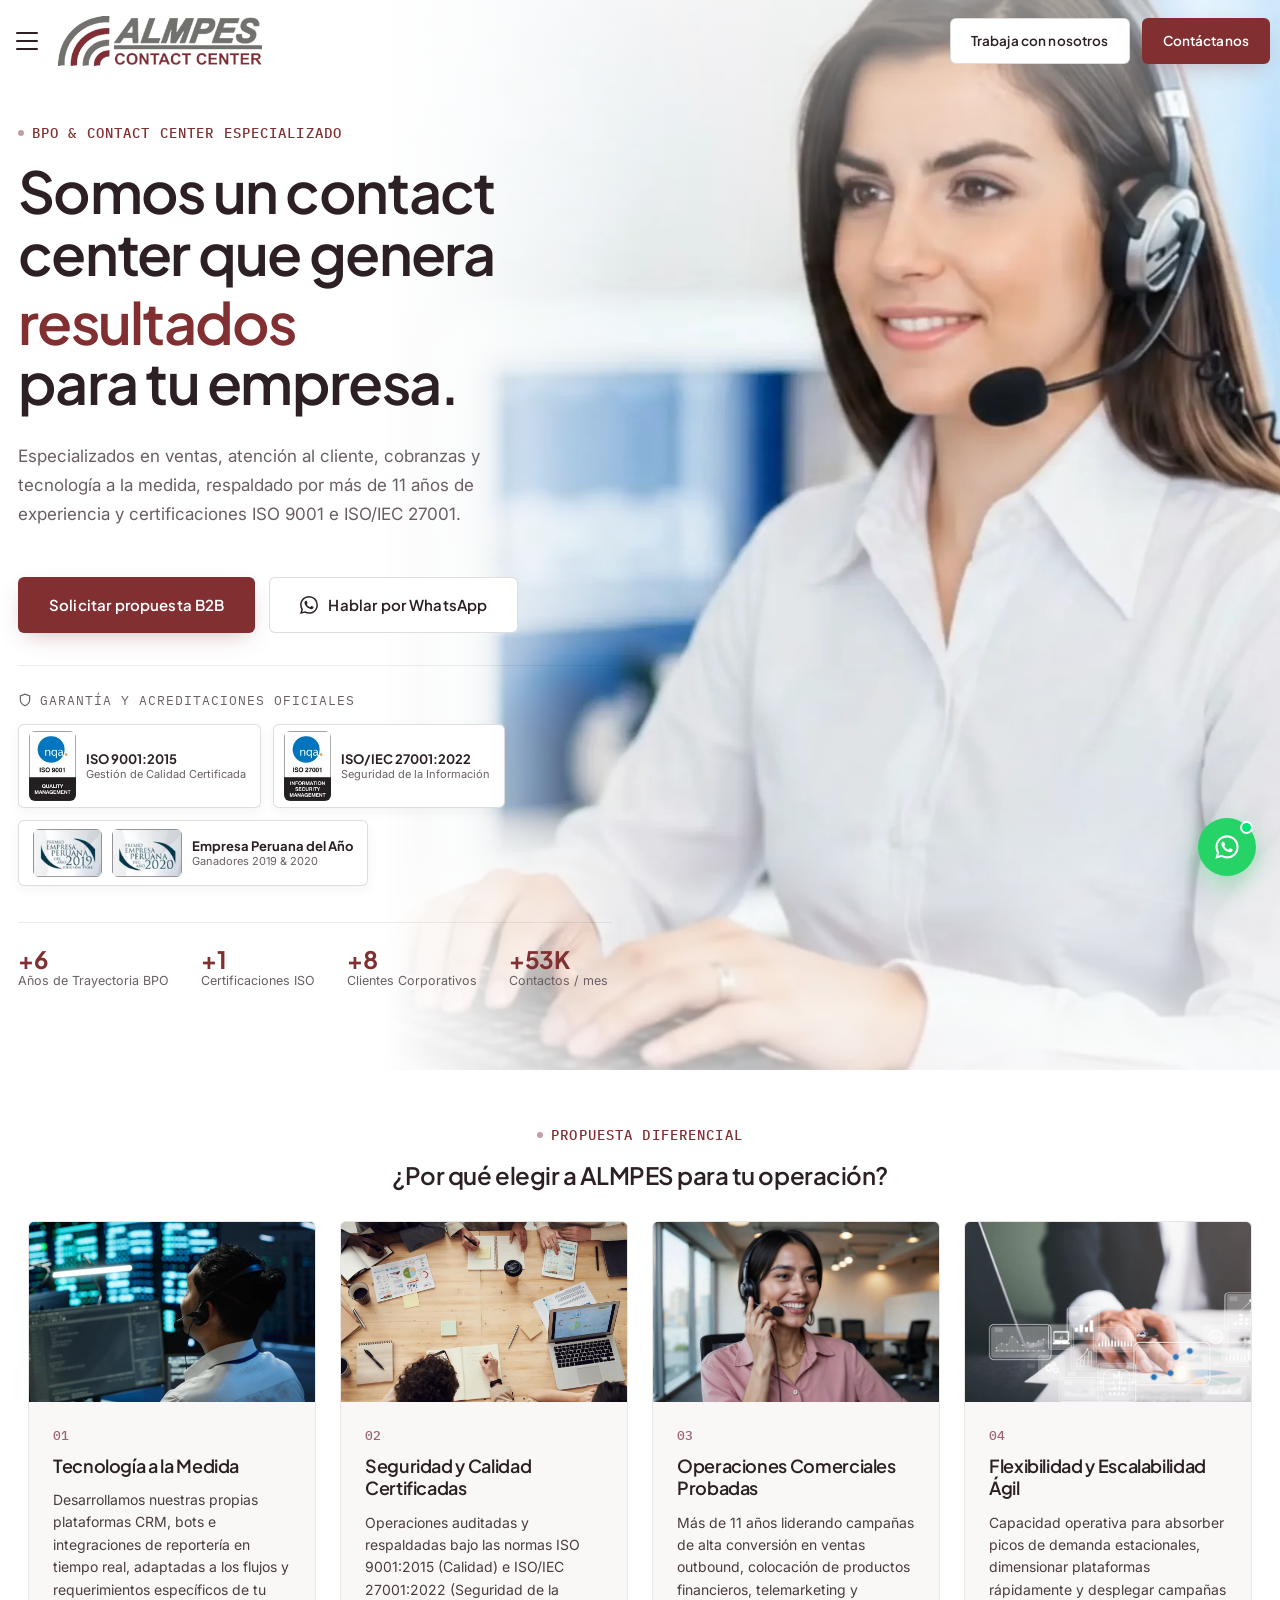
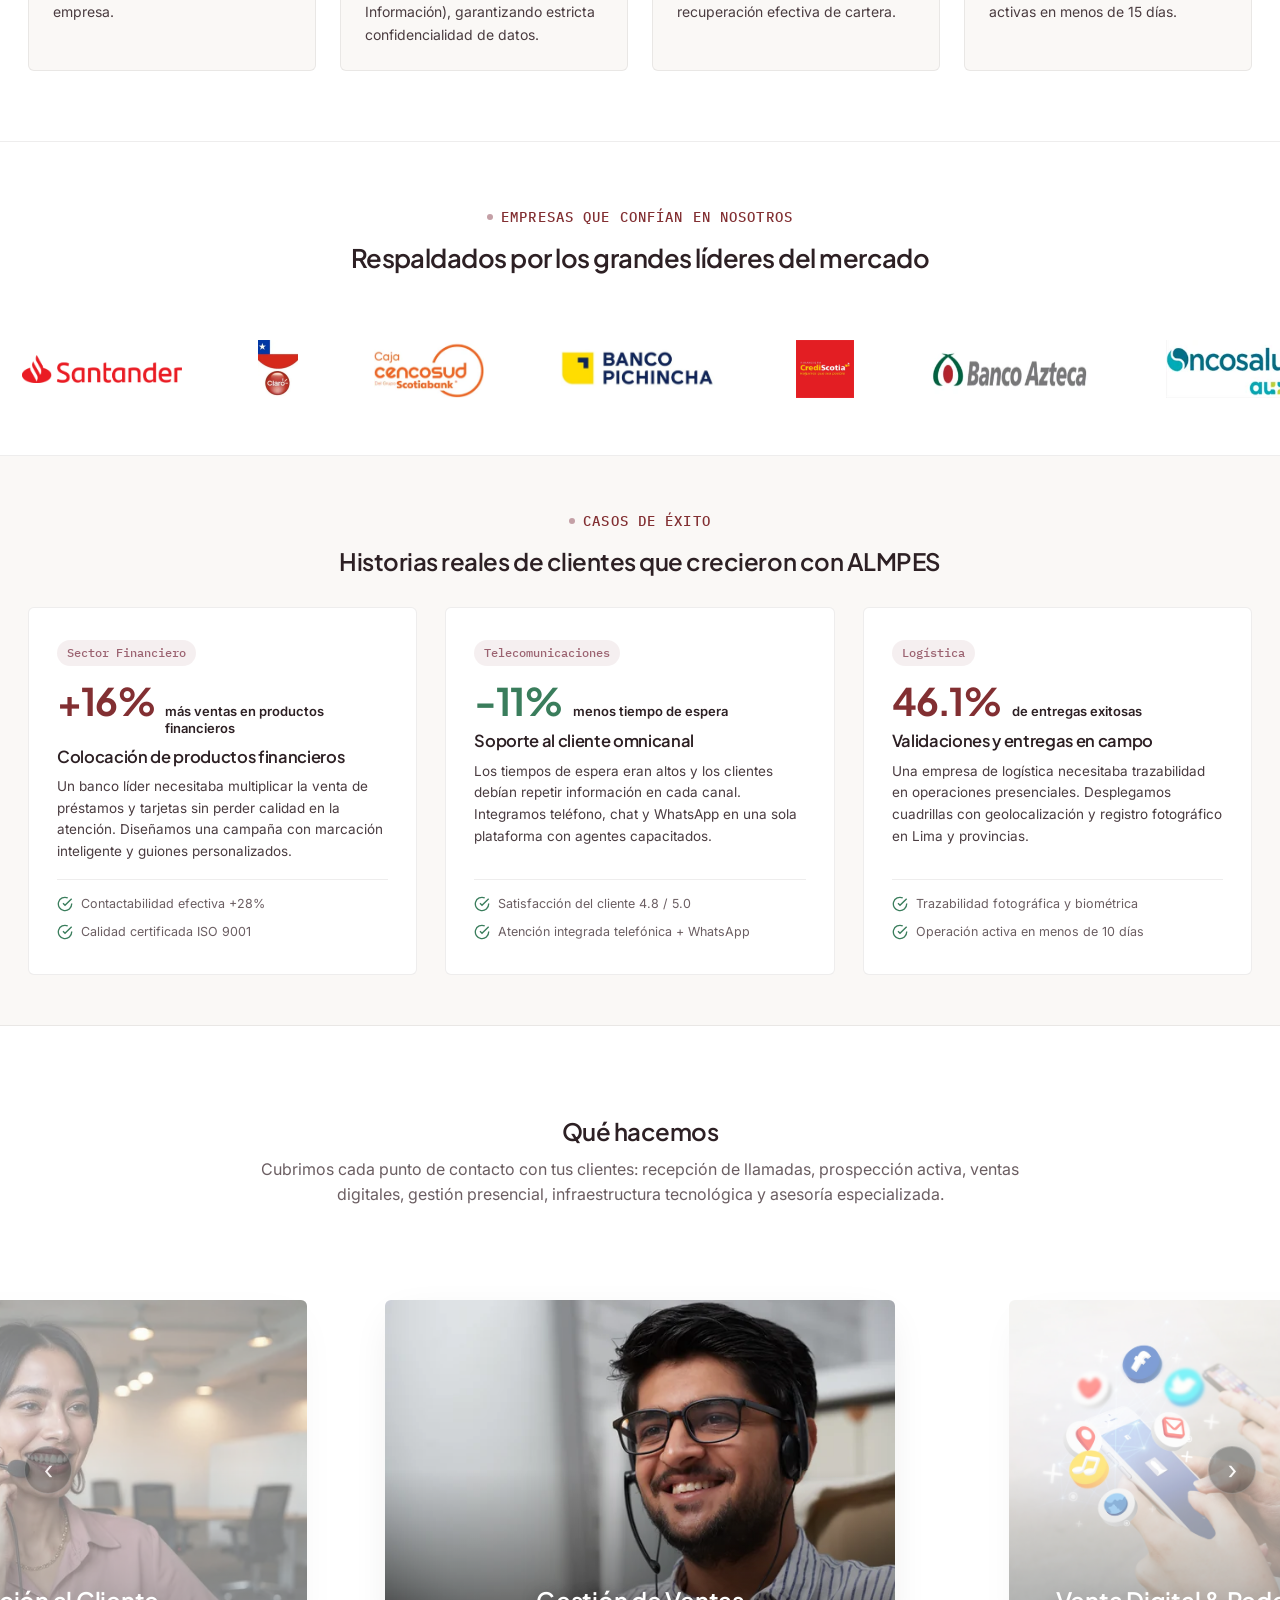
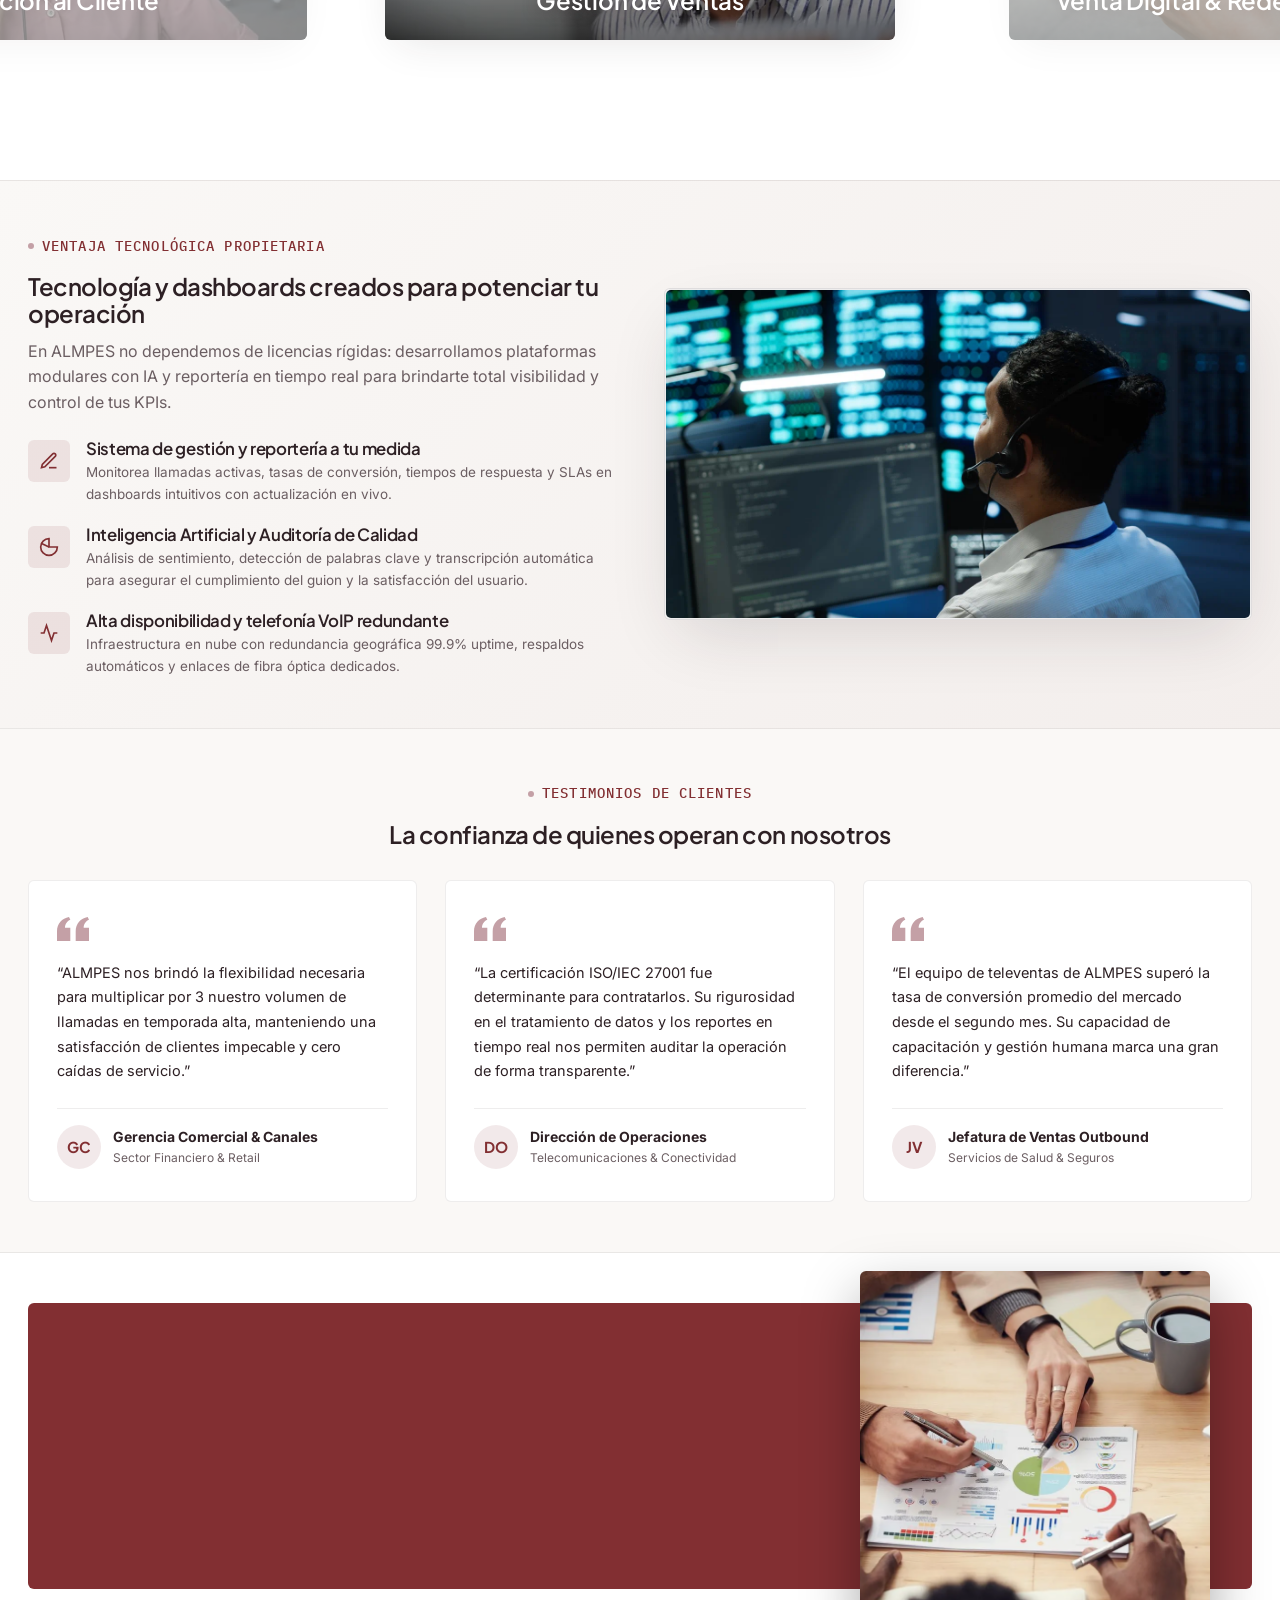
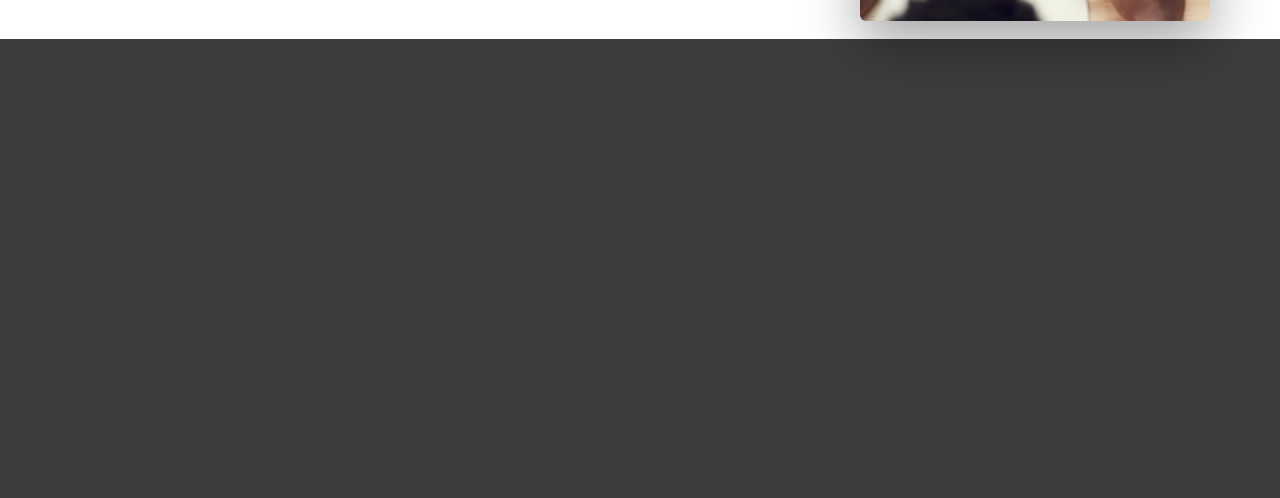
<file: index.html>
<!DOCTYPE html>
<html lang="es">
<head>
<meta charset="UTF-8">
<meta name="viewport" content="width=device-width, initial-scale=1.0">
<title>ALMPES Contact Center — BPO y Call Center en Lima, Perú</title>
<meta name="description" content="ALMPES Contact Center: servicios de atención inbound, outbound, consultoría especializada y hosting dedicado para tu operación de call center en Lima, Perú.">
<link rel="icon" href="assets/favicon.ico">
<link rel="stylesheet" href="css/styles.css?v=20260916">
<link rel="preconnect" href="https://fonts.googleapis.com">
<link rel="preconnect" href="https://fonts.gstatic.com" crossorigin>
<link href="https://fonts.googleapis.com/css2?family=Plus+Jakarta+Sans:ital,wght@0,400;0,500;0,600;0,700;1,400&family=Inter:wght@400;500;600;700&family=IBM+Plex+Mono:wght@400;500&display=swap" rel="stylesheet" media="print">
<noscript><link href="https://fonts.googleapis.com/css2?family=Plus+Jakarta+Sans:ital,wght@0,400;0,500;0,600;0,700;1,400&family=Inter:wght@400;500;600;700&family=IBM+Plex+Mono:wght@400;500&display=swap" rel="stylesheet"></noscript>
<meta property="og:type" content="website">
<meta property="og:site_name" content="ALMPES Contact Center">
<meta property="og:locale" content="es_PE">
<meta property="og:image" content="https://www.almpes.com/assets/og-social.webp">
<meta property="og:title" content="ALMPES Contact Center — BPO y Call Center en Lima, Perú">
<meta property="og:description" content="ALMPES Contact Center: servicios de atención inbound, outbound, consultoría especializada y hosting dedicado para tu operación de call center en Lima, Perú.">
<meta property="og:url" content="https://www.almpes.com/">
<meta property="og:image:width" content="1200">
<meta property="og:image:height" content="630">
<meta name="twitter:card" content="summary_large_image">
<link rel="canonical" href="https://www.almpes.com/">
<script type="application/ld+json">
{
  "@context": "https://schema.org",
  "@type": "Organization",
  "name": "ALMPES Contact Center",
  "legalName": "ALMPES PERU INVESTMENTS S.A.C.",
  "url": "https://www.almpes.com",
  "logo": "https://www.almpes.com/assets/logo-almpes.webp",
  "description": "BPO y Contact Center en Lima, Perú. Servicios de atención al cliente, ventas, consultoría e infraestructura.",
  "address": {
    "@type": "PostalAddress",
    "streetAddress": "Calle Bolívar 472",
    "addressLocality": "Miraflores",
    "addressRegion": "Lima",
    "postalCode": "15074",
    "addressCountry": "PE"
  },
  "telephone": "+51-1-748-1008",
  "email": "contactos@almpes.com",
  "sameAs": [
    "https://www.linkedin.com/company/almpes-contact-center/",
    "https://www.instagram.com/almpesperu/",
    "https://www.tiktok.com/@almpescontactcenter"
  ]
}
</script>
</head>
<body>

<div id="page-loader" class="page-loader" aria-hidden="true"></div>
<noscript><style>#page-loader{display:none!important}</style></noscript>

<header class="site-header" data-od-id="site-header">
  <div class="container nav-wrap">
    <button class="nav-toggle" aria-label="Abrir menú" aria-expanded="false" aria-controls="nav-drawer"><span></span><span></span><span></span></button>
    <a href="index.html" class="brand">
      <img src="assets/logo-almpes.webp" alt="ALMPES Contact Center" width="346" height="85" loading="eager" decoding="async">
    </a>
    <div class="header-actions">
      <a href="trabaja.html" class="btn btn--ghost btn--sm">Trabaja con nosotros</a>
      <a href="contacto.html" class="btn btn--accent btn--sm">Contáctanos</a>
    </div>
  </div>
</header>

<div class="nav-drawer" id="nav-drawer" aria-hidden="true" inert>
  <div class="nav-drawer-head">
    <a href="index.html" class="brand">
      <img src="assets/logo-almpes-white.webp" alt="ALMPES Contact Center" width="346" height="85" loading="eager" decoding="async">
    </a>
    <button class="nav-close" aria-label="Cerrar menú">
      <svg aria-hidden="true" focusable="false" width="24" height="24" viewBox="0 0 24 24" fill="none" stroke="currentColor" stroke-width="2" stroke-linecap="round" stroke-linejoin="round"><line x1="18" y1="6" x2="6" y2="18"/><line x1="6" y1="6" x2="18" y2="18"/></svg>
    </button>
  </div>
  <nav class="nav-main" aria-label="Menú principal">
    <ul>
      <li><a href="index.html" class="active">Inicio</a></li>
      <li class="has-sub">
        <a href="#" role="button">¿Por qué ALMPES?<span class="sub-arrow"></span></a>
        <ul class="sub-menu">
          <li><a href="nosotros.html">Nosotros</a></li>
          <li><a href="politica-sistema-integrado-gestion.html">Política del Sistema Integrado de Gestión</a></li>
          <li><a href="politica-diversidad-inclusion.html">Política de Diversidad e Inclusión</a></li>
        </ul>
      </li>
      <li class="has-sub">
          <a href="#" role="button">Servicios<span class="sub-arrow"></span></a>
          <ul class="sub-menu">
            <li><a href="inbound.html">Atención al Cliente</a></li>
            <li><a href="outbound.html">Gestión de Ventas</a></li>
            <li><a href="venta-digital.html">Venta Digital &amp; Redes Sociales</a></li>
            <li><a href="campo.html">Gestión en Campo</a></li>
            <li><a href="consultoria.html">Asesoría Especializada</a></li>
            <li><a href="hosting.html">Infraestructura Dedicada</a></li>
            <li><a href="servicios.html">Ver todos los servicios</a></li>
          </ul>
        </li>
      <li><a href="preguntas-frecuentes.html">Preguntas Frecuentes</a></li>
    </ul>
  </nav>
  <div class="nav-drawer-foot">
    <a href="trabaja.html" class="btn btn--accent btn--full">Trabaja con nosotros</a>
    <a href="contacto.html" class="btn btn--ghost btn--full">Contáctanos</a>
    <div class="social-links">
      <a href="https://facebook.com/almpes/" target="_blank" rel="noopener" aria-label="Facebook">
        <svg aria-hidden="true" focusable="false" width="18" height="18" viewBox="0 0 24 24" fill="currentColor"><path d="M18 2h-3a5 5 0 0 0-5 5v3H7v4h3v8h4v-8h3l1-4h-4V7a1 1 0 0 1 1-1h3z"/></svg>
      </a>
      <a href="https://www.instagram.com/almpesperu/" target="_blank" rel="noopener" aria-label="Instagram">
        <svg aria-hidden="true" focusable="false" width="18" height="18" viewBox="0 0 24 24" fill="none" stroke="currentColor" stroke-width="2" stroke-linecap="round" stroke-linejoin="round"><rect x="2" y="2" width="20" height="20" rx="5"/><circle cx="12" cy="12" r="5"/><circle cx="17.5" cy="6.5" r="1.5"/></svg>
      </a>
      <a href="https://www.tiktok.com/@almpescontactcenter" target="_blank" rel="noopener" aria-label="TikTok">
        <svg aria-hidden="true" focusable="false" width="18" height="18" viewBox="0 0 24 24" fill="currentColor"><path d="M19.59 6.69a4.83 4.83 0 0 1-3.77-4.25V2h-3.45v13.67a2.89 2.89 0 0 1-2.88 2.5 2.89 2.89 0 0 1-2.89-2.89 2.89 2.89 0 0 1 2.89-2.89c.28 0 .54.04.79.1v-3.5a6.37 6.37 0 0 0-.79-.05A6.34 6.34 0 0 0 3.15 15a6.34 6.34 0 0 0 6.34 6.34 6.34 6.34 0 0 0 6.34-6.34V8.75a8.18 8.18 0 0 0 4.76 1.52V6.81a4.84 4.84 0 0 1-1-.12z"/></svg>
      </a>
      <a href="https://www.linkedin.com/company/almpes-contact-center/" target="_blank" rel="noopener" aria-label="LinkedIn">
        <svg aria-hidden="true" focusable="false" width="18" height="18" viewBox="0 0 24 24" fill="currentColor"><path d="M20.447 20.452h-3.554v-5.569c0-1.328-.027-3.037-1.852-3.037-1.853 0-2.136 1.445-2.136 2.939v5.667H9.351V9h3.414v1.561h.046c.477-.9 1.637-1.85 3.37-1.85 3.601 0 4.267 2.37 4.267 5.455v6.286zM5.337 7.433a2.062 2.062 0 0 1-2.063-2.065 2.064 2.064 0 1 1 2.063 2.065zm1.782 13.019H3.555V9h3.564v11.452zM22.225 0H1.771C.792 0 0 .774 0 1.729v20.542C0 23.227.792 24 1.771 24h20.451C23.2 24 24 23.227 24 22.271V1.729C24 .774 23.2 0 22.222 0h.003z"/></svg>
      </a>
    </div>
  </div>
</div>
<div class="nav-overlay"></div>

<main>

<!-- Hero Section Directo y de Alto Impacto -->
<section class="hero" data-od-id="hero">
  <div class="hero-bg">
    <video class="hero-video" autoplay muted loop playsinline preload="metadata" aria-hidden="true" poster="assets/hero-bg.webp?v=20260915c">
      <source src="assets/videoheroAlmpes.mp4" type="video/mp4">
    </video>
    <div class="hero-bg-overlay">
      <span class="hero-bg-sub">BPO · Contact Center</span>
      <strong class="hero-bg-title">+11 años impulsando operaciones B2B</strong>
    </div>
  </div>
  <div class="container hero-grid">
    <div>
      <div class="hero-text-stack">
        <div class="hero-text-slide">
          <span class="eyebrow">BPO &amp; Contact Center Especializado</span>
          <h1>Somos un contact center que genera <span class="hero-rotate"><span class="hero-rotate-word hero-rotate-word--active">resultados</span><span class="hero-rotate-word">eficiencia</span><span class="hero-rotate-word">rentabilidad</span><span class="hero-rotate-word">crecimiento</span></span> <span class="hero-rotate-cta">para tu empresa.</span></h1>
          <p class="hero-lead">Especializados en ventas, atención al cliente, cobranzas y tecnología a la medida, respaldado por más de 11 años de experiencia y certificaciones ISO 9001 e ISO/IEC 27001.</p>
        </div>
      </div>
      <div class="hero-ctas">
        <a href="contacto.html" class="btn btn--accent">Solicitar propuesta B2B</a>
        <a href="https://wa.me/51957250995?text=Hola%20ALMPES%2C%20quisiera%20solicitar%20una%20propuesta%20comercial%20para%20mi%20empresa." class="btn btn--ghost" target="_blank" rel="noopener"><svg aria-hidden="true" focusable="false" width="18" height="18" viewBox="0 0 24 24" fill="currentColor"><path d="M17.472 14.382c-.297-.149-1.758-.867-2.03-.967-.273-.099-.471-.148-.67.15-.197.297-.767.966-.94 1.164-.173.199-.347.223-.644.075-.297-.15-1.255-.463-2.39-1.475-.883-.788-1.48-1.761-1.653-2.059-.173-.297-.018-.458.13-.606.134-.133.298-.347.446-.52.149-.174.198-.298.298-.497.099-.198.05-.371-.025-.52-.075-.149-.669-1.612-.916-2.207-.242-.579-.487-.5-.669-.51-.173-.008-.371-.01-.57-.01-.198 0-.52.074-.792.372-.272.297-1.04 1.016-1.04 2.479 0 1.462 1.065 2.875 1.213 3.074.149.198 2.096 3.2 5.077 4.487.709.306 1.262.489 1.694.625.712.227 1.36.195 1.871.118.571-.085 1.758-.719 2.006-1.413.248-.694.248-1.289.173-1.413-.074-.124-.272-.198-.57-.347m-5.421 7.403h-.004a9.87 9.87 0 01-5.031-1.378l-.361-.214-3.741.982.998-3.648-.235-.374a9.86 9.86 0 01-1.51-5.26c.001-5.45 4.436-9.884 9.888-9.884 2.64 0 5.122 1.03 6.988 2.898a9.825 9.825 0 012.893 6.994c-.003 5.45-4.437 9.884-9.885 9.884m8.413-18.297A11.815 11.815 0 0012.05 0C5.495 0 .16 5.335.157 11.892c0 2.096.547 4.142 1.588 5.945L.057 24l6.305-1.654a11.882 11.882 0 005.683 1.448h.005c6.554 0 11.89-5.335 11.893-11.893a11.821 11.821 0 00-3.48-8.413z"/></svg>Hablar por WhatsApp</a>
      </div>

      <!-- Badges de Certificación Oficiales -->
      <div class="hero-badges-wrap">
        <div class="hero-badges-title">
          <svg aria-hidden="true" focusable="false" width="14" height="14" viewBox="0 0 24 24" fill="none" stroke="currentColor" stroke-width="2"><path d="M12 22s8-4 8-10V5l-8-3-8 3v7c0 6 8 10 8 10z"/></svg>
          Garantía y Acreditaciones Oficiales
        </div>
        <div class="hero-badges-grid">
          <div class="hero-badge-item hero-badge-item--seal">
            <img src="assets/NQA_ISO9001.webp" alt="ISO 9001:2015" class="hero-badge-seal" width="85" height="127" loading="eager" decoding="async">
            <div class="hero-badge-text">
              <b>ISO 9001:2015</b>
              <span>Gestión de Calidad Certificada</span>
            </div>
          </div>
          <div class="hero-badge-item hero-badge-item--seal">
            <img src="assets/NQA_ISO27001_CMYK.webp" alt="ISO/IEC 27001:2022" class="hero-badge-seal" width="85" height="127" loading="eager" decoding="async">
            <div class="hero-badge-text">
              <b>ISO/IEC 27001:2022</b>
              <span>Seguridad de la Información</span>
            </div>
          </div>
          <div class="hero-badge-item">
            <img src="assets/premio2019.webp" alt="Premio Empresa Peruana 2019" class="hero-badge-award" width="97" height="67" loading="eager" decoding="async">
            <img src="assets/premio2020.webp" alt="Premio Empresa Peruana 2020" class="hero-badge-award" width="97" height="67" loading="eager" decoding="async">
            <div class="hero-badge-text">
              <b>Empresa Peruana del Año</b>
              <span>Ganadores 2019 &amp; 2020</span>
            </div>
          </div>
        </div>
      </div>

      <!-- Métricas de Alto Impacto Inmediatas -->
      <div class="hero-stats-row">
        <div class="hero-stat">
          <span class="counter-value" data-target="11" data-prefix="+">+11</span>
          <span class="hero-stat-label">Años de Trayectoria BPO</span>
        </div>
        <div class="hero-stat">
          <span class="counter-value" data-target="2" data-prefix="+">+2</span>
          <span class="hero-stat-label">Certificaciones ISO</span>
        </div>
        <div class="hero-stat">
          <span class="counter-value" data-target="15" data-prefix="+">+15</span>
          <span class="hero-stat-label">Clientes Corporativos</span>
        </div>
        <div class="hero-stat">
          <span class="counter-value" data-target="100" data-prefix="+" data-suffix="K">+100K</span>
          <span class="hero-stat-label">Contactos / mes</span>
        </div>
      </div>
    </div>
  </div>
</section>

<!-- 4 Pilares Estratégicos Diferenciales -->
<section class="section why-section" data-od-id="why-almpes">
  <div class="container">
    <div class="section-head center">
      <span class="eyebrow reveal reveal-left">Propuesta Diferencial</span>
      <h2 class="reveal reveal-delay-1 reveal-left">¿Por qué elegir a ALMPES para tu operación?</h2>
    </div>

    <div class="why-grid">
      <div class="why-card reveal reveal-delay-1">
        <div class="why-card-img">
          <img src="assets/img/colleagues-working-together-call-center-office.webp" alt="Tecnología a la medida ALMPES" width="400" height="225" loading="lazy" decoding="async">
        </div>
        <div class="why-card-body">
          <span class="why-num">01</span>
          <h3>Tecnología a la Medida</h3>
          <p>Desarrollamos nuestras propias plataformas CRM, bots e integraciones de reportería en tiempo real, adaptadas a los flujos y requerimientos específicos de tu empresa.</p>
        </div>
      </div>

      <div class="why-card reveal reveal-delay-2">
        <div class="why-card-img">
          <img src="assets/img/team-call-center.webp" alt="Seguridad y calidad certificadas ALMPES" width="400" height="260" loading="lazy" decoding="async">
        </div>
        <div class="why-card-body">
          <span class="why-num">02</span>
          <h3>Seguridad y Calidad Certificadas</h3>
          <p>Operaciones auditadas y respaldadas bajo las normas ISO 9001:2015 (Calidad) e ISO/IEC 27001:2022 (Seguridad de la Información), garantizando estricta confidencialidad de datos.</p>
        </div>
      </div>

      <div class="why-card reveal reveal-delay-3">
        <div class="why-card-img">
          <img src="assets/img/hispanic_call.webp" alt="Operaciones comerciales probadas ALMPES" width="400" height="260" loading="lazy" decoding="async">
        </div>
        <div class="why-card-body">
          <span class="why-num">03</span>
          <h3>Operaciones Comerciales Probadas</h3>
          <p>Más de 11 años liderando campañas de alta conversión en ventas outbound, colocación de productos financieros, telemarketing y recuperación efectiva de cartera.</p>
        </div>
      </div>

      <div class="why-card reveal reveal-delay-4">
        <div class="why-card-img">
          <img src="assets/img/trabaja-crecimiento.webp" alt="Flexibilidad y escalabilidad ágil ALMPES" width="400" height="225" loading="lazy" decoding="async">
        </div>
        <div class="why-card-body">
          <span class="why-num">04</span>
          <h3>Flexibilidad y Escalabilidad Ágil</h3>
          <p>Capacidad operativa para absorber picos de demanda estacionales, dimensionar plataformas rápidamente y desplegar campañas activas en menos de 15 días.</p>
        </div>
      </div>
    </div>
  </div>
</section>

<!-- Carrusel de Clientes Top (Social Proof) -->
<section class="clients-marquee-section" data-od-id="clients-marquee-section">
  <div class="container">
    <div class="section-head center">
      <span class="eyebrow reveal reveal-left">Empresas que confían en nosotros</span>
      <h2 class="reveal reveal-delay-1 reveal-left">Respaldados por los grandes líderes del mercado</h2>
    </div>
  </div>
  <div class="clients-marquee-track reveal">
    <div class="client-logo-card"><img src="assets/clientes/santander.webp" alt="Santander" class="client-logo-img" width="1534" height="267" loading="lazy" decoding="async"></div>
    <div class="client-logo-card"><img src="assets/clientes/claro.webp" alt="Claro Perú" class="client-logo-img" width="160" height="232" loading="lazy" decoding="async"></div>
    <div class="client-logo-card"><img src="assets/clientes/cencosud.webp" alt="Tarjeta Cencosud / Scotiabank" class="client-logo-img" width="247" height="130" loading="lazy" decoding="async"></div>
    <div class="client-logo-card"><img src="assets/clientes/bancopichincha.webp" alt="Banco Pichincha" class="client-logo-img" width="689" height="196" loading="lazy" decoding="async"></div>
    <div class="client-logo-card"><img src="assets/clientes/crediscotia.webp" alt="CrediScotia" class="client-logo-img" width="300" height="300" loading="lazy" decoding="async"></div>
    <div class="client-logo-card"><img src="assets/clientes/bancoazteca.webp" alt="Banco Azteca" class="client-logo-img" width="276" height="87" loading="lazy" decoding="async"></div>
    <div class="client-logo-card"><img src="assets/clientes/oncosalud.webp" alt="Oncosalud / Auna" class="client-logo-img" width="210" height="88" loading="lazy" decoding="async"></div>
    <div class="client-logo-card"><img src="assets/clientes/baldecash.webp" alt="BaldeCash" class="client-logo-img" width="190" height="152" loading="lazy" decoding="async"></div>
    <div class="client-logo-card"><img src="assets/clientes/mota-engil.webp" alt="Mota-Engil" class="client-logo-img" width="2563" height="1518" loading="lazy" decoding="async"></div>
    <div class="client-logo-card"><img src="assets/clientes/calidda.webp" alt="Cálidda" class="client-logo-img" width="300" height="94" loading="lazy" decoding="async"></div>
    <div class="client-logo-card"><img src="assets/clientes/ideoforma.webp" alt="Ideoforma" class="client-logo-img" width="364" height="112" loading="lazy" decoding="async"></div>
    <div class="client-logo-card"><img src="assets/clientes/quimoleo.webp" alt="Quimoleo" class="client-logo-img" width="258" height="82" loading="lazy" decoding="async"></div>
    <div class="client-logo-card"><img src="assets/clientes/sip.webp" alt="Sip" class="client-logo-img" width="108" height="108" loading="lazy" decoding="async"></div>

    <div class="client-logo-card"><img src="assets/clientes/santander.webp" alt="Santander" class="client-logo-img" width="1534" height="267" loading="lazy" decoding="async"></div>
    <div class="client-logo-card"><img src="assets/clientes/claro.webp" alt="Claro Perú" class="client-logo-img" width="160" height="232" loading="lazy" decoding="async"></div>
    <div class="client-logo-card"><img src="assets/clientes/cencosud.webp" alt="Tarjeta Cencosud / Scotiabank" class="client-logo-img" width="247" height="130" loading="lazy" decoding="async"></div>
    <div class="client-logo-card"><img src="assets/clientes/bancopichincha.webp" alt="Banco Pichincha" class="client-logo-img" width="689" height="196" loading="lazy" decoding="async"></div>
    <div class="client-logo-card"><img src="assets/clientes/crediscotia.webp" alt="CrediScotia" class="client-logo-img" width="300" height="300" loading="lazy" decoding="async"></div>
    <div class="client-logo-card"><img src="assets/clientes/bancoazteca.webp" alt="Banco Azteca" class="client-logo-img" width="276" height="87" loading="lazy" decoding="async"></div>
  </div>
</section>

<!-- Casos de Éxito & Resultados Comprobados -->
<section class="section cases-section" data-od-id="cases-section">
  <div class="container">
    <div class="section-head center">
      <span class="eyebrow reveal reveal-left">Casos de Éxito</span>
      <h2 class="reveal reveal-delay-1 reveal-left">Historias reales de clientes que crecieron con ALMPES</h2>
    </div>

    <div class="cases-grid">
      <div class="case-card reveal reveal-delay-1">
        <span class="case-sector-badge">Sector Financiero</span>
        <div class="case-metric">
          <span class="case-metric-val counter-value" data-target="35" data-prefix="+" data-suffix="%">+35%</span>
          <span class="case-metric-label">más ventas en productos financieros</span>
        </div>
        <h3>Colocación de productos financieros</h3>
        <p>Un banco líder necesitaba multiplicar la venta de préstamos y tarjetas sin perder calidad en la atención. Diseñamos una campaña con marcación inteligente y guiones personalizados.</p>
        <div class="case-results-list">
          <div class="case-result-item">
            <svg aria-hidden="true" focusable="false" width="16" height="16" viewBox="0 0 24 24" fill="none" stroke="currentColor" stroke-width="2"><path d="M22 11.08V12a10 10 0 1 1-5.93-9.14"/><polyline points="22 4 12 14.01 9 11.01"/></svg>
            <span>Contactabilidad efectiva +28%</span>
          </div>
          <div class="case-result-item">
            <svg aria-hidden="true" focusable="false" width="16" height="16" viewBox="0 0 24 24" fill="none" stroke="currentColor" stroke-width="2"><path d="M22 11.08V12a10 10 0 1 1-5.93-9.14"/><polyline points="22 4 12 14.01 9 11.01"/></svg>
            <span>Calidad certificada ISO 9001</span>
          </div>
        </div>
      </div>

      <div class="case-card reveal reveal-delay-2">
        <span class="case-sector-badge">Telecomunicaciones</span>
        <div class="case-metric">
          <span class="case-metric-val counter-value" data-target="25" data-prefix="-" data-suffix="%" style="color:var(--success);">-25%</span>
          <span class="case-metric-label">menos tiempo de espera</span>
        </div>
        <h3>Soporte al cliente omnicanal</h3>
        <p>Los tiempos de espera eran altos y los clientes debían repetir información en cada canal. Integramos teléfono, chat y WhatsApp en una sola plataforma con agentes capacitados.</p>
        <div class="case-results-list">
          <div class="case-result-item">
            <svg aria-hidden="true" focusable="false" width="16" height="16" viewBox="0 0 24 24" fill="none" stroke="currentColor" stroke-width="2"><path d="M22 11.08V12a10 10 0 1 1-5.93-9.14"/><polyline points="22 4 12 14.01 9 11.01"/></svg>
            <span>Satisfacción del cliente 4.8 / 5.0</span>
          </div>
          <div class="case-result-item">
            <svg aria-hidden="true" focusable="false" width="16" height="16" viewBox="0 0 24 24" fill="none" stroke="currentColor" stroke-width="2"><path d="M22 11.08V12a10 10 0 1 1-5.93-9.14"/><polyline points="22 4 12 14.01 9 11.01"/></svg>
            <span>Atención integrada telefónica + WhatsApp</span>
          </div>
        </div>
      </div>

      <div class="case-card reveal reveal-delay-3">
        <span class="case-sector-badge">Logística</span>
        <div class="case-metric">
          <span class="case-metric-val counter-value" data-target="99" data-prefix="" data-suffix=".1%">99.1%</span>
          <span class="case-metric-label">de entregas exitosas</span>
        </div>
        <h3>Validaciones y entregas en campo</h3>
        <p>Una empresa de logística necesitaba trazabilidad en operaciones presenciales. Desplegamos cuadrillas con geolocalización y registro fotográfico en Lima y provincias.</p>
        <div class="case-results-list">
          <div class="case-result-item">
            <svg aria-hidden="true" focusable="false" width="16" height="16" viewBox="0 0 24 24" fill="none" stroke="currentColor" stroke-width="2"><path d="M22 11.08V12a10 10 0 1 1-5.93-9.14"/><polyline points="22 4 12 14.01 9 11.01"/></svg>
            <span>Trazabilidad fotográfica y biométrica</span>
          </div>
          <div class="case-result-item">
            <svg aria-hidden="true" focusable="false" width="16" height="16" viewBox="0 0 24 24" fill="none" stroke="currentColor" stroke-width="2"><path d="M22 11.08V12a10 10 0 1 1-5.93-9.14"/><polyline points="22 4 12 14.01 9 11.01"/></svg>
            <span>Operación activa en menos de 10 días</span>
          </div>
        </div>
      </div>
    </div>
  </div>
</section>

<!-- Slider de Soluciones BPO (Expanding Collection) -->
<section class="section" data-od-id="services-section">
  <div class="container">
    <div class="section-head center">
      <span class="eyebrow reveal reveal-left">Nuestras Soluciones BPO</span>
      <h2 class="reveal reveal-delay-1 reveal-left">Qué hacemos</h2>
      <p class="reveal reveal-delay-2">Cubrimos cada punto de contacto con tus clientes: recepción de llamadas, prospección activa, ventas digitales, gestión presencial, infraestructura tecnológica y asesoría especializada.</p>
    </div>
  </div>

  <div class="expanding-collection" data-od-id="services-slider">
    <div class="swiper">
      <div class="swiper-wrapper">

        <div class="swiper-slide">
          <div class="expanding-collection-container">
            <div class="expanding-collection-content">
              <div class="expanding-collection-content-inner">
                <div class="ec-panel">
                  <p>Recepción de llamadas, resolución de reclamos, soporte técnico multinivel, help desk y atención omnicanal (chat y correo).</p>
                  <a href="inbound.html" class="svc-link">Conocer servicio →</a>
                </div>
              </div>
            </div>
            <div class="expanding-collection-cover">
              <img src="assets/img/svc-atencion-v2.webp" alt="Atención al Cliente" width="600" height="400" loading="lazy" decoding="async">
              <span class="ec-cover-title">Atención al Cliente</span>
            </div>
          </div>
        </div>

        <div class="swiper-slide">
          <div class="expanding-collection-container">
            <div class="expanding-collection-content">
              <div class="expanding-collection-content-inner">
                <div class="ec-panel">
                  <p>Campañas de telemarketing de alta conversión, recuperación de cartera / cobranzas, encuestas de satisfacción y agendamiento de citas.</p>
                  <a href="outbound.html" class="svc-link">Conocer servicio →</a>
                </div>
              </div>
            </div>
            <div class="expanding-collection-cover">
              <img src="assets/img/svc-ventas-v2.webp" alt="Gestión de Ventas" width="600" height="400" loading="lazy" decoding="async">
              <span class="ec-cover-title">Gestión de Ventas</span>
            </div>
          </div>
        </div>

        <div class="swiper-slide">
          <div class="expanding-collection-container">
            <div class="expanding-collection-content">
              <div class="expanding-collection-content-inner">
                <div class="ec-panel">
                  <p>Captación de leads en redes sociales (Facebook/Instagram Ads), nutrición vía WhatsApp/Email y cierre con ejecutivos de ventas.</p>
                  <a href="venta-digital.html" class="svc-link">Conocer servicio →</a>
                </div>
              </div>
            </div>
            <div class="expanding-collection-cover">
              <img src="assets/img/venta-digital-hero.webp" alt="Venta Digital y Redes Sociales" width="2000" height="1549" loading="lazy" decoding="async">
              <span class="ec-cover-title">Venta Digital &amp; Redes Sociales</span>
            </div>
          </div>
        </div>

        <div class="swiper-slide">
          <div class="expanding-collection-container">
            <div class="expanding-collection-content">
              <div class="expanding-collection-content-inner">
                <div class="ec-panel">
                  <p>Ventas presenciales, cobranzas in situ, entrega de documentos contractuales y verificación domiciliaria con geolocalización.</p>
                  <a href="campo.html" class="svc-link">Conocer servicio →</a>
                </div>
              </div>
            </div>
            <div class="expanding-collection-cover">
              <img src="assets/img/campo-hero.webp" alt="Gestión en Campo" width="2000" height="1333" loading="lazy" decoding="async">
              <span class="ec-cover-title">Gestión en Campo</span>
            </div>
          </div>
        </div>

        <div class="swiper-slide">
          <div class="expanding-collection-container">
            <div class="expanding-collection-content">
              <div class="expanding-collection-content-inner">
                <div class="ec-panel">
                  <p>Servidores dedicados administrados, infraestructura en nube, telefonía VoIP corporativa, respaldos y redes VPN seguras.</p>
                  <a href="hosting.html" class="svc-link">Conocer servicio →</a>
                </div>
              </div>
            </div>
            <div class="expanding-collection-cover">
              <img src="assets/img/svc-infra-v2.webp" alt="Infraestructura y Plataforma Tecnológica" width="600" height="400" loading="lazy" decoding="async">
              <span class="ec-cover-title">Infraestructura Dedicada</span>
            </div>
          </div>
        </div>

        <div class="swiper-slide">
          <div class="expanding-collection-container">
            <div class="expanding-collection-content">
              <div class="expanding-collection-content-inner">
                <div class="ec-panel">
                  <p>Dimensionamiento de plataformas in-house, auditorías de calidad, consultoría en telefonía VoIP y sistemas SGSI.</p>
                  <a href="consultoria.html" class="svc-link">Conocer servicio →</a>
                </div>
              </div>
            </div>
            <div class="expanding-collection-cover">
              <img src="assets/img/svc-consultoria-v2.webp" alt="Consultoría BPO" width="600" height="400" loading="lazy" decoding="async">
              <span class="ec-cover-title">Asesoría Especializada</span>
            </div>
          </div>
        </div>

      </div>
    </div>
    <button class="ec-hover-zone ec-hover-zone--prev" type="button" aria-label="Servicio anterior">
      <span class="ec-zone-arrow" aria-hidden="true">&#8249;</span>
    </button>
    <button class="ec-hover-zone ec-hover-zone--next" type="button" aria-label="Siguiente servicio">
      <span class="ec-zone-arrow" aria-hidden="true">&#8250;</span>
    </button>
  </div>
</section>

<!-- Ventaja Tecnológica Propietaria & Mockup Dashboard -->
<section class="section tech-diff-section" data-od-id="tech-diff-section">
  <div class="container">
    <div class="tech-grid">
      <div>
        <span class="eyebrow reveal reveal-left">Ventaja Tecnológica Propietaria</span>
        <h2 class="reveal reveal-delay-1 reveal-left">Tecnología y dashboards creados para potenciar tu operación</h2>
        <p class="reveal reveal-delay-2">En ALMPES no dependemos de licencias rígidas: desarrollamos plataformas modulares con IA y reportería en tiempo real para brindarte total visibilidad y control de tus KPIs.</p>
        
        <div class="tech-features-list">
          <div class="tech-feature-item reveal reveal-delay-1 reveal-left">
            <div class="tech-feature-icon">
              <svg aria-hidden="true" focusable="false" width="20" height="20" viewBox="0 0 24 24" fill="none" stroke="currentColor" stroke-width="2"><path d="M12 20h9"/><path d="M16.5 3.5a2.121 2.121 0 0 1 3 3L7 19l-4 1 1-4L16.5 3.5z"/></svg>
            </div>
            <div class="tech-feature-text">
              <h3>Sistema de gestión y reportería a tu medida</h3>
              <p>Monitorea llamadas activas, tasas de conversión, tiempos de respuesta y SLAs en dashboards intuitivos con actualización en vivo.</p>
            </div>
          </div>

          <div class="tech-feature-item reveal reveal-delay-2 reveal-left">
            <div class="tech-feature-icon">
              <svg aria-hidden="true" focusable="false" width="20" height="20" viewBox="0 0 24 24" fill="none" stroke="currentColor" stroke-width="2"><path d="M12 2a10 10 0 1 0 10 10H12V2z"/><path d="M12 12L2.5 7.5"/></svg>
            </div>
            <div class="tech-feature-text">
              <h3>Inteligencia Artificial y Auditoría de Calidad</h3>
              <p>Análisis de sentimiento, detección de palabras clave y transcripción automática para asegurar el cumplimiento del guion y la satisfacción del usuario.</p>
            </div>
          </div>

          <div class="tech-feature-item reveal reveal-delay-3 reveal-left">
            <div class="tech-feature-icon">
              <svg aria-hidden="true" focusable="false" width="20" height="20" viewBox="0 0 24 24" fill="none" stroke="currentColor" stroke-width="2"><path d="M22 12h-4l-3 9L9 3l-3 9H2"/></svg>
            </div>
            <div class="tech-feature-text">
              <h3>Alta disponibilidad y telefonía VoIP redundante</h3>
              <p>Infraestructura en nube con redundancia geográfica 99.9% uptime, respaldos automáticos y enlaces de fibra óptica dedicados.</p>
            </div>
          </div>
        </div>
      </div>

      <div class="tech-dashboard-mockup reveal reveal-delay-2 reveal-right">
        <div class="mockup-preview-img">
          <img src="assets/img/colleagues-working-together-call-center-office.webp" alt="Dashboard de Operaciones ALMPES" width="1280" height="720" loading="lazy" decoding="async">
        </div>
      </div>
    </div>
  </div>
</section>


<!-- Testimonios Corporativos -->
<section class="section testimonials-section" data-od-id="testimonials-section">
  <div class="container">
    <div class="section-head center">
      <span class="eyebrow reveal reveal-left">Testimonios de Clientes</span>
      <h2 class="reveal reveal-delay-1 reveal-left">La confianza de quienes operan con nosotros</h2>
    </div>

    <div class="testimonials-grid">
      <div class="testimonial-card reveal reveal-delay-1">
        <svg aria-hidden="true" focusable="false" width="32" height="32" viewBox="0 0 24 24" fill="currentColor" class="quote-icon"><path d="M14.017 21v-7.391c0-5.704 3.731-9.57 8.983-10.609l.995 2.151c-2.432.917-3.995 3.638-3.995 5.849h4v10h-9.983zm-14.017 0v-7.391c0-5.704 3.748-9.57 9-10.609l.996 2.151c-2.433.917-3.996 3.638-3.996 5.849h3.983v10h-9.983z"/></svg>
        <p class="testimonial-text">“ALMPES nos brindó la flexibilidad necesaria para multiplicar por 3 nuestro volumen de llamadas en temporada alta, manteniendo una satisfacción de clientes impecable y cero caídas de servicio.”</p>
        <div class="testimonial-author">
          <div class="author-avatar">GC</div>
          <div class="author-info">
            <strong>Gerencia Comercial &amp; Canales</strong>
            <span>Sector Financiero &amp; Retail</span>
          </div>
        </div>
      </div>

      <div class="testimonial-card reveal reveal-delay-2">
        <svg aria-hidden="true" focusable="false" width="32" height="32" viewBox="0 0 24 24" fill="currentColor" class="quote-icon"><path d="M14.017 21v-7.391c0-5.704 3.731-9.57 8.983-10.609l.995 2.151c-2.432.917-3.995 3.638-3.995 5.849h4v10h-9.983zm-14.017 0v-7.391c0-5.704 3.748-9.57 9-10.609l.996 2.151c-2.433.917-3.996 3.638-3.996 5.849h3.983v10h-9.983z"/></svg>
        <p class="testimonial-text">“La certificación ISO/IEC 27001 fue determinante para contratarlos. Su rigurosidad en el tratamiento de datos y los reportes en tiempo real nos permiten auditar la operación de forma transparente.”</p>
        <div class="testimonial-author">
          <div class="author-avatar">DO</div>
          <div class="author-info">
            <strong>Dirección de Operaciones</strong>
            <span>Telecomunicaciones &amp; Conectividad</span>
          </div>
        </div>
      </div>

      <div class="testimonial-card reveal reveal-delay-3">
        <svg aria-hidden="true" focusable="false" width="32" height="32" viewBox="0 0 24 24" fill="currentColor" class="quote-icon"><path d="M14.017 21v-7.391c0-5.704 3.731-9.57 8.983-10.609l.995 2.151c-2.432.917-3.995 3.638-3.995 5.849h4v10h-9.983zm-14.017 0v-7.391c0-5.704 3.748-9.57 9-10.609l.996 2.151c-2.433.917-3.996 3.638-3.996 5.849h3.983v10h-9.983z"/></svg>
        <p class="testimonial-text">“El equipo de televentas de ALMPES superó la tasa de conversión promedio del mercado desde el segundo mes. Su capacidad de capacitación y gestión humana marca una gran diferencia.”</p>
        <div class="testimonial-author">
          <div class="author-avatar">JV</div>
          <div class="author-info">
            <strong>Jefatura de Ventas Outbound</strong>
            <span>Servicios de Salud &amp; Seguros</span>
          </div>
        </div>
      </div>
    </div>
  </div>
</section>


<!-- Sección CTA Comercial -->
<section class="section section--cta-float" data-od-id="cta-section">
  <div class="container">
    <div class="cta-band reveal">
      <div class="cta-band-body">
        <span class="eyebrow eyebrow--rose">Impulsa tu Operación</span>
        <h2>¿Listo para optimizar la atención y ventas de tu empresa?</h2>
        <p>Analizamos tu operación in-house o actual proveedor sin costo y te presentamos una propuesta técnica y comercial a la medida.</p>
        <div class="cta-actions">
          <a href="contacto.html" class="btn btn--accent">Solicitar propuesta B2B</a>
          <a href="https://wa.me/51957250995?text=Hola%20ALMPES%2C%20quiero%20cotizar%20servicios%20BPO%20para%20mi%20empresa." class="btn btn--ghost" target="_blank" rel="noopener">WhatsApp directo</a>
        </div>
      </div>
    </div>
  </div>
  <div class="cta-float-img cta-float-img--right reveal reveal-fade">
    <div class="cta-float-img__inner">
      <img src="assets/img/contacto-team.webp" alt="Equipo de Operaciones ALMPES" width="1260" height="709" loading="lazy" decoding="async">
    </div>
  </div>
</section>

</main>

<footer class="site-footer reveal" data-od-id="footer">
  <div class="container">
    <div class="footer-grid">
      <div class="footer-brand">
        <img src="assets/logo-almpes.webp" alt="ALMPES Contact Center" width="346" height="85" loading="lazy" decoding="async">
        <p>Empresa especializada en soluciones BPO, Contact Center, ventas omnicanal y tecnología para empresas líderes en Perú.</p>
        <div class="social-links">
          <a href="https://facebook.com/almpes/" target="_blank" rel="noopener" aria-label="Facebook">
            <svg aria-hidden="true" focusable="false" width="18" height="18" viewBox="0 0 24 24" fill="currentColor"><path d="M18 2h-3a5 5 0 0 0-5 5v3H7v4h3v8h4v-8h3l1-4h-4V7a1 1 0 0 1 1-1h3z"/></svg>
          </a>
          <a href="https://www.instagram.com/almpesperu/" target="_blank" rel="noopener" aria-label="Instagram">
            <svg aria-hidden="true" focusable="false" width="18" height="18" viewBox="0 0 24 24" fill="none" stroke="currentColor" stroke-width="2" stroke-linecap="round" stroke-linejoin="round"><rect x="2" y="2" width="20" height="20" rx="5"/><circle cx="12" cy="12" r="5"/><circle cx="17.5" cy="6.5" r="1.5"/></svg>
          </a>
          <a href="https://www.tiktok.com/@almpescontactcenter" target="_blank" rel="noopener" aria-label="TikTok">
            <svg aria-hidden="true" focusable="false" width="18" height="18" viewBox="0 0 24 24" fill="currentColor"><path d="M19.59 6.69a4.83 4.83 0 0 1-3.77-4.25V2h-3.45v13.67a2.89 2.89 0 0 1-2.88 2.5 2.89 2.89 0 0 1-2.89-2.89 2.89 2.89 0 0 1 2.89-2.89c.28 0 .54.04.79.1v-3.5a6.37 6.37 0 0 0-.79-.05A6.34 6.34 0 0 0 3.15 15a6.34 6.34 0 0 0 6.34 6.34 6.34 6.34 0 0 0 6.34-6.34V8.75a8.18 8.18 0 0 0 4.76 1.52V6.81a4.84 4.84 0 0 1-1-.12z"/></svg>
          </a>
          <a href="https://www.linkedin.com/company/almpes-contact-center/" target="_blank" rel="noopener" aria-label="LinkedIn">
            <svg aria-hidden="true" focusable="false" width="18" height="18" viewBox="0 0 24 24" fill="currentColor"><path d="M20.447 20.452h-3.554v-5.569c0-1.328-.027-3.037-1.852-3.037-1.853 0-2.136 1.445-2.136 2.939v5.667H9.351V9h3.414v1.561h.046c.477-.9 1.637-1.85 3.37-1.85 3.601 0 4.267 2.37 4.267 5.455v6.286zM5.337 7.433a2.062 2.062 0 0 1-2.063-2.065 2.064 2.064 0 1 1 2.063 2.065zm1.782 13.019H3.555V9h3.564v11.452zM22.225 0H1.771C.792 0 0 .774 0 1.729v20.542C0 23.227.792 24 1.771 24h20.451C23.2 24 24 23.227 24 22.271V1.729C24 .774 23.2 0 22.222 0h.003z"/></svg>
          </a>
        </div>
      </div>
      <div>
        <h3>Enlaces</h3>
        <ul>
          <li><a href="index.html">Inicio</a></li>
          <li><a href="nosotros.html">Nosotros</a></li>
          <li><a href="servicios.html">Servicios</a></li>
          <li><a href="preguntas-frecuentes.html">Preguntas Frecuentes</a></li>
          <li><a href="trabaja.html">Trabaja con nosotros</a></li>
          <li><a href="contacto.html">Contáctanos</a></li>
          <li><a href="politica-privacidad.html">Política de Privacidad</a></li>
        </ul>
      </div>
      <div>
        <h3>Contacto</h3>
        <ul>
          <li><a href="tel:+5117481008">(01) 748-1008</a></li>
          <li><a href="tel:+51957250995">957 250 995</a></li>
          <li><a href="mailto:contactos@almpes.com">contactos@almpes.com</a></li>
          <li><a href="mailto:reclutamiento@almpes.com">reclutamiento@almpes.com</a></li>
        </ul>
      </div>
    </div>
    <div class="footer-bottom">
      <span>© <span id="year"></span> ALMPES Contact Center. Todos los derechos reservados.</span>
      <span>Servicios BPO · Call Center en Miraflores, Lima, Perú</span>
    </div>
  </div>
</footer>


<!-- Botón Flotante de WhatsApp con Estado Online -->
<a href="https://wa.me/51957250995?text=Hola%20ALMPES%2C%20quisiera%20recibir%20informaci%C3%B3n%20sobre%20sus%20servicios%20BPO." class="wa-float" target="_blank" rel="noopener" aria-label="Escríbenos directamente por WhatsApp">
  <span class="wa-online-dot" title="En línea"></span>
  <svg aria-hidden="true" focusable="false" width="28" height="28" viewBox="0 0 24 24" fill="white"><path d="M12.04 2C6.58 2 2.13 6.45 2.13 11.91c0 1.79.47 3.47 1.29 4.93L2 22l5.29-1.39a9.9 9.9 0 0 0 4.75 1.21h.01c5.46 0 9.9-4.45 9.9-9.91C21.96 6.45 17.5 2 12.04 2Zm0 18.02h-.01a8.1 8.1 0 0 1-4.13-1.13l-.3-.18-3.14.82.84-3.06-.19-.31a8.11 8.11 0 0 1-1.24-4.25c0-4.48 3.65-8.12 8.14-8.12 4.48 0 8.12 3.64 8.12 8.12 0 4.48-3.65 8.11-8.09 8.11Zm4.47-6.08c-.24-.12-1.44-.71-1.66-.79-.22-.08-.39-.12-.55.12-.16.24-.63.79-.78.95-.14.16-.28.18-.53.06-.24-.12-1.02-.38-1.95-1.21-.72-.64-1.21-1.44-1.35-1.68-.14-.24-.01-.37.11-.49.11-.11.24-.28.36-.42.12-.14.16-.24.24-.4.08-.16.04-.3-.02-.42-.06-.12-.55-1.33-.76-1.82-.2-.48-.4-.42-.55-.42-.14 0-.3-.01-.46-.01-.16 0-.42.06-.64.3-.22.24-.84.82-.84 2s.86 2.32.98 2.48c.12.16 1.7 2.6 4.12 3.64.58.25 1.03.4 1.38.51.58.18 1.11.16 1.53.1.47-.07 1.44-.59 1.64-1.15.2-.57.2-1.05.14-1.15-.06-.1-.22-.16-.46-.28Z"/></svg>
</a>

<script src="https://cdn.jsdelivr.net/npm/swiper@11.2.10/swiper-bundle.min.js?v=20260916" integrity="sha384-2UI1PfnXFjVMQ7/ZDEF70CR943oH3v6uZrFQGGqJYlvhh4g6z6uVktxYbOlAczav" crossorigin="anonymous" async></script>
<script src="js/main.js?v=20260916"></script>
</body>
</html>
</file>
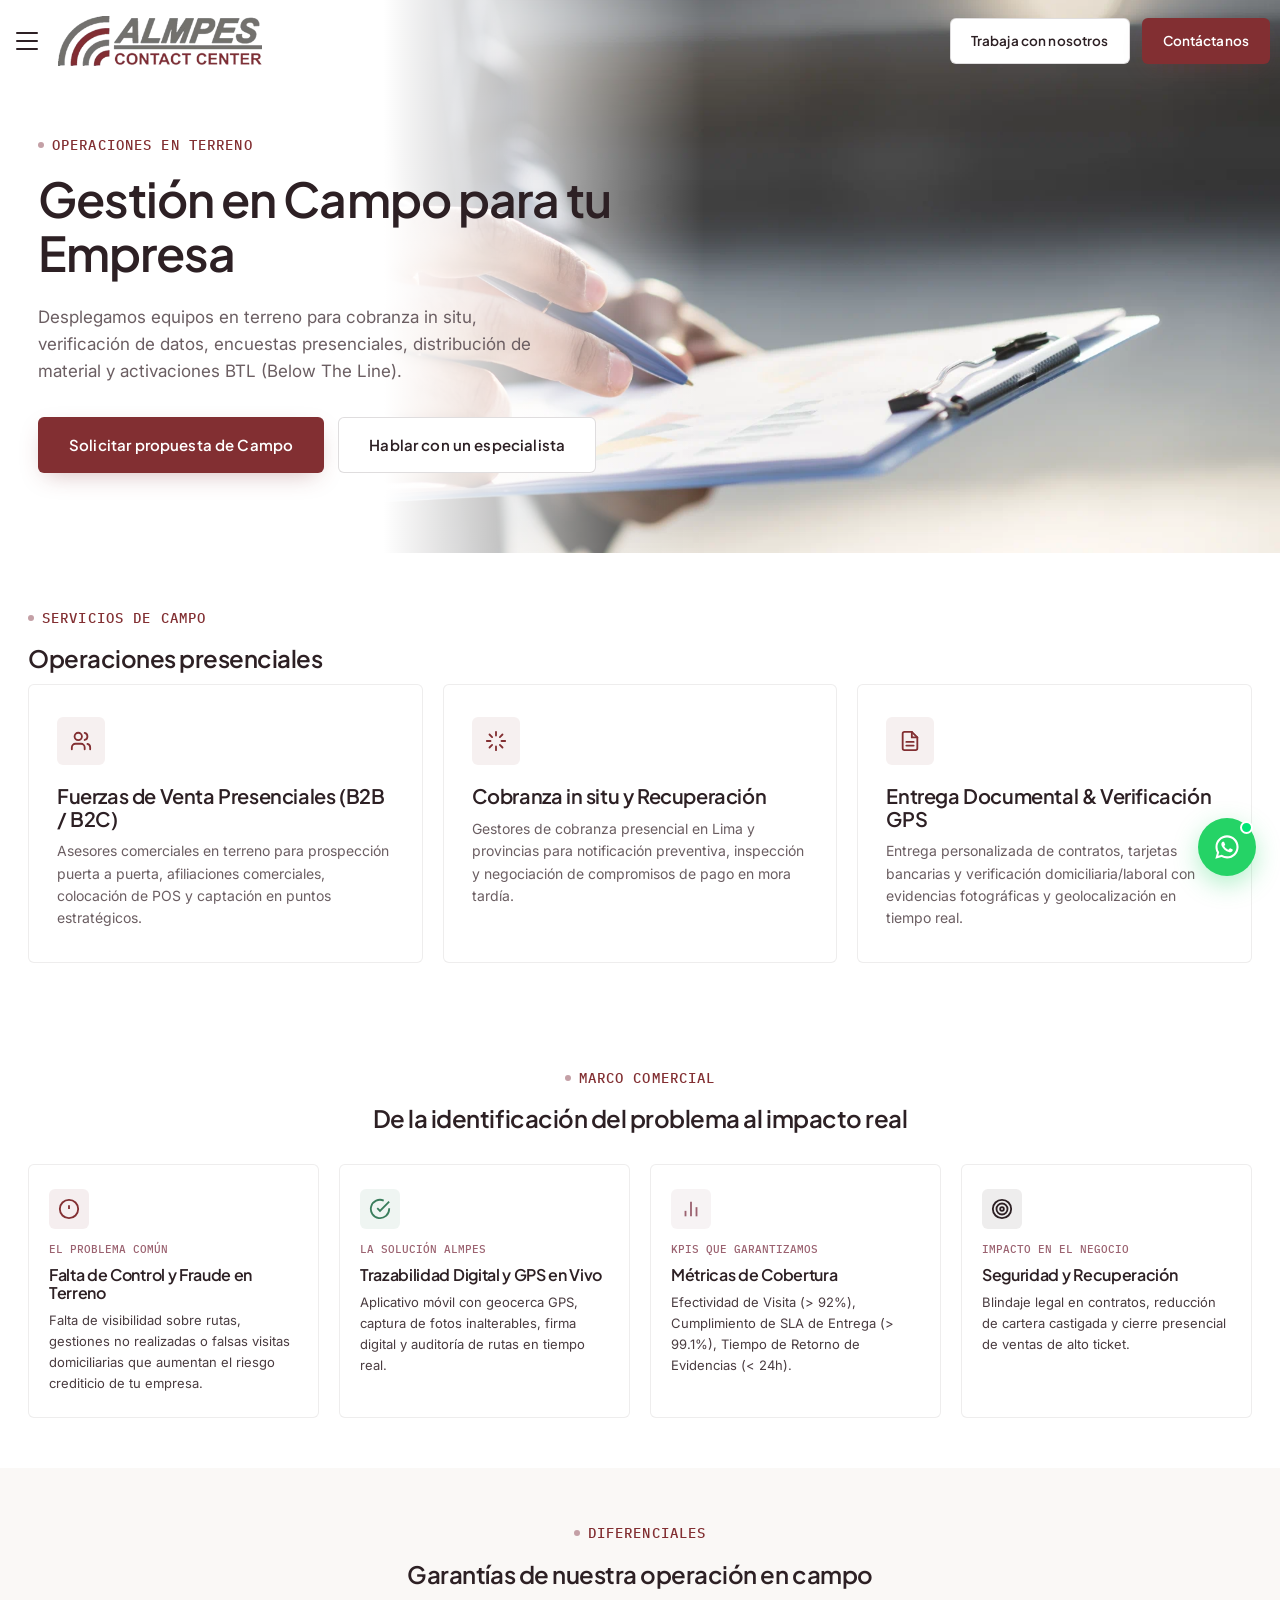
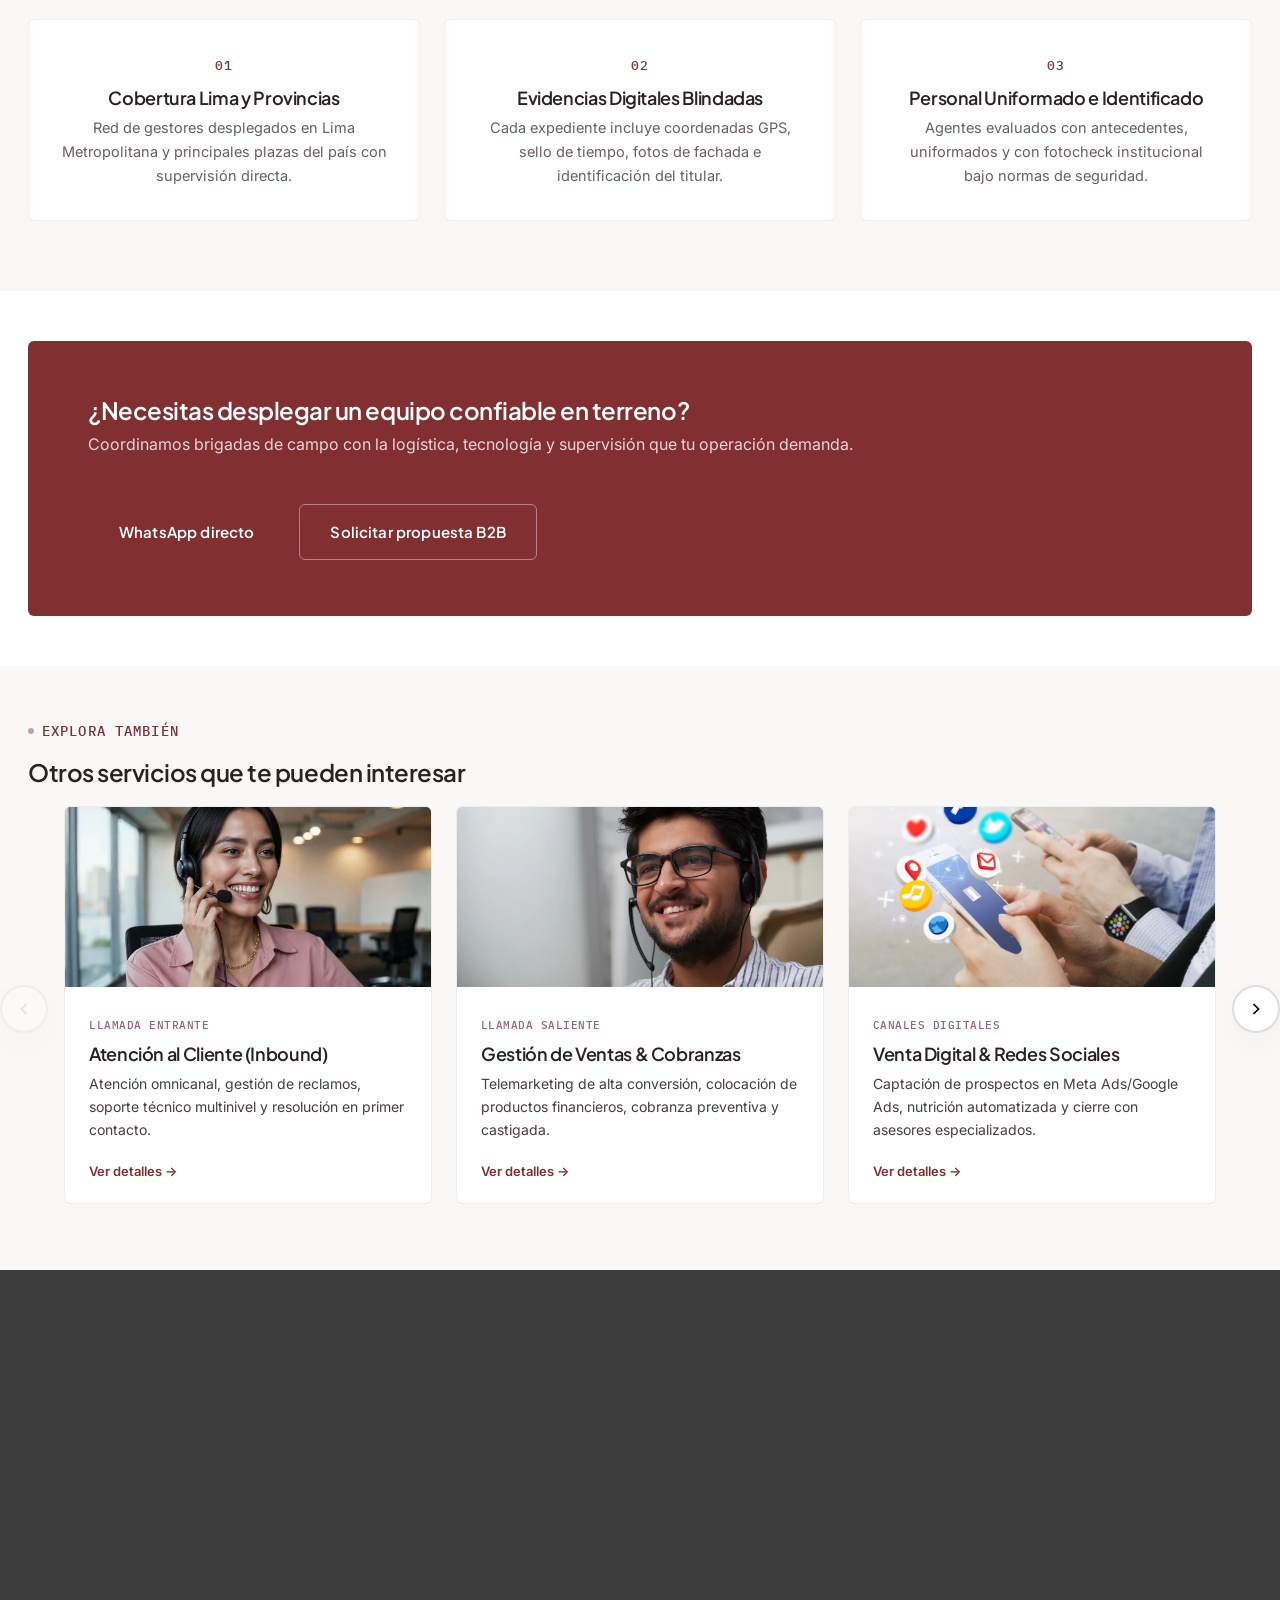
<file: campo.html>
﻿<!DOCTYPE html>
<html lang="es">
<head>
<meta charset="UTF-8">
<meta name="viewport" content="width=device-width, initial-scale=1.0">
<title>Gestión en Campo — ALMPES Contact Center</title>
<meta name="description" content="Operaciones de campo para cobranza, verificación, encuestas, distribución de volantes y activaciones BTL (Below The Line).">
<link rel="icon" href="assets/favicon.ico">
<link rel="preload" href="assets/img/campo-hero.webp" as="image" type="image/webp">
<link rel="stylesheet" href="css/styles.css?v=20260916">
<link rel="preconnect" href="https://fonts.googleapis.com">
<link rel="preconnect" href="https://fonts.gstatic.com" crossorigin>
<link href="https://fonts.googleapis.com/css2?family=Plus+Jakarta+Sans:ital,wght@0,400;0,500;0,600;0,700;1,400&family=Inter:wght@400;500;600;700&family=IBM+Plex+Mono:wght@400;500&display=swap" rel="stylesheet" media="print">
<noscript><link href="https://fonts.googleapis.com/css2?family=Plus+Jakarta+Sans:ital,wght@0,400;0,500;0,600;0,700;1,400&family=Inter:wght@400;500;600;700&family=IBM+Plex+Mono:wght@400;500&display=swap" rel="stylesheet"></noscript>
<meta property="og:type" content="website">
<meta property="og:site_name" content="ALMPES Contact Center">
<meta property="og:locale" content="es_PE">
<meta property="og:image" content="https://www.almpes.com/assets/og-social.webp">
<meta property="og:title" content="Gestión en Campo — ALMPES Contact Center">
<meta property="og:description" content="Operaciones de campo para cobranza, verificación, encuestas, distribución de volantes y activaciones BTL (Below The Line).">
<meta property="og:url" content="https://www.almpes.com/campo.html">
<meta property="og:image:width" content="1200">
<meta property="og:image:height" content="630">
<meta name="twitter:card" content="summary_large_image">
<link rel="canonical" href="https://www.almpes.com/campo.html">
<script type="application/ld+json">
{
  "@context": "https://schema.org",
  "@type": "Organization",
  "name": "ALMPES Contact Center",
  "legalName": "ALMPES PERU INVESTMENTS S.A.C.",
  "url": "https://www.almpes.com",
  "logo": "https://www.almpes.com/assets/logo-almpes.webp",
  "description": "BPO y Contact Center en Lima, Perú. Servicios de atención al cliente, ventas, consultoría e infraestructura.",
  "address": {
    "@type": "PostalAddress",
    "streetAddress": "Calle Bolívar 472",
    "addressLocality": "Miraflores",
    "addressRegion": "Lima",
    "postalCode": "15074",
    "addressCountry": "PE"
  },
  "telephone": "+51-1-748-1008",
  "email": "contactos@almpes.com",
  "sameAs": [
    "https://www.linkedin.com/company/almpes-contact-center/",
    "https://www.instagram.com/almpesperu/",
    "https://www.tiktok.com/@almpescontactcenter"
  ]
}
</script>
</head>
<body>

<header class="site-header" data-od-id="site-header">
  <div class="container nav-wrap">
    <button class="nav-toggle" aria-label="Abrir menú" aria-expanded="false" aria-controls="nav-drawer"><span></span><span></span><span></span></button>
    <a href="index.html" class="brand">
      <img src="assets/logo-almpes.webp" alt="ALMPES Contact Center" width="346" height="85" loading="eager" decoding="async">
    </a>
    <div class="header-actions">
      <a href="trabaja.html" class="btn btn--ghost btn--sm">Trabaja con nosotros</a>
      <a href="contacto.html" class="btn btn--accent btn--sm">Contáctanos</a>
    </div>
  </div>
</header>

<div class="nav-drawer" id="nav-drawer" aria-hidden="true" inert>
  <div class="nav-drawer-head">
    <a href="index.html" class="brand">
      <img src="assets/logo-almpes-white.webp" alt="ALMPES Contact Center" width="346" height="85" loading="eager" decoding="async">
    </a>
    <button class="nav-close" aria-label="Cerrar menú">
      <svg aria-hidden="true" focusable="false" width="24" height="24" viewBox="0 0 24 24" fill="none" stroke="currentColor" stroke-width="2" stroke-linecap="round" stroke-linejoin="round"><line x1="18" y1="6" x2="6" y2="18"/><line x1="6" y1="6" x2="18" y2="18"/></svg>
    </button>
  </div>
  <nav class="nav-main" aria-label="Menú principal">
    <ul>
      <li><a href="index.html">Inicio</a></li>
      <li class="has-sub">
        <a href="#" role="button">¿Por qué ALMPES?<span class="sub-arrow"></span></a>
        <ul class="sub-menu">
          <li><a href="nosotros.html">Nosotros</a></li>
          <li><a href="politica-sistema-integrado-gestion.html">Política del Sistema Integrado de Gestión</a></li>
          <li><a href="politica-diversidad-inclusion.html">Política de Diversidad e Inclusión</a></li>
        </ul>
      </li>
      <li class="has-sub">
          <a href="#" role="button">Servicios<span class="sub-arrow"></span></a>
          <ul class="sub-menu">
            <li><a href="inbound.html">Atención al Cliente</a></li>
            <li><a href="outbound.html">Gestión de Ventas</a></li>
            <li><a href="venta-digital.html">Venta Digital &amp; Redes Sociales</a></li>
            <li><a href="campo.html" class="active">Gestión en Campo</a></li>
            <li><a href="consultoria.html">Asesoría Especializada</a></li>
            <li><a href="hosting.html">Infraestructura Dedicada</a></li>
            <li><a href="servicios.html">Ver todos los servicios</a></li>
          </ul>
        </li>
      <li><a href="preguntas-frecuentes.html">Preguntas Frecuentes</a></li>
    </ul>
  </nav>
  <div class="nav-drawer-foot">
    <a href="trabaja.html" class="btn btn--accent btn--full">Trabaja con nosotros</a>
    <a href="contacto.html" class="btn btn--ghost btn--full">Contáctanos</a>
    <div class="social-links">
      <a href="https://facebook.com/almpes/" target="_blank" rel="noopener" aria-label="Facebook">
        <svg aria-hidden="true" focusable="false" width="18" height="18" viewBox="0 0 24 24" fill="currentColor"><path d="M18 2h-3a5 5 0 0 0-5 5v3H7v4h3v8h4v-8h3l1-4h-4V7a1 1 0 0 1 1-1h3z"/></svg>
      </a>
      <a href="https://www.instagram.com/almpesperu/" target="_blank" rel="noopener" aria-label="Instagram">
        <svg aria-hidden="true" focusable="false" width="18" height="18" viewBox="0 0 24 24" fill="none" stroke="currentColor" stroke-width="2" stroke-linecap="round" stroke-linejoin="round"><rect x="2" y="2" width="20" height="20" rx="5"/><circle cx="12" cy="12" r="5"/><circle cx="17.5" cy="6.5" r="1.5"/></svg>
      </a>
      <a href="https://www.tiktok.com/@almpescontactcenter" target="_blank" rel="noopener" aria-label="TikTok">
        <svg aria-hidden="true" focusable="false" width="18" height="18" viewBox="0 0 24 24" fill="currentColor"><path d="M19.59 6.69a4.83 4.83 0 0 1-3.77-4.25V2h-3.45v13.67a2.89 2.89 0 0 1-2.88 2.5 2.89 2.89 0 0 1-2.89-2.89 2.89 2.89 0 0 1 2.89-2.89c.28 0 .54.04.79.1v-3.5a6.37 6.37 0 0 0-.79-.05A6.34 6.34 0 0 0 3.15 15a6.34 6.34 0 0 0 6.34 6.34 6.34 6.34 0 0 0 6.34-6.34V8.75a8.18 8.18 0 0 0 4.76 1.52V6.81a4.84 4.84 0 0 1-1-.12z"/></svg>
      </a>
      <a href="https://www.linkedin.com/company/almpes-contact-center/" target="_blank" rel="noopener" aria-label="LinkedIn">
        <svg aria-hidden="true" focusable="false" width="18" height="18" viewBox="0 0 24 24" fill="currentColor"><path d="M20.447 20.452h-3.554v-5.569c0-1.328-.027-3.037-1.852-3.037-1.853 0-2.136 1.445-2.136 2.939v5.667H9.351V9h3.414v1.561h.046c.477-.9 1.637-1.85 3.37-1.85 3.601 0 4.267 2.37 4.267 5.455v6.286zM5.337 7.433a2.062 2.062 0 0 1-2.063-2.065 2.064 2.064 0 1 1 2.063 2.065zm1.782 13.019H3.555V9h3.564v11.452zM22.225 0H1.771C.792 0 0 .774 0 1.729v20.542C0 23.227.792 24 1.771 24h20.451C23.2 24 24 23.227 24 22.271V1.729C24 .774 23.2 0 22.222 0h.003z"/></svg>
      </a>
    </div>
  </div>
</div>
<div class="nav-overlay"></div>

<main>

<section class="page-hero-sec" data-od-id="service-hero">
  <img src="assets/img/campo-hero.webp" alt="" class="page-hero-sec-bg" width="2000" height="1333" aria-hidden="true" decoding="async" loading="eager" fetchpriority="high">
  <div class="page-hero-sec-overlay"></div>
  <div class="container">
      <span class="eyebrow reveal">Operaciones en Terreno</span>
      <h1 class="reveal reveal-delay-1 page-hero">Gestión en Campo para tu Empresa</h1>
      <p class="reveal reveal-delay-2 page-hero-lead">Desplegamos equipos en terreno para cobranza in situ, verificación de datos, encuestas presenciales, distribución de material y activaciones BTL (Below The Line).</p>
      <div class="hero-ctas reveal reveal-delay-3">
        <a href="contacto.html" class="btn btn--accent">Solicitar propuesta de Campo</a>
        <a href="https://wa.me/51957250995?text=Hola%20ALMPES%2C%20quiero%20informaci%C3%B3n%20sobre%20Gesti%C3%B3n%20en%20Campo." class="btn btn--ghost" target="_blank" rel="noopener">Hablar con un especialista</a>
      </div>
      </div>
</section>

<section class="section" data-od-id="campo-services">
  <div class="container">
    <div class="section-head">
      <span class="eyebrow reveal reveal-left">Servicios de campo</span>
      <h2 class="reveal reveal-delay-1 reveal-left">Operaciones presenciales</h2>
    </div>

    <div class="services-grid services-grid--3">
      <div class="service-card reveal reveal-left">
        <div class="icon-wrap">
          <svg aria-hidden="true" focusable="false" viewBox="0 0 24 24" fill="none" stroke="currentColor" stroke-width="2" stroke-linecap="round"><path d="M16 21v-2a4 4 0 0 0-4-4H6a4 4 0 0 0-4 4v2"/><circle cx="9" cy="7" r="4"/><path d="M22 21v-2a4 4 0 0 0-3-3.87"/><path d="M16 3.13a4 4 0 0 1 0 7.75"/></svg>
        </div>
        <h3>Fuerzas de Venta Presenciales (B2B / B2C)</h3>
        <p>Asesores comerciales en terreno para prospección puerta a puerta, afiliaciones comerciales, colocación de POS y captación en puntos estratégicos.</p>
      </div>

      <div class="service-card reveal reveal-delay-1">
        <div class="icon-wrap">
          <svg aria-hidden="true" focusable="false" viewBox="0 0 24 24" fill="none" stroke="currentColor" stroke-width="2" stroke-linecap="round"><path d="M12 2v4M12 18v4M4.93 4.93l2.83 2.83M16.24 16.24l2.83 2.83M2 12h4M18 12h4M4.93 19.07l2.83-2.83M16.24 7.76l2.83-2.83"/></svg>
        </div>
        <h3>Cobranza in situ y Recuperación</h3>
        <p>Gestores de cobranza presencial en Lima y provincias para notificación preventiva, inspección y negociación de compromisos de pago en mora tardía.</p>
      </div>

      <div class="service-card reveal reveal-delay-2 reveal-right">
        <div class="icon-wrap">
          <svg aria-hidden="true" focusable="false" viewBox="0 0 24 24" fill="none" stroke="currentColor" stroke-width="2" stroke-linecap="round"><path d="M14 2H6a2 2 0 0 0-2 2v16a2 2 0 0 0 2 2h12a2 2 0 0 0 2-2V8z"/><polyline points="14 2 14 8 20 8"/><line x1="16" y1="13" x2="8" y2="13"/><line x1="16" y1="17" x2="8" y2="17"/></svg>
        </div>
        <h3>Entrega Documental &amp; Verificación GPS</h3>
        <p>Entrega personalizada de contratos, tarjetas bancarias y verificación domiciliaria/laboral con evidencias fotográficas y geolocalización en tiempo real.</p>
      </div>
    </div>
</section>

<section class="section" data-od-id="campo-framework">
  <div class="container">
    <div class="section-head center">
      <span class="eyebrow reveal reveal-left">Marco Comercial</span>
      <h2 class="reveal reveal-delay-1 reveal-left">De la identificación del problema al impacto real</h2>
    </div>
    <div class="svc-framework-grid reveal">
      <div class="svc-framework-card">
        <div class="svc-framework-icon svc-framework-icon--problem">
          <svg aria-hidden="true" focusable="false" width="22" height="22" viewBox="0 0 24 24" fill="none" stroke="currentColor" stroke-width="2"><circle cx="12" cy="12" r="10"/><line x1="12" y1="8" x2="12" y2="12"/><line x1="12" y1="16" x2="12.01" y2="16"/></svg>
        </div>
        <span class="svc-framework-tag">El Problema Común</span>
        <h3>Falta de Control y Fraude en Terreno</h3>
        <p>Falta de visibilidad sobre rutas, gestiones no realizadas o falsas visitas domiciliarias que aumentan el riesgo crediticio de tu empresa.</p>
      </div>
      <div class="svc-framework-card">
        <div class="svc-framework-icon svc-framework-icon--solution">
          <svg aria-hidden="true" focusable="false" width="22" height="22" viewBox="0 0 24 24" fill="none" stroke="currentColor" stroke-width="2"><path d="M22 11.08V12a10 10 0 1 1-5.93-9.14"/><polyline points="22 4 12 14.01 9 11.01"/></svg>
        </div>
        <span class="svc-framework-tag">La Solución ALMPES</span>
        <h3>Trazabilidad Digital y GPS en Vivo</h3>
        <p>Aplicativo móvil con geocerca GPS, captura de fotos inalterables, firma digital y auditoría de rutas en tiempo real.</p>
      </div>
      <div class="svc-framework-card">
        <div class="svc-framework-icon svc-framework-icon--kpis">
          <svg aria-hidden="true" focusable="false" width="22" height="22" viewBox="0 0 24 24" fill="none" stroke="currentColor" stroke-width="2"><path d="M18 20V10"/><path d="M12 20V4"/><path d="M6 20v-6"/></svg>
        </div>
        <span class="svc-framework-tag">KPIs que Garantizamos</span>
        <h3>Métricas de Cobertura</h3>
        <p>Efectividad de Visita (&gt; 92%), Cumplimiento de SLA de Entrega (&gt; 99.1%), Tiempo de Retorno de Evidencias (&lt; 24h).</p>
      </div>
      <div class="svc-framework-card">
        <div class="svc-framework-icon svc-framework-icon--impact">
          <svg aria-hidden="true" focusable="false" width="22" height="22" viewBox="0 0 24 24" fill="none" stroke="currentColor" stroke-width="2"><circle cx="12" cy="12" r="10"/><circle cx="12" cy="12" r="6"/><circle cx="12" cy="12" r="2"/></svg>
        </div>
        <span class="svc-framework-tag">Impacto en el Negocio</span>
        <h3>Seguridad y Recuperación</h3>
        <p>Blindaje legal en contratos, reducción de cartera castigada y cierre presencial de ventas de alto ticket.</p>
      </div>
    </div>
  </div>
</section>

<section class="section section--alt" data-od-id="campo-features">
  <div class="container">
    <div class="section-head center">
      <span class="eyebrow reveal reveal-left">Diferenciales</span>
      <h2 class="reveal reveal-delay-1 reveal-left">Garantías de nuestra operación en campo</h2>
    </div>
    <div class="why-grid">
      <div class="why-item reveal reveal-left">
        <span class="num">01</span>
        <h3>Cobertura Lima y Provincias</h3>
        <p>Red de gestores desplegados en Lima Metropolitana y principales plazas del país con supervisión directa.</p>
      </div>
      <div class="why-item reveal reveal-delay-1">
        <span class="num">02</span>
        <h3>Evidencias Digitales Blindadas</h3>
        <p>Cada expediente incluye coordenadas GPS, sello de tiempo, fotos de fachada e identificación del titular.</p>
      </div>
      <div class="why-item reveal reveal-delay-2 reveal-right">
        <span class="num">03</span>
        <h3>Personal Uniformado e Identificado</h3>
        <p>Agentes evaluados con antecedentes, uniformados y con fotocheck institucional bajo normas de seguridad.</p>
      </div>
    </div>
  </div>
</section>

<section class="section" data-od-id="campo-cta">
  <div class="container">
    <div class="cta-band reveal">
      <div>
        <h2>¿Necesitas desplegar un equipo confiable en terreno?</h2>
        <p>Coordinamos brigadas de campo con la logística, tecnología y supervisión que tu operación demanda.</p>
      </div>
      <div class="cta-actions">
        <a href="https://wa.me/51957250995?text=Hola%20ALMPES%2C%20quisiera%20cotizar%20servicios%20de%20Gesti%C3%B3n%20en%20Campo." class="btn btn--accent" target="_blank" rel="noopener">WhatsApp directo</a>
        <a href="contacto.html" class="btn btn--ghost">Solicitar propuesta B2B</a>
      </div>
    </div>
  </div>
</section>

<section class="section section--alt" data-od-id="other-services">
  <div class="container">
    <div class="section-head">
      <span class="eyebrow reveal">Explora también</span>
      <h2 class="reveal reveal-delay-1">Otros servicios que te pueden interesar</h2>
    </div>
    <div class="svc-carousel">
      <button class="svc-carousel-btn svc-carousel-prev" aria-label="Anterior" disabled>
        <svg width="20" height="20" viewBox="0 0 24 24" fill="none" stroke="currentColor" stroke-width="2"><polyline points="15 18 9 12 15 6"/></svg>
      </button>
      <div class="svc-carousel-track">
        <a href="inbound.html" class="svc-other-card">
          <div class="svc-other-img"><img src="assets/img/svc-atencion-v2.webp" alt="Atención al cliente inbound" width="400" height="220" loading="lazy" decoding="async"></div>
          <div class="svc-other-body">
            <span class="svc-other-tag">Llamada Entrante</span>
            <h3>Atención al Cliente (Inbound)</h3>
            <p>Atención omnicanal, gestión de reclamos, soporte técnico multinivel y resolución en primer contacto.</p>
            <span class="svc-other-link">Ver detalles →</span>
          </div>
        </a>
        <a href="outbound.html" class="svc-other-card">
          <div class="svc-other-img"><img src="assets/img/svc-ventas-v2.webp" alt="Ventas y cobranza outbound" width="400" height="220" loading="lazy" decoding="async"></div>
          <div class="svc-other-body">
            <span class="svc-other-tag">Llamada Saliente</span>
            <h3>Gestión de Ventas &amp; Cobranzas</h3>
            <p>Telemarketing de alta conversión, colocación de productos financieros, cobranza preventiva y castigada.</p>
            <span class="svc-other-link">Ver detalles →</span>
          </div>
        </a>
        <a href="venta-digital.html" class="svc-other-card">
          <div class="svc-other-img"><img src="assets/img/venta-digital-hero.webp" alt="Venta digital y redes sociales" width="400" height="220" loading="lazy" decoding="async"></div>
          <div class="svc-other-body">
            <span class="svc-other-tag">Canales Digitales</span>
            <h3>Venta Digital &amp; Redes Sociales</h3>
            <p>Captación de prospectos en Meta Ads/Google Ads, nutrición automatizada y cierre con asesores especializados.</p>
            <span class="svc-other-link">Ver detalles →</span>
          </div>
        </a>
        <a href="consultoria.html" class="svc-other-card">
          <div class="svc-other-img"><img src="assets/img/svc-consultoria-v2.webp" alt="Asesoría especializada" width="400" height="220" loading="lazy" decoding="async"></div>
          <div class="svc-other-body">
            <span class="svc-other-tag">Estrategia Operacional</span>
            <h3>Asesoría Especializada</h3>
            <p>Dimensionamiento Erlang, auditorías ISO 9001 y consultoría en ciberseguridad ISO 27001.</p>
            <span class="svc-other-link">Ver detalles →</span>
          </div>
        </a>
        <a href="hosting.html" class="svc-other-card">
          <div class="svc-other-img"><img src="assets/img/svc-infra-v2.webp" alt="Infraestructura dedicada" width="400" height="220" loading="lazy" decoding="async"></div>
          <div class="svc-other-body">
            <span class="svc-other-tag">Infraestructura TI</span>
            <h3>Infraestructura Dedicada</h3>
            <p>Servidores dedicados, telefonía VoIP, redes VPN blindadas y soporte técnico 24/7.</p>
            <span class="svc-other-link">Ver detalles →</span>
          </div>
        </a>
      </div>
      <button class="svc-carousel-btn svc-carousel-next" aria-label="Siguiente">
        <svg width="20" height="20" viewBox="0 0 24 24" fill="none" stroke="currentColor" stroke-width="2"><polyline points="9 18 15 12 9 6"/></svg>
      </button>
    </div>
  </div>
</section>

</main>

<footer class="site-footer reveal" data-od-id="footer">
  <div class="container">
    <div class="footer-grid">
      <div class="footer-brand">
        <img src="assets/logo-almpes.webp" alt="ALMPES Contact Center" width="346" height="85" loading="lazy" decoding="async">
        <p>Empresa especializada en soluciones BPO, Contact Center, ventas omnicanal y tecnología para empresas líderes en Perú.</p>
        <div class="social-links">
          <a href="https://facebook.com/almpes/" target="_blank" rel="noopener" aria-label="Facebook">
            <svg aria-hidden="true" focusable="false" width="18" height="18" viewBox="0 0 24 24" fill="currentColor"><path d="M18 2h-3a5 5 0 0 0-5 5v3H7v4h3v8h4v-8h3l1-4h-4V7a1 1 0 0 1 1-1h3z"/></svg>
          </a>
          <a href="https://www.instagram.com/almpesperu/" target="_blank" rel="noopener" aria-label="Instagram">
            <svg aria-hidden="true" focusable="false" width="18" height="18" viewBox="0 0 24 24" fill="none" stroke="currentColor" stroke-width="2" stroke-linecap="round" stroke-linejoin="round"><rect x="2" y="2" width="20" height="20" rx="5"/><circle cx="12" cy="12" r="5"/><circle cx="17.5" cy="6.5" r="1.5"/></svg>
          </a>
          <a href="https://www.tiktok.com/@almpescontactcenter" target="_blank" rel="noopener" aria-label="TikTok">
            <svg aria-hidden="true" focusable="false" width="18" height="18" viewBox="0 0 24 24" fill="currentColor"><path d="M19.59 6.69a4.83 4.83 0 0 1-3.77-4.25V2h-3.45v13.67a2.89 2.89 0 0 1-2.88 2.5 2.89 2.89 0 0 1-2.89-2.89 2.89 2.89 0 0 1 2.89-2.89c.28 0 .54.04.79.1v-3.5a6.37 6.37 0 0 0-.79-.05A6.34 6.34 0 0 0 3.15 15a6.34 6.34 0 0 0 6.34 6.34 6.34 6.34 0 0 0 6.34-6.34V8.75a8.18 8.18 0 0 0 4.76 1.52V6.81a4.84 4.84 0 0 1-1-.12z"/></svg>
          </a>
          <a href="https://www.linkedin.com/company/almpes-contact-center/" target="_blank" rel="noopener" aria-label="LinkedIn">
            <svg aria-hidden="true" focusable="false" width="18" height="18" viewBox="0 0 24 24" fill="currentColor"><path d="M20.447 20.452h-3.554v-5.569c0-1.328-.027-3.037-1.852-3.037-1.853 0-2.136 1.445-2.136 2.939v5.667H9.351V9h3.414v1.561h.046c.477-.9 1.637-1.85 3.37-1.85 3.601 0 4.267 2.37 4.267 5.455v6.286zM5.337 7.433a2.062 2.062 0 0 1-2.063-2.065 2.064 2.064 0 1 1 2.063 2.065zm1.782 13.019H3.555V9h3.564v11.452zM22.225 0H1.771C.792 0 0 .774 0 1.729v20.542C0 23.227.792 24 1.771 24h20.451C23.2 24 24 23.227 24 22.271V1.729C24 .774 23.2 0 22.222 0h.003z"/></svg>
          </a>
        </div>
      </div>
      <div>
        <h3>Enlaces</h3>
        <ul>
          <li><a href="index.html">Inicio</a></li>
          <li><a href="nosotros.html">Nosotros</a></li>
          <li><a href="servicios.html">Servicios</a></li>
          <li><a href="preguntas-frecuentes.html">Preguntas Frecuentes</a></li>
          <li><a href="trabaja.html">Trabaja con nosotros</a></li>
          <li><a href="contacto.html">Contáctanos</a></li>
          <li><a href="politica-privacidad.html">Política de Privacidad</a></li>
        </ul>
      </div>
      <div>
        <h3>Contacto</h3>
        <ul>
          <li><a href="tel:+5117481008">(01) 748-1008</a></li>
          <li><a href="tel:+51957250995">957 250 995</a></li>
          <li><a href="mailto:contactos@almpes.com">contactos@almpes.com</a></li>
          <li><a href="mailto:reclutamiento@almpes.com">reclutamiento@almpes.com</a></li>
        </ul>
      </div>
    </div>
    <div class="footer-bottom">
      <span>© <span id="year"></span> ALMPES Contact Center. Todos los derechos reservados.</span>
      <span>Servicios BPO · Call Center en Miraflores, Lima, Perú</span>
    </div>
  </div>
</footer>

<a href="https://wa.me/51957250995?text=Hola%20ALMPES%2C%20quisiera%20recibir%20informaci%C3%B3n%20sobre%20sus%20servicios%20BPO." class="wa-float" target="_blank" rel="noopener" aria-label="Escríbenos directamente por WhatsApp">
  <span class="wa-online-dot" title="En línea"></span>
  <svg aria-hidden="true" focusable="false" width="28" height="28" viewBox="0 0 24 24" fill="white"><path d="M12.04 2C6.58 2 2.13 6.45 2.13 11.91c0 1.79.47 3.47 1.29 4.93L2 22l5.29-1.39a9.9 9.9 0 0 0 4.75 1.21h.01c5.46 0 9.9-4.45 9.9-9.91C21.96 6.45 17.5 2 12.04 2Zm0 18.02h-.01a8.1 8.1 0 0 1-4.13-1.13l-.3-.18-3.14.82.84-3.06-.19-.31a8.11 8.11 0 0 1-1.24-4.25c0-4.48 3.65-8.12 8.14-8.12 4.48 0 8.12 3.64 8.12 8.12 0 4.48-3.65 8.11-8.09 8.11Zm4.47-6.08c-.24-.12-1.44-.71-1.66-.79-.22-.08-.39-.12-.55.12-.16.24-.63.79-.78.95-.14.16-.28.18-.53.06-.24-.12-1.02-.38-1.95-1.21-.72-.64-1.21-1.44-1.35-1.68-.14-.24-.01-.37.11-.49.11-.11.24-.28.36-.42.12-.14.16-.24.24-.4.08-.16.04-.3-.02-.42-.06-.12-.55-1.33-.76-1.82-.2-.48-.4-.42-.55-.42-.14 0-.3-.01-.46-.01-.16 0-.42.06-.64.3-.22.24-.84.82-.84 2s.86 2.32.98 2.48c.12.16 1.7 2.6 4.12 3.64.58.25 1.03.4 1.38.51.58.18 1.11.16 1.53.1.47-.07 1.44-.59 1.64-1.15.2-.57.2-1.05.14-1.15-.06-.1-.22-.16-.46-.28Z"/></svg>
</a>

<script src="js/main.js?v=20260916"></script>
</body>
</html>
</file>
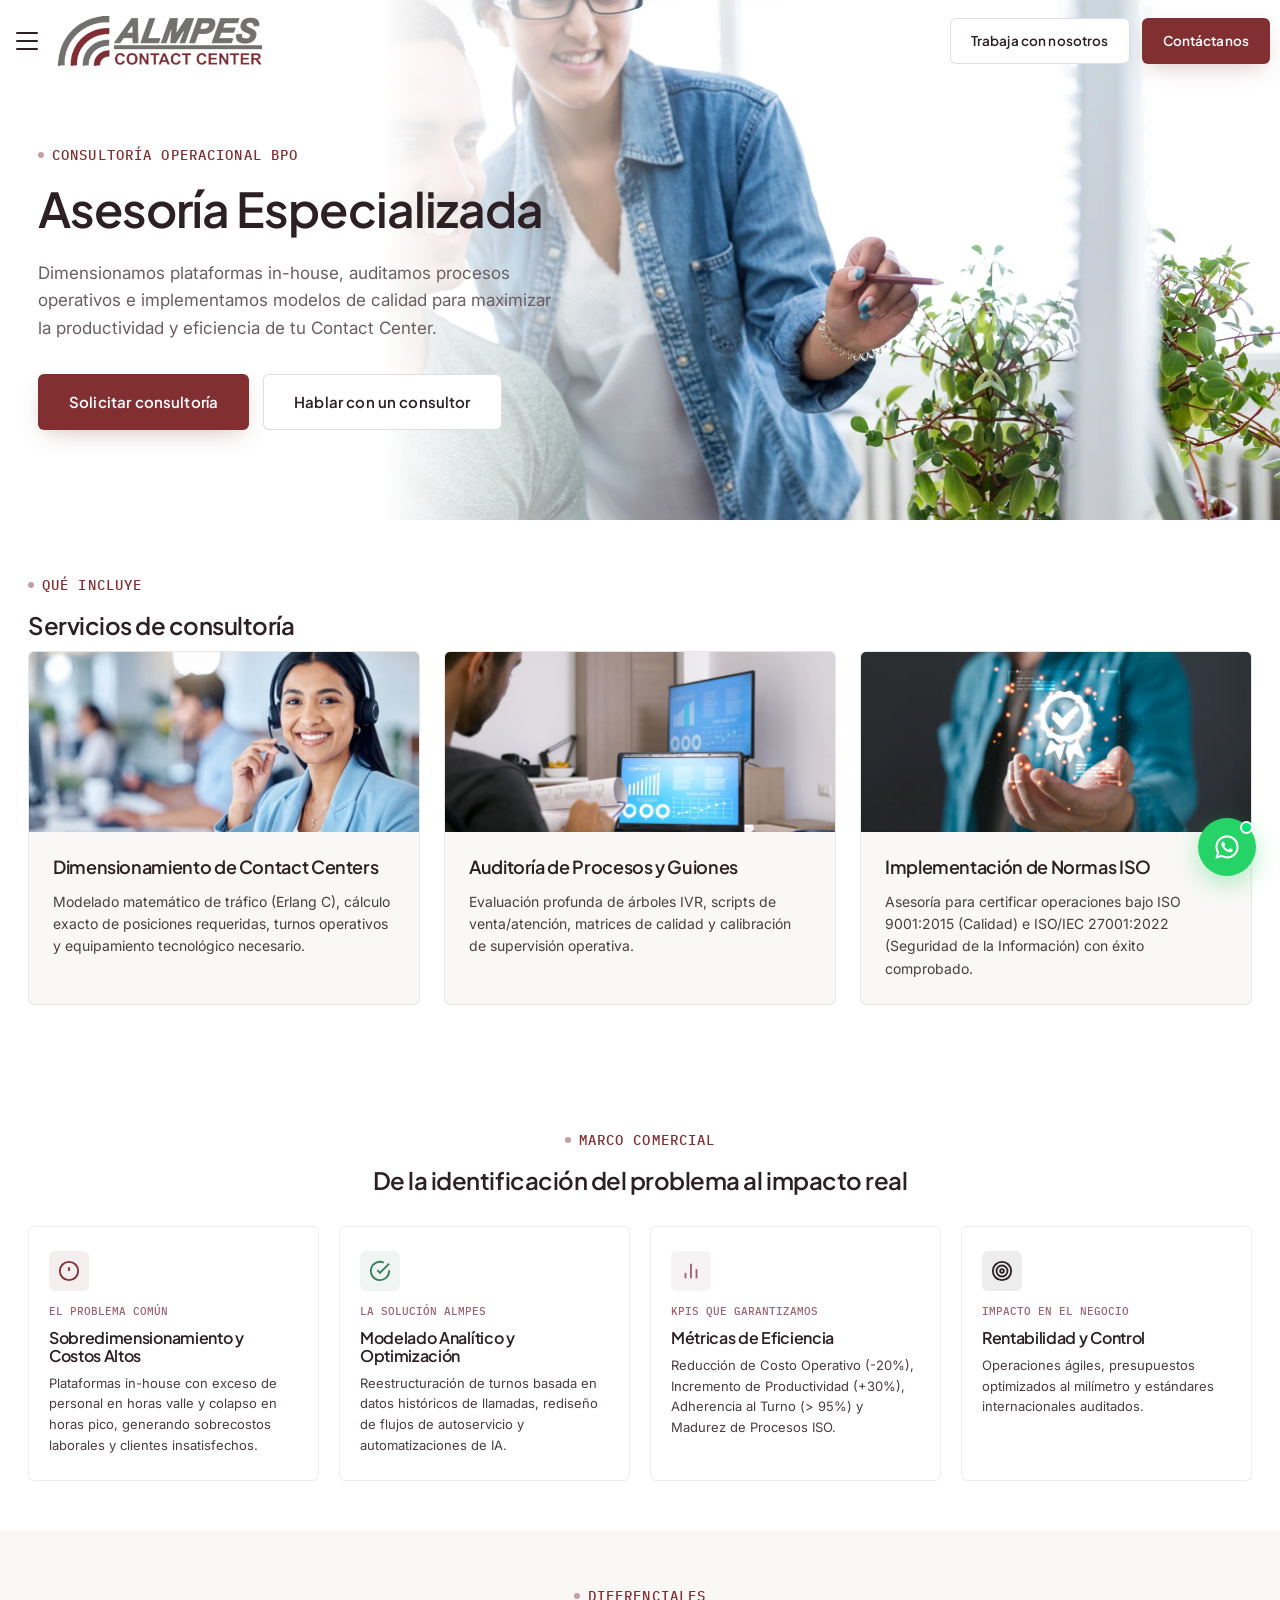
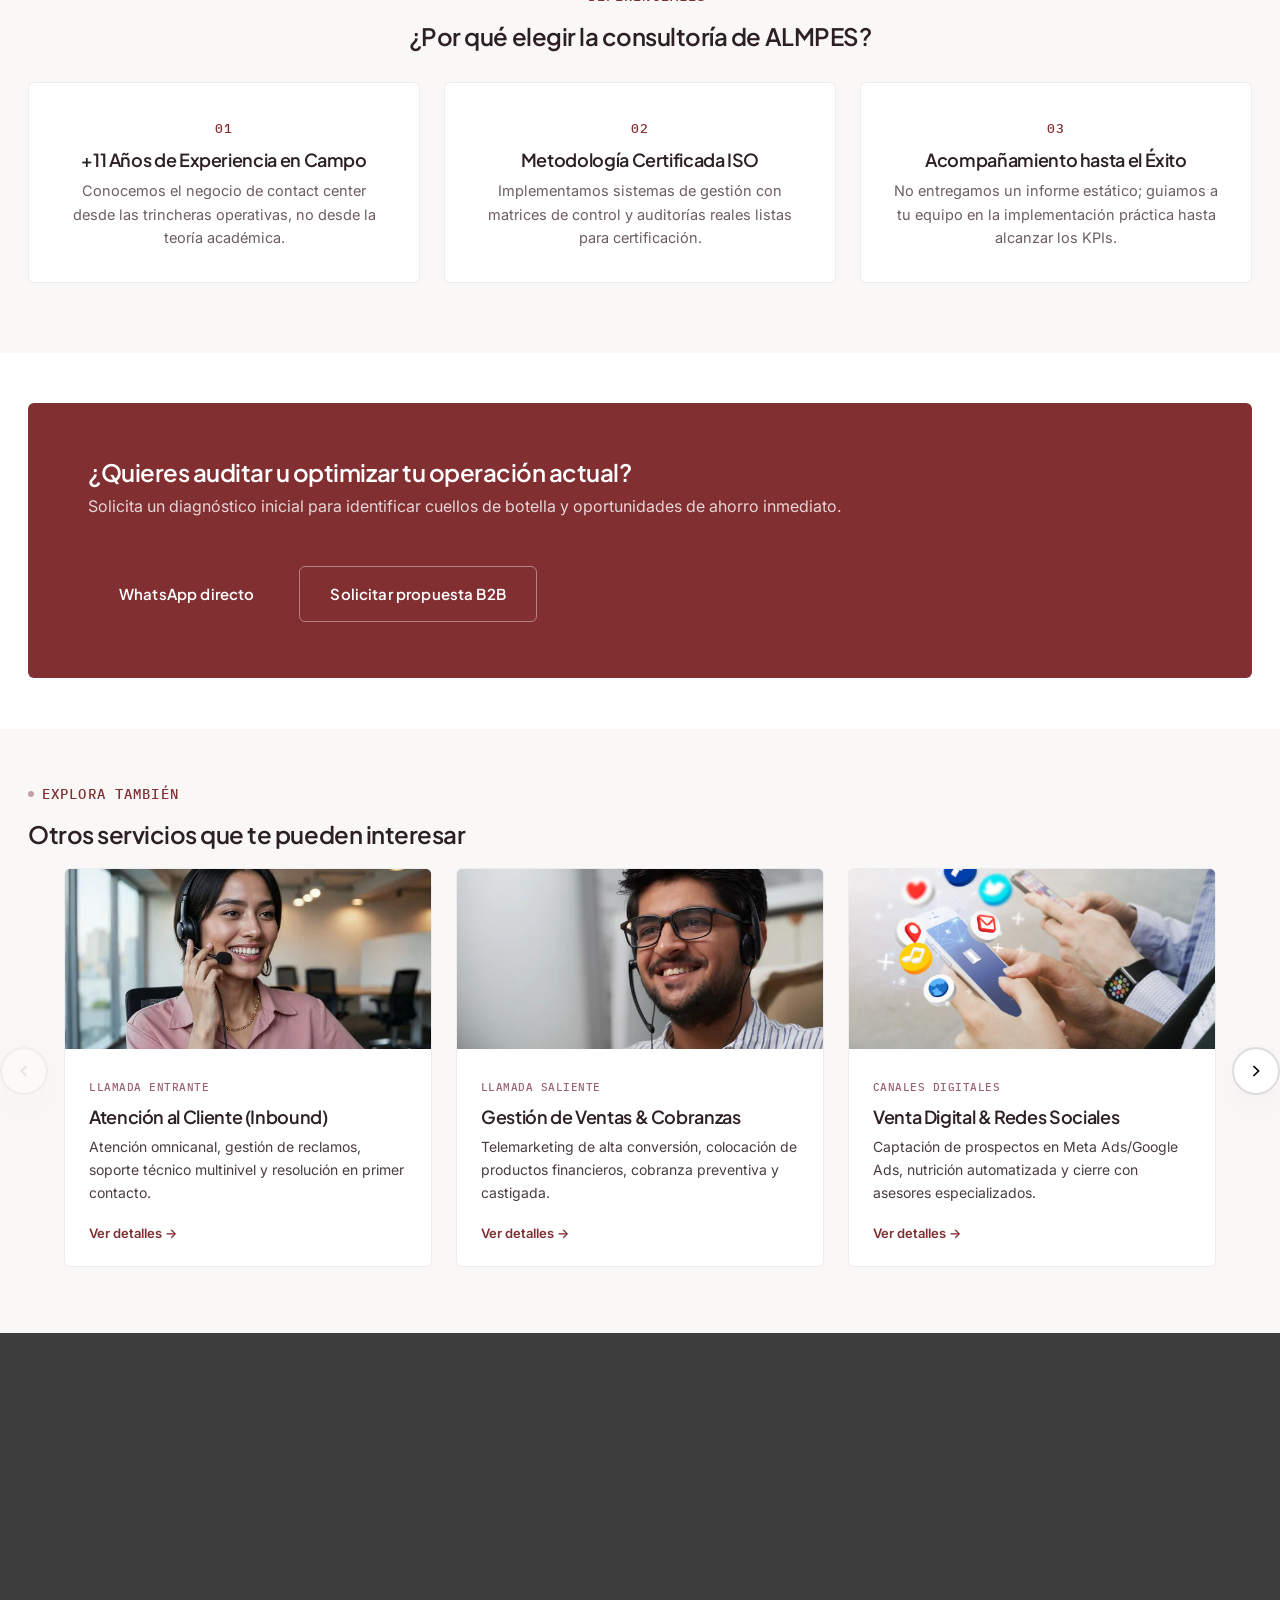
<file: consultoria.html>
﻿<!DOCTYPE html>
<html lang="es">
<head>
<meta charset="UTF-8">
<meta name="viewport" content="width=device-width, initial-scale=1.0">
<title>Asesoría Especializada — ALMPES Contact Center</title>
<meta name="description" content="Dimensionamiento de plataformas in house, asesoría en call center, implementación de sistemas de gestión de calidad.">
<link rel="icon" href="assets/favicon.ico">
<link rel="preload" href="assets/img/svc-consultoria-v2.webp" as="image" type="image/webp">
<link rel="stylesheet" href="css/styles.css?v=20260916">
<link rel="preconnect" href="https://fonts.googleapis.com">
<link rel="preconnect" href="https://fonts.gstatic.com" crossorigin>
<link href="https://fonts.googleapis.com/css2?family=Plus+Jakarta+Sans:ital,wght@0,400;0,500;0,600;0,700;1,400&family=Inter:wght@400;500;600;700&family=IBM+Plex+Mono:wght@400;500&display=swap" rel="stylesheet" media="print">
<noscript><link href="https://fonts.googleapis.com/css2?family=Plus+Jakarta+Sans:ital,wght@0,400;0,500;0,600;0,700;1,400&family=Inter:wght@400;500;600;700&family=IBM+Plex+Mono:wght@400;500&display=swap" rel="stylesheet"></noscript>
<meta property="og:type" content="website">
<meta property="og:site_name" content="ALMPES Contact Center">
<meta property="og:locale" content="es_PE">
<meta property="og:image" content="https://www.almpes.com/assets/og-social.webp">
<meta property="og:title" content="Asesoría Especializada — ALMPES Contact Center">
<meta property="og:description" content="Dimensionamiento de plataformas in house, asesoría en call center, implementación de sistemas de gestión de calidad.">
<meta property="og:url" content="https://www.almpes.com/consultoria.html">
<meta property="og:image:width" content="1200">
<meta property="og:image:height" content="630">
<meta name="twitter:card" content="summary_large_image">
<link rel="canonical" href="https://www.almpes.com/consultoria.html">
<script type="application/ld+json">
{
  "@context": "https://schema.org",
  "@type": "Organization",
  "name": "ALMPES Contact Center",
  "legalName": "ALMPES PERU INVESTMENTS S.A.C.",
  "url": "https://www.almpes.com",
  "logo": "https://www.almpes.com/assets/logo-almpes.webp",
  "description": "BPO y Contact Center en Lima, Perú. Servicios de atención al cliente, ventas, consultoría e infraestructura.",
  "address": {
    "@type": "PostalAddress",
    "streetAddress": "Calle Bolívar 472",
    "addressLocality": "Miraflores",
    "addressRegion": "Lima",
    "postalCode": "15074",
    "addressCountry": "PE"
  },
  "telephone": "+51-1-748-1008",
  "email": "contactos@almpes.com",
  "sameAs": [
    "https://www.linkedin.com/company/almpes-contact-center/",
    "https://www.instagram.com/almpesperu/",
    "https://www.tiktok.com/@almpescontactcenter"
  ]
}
</script>
</head>
<body>

<header class="site-header" data-od-id="site-header">
  <div class="container nav-wrap">
    <button class="nav-toggle" aria-label="Abrir menú" aria-expanded="false" aria-controls="nav-drawer"><span></span><span></span><span></span></button>
    <a href="index.html" class="brand">
      <img src="assets/logo-almpes.webp" alt="ALMPES Contact Center" width="346" height="85" loading="eager" decoding="async">
    </a>
    <div class="header-actions">
      <a href="trabaja.html" class="btn btn--ghost btn--sm">Trabaja con nosotros</a>
      <a href="contacto.html" class="btn btn--accent btn--sm">Contáctanos</a>
    </div>
  </div>
</header>

<div class="nav-drawer" id="nav-drawer" aria-hidden="true" inert>
  <div class="nav-drawer-head">
    <a href="index.html" class="brand">
      <img src="assets/logo-almpes-white.webp" alt="ALMPES Contact Center" width="346" height="85" loading="eager" decoding="async">
    </a>
    <button class="nav-close" aria-label="Cerrar menú">
      <svg aria-hidden="true" focusable="false" width="24" height="24" viewBox="0 0 24 24" fill="none" stroke="currentColor" stroke-width="2" stroke-linecap="round" stroke-linejoin="round"><line x1="18" y1="6" x2="6" y2="18"/><line x1="6" y1="6" x2="18" y2="18"/></svg>
    </button>
  </div>
  <nav class="nav-main" aria-label="Menú principal">
    <ul>
      <li><a href="index.html">Inicio</a></li>
      <li class="has-sub">
        <a href="#" role="button">¿Por qué ALMPES?<span class="sub-arrow"></span></a>
        <ul class="sub-menu">
          <li><a href="nosotros.html">Nosotros</a></li>
          <li><a href="politica-sistema-integrado-gestion.html">Política del Sistema Integrado de Gestión</a></li>
          <li><a href="politica-diversidad-inclusion.html">Política de Diversidad e Inclusión</a></li>
        </ul>
      </li>
      <li class="has-sub">
          <a href="#" role="button">Servicios<span class="sub-arrow"></span></a>
          <ul class="sub-menu">
            <li><a href="inbound.html">Atención al Cliente</a></li>
            <li><a href="outbound.html">Gestión de Ventas</a></li>
            <li><a href="venta-digital.html">Venta Digital &amp; Redes Sociales</a></li>
            <li><a href="campo.html">Gestión en Campo</a></li>
            <li><a href="consultoria.html" class="active">Asesoría Especializada</a></li>
            <li><a href="hosting.html">Infraestructura Dedicada</a></li>
            <li><a href="servicios.html">Ver todos los servicios</a></li>
          </ul>
        </li>
      <li><a href="preguntas-frecuentes.html">Preguntas Frecuentes</a></li>
    </ul>
  </nav>
  <div class="nav-drawer-foot">
    <a href="trabaja.html" class="btn btn--accent btn--full">Trabaja con nosotros</a>
    <a href="contacto.html" class="btn btn--ghost btn--full">Contáctanos</a>
    <div class="social-links">
      <a href="https://facebook.com/almpes/" target="_blank" rel="noopener" aria-label="Facebook">
        <svg aria-hidden="true" focusable="false" width="18" height="18" viewBox="0 0 24 24" fill="currentColor"><path d="M18 2h-3a5 5 0 0 0-5 5v3H7v4h3v8h4v-8h3l1-4h-4V7a1 1 0 0 1 1-1h3z"/></svg>
      </a>
      <a href="https://www.instagram.com/almpesperu/" target="_blank" rel="noopener" aria-label="Instagram">
        <svg aria-hidden="true" focusable="false" width="18" height="18" viewBox="0 0 24 24" fill="none" stroke="currentColor" stroke-width="2" stroke-linecap="round" stroke-linejoin="round"><rect x="2" y="2" width="20" height="20" rx="5"/><circle cx="12" cy="12" r="5"/><circle cx="17.5" cy="6.5" r="1.5"/></svg>
      </a>
      <a href="https://www.tiktok.com/@almpescontactcenter" target="_blank" rel="noopener" aria-label="TikTok">
        <svg aria-hidden="true" focusable="false" width="18" height="18" viewBox="0 0 24 24" fill="currentColor"><path d="M19.59 6.69a4.83 4.83 0 0 1-3.77-4.25V2h-3.45v13.67a2.89 2.89 0 0 1-2.88 2.5 2.89 2.89 0 0 1-2.89-2.89 2.89 2.89 0 0 1 2.89-2.89c.28 0 .54.04.79.1v-3.5a6.37 6.37 0 0 0-.79-.05A6.34 6.34 0 0 0 3.15 15a6.34 6.34 0 0 0 6.34 6.34 6.34 6.34 0 0 0 6.34-6.34V8.75a8.18 8.18 0 0 0 4.76 1.52V6.81a4.84 4.84 0 0 1-1-.12z"/></svg>
      </a>
      <a href="https://www.linkedin.com/company/almpes-contact-center/" target="_blank" rel="noopener" aria-label="LinkedIn">
        <svg aria-hidden="true" focusable="false" width="18" height="18" viewBox="0 0 24 24" fill="currentColor"><path d="M20.447 20.452h-3.554v-5.569c0-1.328-.027-3.037-1.852-3.037-1.853 0-2.136 1.445-2.136 2.939v5.667H9.351V9h3.414v1.561h.046c.477-.9 1.637-1.85 3.37-1.85 3.601 0 4.267 2.37 4.267 5.455v6.286zM5.337 7.433a2.062 2.062 0 0 1-2.063-2.065 2.064 2.064 0 1 1 2.063 2.065zm1.782 13.019H3.555V9h3.564v11.452zM22.225 0H1.771C.792 0 0 .774 0 1.729v20.542C0 23.227.792 24 1.771 24h20.451C23.2 24 24 23.227 24 22.271V1.729C24 .774 23.2 0 22.222 0h.003z"/></svg>
      </a>
    </div>
  </div>
</div>
<div class="nav-overlay"></div>

<main>

<section class="page-hero-sec" data-od-id="service-hero">
  <img src="assets/img/svc-consultoria-v2.webp" alt="" class="page-hero-sec-bg" width="600" height="400" aria-hidden="true" decoding="async" loading="eager" fetchpriority="high">
  <div class="page-hero-sec-overlay"></div>
  <div class="container">
      <span class="eyebrow reveal">Consultoría Operacional BPO</span>
      <h1 class="reveal reveal-delay-1 page-hero">Asesoría Especializada</h1>
      <p class="reveal reveal-delay-2 page-hero-lead">Dimensionamos plataformas in-house, auditamos procesos operativos e implementamos modelos de calidad para maximizar la productividad y eficiencia de tu Contact Center.</p>
      <div class="hero-ctas reveal reveal-delay-3">
        <a href="contacto.html" class="btn btn--accent">Solicitar consultoría</a>
        <a href="https://wa.me/51957250995?text=Hola%20ALMPES%2C%20necesito%20informaci%C3%B3n%20sobre%20Consultor%C3%ADa%20Especializada." class="btn btn--ghost" target="_blank" rel="noopener">Hablar con un consultor</a>
      </div>
      </div>
</section>

<section class="section" data-od-id="consultoria-services">
  <div class="container">
    <div class="section-head">
      <span class="eyebrow reveal reveal-left">Qué incluye</span>
      <h2 class="reveal reveal-delay-1 reveal-left">Servicios de consultoría</h2>
    </div>

    <div class="why-grid">
      <div class="why-card reveal reveal-left">
        <div class="why-card-img">
          <img src="assets/img/svc-consultoria-1.webp" alt="Dimensionamiento de contact centers" width="400" height="225" loading="lazy" decoding="async">
        </div>
        <div class="why-card-body">
          <h3>Dimensionamiento de Contact Centers</h3>
          <p>Modelado matemático de tráfico (Erlang C), cálculo exacto de posiciones requeridas, turnos operativos y equipamiento tecnológico necesario.</p>
        </div>
      </div>

      <div class="why-card reveal reveal-delay-1">
        <div class="why-card-img">
          <img src="assets/img/svc-consultoria-2.webp" alt="Auditoría de procesos y guiones" width="400" height="260" loading="lazy" decoding="async">
        </div>
        <div class="why-card-body">
          <h3>Auditoría de Procesos y Guiones</h3>
          <p>Evaluación profunda de árboles IVR, scripts de venta/atención, matrices de calidad y calibración de supervisión operativa.</p>
        </div>
      </div>

      <div class="why-card reveal reveal-delay-2 reveal-right">
        <div class="why-card-img">
          <img src="assets/img/svc-consultoria-3.webp" alt="Implementación de normas ISO" width="400" height="267" loading="lazy" decoding="async">
        </div>
        <div class="why-card-body">
          <h3>Implementación de Normas ISO</h3>
          <p>Asesoría para certificar operaciones bajo ISO 9001:2015 (Calidad) e ISO/IEC 27001:2022 (Seguridad de la Información) con éxito comprobado.</p>
        </div>
      </div>
    </div>
</section>

<section class="section" data-od-id="consultoria-framework">
  <div class="container">
    <div class="section-head center">
      <span class="eyebrow reveal reveal-left">Marco Comercial</span>
      <h2 class="reveal reveal-delay-1 reveal-left">De la identificación del problema al impacto real</h2>
    </div>
    <div class="svc-framework-grid reveal">
      <div class="svc-framework-card">
        <div class="svc-framework-icon svc-framework-icon--problem">
          <svg aria-hidden="true" focusable="false" width="22" height="22" viewBox="0 0 24 24" fill="none" stroke="currentColor" stroke-width="2"><circle cx="12" cy="12" r="10"/><line x1="12" y1="8" x2="12" y2="12"/><line x1="12" y1="16" x2="12.01" y2="16"/></svg>
        </div>
        <span class="svc-framework-tag">El Problema Común</span>
        <h3>Sobredimensionamiento y Costos Altos</h3>
        <p>Plataformas in-house con exceso de personal en horas valle y colapso en horas pico, generando sobrecostos laborales y clientes insatisfechos.</p>
      </div>
      <div class="svc-framework-card">
        <div class="svc-framework-icon svc-framework-icon--solution">
          <svg aria-hidden="true" focusable="false" width="22" height="22" viewBox="0 0 24 24" fill="none" stroke="currentColor" stroke-width="2"><path d="M22 11.08V12a10 10 0 1 1-5.93-9.14"/><polyline points="22 4 12 14.01 9 11.01"/></svg>
        </div>
        <span class="svc-framework-tag">La Solución ALMPES</span>
        <h3>Modelado Analítico y Optimización</h3>
        <p>Reestructuración de turnos basada en datos históricos de llamadas, rediseño de flujos de autoservicio y automatizaciones de IA.</p>
      </div>
      <div class="svc-framework-card">
        <div class="svc-framework-icon svc-framework-icon--kpis">
          <svg aria-hidden="true" focusable="false" width="22" height="22" viewBox="0 0 24 24" fill="none" stroke="currentColor" stroke-width="2"><path d="M18 20V10"/><path d="M12 20V4"/><path d="M6 20v-6"/></svg>
        </div>
        <span class="svc-framework-tag">KPIs que Garantizamos</span>
        <h3>Métricas de Eficiencia</h3>
        <p>Reducción de Costo Operativo (-20%), Incremento de Productividad (+30%), Adherencia al Turno (&gt; 95%) y Madurez de Procesos ISO.</p>
      </div>
      <div class="svc-framework-card">
        <div class="svc-framework-icon svc-framework-icon--impact">
          <svg aria-hidden="true" focusable="false" width="22" height="22" viewBox="0 0 24 24" fill="none" stroke="currentColor" stroke-width="2"><circle cx="12" cy="12" r="10"/><circle cx="12" cy="12" r="6"/><circle cx="12" cy="12" r="2"/></svg>
        </div>
        <span class="svc-framework-tag">Impacto en el Negocio</span>
        <h3>Rentabilidad y Control</h3>
        <p>Operaciones ágiles, presupuestos optimizados al milímetro y estándares internacionales auditados.</p>
      </div>
    </div>
  </div>
</section>

<section class="section section--alt" data-od-id="consultoria-features">
  <div class="container">
    <div class="section-head center">
      <span class="eyebrow reveal reveal-left">Diferenciales</span>
      <h2 class="reveal reveal-delay-1 reveal-left">¿Por qué elegir la consultoría de ALMPES?</h2>
    </div>
    <div class="why-grid">
      <div class="why-item reveal reveal-left">
        <span class="num">01</span>
        <h3>+11 Años de Experiencia en Campo</h3>
        <p>Conocemos el negocio de contact center desde las trincheras operativas, no desde la teoría académica.</p>
      </div>
      <div class="why-item reveal reveal-delay-1">
        <span class="num">02</span>
        <h3>Metodología Certificada ISO</h3>
        <p>Implementamos sistemas de gestión con matrices de control y auditorías reales listas para certificación.</p>
      </div>
      <div class="why-item reveal reveal-delay-2 reveal-right">
        <span class="num">03</span>
        <h3>Acompañamiento hasta el Éxito</h3>
        <p>No entregamos un informe estático; guiamos a tu equipo en la implementación práctica hasta alcanzar los KPIs.</p>
      </div>
    </div>
  </div>
</section>

<section class="section" data-od-id="consultoria-cta">
  <div class="container">
    <div class="cta-band reveal">
      <div>
        <h2>¿Quieres auditar u optimizar tu operación actual?</h2>
        <p>Solicita un diagnóstico inicial para identificar cuellos de botella y oportunidades de ahorro inmediato.</p>
      </div>
      <div class="cta-actions">
        <a href="https://wa.me/51957250995?text=Hola%20ALMPES%2C%20quisiera%20agendar%20un%20diagn%C3%B3stico%20de%20Consultor%C3%ADa%20BPO." class="btn btn--accent" target="_blank" rel="noopener">WhatsApp directo</a>
        <a href="contacto.html" class="btn btn--ghost">Solicitar propuesta B2B</a>
      </div>
    </div>
  </div>
</section>

<section class="section section--alt" data-od-id="other-services">
  <div class="container">
    <div class="section-head">
      <span class="eyebrow reveal">Explora también</span>
      <h2 class="reveal reveal-delay-1">Otros servicios que te pueden interesar</h2>
    </div>
    <div class="svc-carousel">
      <button class="svc-carousel-btn svc-carousel-prev" aria-label="Anterior" disabled>
        <svg width="20" height="20" viewBox="0 0 24 24" fill="none" stroke="currentColor" stroke-width="2"><polyline points="15 18 9 12 15 6"/></svg>
      </button>
      <div class="svc-carousel-track">
        <a href="inbound.html" class="svc-other-card">
          <div class="svc-other-img"><img src="assets/img/svc-atencion-v2.webp" alt="Atención al cliente inbound" width="400" height="220" loading="lazy" decoding="async"></div>
          <div class="svc-other-body">
            <span class="svc-other-tag">Llamada Entrante</span>
            <h3>Atención al Cliente (Inbound)</h3>
            <p>Atención omnicanal, gestión de reclamos, soporte técnico multinivel y resolución en primer contacto.</p>
            <span class="svc-other-link">Ver detalles →</span>
          </div>
        </a>
        <a href="outbound.html" class="svc-other-card">
          <div class="svc-other-img"><img src="assets/img/svc-ventas-v2.webp" alt="Ventas y cobranza outbound" width="400" height="220" loading="lazy" decoding="async"></div>
          <div class="svc-other-body">
            <span class="svc-other-tag">Llamada Saliente</span>
            <h3>Gestión de Ventas &amp; Cobranzas</h3>
            <p>Telemarketing de alta conversión, colocación de productos financieros, cobranza preventiva y castigada.</p>
            <span class="svc-other-link">Ver detalles →</span>
          </div>
        </a>
        <a href="venta-digital.html" class="svc-other-card">
          <div class="svc-other-img"><img src="assets/img/venta-digital-hero.webp" alt="Venta digital y redes sociales" width="400" height="220" loading="lazy" decoding="async"></div>
          <div class="svc-other-body">
            <span class="svc-other-tag">Canales Digitales</span>
            <h3>Venta Digital &amp; Redes Sociales</h3>
            <p>Captación de prospectos en Meta Ads/Google Ads, nutrición automatizada y cierre con asesores especializados.</p>
            <span class="svc-other-link">Ver detalles →</span>
          </div>
        </a>
        <a href="campo.html" class="svc-other-card">
          <div class="svc-other-img"><img src="assets/img/campo-hero.webp" alt="Gestión en campo" width="400" height="220" loading="lazy" decoding="async"></div>
          <div class="svc-other-body">
            <span class="svc-other-tag">Operaciones Presenciales</span>
            <h3>Gestión en Campo</h3>
            <p>Fuerzas de venta presencial, cobranzas in situ y verificación domiciliaria con geolocalización.</p>
            <span class="svc-other-link">Ver detalles →</span>
          </div>
        </a>
        <a href="hosting.html" class="svc-other-card">
          <div class="svc-other-img"><img src="assets/img/svc-infra-v2.webp" alt="Infraestructura dedicada" width="400" height="220" loading="lazy" decoding="async"></div>
          <div class="svc-other-body">
            <span class="svc-other-tag">Infraestructura TI</span>
            <h3>Infraestructura Dedicada</h3>
            <p>Servidores dedicados, telefonía VoIP, redes VPN blindadas y soporte técnico 24/7.</p>
            <span class="svc-other-link">Ver detalles →</span>
          </div>
        </a>
      </div>
      <button class="svc-carousel-btn svc-carousel-next" aria-label="Siguiente">
        <svg width="20" height="20" viewBox="0 0 24 24" fill="none" stroke="currentColor" stroke-width="2"><polyline points="9 18 15 12 9 6"/></svg>
      </button>
    </div>
  </div>
</section>

</main>

<footer class="site-footer reveal" data-od-id="footer">
  <div class="container">
    <div class="footer-grid">
      <div class="footer-brand">
        <img src="assets/logo-almpes.webp" alt="ALMPES Contact Center" width="346" height="85" loading="lazy" decoding="async">
        <p>Empresa especializada en soluciones BPO, Contact Center, ventas omnicanal y tecnología para empresas líderes en Perú.</p>
        <div class="social-links">
          <a href="https://facebook.com/almpes/" target="_blank" rel="noopener" aria-label="Facebook">
            <svg aria-hidden="true" focusable="false" width="18" height="18" viewBox="0 0 24 24" fill="currentColor"><path d="M18 2h-3a5 5 0 0 0-5 5v3H7v4h3v8h4v-8h3l1-4h-4V7a1 1 0 0 1 1-1h3z"/></svg>
          </a>
          <a href="https://www.instagram.com/almpesperu/" target="_blank" rel="noopener" aria-label="Instagram">
            <svg aria-hidden="true" focusable="false" width="18" height="18" viewBox="0 0 24 24" fill="none" stroke="currentColor" stroke-width="2" stroke-linecap="round" stroke-linejoin="round"><rect x="2" y="2" width="20" height="20" rx="5"/><circle cx="12" cy="12" r="5"/><circle cx="17.5" cy="6.5" r="1.5"/></svg>
          </a>
          <a href="https://www.tiktok.com/@almpescontactcenter" target="_blank" rel="noopener" aria-label="TikTok">
            <svg aria-hidden="true" focusable="false" width="18" height="18" viewBox="0 0 24 24" fill="currentColor"><path d="M19.59 6.69a4.83 4.83 0 0 1-3.77-4.25V2h-3.45v13.67a2.89 2.89 0 0 1-2.88 2.5 2.89 2.89 0 0 1-2.89-2.89 2.89 2.89 0 0 1 2.89-2.89c.28 0 .54.04.79.1v-3.5a6.37 6.37 0 0 0-.79-.05A6.34 6.34 0 0 0 3.15 15a6.34 6.34 0 0 0 6.34 6.34 6.34 6.34 0 0 0 6.34-6.34V8.75a8.18 8.18 0 0 0 4.76 1.52V6.81a4.84 4.84 0 0 1-1-.12z"/></svg>
          </a>
          <a href="https://www.linkedin.com/company/almpes-contact-center/" target="_blank" rel="noopener" aria-label="LinkedIn">
            <svg aria-hidden="true" focusable="false" width="18" height="18" viewBox="0 0 24 24" fill="currentColor"><path d="M20.447 20.452h-3.554v-5.569c0-1.328-.027-3.037-1.852-3.037-1.853 0-2.136 1.445-2.136 2.939v5.667H9.351V9h3.414v1.561h.046c.477-.9 1.637-1.85 3.37-1.85 3.601 0 4.267 2.37 4.267 5.455v6.286zM5.337 7.433a2.062 2.062 0 0 1-2.063-2.065 2.064 2.064 0 1 1 2.063 2.065zm1.782 13.019H3.555V9h3.564v11.452zM22.225 0H1.771C.792 0 0 .774 0 1.729v20.542C0 23.227.792 24 1.771 24h20.451C23.2 24 24 23.227 24 22.271V1.729C24 .774 23.2 0 22.222 0h.003z"/></svg>
          </a>
        </div>
      </div>
      <div>
        <h3>Enlaces</h3>
        <ul>
          <li><a href="index.html">Inicio</a></li>
          <li><a href="nosotros.html">Nosotros</a></li>
          <li><a href="servicios.html">Servicios</a></li>
          <li><a href="preguntas-frecuentes.html">Preguntas Frecuentes</a></li>
          <li><a href="trabaja.html">Trabaja con nosotros</a></li>
          <li><a href="contacto.html">Contáctanos</a></li>
          <li><a href="politica-privacidad.html">Política de Privacidad</a></li>
        </ul>
      </div>
      <div>
        <h3>Contacto</h3>
        <ul>
          <li><a href="tel:+5117481008">(01) 748-1008</a></li>
          <li><a href="tel:+51957250995">957 250 995</a></li>
          <li><a href="mailto:contactos@almpes.com">contactos@almpes.com</a></li>
          <li><a href="mailto:reclutamiento@almpes.com">reclutamiento@almpes.com</a></li>
        </ul>
      </div>
    </div>
    <div class="footer-bottom">
      <span>© <span id="year"></span> ALMPES Contact Center. Todos los derechos reservados.</span>
      <span>Servicios BPO · Call Center en Miraflores, Lima, Perú</span>
    </div>
  </div>
</footer>

<a href="https://wa.me/51957250995?text=Hola%20ALMPES%2C%20quisiera%20recibir%20informaci%C3%B3n%20sobre%20sus%20servicios%20BPO." class="wa-float" target="_blank" rel="noopener" aria-label="Escríbenos directamente por WhatsApp">
  <span class="wa-online-dot" title="En línea"></span>
  <svg aria-hidden="true" focusable="false" width="28" height="28" viewBox="0 0 24 24" fill="white"><path d="M12.04 2C6.58 2 2.13 6.45 2.13 11.91c0 1.79.47 3.47 1.29 4.93L2 22l5.29-1.39a9.9 9.9 0 0 0 4.75 1.21h.01c5.46 0 9.9-4.45 9.9-9.91C21.96 6.45 17.5 2 12.04 2Zm0 18.02h-.01a8.1 8.1 0 0 1-4.13-1.13l-.3-.18-3.14.82.84-3.06-.19-.31a8.11 8.11 0 0 1-1.24-4.25c0-4.48 3.65-8.12 8.14-8.12 4.48 0 8.12 3.64 8.12 8.12 0 4.48-3.65 8.11-8.09 8.11Zm4.47-6.08c-.24-.12-1.44-.71-1.66-.79-.22-.08-.39-.12-.55.12-.16.24-.63.79-.78.95-.14.16-.28.18-.53.06-.24-.12-1.02-.38-1.95-1.21-.72-.64-1.21-1.44-1.35-1.68-.14-.24-.01-.37.11-.49.11-.11.24-.28.36-.42.12-.14.16-.24.24-.4.08-.16.04-.3-.02-.42-.06-.12-.55-1.33-.76-1.82-.2-.48-.4-.42-.55-.42-.14 0-.3-.01-.46-.01-.16 0-.42.06-.64.3-.22.24-.84.82-.84 2s.86 2.32.98 2.48c.12.16 1.7 2.6 4.12 3.64.58.25 1.03.4 1.38.51.58.18 1.11.16 1.53.1.47-.07 1.44-.59 1.64-1.15.2-.57.2-1.05.14-1.15-.06-.1-.22-.16-.46-.28Z"/></svg>
</a>

<script src="js/main.js?v=20260916"></script>
</body>
</html>
</file>
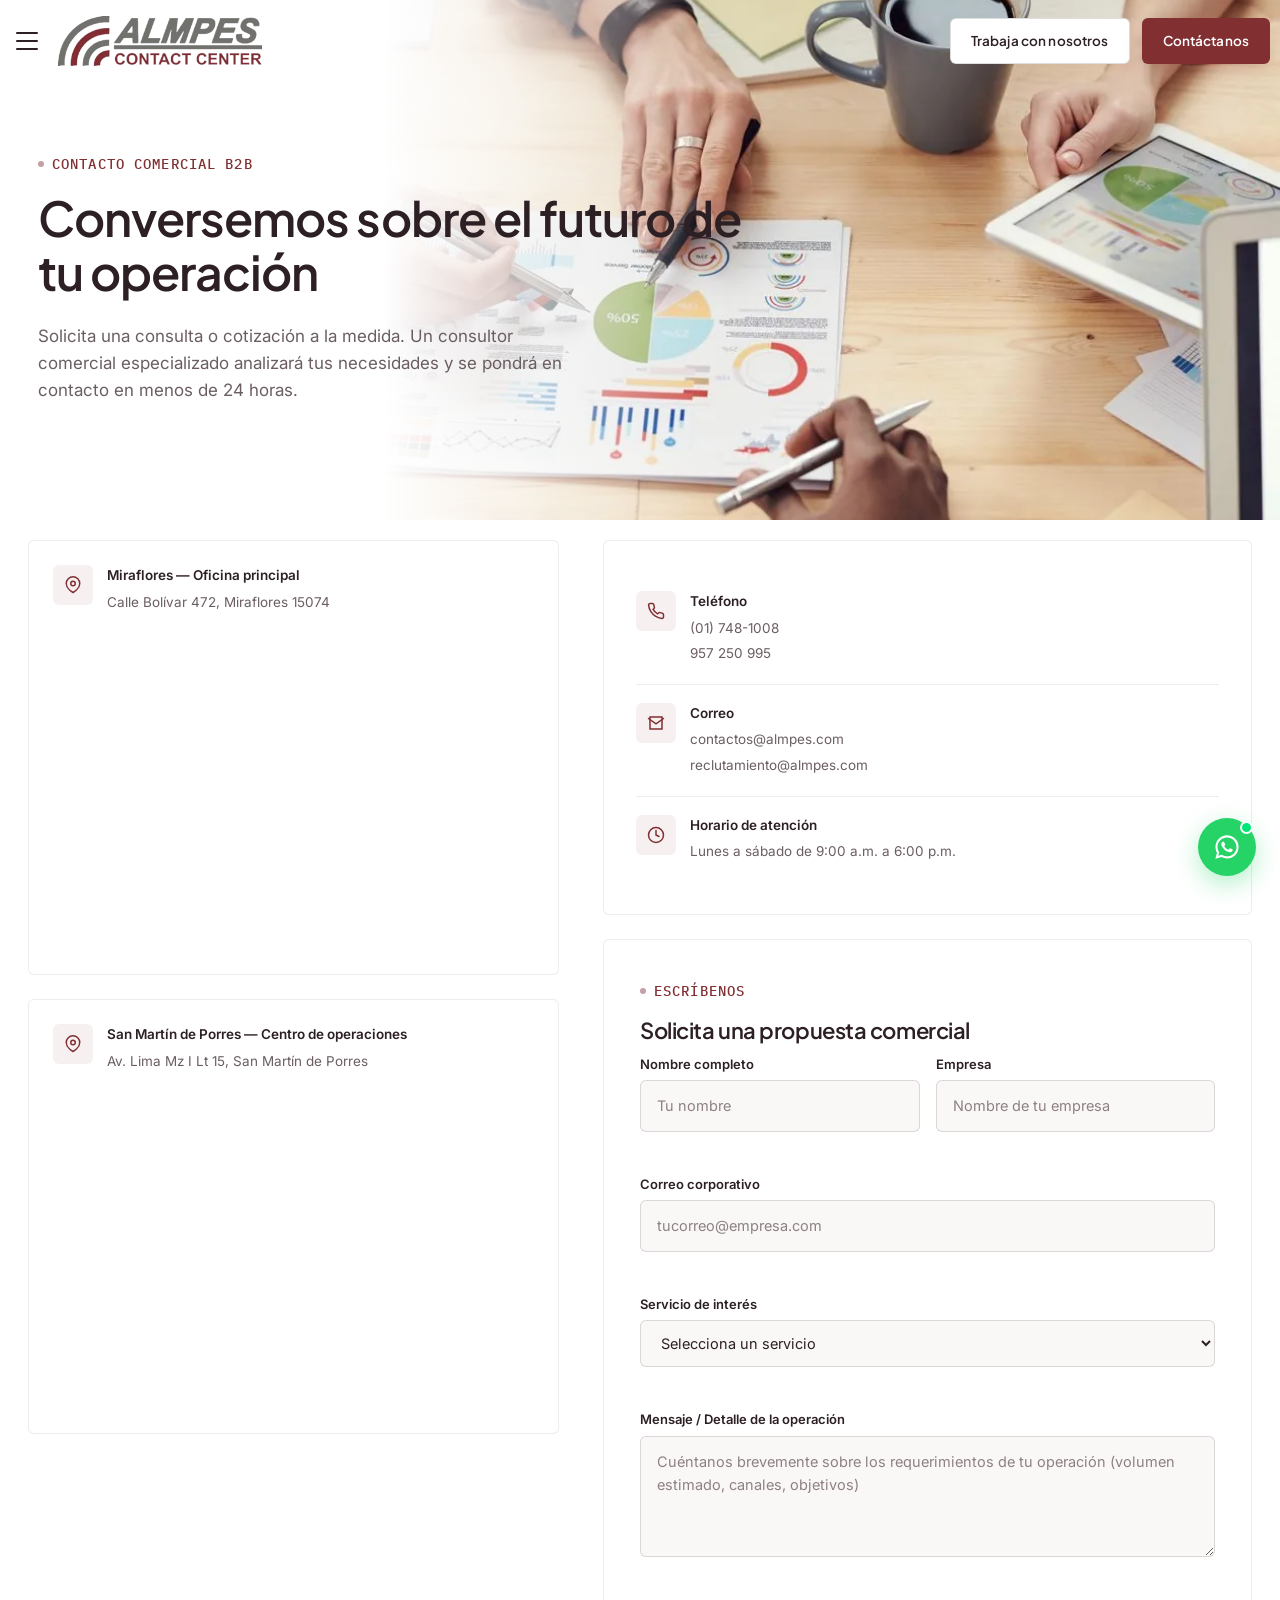
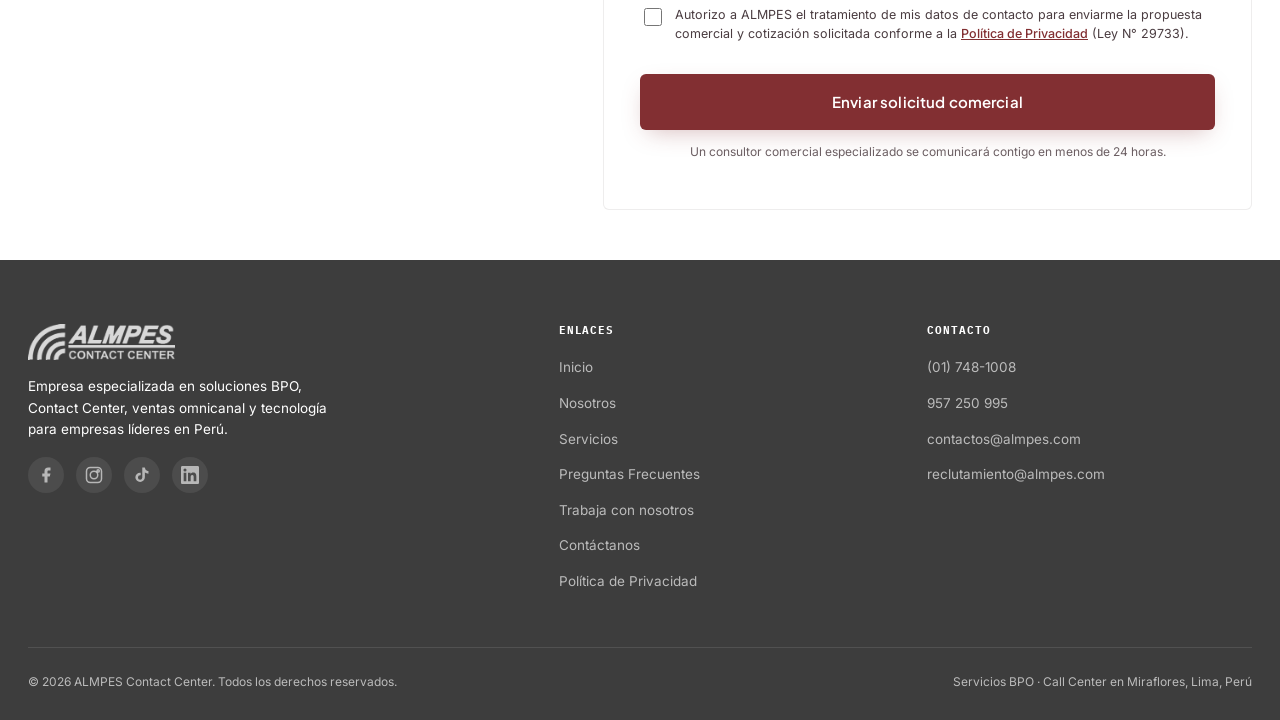
<file: contacto.html>
﻿<!DOCTYPE html>
<html lang="es">
<head>
<meta charset="UTF-8">
<meta name="viewport" content="width=device-width, initial-scale=1.0">
<title>Contáctanos — ALMPES Contact Center</title>
<meta name="description" content="Contáctate con ALMPES Contact Center en Miraflores y San Martín de Porres, Lima. Teléfono, WhatsApp, correo y formulario de contacto.">
<link rel="icon" href="assets/favicon.ico">
<link rel="preload" href="assets/img/contacto-team.webp" as="image" type="image/webp">
<link rel="stylesheet" href="css/styles.css?v=20260916">
<link rel="preconnect" href="https://fonts.googleapis.com">
<link rel="preconnect" href="https://fonts.gstatic.com" crossorigin>
<link href="https://fonts.googleapis.com/css2?family=Plus+Jakarta+Sans:ital,wght@0,400;0,500;0,600;0,700;1,400&family=Inter:wght@400;500;600;700&family=IBM+Plex+Mono:wght@400;500&display=swap" rel="stylesheet" media="print">
<noscript><link href="https://fonts.googleapis.com/css2?family=Plus+Jakarta+Sans:ital,wght@0,400;0,500;0,600;0,700;1,400&family=Inter:wght@400;500;600;700&family=IBM+Plex+Mono:wght@400;500&display=swap" rel="stylesheet"></noscript>
<meta property="og:type" content="website">
<meta property="og:site_name" content="ALMPES Contact Center">
<meta property="og:locale" content="es_PE">
<meta property="og:image" content="https://www.almpes.com/assets/og-social.webp">
<meta property="og:title" content="Contáctanos — ALMPES Contact Center">
<meta property="og:description" content="Contáctate con ALMPES Contact Center en Miraflores y San Martín de Porres, Lima. Teléfono, WhatsApp, correo y formulario de contacto.">
<meta property="og:url" content="https://www.almpes.com/contacto.html">
<meta property="og:image:width" content="1200">
<meta property="og:image:height" content="630">
<meta name="twitter:card" content="summary_large_image">
<link rel="canonical" href="https://www.almpes.com/contacto.html">
<script type="application/ld+json">
{
  "@context": "https://schema.org",
  "@type": "Organization",
  "name": "ALMPES Contact Center",
  "legalName": "ALMPES PERU INVESTMENTS S.A.C.",
  "url": "https://www.almpes.com",
  "logo": "https://www.almpes.com/assets/logo-almpes.webp",
  "description": "BPO y Contact Center en Lima, Perú. Servicios de atención al cliente, ventas, consultoría e infraestructura.",
  "address": {
    "@type": "PostalAddress",
    "streetAddress": "Calle Bolívar 472",
    "addressLocality": "Miraflores",
    "addressRegion": "Lima",
    "postalCode": "15074",
    "addressCountry": "PE"
  },
  "telephone": "+51-1-748-1008",
  "email": "contactos@almpes.com",
  "sameAs": [
    "https://www.linkedin.com/company/almpes-contact-center/",
    "https://www.instagram.com/almpesperu/",
    "https://www.tiktok.com/@almpescontactcenter"
  ]
}
</script>
</head>
<body>

<header class="site-header" data-od-id="site-header">
  <div class="container nav-wrap">
    <button class="nav-toggle" aria-label="Abrir menú" aria-expanded="false" aria-controls="nav-drawer"><span></span><span></span><span></span></button>
    <a href="index.html" class="brand">
      <img src="assets/logo-almpes.webp" alt="ALMPES Contact Center" width="346" height="85" loading="eager" decoding="async">
    </a>
    <div class="header-actions">
      <a href="trabaja.html" class="btn btn--ghost btn--sm">Trabaja con nosotros</a>
      <a href="contacto.html" class="btn btn--accent btn--sm">Contáctanos</a>
    </div>
  </div>
</header>

<div class="nav-drawer" id="nav-drawer" aria-hidden="true" inert>
  <div class="nav-drawer-head">
    <a href="index.html" class="brand">
      <img src="assets/logo-almpes-white.webp" alt="ALMPES Contact Center" width="346" height="85" loading="eager" decoding="async">
    </a>
    <button class="nav-close" aria-label="Cerrar menú">
      <svg aria-hidden="true" focusable="false" width="24" height="24" viewBox="0 0 24 24" fill="none" stroke="currentColor" stroke-width="2" stroke-linecap="round" stroke-linejoin="round"><line x1="18" y1="6" x2="6" y2="18"/><line x1="6" y1="6" x2="18" y2="18"/></svg>
    </button>
  </div>
  <nav class="nav-main" aria-label="Menú principal">
    <ul>
      <li><a href="index.html">Inicio</a></li>
      <li class="has-sub">
        <a href="#" role="button">¿Por qué ALMPES?<span class="sub-arrow"></span></a>
        <ul class="sub-menu">
          <li><a href="nosotros.html">Nosotros</a></li>
          <li><a href="politica-sistema-integrado-gestion.html">Política del Sistema Integrado de Gestión</a></li>
          <li><a href="politica-diversidad-inclusion.html">Política de Diversidad e Inclusión</a></li>
        </ul>
      </li>
      <li class="has-sub">
          <a href="#" role="button">Servicios<span class="sub-arrow"></span></a>
          <ul class="sub-menu">
            <li><a href="inbound.html">Atención al Cliente</a></li>
            <li><a href="outbound.html">Gestión de Ventas</a></li>
            <li><a href="venta-digital.html">Venta Digital &amp; Redes Sociales</a></li>
            <li><a href="campo.html">Gestión en Campo</a></li>
            <li><a href="consultoria.html">Asesoría Especializada</a></li>
            <li><a href="hosting.html">Infraestructura Dedicada</a></li>
            <li><a href="servicios.html">Ver todos los servicios</a></li>
          </ul>
        </li>
      <li><a href="preguntas-frecuentes.html">Preguntas Frecuentes</a></li>
    </ul>
  </nav>
  <div class="nav-drawer-foot">
    <a href="trabaja.html" class="btn btn--accent btn--full">Trabaja con nosotros</a>
    <a href="contacto.html" class="btn btn--ghost btn--full">Contáctanos</a>
    <div class="social-links">
      <a href="https://facebook.com/almpes/" target="_blank" rel="noopener" aria-label="Facebook">
        <svg aria-hidden="true" focusable="false" width="18" height="18" viewBox="0 0 24 24" fill="currentColor"><path d="M18 2h-3a5 5 0 0 0-5 5v3H7v4h3v8h4v-8h3l1-4h-4V7a1 1 0 0 1 1-1h3z"/></svg>
      </a>
      <a href="https://www.instagram.com/almpesperu/" target="_blank" rel="noopener" aria-label="Instagram">
        <svg aria-hidden="true" focusable="false" width="18" height="18" viewBox="0 0 24 24" fill="none" stroke="currentColor" stroke-width="2" stroke-linecap="round" stroke-linejoin="round"><rect x="2" y="2" width="20" height="20" rx="5"/><circle cx="12" cy="12" r="5"/><circle cx="17.5" cy="6.5" r="1.5"/></svg>
      </a>
      <a href="https://www.tiktok.com/@almpescontactcenter" target="_blank" rel="noopener" aria-label="TikTok">
        <svg aria-hidden="true" focusable="false" width="18" height="18" viewBox="0 0 24 24" fill="currentColor"><path d="M19.59 6.69a4.83 4.83 0 0 1-3.77-4.25V2h-3.45v13.67a2.89 2.89 0 0 1-2.88 2.5 2.89 2.89 0 0 1-2.89-2.89 2.89 2.89 0 0 1 2.89-2.89c.28 0 .54.04.79.1v-3.5a6.37 6.37 0 0 0-.79-.05A6.34 6.34 0 0 0 3.15 15a6.34 6.34 0 0 0 6.34 6.34 6.34 6.34 0 0 0 6.34-6.34V8.75a8.18 8.18 0 0 0 4.76 1.52V6.81a4.84 4.84 0 0 1-1-.12z"/></svg>
      </a>
      <a href="https://www.linkedin.com/company/almpes-contact-center/" target="_blank" rel="noopener" aria-label="LinkedIn">
        <svg aria-hidden="true" focusable="false" width="18" height="18" viewBox="0 0 24 24" fill="currentColor"><path d="M20.447 20.452h-3.554v-5.569c0-1.328-.027-3.037-1.852-3.037-1.853 0-2.136 1.445-2.136 2.939v5.667H9.351V9h3.414v1.561h.046c.477-.9 1.637-1.85 3.37-1.85 3.601 0 4.267 2.37 4.267 5.455v6.286zM5.337 7.433a2.062 2.062 0 0 1-2.063-2.065 2.064 2.064 0 1 1 2.063 2.065zm1.782 13.019H3.555V9h3.564v11.452zM22.225 0H1.771C.792 0 0 .774 0 1.729v20.542C0 23.227.792 24 1.771 24h20.451C23.2 24 24 23.227 24 22.271V1.729C24 .774 23.2 0 22.222 0h.003z"/></svg>
      </a>
    </div>
  </div>
</div>
<div class="nav-overlay"></div>

<main>

<section class="page-hero-sec" data-od-id="contact-hero">
  <img src="assets/img/contacto-team.webp" alt="" class="page-hero-sec-bg" width="1260" height="709" aria-hidden="true" decoding="async" loading="eager" fetchpriority="high">
  <div class="page-hero-sec-overlay"></div>
  <div class="container">
      <span class="eyebrow reveal">Contacto Comercial B2B</span>
      <h1 class="reveal reveal-delay-1 page-hero">Conversemos sobre el futuro de tu operación</h1>
      <p class="reveal reveal-delay-2 page-hero-lead">Solicita una consulta o cotización a la medida. Un consultor comercial especializado analizará tus necesidades y se pondrá en contacto en menos de 24 horas.</p>
  </div>
</section>

<section class="section section--compact-top" data-od-id="contact-content">
  <div class="container contact-grid">

    <div>
      <div class="office-card reveal">
        <div class="contact-row">
          <span class="ic">
            <svg aria-hidden="true" focusable="false" width="18" height="18" viewBox="0 0 24 24" fill="none" stroke="currentColor" stroke-width="2" stroke-linecap="round"><path d="M21 10c0 7-9 12-9 12s-9-5-9-12a9 9 0 0 1 18 0Z"/><circle cx="12" cy="10" r="3"/></svg>
          </span>
          <div>
            <b>Miraflores — Oficina principal</b>
            <span>Calle Bolívar 472, Miraflores 15074</span>
          </div>
        </div>
        <div class="map-frame">
          <iframe src="https://www.google.com/maps/embed?pb=!1m18!1m12!1m3!1d124871.12914618116!2d-77.14914424689299!3d-12.028177847629662!2m3!1f0!2f0!3f0!3m2!1i1024!2i768!4f13.1!3m3!1m2!1s0x9105c9000672228b%3A0x39e8279efc2f5565!2sAlmpes%20Contact%20Center!5e0!3m2!1ses-419!2spe!4v1785366682881!5m2!1ses-419!2spe" width="100%" height="320" allowfullscreen="" loading="lazy" referrerpolicy="strict-origin-when-cross-origin" title="Ubicación ALMPES Miraflores — Oficina principal"></iframe>
        </div>
      </div>
      <div class="office-card reveal reveal-delay-1">
        <div class="contact-row">
          <span class="ic">
            <svg aria-hidden="true" focusable="false" width="18" height="18" viewBox="0 0 24 24" fill="none" stroke="currentColor" stroke-width="2" stroke-linecap="round"><path d="M21 10c0 7-9 12-9 12s-9-5-9-12a9 9 0 0 1 18 0Z"/><circle cx="12" cy="10" r="3"/></svg>
          </span>
          <div>
            <b>San Martín de Porres — Centro de operaciones</b>
            <span>Av. Lima Mz I Lt 15, San Martín de Porres</span>
          </div>
        </div>
        <div class="map-frame">
          <iframe src="https://www.google.com/maps/embed?pb=!1m18!1m12!1m3!1d124871.12914618116!2d-77.14914424689299!3d-12.028177847629662!2m3!1f0!2f0!3f0!3m2!1i1024!2i768!4f13.1!3m3!1m2!1s0x9105cedb205c5bb9%3A0xe38bc906a20e2d75!2sAlmpes%20Contact%20Center!5e0!3m2!1ses-419!2spe!4v1785366749831!5m2!1ses-419!2spe" width="100%" height="320" allowfullscreen="" loading="lazy" referrerpolicy="strict-origin-when-cross-origin" title="Ubicación ALMPES San Martín de Porres — Centro de operaciones"></iframe>
        </div>
      </div>
    </div>

    <div>
      <div class="contact-card reveal">
        <div class="contact-row">
          <span class="ic">
            <svg aria-hidden="true" focusable="false" width="18" height="18" viewBox="0 0 24 24" fill="none" stroke="currentColor" stroke-width="2" stroke-linecap="round"><path d="M22 16.92v3a2 2 0 0 1-2.18 2 19.79 19.79 0 0 1-8.63-3.07 19.5 19.5 0 0 1-6-6 19.79 19.79 0 0 1-3.07-8.67A2 2 0 0 1 4.11 2h3a2 2 0 0 1 2 1.72c.13.96.36 1.9.68 2.81a2 2 0 0 1-.45 2.11L8.09 9.91a16 16 0 0 0 6 6l1.27-1.27a2 2 0 0 1 2.11-.45c.91.32 1.85.55 2.81.68A2 2 0 0 1 22 16.92Z"/></svg>
          </span>
          <div>
            <b>Teléfono</b>
            <a href="tel:+5117481008">(01) 748-1008</a>
            <br><a href="tel:+51957250995">957 250 995</a>
          </div>
        </div>
        <div class="contact-row">
          <span class="ic">
            <svg aria-hidden="true" focusable="false" width="18" height="18" viewBox="0 0 24 24" fill="none" stroke="currentColor" stroke-width="2" stroke-linecap="round"><path d="M4 4h16v16H4Z"/><path d="m22 6-10 7L2 6"/></svg>
          </span>
          <div>
            <b>Correo</b>
            <a href="mailto:contactos@almpes.com">contactos@almpes.com</a>
            <br><a href="mailto:reclutamiento@almpes.com">reclutamiento@almpes.com</a>
          </div>
        </div>
        <div class="contact-row">
          <span class="ic">
            <svg aria-hidden="true" focusable="false" width="18" height="18" viewBox="0 0 24 24" fill="none" stroke="currentColor" stroke-width="2" stroke-linecap="round"><circle cx="12" cy="12" r="10"/><path d="M12 6v6l4 2"/></svg>
          </span>
          <div>
            <b>Horario de atención</b>
            <span>Lunes a sábado de 9:00 a.m. a 6:00 p.m.</span>
          </div>
        </div>
      </div>

      <div class="form-card reveal reveal-delay-1">
      <span class="eyebrow">Escríbenos</span>
      <h2>Solicita una propuesta comercial</h2>
      <form id="contact-form" action="https://formsubmit.co/contactos@almpes.com" method="POST">
        <input type="hidden" name="_captcha" value="true">
        <input type="hidden" name="_subject" value="Nueva solicitud comercial desde la web">
        <input type="hidden" name="_template" value="table">
        <div class="form-hp" aria-hidden="true">
          <input type="text" name="_formsubmit_honeypot" tabindex="-1" autocomplete="off">
        </div>
        <input type="hidden" name="_timestamp" class="form-ts">
        <div class="field-row">
          <div class="field">
            <div class="field-label"><label for="nombre">Nombre completo</label></div>
            <input type="text" id="nombre" name="nombre" required placeholder="Tu nombre" maxlength="100" pattern=".{2,100}" autocomplete="name">
            <div class="field-msg" data-for="nombre"></div>
          </div>
          <div class="field">
            <div class="field-label"><label for="empresa">Empresa</label></div>
            <input type="text" id="empresa" name="empresa" placeholder="Nombre de tu empresa" maxlength="100" autocomplete="organization">
            <div class="field-msg" data-for="empresa"></div>
          </div>
        </div>
        <div class="field">
          <div class="field-label"><label for="correo">Correo corporativo</label></div>
          <input type="email" id="correo" name="correo" required placeholder="tucorreo@empresa.com" maxlength="150" autocomplete="email">
          <div class="field-msg" data-for="correo"></div>
        </div>
        <div class="field">
          <div class="field-label"><label for="servicio">Servicio de interés</label></div>
          <select id="servicio" name="servicio" required>
            <option value="">Selecciona un servicio</option>
            <option value="atencion-al-cliente">Atención al Cliente (Inbound)</option>
            <option value="gestion-de-ventas">Gestión de Ventas &amp; Cobranzas (Outbound)</option>
            <option value="venta-digital">Venta Digital &amp; Redes Sociales</option>
            <option value="campo">Gestión en Campo (Ventas, Entregas y Verificaciones)</option>
            <option value="consultoria">Asesoría Especializada</option>
            <option value="hosting">Infraestructura Dedicada</option>
            <option value="otro">Múltiples servicios / Solución integral</option>
          </select>
          <div class="field-msg" data-for="servicio"></div>
        </div>
        <div class="field">
          <div class="field-label"><label for="mensaje">Mensaje / Detalle de la operación</label></div>
          <textarea id="mensaje" name="mensaje" rows="4" required placeholder="Cuéntanos brevemente sobre los requerimientos de tu operación (volumen estimado, canales, objetivos)" maxlength="2000"></textarea>
          <div class="field-msg" data-for="mensaje"></div>
        </div>

        <!-- Cláusula de Privacidad y Tratamiento de Datos (Ley 29733) -->
        <div class="field field--checkbox">
          <input type="checkbox" id="privacidad" name="privacidad" required>
          <label for="privacidad">Autorizo a ALMPES el tratamiento de mis datos de contacto para enviarme la propuesta comercial y cotización solicitada conforme a la <a href="politica-privacidad.html" target="_blank">Política de Privacidad</a> (Ley N° 29733).</label>
          <div class="field-msg" data-for="privacidad"></div>
        </div>

        <div class="form-error" role="alert" aria-live="polite"></div>
        <button type="submit" class="btn btn--accent btn--full" style="margin-top:12px;">Enviar solicitud comercial</button>
        <p class="form-hint">Un consultor comercial especializado se comunicará contigo en menos de 24 horas.</p>
      </form>
    </div>

  </div>
</section>

</main>

<footer class="site-footer reveal" data-od-id="footer">
  <div class="container">
    <div class="footer-grid">
      <div class="footer-brand">
        <img src="assets/logo-almpes.webp" alt="ALMPES Contact Center" width="346" height="85" loading="lazy" decoding="async">
        <p>Empresa especializada en soluciones BPO, Contact Center, ventas omnicanal y tecnología para empresas líderes en Perú.</p>
        <div class="social-links">
          <a href="https://facebook.com/almpes/" target="_blank" rel="noopener" aria-label="Facebook">
            <svg aria-hidden="true" focusable="false" width="18" height="18" viewBox="0 0 24 24" fill="currentColor"><path d="M18 2h-3a5 5 0 0 0-5 5v3H7v4h3v8h4v-8h3l1-4h-4V7a1 1 0 0 1 1-1h3z"/></svg>
          </a>
          <a href="https://www.instagram.com/almpesperu/" target="_blank" rel="noopener" aria-label="Instagram">
            <svg aria-hidden="true" focusable="false" width="18" height="18" viewBox="0 0 24 24" fill="none" stroke="currentColor" stroke-width="2" stroke-linecap="round" stroke-linejoin="round"><rect x="2" y="2" width="20" height="20" rx="5"/><circle cx="12" cy="12" r="5"/><circle cx="17.5" cy="6.5" r="1.5"/></svg>
          </a>
          <a href="https://www.tiktok.com/@almpescontactcenter" target="_blank" rel="noopener" aria-label="TikTok">
            <svg aria-hidden="true" focusable="false" width="18" height="18" viewBox="0 0 24 24" fill="currentColor"><path d="M19.59 6.69a4.83 4.83 0 0 1-3.77-4.25V2h-3.45v13.67a2.89 2.89 0 0 1-2.88 2.5 2.89 2.89 0 0 1-2.89-2.89 2.89 2.89 0 0 1 2.89-2.89c.28 0 .54.04.79.1v-3.5a6.37 6.37 0 0 0-.79-.05A6.34 6.34 0 0 0 3.15 15a6.34 6.34 0 0 0 6.34 6.34 6.34 6.34 0 0 0 6.34-6.34V8.75a8.18 8.18 0 0 0 4.76 1.52V6.81a4.84 4.84 0 0 1-1-.12z"/></svg>
          </a>
          <a href="https://www.linkedin.com/company/almpes-contact-center/" target="_blank" rel="noopener" aria-label="LinkedIn">
            <svg aria-hidden="true" focusable="false" width="18" height="18" viewBox="0 0 24 24" fill="currentColor"><path d="M20.447 20.452h-3.554v-5.569c0-1.328-.027-3.037-1.852-3.037-1.853 0-2.136 1.445-2.136 2.939v5.667H9.351V9h3.414v1.561h.046c.477-.9 1.637-1.85 3.37-1.85 3.601 0 4.267 2.37 4.267 5.455v6.286zM5.337 7.433a2.062 2.062 0 0 1-2.063-2.065 2.064 2.064 0 1 1 2.063 2.065zm1.782 13.019H3.555V9h3.564v11.452zM22.225 0H1.771C.792 0 0 .774 0 1.729v20.542C0 23.227.792 24 1.771 24h20.451C23.2 24 24 23.227 24 22.271V1.729C24 .774 23.2 0 22.222 0h.003z"/></svg>
          </a>
        </div>
      </div>
      <div>
        <h3>Enlaces</h3>
        <ul>
          <li><a href="index.html">Inicio</a></li>
          <li><a href="nosotros.html">Nosotros</a></li>
          <li><a href="servicios.html">Servicios</a></li>
          <li><a href="preguntas-frecuentes.html">Preguntas Frecuentes</a></li>
          <li><a href="trabaja.html">Trabaja con nosotros</a></li>
          <li><a href="contacto.html">Contáctanos</a></li>
          <li><a href="politica-privacidad.html">Política de Privacidad</a></li>
        </ul>
      </div>
      <div>
        <h3>Contacto</h3>
        <ul>
          <li><a href="tel:+5117481008">(01) 748-1008</a></li>
          <li><a href="tel:+51957250995">957 250 995</a></li>
          <li><a href="mailto:contactos@almpes.com">contactos@almpes.com</a></li>
          <li><a href="mailto:reclutamiento@almpes.com">reclutamiento@almpes.com</a></li>
        </ul>
      </div>
    </div>
    <div class="footer-bottom">
      <span>© <span id="year"></span> ALMPES Contact Center. Todos los derechos reservados.</span>
      <span>Servicios BPO · Call Center en Miraflores, Lima, Perú</span>
    </div>
  </div>
</footer>

<a href="https://wa.me/51957250995?text=Hola%20ALMPES%2C%20quisiera%20recibir%20informaci%C3%B3n%20sobre%20sus%20servicios%20BPO." class="wa-float" target="_blank" rel="noopener" aria-label="Escríbenos directamente por WhatsApp">
  <span class="wa-online-dot" title="En línea"></span>
  <svg aria-hidden="true" focusable="false" width="28" height="28" viewBox="0 0 24 24" fill="white"><path d="M12.04 2C6.58 2 2.13 6.45 2.13 11.91c0 1.79.47 3.47 1.29 4.93L2 22l5.29-1.39a9.9 9.9 0 0 0 4.75 1.21h.01c5.46 0 9.9-4.45 9.9-9.91C21.96 6.45 17.5 2 12.04 2Zm0 18.02h-.01a8.1 8.1 0 0 1-4.13-1.13l-.3-.18-3.14.82.84-3.06-.19-.31a8.11 8.11 0 0 1-1.24-4.25c0-4.48 3.65-8.12 8.14-8.12 4.48 0 8.12 3.64 8.12 8.12 0 4.48-3.65 8.11-8.09 8.11Zm4.47-6.08c-.24-.12-1.44-.71-1.66-.79-.22-.08-.39-.12-.55.12-.16.24-.63.79-.78.95-.14.16-.28.18-.53.06-.24-.12-1.02-.38-1.95-1.21-.72-.64-1.21-1.44-1.35-1.68-.14-.24-.01-.37.11-.49.11-.11.24-.28.36-.42.12-.14.16-.24.24-.4.08-.16.04-.3-.02-.42-.06-.12-.55-1.33-.76-1.82-.2-.48-.4-.42-.55-.42-.14 0-.3-.01-.46-.01-.16 0-.42.06-.64.3-.22.24-.84.82-.84 2s.86 2.32.98 2.48c.12.16 1.7 2.6 4.12 3.64.58.25 1.03.4 1.38.51.58.18 1.11.16 1.53.1.47-.07 1.44-.59 1.64-1.15.2-.57.2-1.05.14-1.15-.06-.1-.22-.16-.46-.28Z"/></svg>
</a>

<script src="js/main.js?v=20260916"></script>
</body>
</html>
</file>
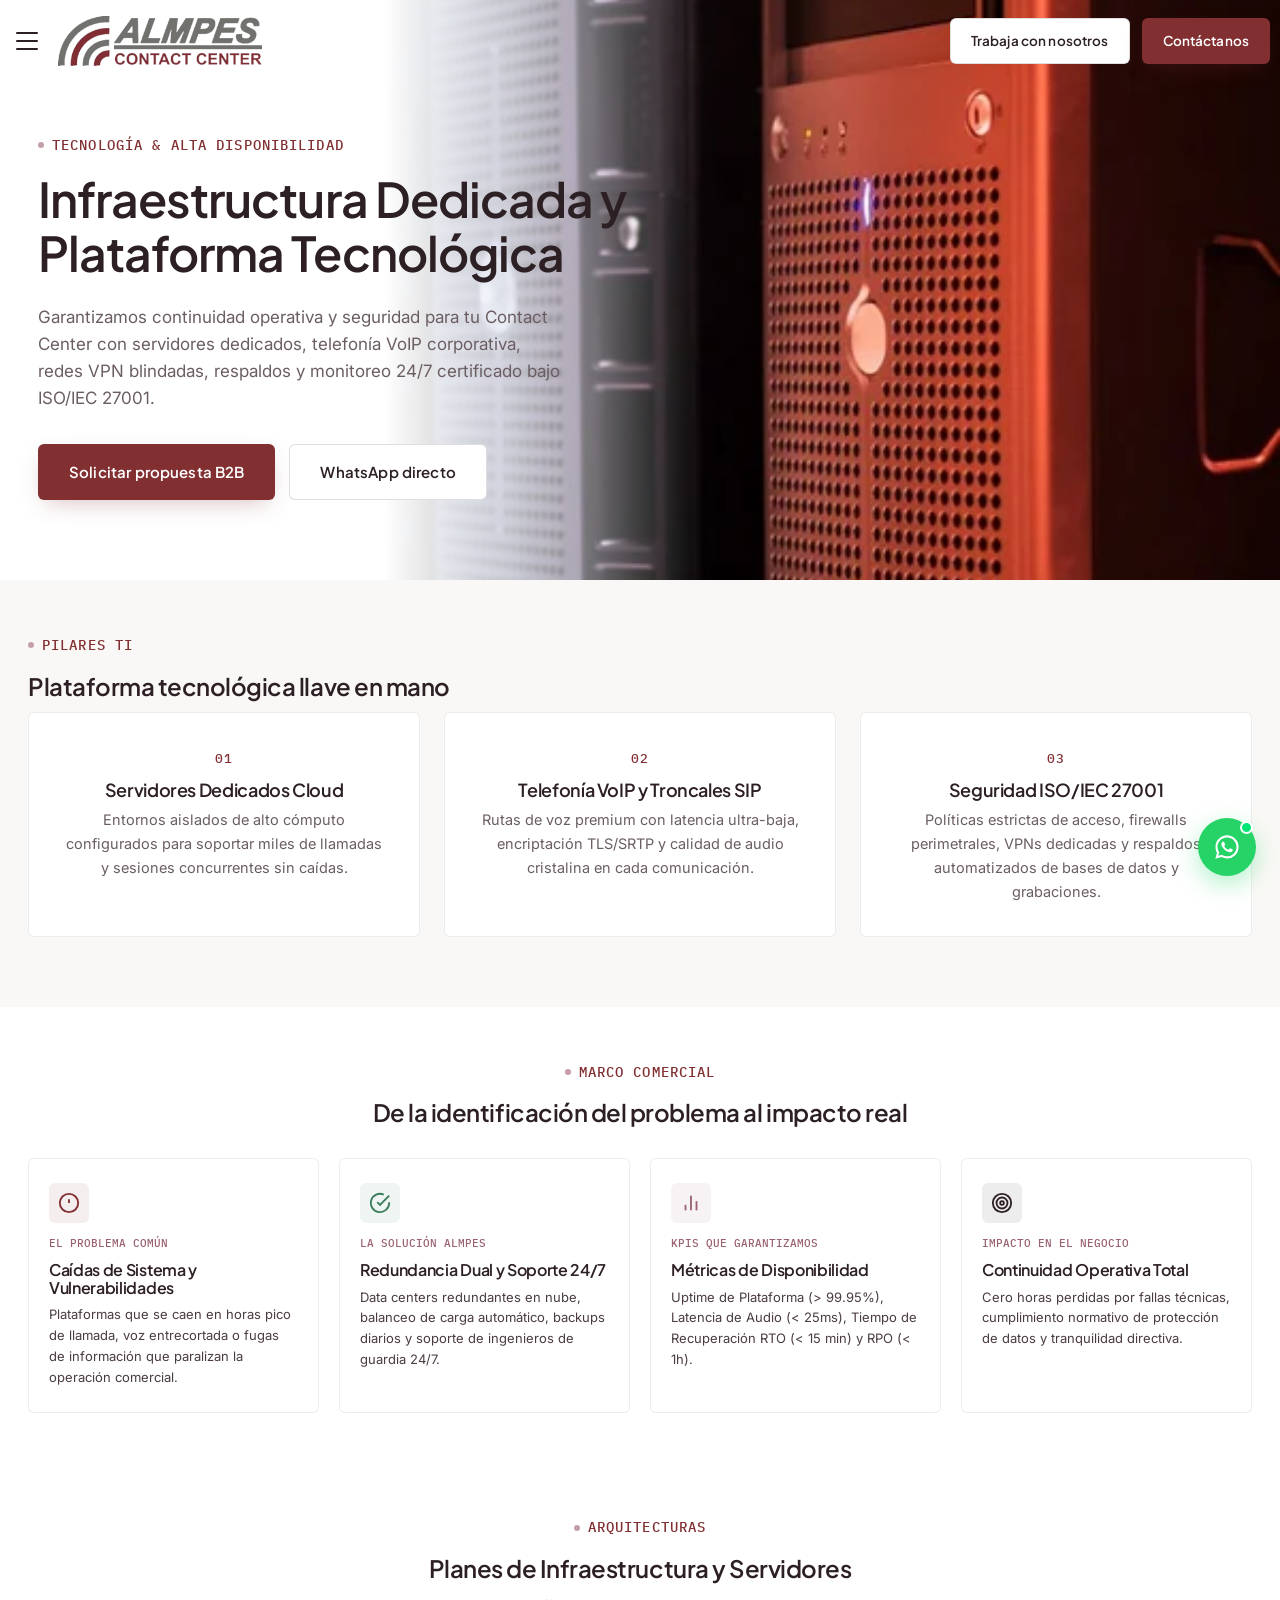
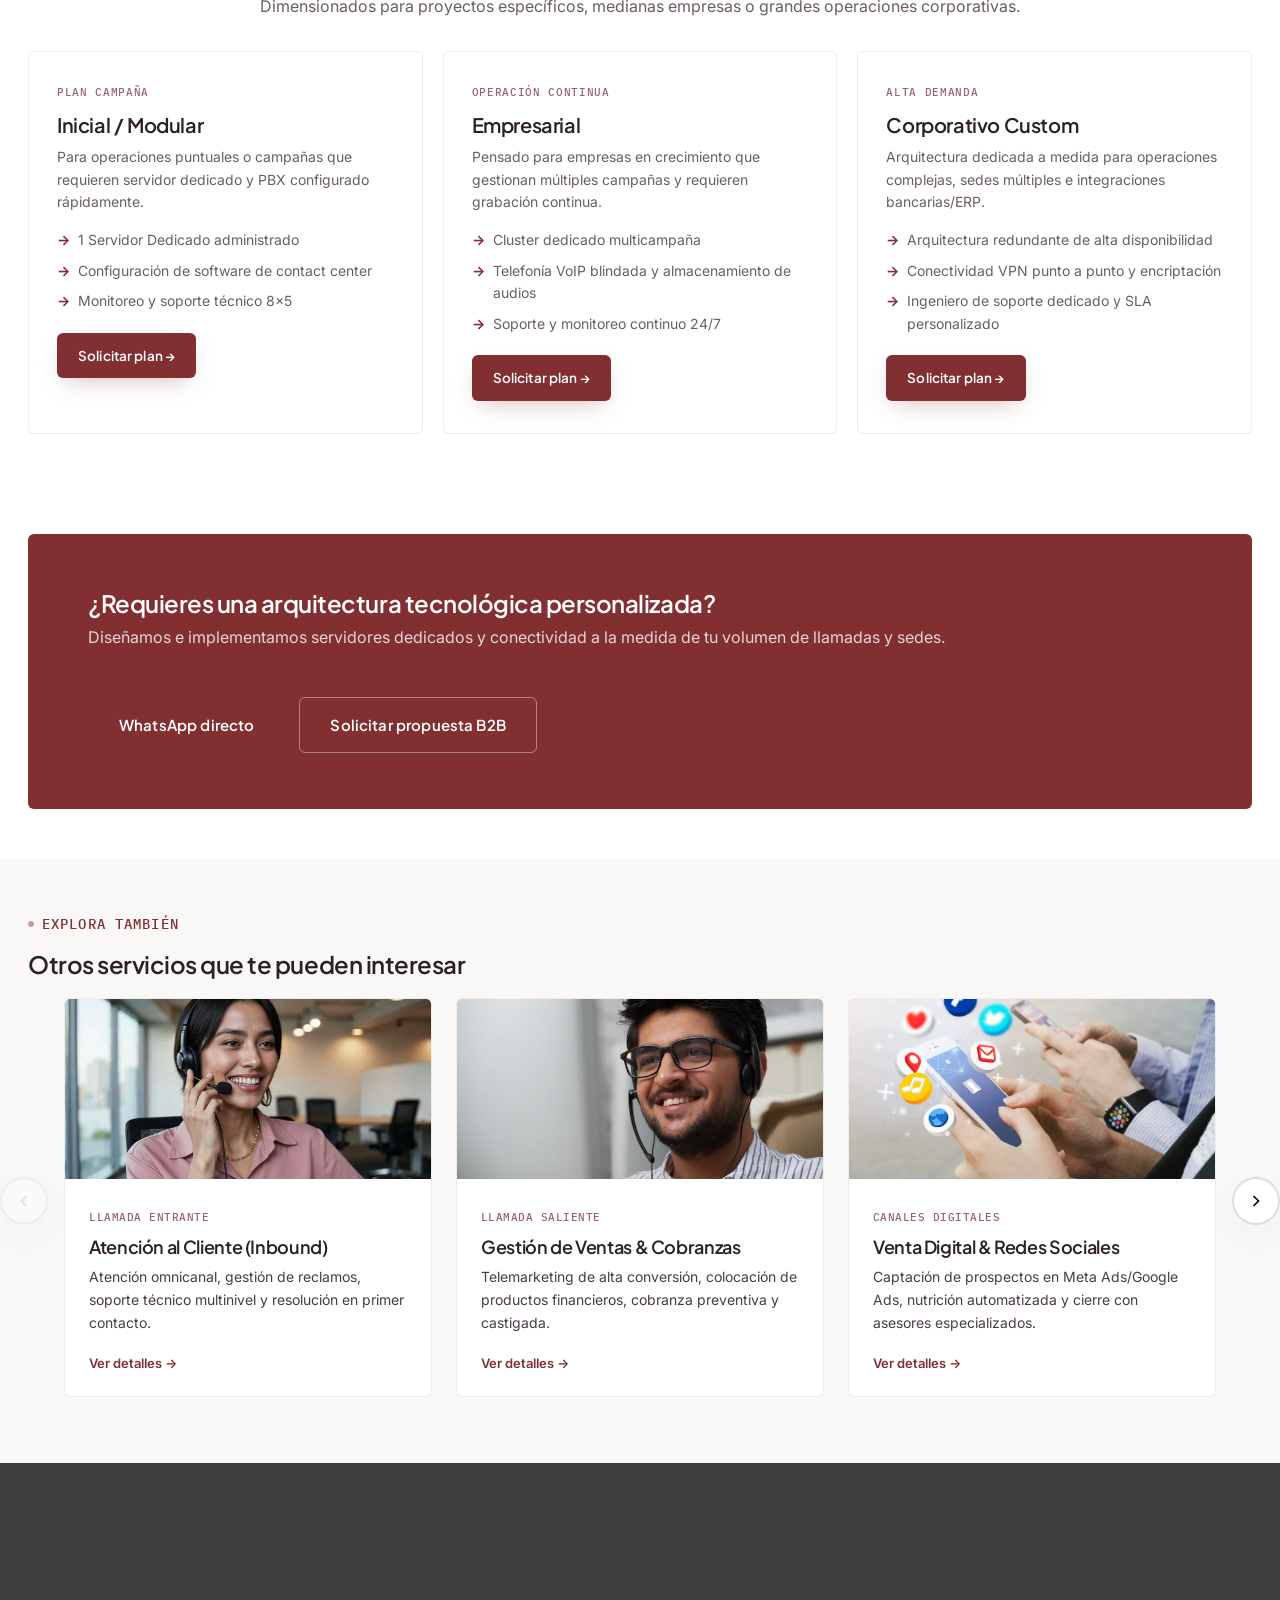
<file: hosting.html>
﻿<!DOCTYPE html>
<html lang="es">
<head>
<meta charset="UTF-8">
<meta name="viewport" content="width=device-width, initial-scale=1.0">
<title>Infraestructura Dedicada — ALMPES Contact Center</title>
<meta name="description" content="Servidores dedicados y hosting administrado para campañas inbound y outbound. Aprovisionamiento, implementación, monitoreo, soporte y escalamiento.">
<link rel="icon" href="assets/favicon.ico">
<link rel="preload" href="assets/img/svc-infra-v2.webp" as="image" type="image/webp">
<link rel="stylesheet" href="css/styles.css?v=20260916">
<link rel="preconnect" href="https://fonts.googleapis.com">
<link rel="preconnect" href="https://fonts.gstatic.com" crossorigin>
<link href="https://fonts.googleapis.com/css2?family=Plus+Jakarta+Sans:ital,wght@0,400;0,500;0,600;0,700;1,400&family=Inter:wght@400;500;600;700&family=IBM+Plex+Mono:wght@400;500&display=swap" rel="stylesheet" media="print">
<noscript><link href="https://fonts.googleapis.com/css2?family=Plus+Jakarta+Sans:ital,wght@0,400;0,500;0,600;0,700;1,400&family=Inter:wght@400;500;600;700&family=IBM+Plex+Mono:wght@400;500&display=swap" rel="stylesheet"></noscript>
<meta property="og:type" content="website">
<meta property="og:site_name" content="ALMPES Contact Center">
<meta property="og:locale" content="es_PE">
<meta property="og:image" content="https://www.almpes.com/assets/og-social.webp">
<meta property="og:title" content="Infraestructura Dedicada — ALMPES Contact Center">
<meta property="og:description" content="Servidores dedicados y hosting administrado para campañas inbound y outbound. Aprovisionamiento, implementación, monitoreo, soporte y escalamiento.">
<meta property="og:url" content="https://www.almpes.com/hosting.html">
<meta property="og:image:width" content="1200">
<meta property="og:image:height" content="630">
<meta name="twitter:card" content="summary_large_image">
<link rel="canonical" href="https://www.almpes.com/hosting.html">
<script type="application/ld+json">
{
  "@context": "https://schema.org",
  "@type": "Organization",
  "name": "ALMPES Contact Center",
  "legalName": "ALMPES PERU INVESTMENTS S.A.C.",
  "url": "https://www.almpes.com",
  "logo": "https://www.almpes.com/assets/logo-almpes.webp",
  "description": "BPO y Contact Center en Lima, Perú. Servicios de atención al cliente, ventas, consultoría e infraestructura.",
  "address": {
    "@type": "PostalAddress",
    "streetAddress": "Calle Bolívar 472",
    "addressLocality": "Miraflores",
    "addressRegion": "Lima",
    "postalCode": "15074",
    "addressCountry": "PE"
  },
  "telephone": "+51-1-748-1008",
  "email": "contactos@almpes.com",
  "sameAs": [
    "https://www.linkedin.com/company/almpes-contact-center/",
    "https://www.instagram.com/almpesperu/",
    "https://www.tiktok.com/@almpescontactcenter"
  ]
}
</script>
</head>
<body>

<header class="site-header" data-od-id="site-header">
  <div class="container nav-wrap">
    <button class="nav-toggle" aria-label="Abrir menú" aria-expanded="false" aria-controls="nav-drawer"><span></span><span></span><span></span></button>
    <a href="index.html" class="brand">
      <img src="assets/logo-almpes.webp" alt="ALMPES Contact Center" width="346" height="85" loading="eager" decoding="async">
    </a>
    <div class="header-actions">
      <a href="trabaja.html" class="btn btn--ghost btn--sm">Trabaja con nosotros</a>
      <a href="contacto.html" class="btn btn--accent btn--sm">Contáctanos</a>
    </div>
  </div>
</header>

<div class="nav-drawer" id="nav-drawer" aria-hidden="true" inert>
  <div class="nav-drawer-head">
    <a href="index.html" class="brand">
      <img src="assets/logo-almpes-white.webp" alt="ALMPES Contact Center" width="346" height="85" loading="eager" decoding="async">
    </a>
    <button class="nav-close" aria-label="Cerrar menú">
      <svg aria-hidden="true" focusable="false" width="24" height="24" viewBox="0 0 24 24" fill="none" stroke="currentColor" stroke-width="2" stroke-linecap="round" stroke-linejoin="round"><line x1="18" y1="6" x2="6" y2="18"/><line x1="6" y1="6" x2="18" y2="18"/></svg>
    </button>
  </div>
  <nav class="nav-main" aria-label="Menú principal">
    <ul>
      <li><a href="index.html">Inicio</a></li>
      <li class="has-sub">
        <a href="#" role="button">¿Por qué ALMPES?<span class="sub-arrow"></span></a>
        <ul class="sub-menu">
          <li><a href="nosotros.html">Nosotros</a></li>
          <li><a href="politica-sistema-integrado-gestion.html">Política del Sistema Integrado de Gestión</a></li>
          <li><a href="politica-diversidad-inclusion.html">Política de Diversidad e Inclusión</a></li>
        </ul>
      </li>
      <li class="has-sub">
          <a href="#" role="button">Servicios<span class="sub-arrow"></span></a>
          <ul class="sub-menu">
            <li><a href="inbound.html">Atención al Cliente</a></li>
            <li><a href="outbound.html">Gestión de Ventas</a></li>
            <li><a href="venta-digital.html">Venta Digital &amp; Redes Sociales</a></li>
            <li><a href="campo.html">Gestión en Campo</a></li>
            <li><a href="consultoria.html">Asesoría Especializada</a></li>
            <li><a href="hosting.html" class="active">Infraestructura Dedicada</a></li>
            <li><a href="servicios.html">Ver todos los servicios</a></li>
          </ul>
        </li>
      <li><a href="preguntas-frecuentes.html">Preguntas Frecuentes</a></li>
    </ul>
  </nav>
  <div class="nav-drawer-foot">
    <a href="trabaja.html" class="btn btn--accent btn--full">Trabaja con nosotros</a>
    <a href="contacto.html" class="btn btn--ghost btn--full">Contáctanos</a>
    <div class="social-links">
      <a href="https://facebook.com/almpes/" target="_blank" rel="noopener" aria-label="Facebook">
        <svg aria-hidden="true" focusable="false" width="18" height="18" viewBox="0 0 24 24" fill="currentColor"><path d="M18 2h-3a5 5 0 0 0-5 5v3H7v4h3v8h4v-8h3l1-4h-4V7a1 1 0 0 1 1-1h3z"/></svg>
      </a>
      <a href="https://www.instagram.com/almpesperu/" target="_blank" rel="noopener" aria-label="Instagram">
        <svg aria-hidden="true" focusable="false" width="18" height="18" viewBox="0 0 24 24" fill="none" stroke="currentColor" stroke-width="2" stroke-linecap="round" stroke-linejoin="round"><rect x="2" y="2" width="20" height="20" rx="5"/><circle cx="12" cy="12" r="5"/><circle cx="17.5" cy="6.5" r="1.5"/></svg>
      </a>
      <a href="https://www.tiktok.com/@almpescontactcenter" target="_blank" rel="noopener" aria-label="TikTok">
        <svg aria-hidden="true" focusable="false" width="18" height="18" viewBox="0 0 24 24" fill="currentColor"><path d="M19.59 6.69a4.83 4.83 0 0 1-3.77-4.25V2h-3.45v13.67a2.89 2.89 0 0 1-2.88 2.5 2.89 2.89 0 0 1-2.89-2.89 2.89 2.89 0 0 1 2.89-2.89c.28 0 .54.04.79.1v-3.5a6.37 6.37 0 0 0-.79-.05A6.34 6.34 0 0 0 3.15 15a6.34 6.34 0 0 0 6.34 6.34 6.34 6.34 0 0 0 6.34-6.34V8.75a8.18 8.18 0 0 0 4.76 1.52V6.81a4.84 4.84 0 0 1-1-.12z"/></svg>
      </a>
      <a href="https://www.linkedin.com/company/almpes-contact-center/" target="_blank" rel="noopener" aria-label="LinkedIn">
        <svg aria-hidden="true" focusable="false" width="18" height="18" viewBox="0 0 24 24" fill="currentColor"><path d="M20.447 20.452h-3.554v-5.569c0-1.328-.027-3.037-1.852-3.037-1.853 0-2.136 1.445-2.136 2.939v5.667H9.351V9h3.414v1.561h.046c.477-.9 1.637-1.85 3.37-1.85 3.601 0 4.267 2.37 4.267 5.455v6.286zM5.337 7.433a2.062 2.062 0 0 1-2.063-2.065 2.064 2.064 0 1 1 2.063 2.065zm1.782 13.019H3.555V9h3.564v11.452zM22.225 0H1.771C.792 0 0 .774 0 1.729v20.542C0 23.227.792 24 1.771 24h20.451C23.2 24 24 23.227 24 22.271V1.729C24 .774 23.2 0 22.222 0h.003z"/></svg>
      </a>
    </div>
  </div>
</div>
<div class="nav-overlay"></div>

<main>

<section class="page-hero-sec" data-od-id="service-hero">
  <img src="assets/img/svc-infra-v2.webp" alt="" class="page-hero-sec-bg" width="600" height="400" aria-hidden="true" decoding="async" loading="eager" fetchpriority="high">
  <div class="page-hero-sec-overlay"></div>
  <div class="container">
      <span class="eyebrow reveal">Tecnología &amp; Alta Disponibilidad</span>
      <h1 class="reveal reveal-delay-1 page-hero">Infraestructura Dedicada y Plataforma Tecnológica</h1>
      <p class="reveal reveal-delay-2 page-hero-lead">Garantizamos continuidad operativa y seguridad para tu Contact Center con servidores dedicados, telefonía VoIP corporativa, redes VPN blindadas, respaldos y monitoreo 24/7 certificado bajo ISO/IEC 27001.</p>
      <div class="hero-ctas reveal reveal-delay-3">
        <a href="contacto.html" class="btn btn--accent">Solicitar propuesta B2B</a>
        <a href="https://wa.me/51957250995?text=Hola%20ALMPES%2C%20quisiera%20cotizar%20Infraestructura%20Tecnol%C3%B3gica%20y%20Servidores." class="btn btn--ghost" target="_blank" rel="noopener">WhatsApp directo</a>
      </div>
  </div>
</section>

<section class="section section--alt" data-od-id="hosting-highlights">
  <div class="container">
    <div class="section-head">
      <span class="eyebrow reveal reveal-left">Pilares TI</span>
      <h2 class="reveal reveal-delay-1 reveal-left">Plataforma tecnológica llave en mano</h2>
    </div>
    <div class="why-grid">
      <div class="why-item reveal reveal-left">
        <span class="num">01</span>
        <h3>Servidores Dedicados Cloud</h3>
        <p>Entornos aislados de alto cómputo configurados para soportar miles de llamadas y sesiones concurrentes sin caídas.</p>
      </div>
      <div class="why-item reveal reveal-delay-1">
        <span class="num">02</span>
        <h3>Telefonía VoIP y Troncales SIP</h3>
        <p>Rutas de voz premium con latencia ultra-baja, encriptación TLS/SRTP y calidad de audio cristalina en cada comunicación.</p>
      </div>
      <div class="why-item reveal reveal-delay-2 reveal-right">
        <span class="num">03</span>
        <h3>Seguridad ISO/IEC 27001</h3>
        <p>Políticas estrictas de acceso, firewalls perimetrales, VPNs dedicadas y respaldos automatizados de bases de datos y grabaciones.</p>
      </div>
    </div>
  </div>
</section>

<section class="section" data-od-id="hosting-framework">
  <div class="container">
    <div class="section-head center">
      <span class="eyebrow reveal reveal-left">Marco Comercial</span>
      <h2 class="reveal reveal-delay-1 reveal-left">De la identificación del problema al impacto real</h2>
    </div>
    <div class="svc-framework-grid reveal">
      <div class="svc-framework-card">
        <div class="svc-framework-icon svc-framework-icon--problem">
          <svg aria-hidden="true" focusable="false" width="22" height="22" viewBox="0 0 24 24" fill="none" stroke="currentColor" stroke-width="2"><circle cx="12" cy="12" r="10"/><line x1="12" y1="8" x2="12" y2="12"/><line x1="12" y1="16" x2="12.01" y2="16"/></svg>
        </div>
        <span class="svc-framework-tag">El Problema Común</span>
        <h3>Caídas de Sistema y Vulnerabilidades</h3>
        <p>Plataformas que se caen en horas pico de llamada, voz entrecortada o fugas de información que paralizan la operación comercial.</p>
      </div>
      <div class="svc-framework-card">
        <div class="svc-framework-icon svc-framework-icon--solution">
          <svg aria-hidden="true" focusable="false" width="22" height="22" viewBox="0 0 24 24" fill="none" stroke="currentColor" stroke-width="2"><path d="M22 11.08V12a10 10 0 1 1-5.93-9.14"/><polyline points="22 4 12 14.01 9 11.01"/></svg>
        </div>
        <span class="svc-framework-tag">La Solución ALMPES</span>
        <h3>Redundancia Dual y Soporte 24/7</h3>
        <p>Data centers redundantes en nube, balanceo de carga automático, backups diarios y soporte de ingenieros de guardia 24/7.</p>
      </div>
      <div class="svc-framework-card">
        <div class="svc-framework-icon svc-framework-icon--kpis">
          <svg aria-hidden="true" focusable="false" width="22" height="22" viewBox="0 0 24 24" fill="none" stroke="currentColor" stroke-width="2"><path d="M18 20V10"/><path d="M12 20V4"/><path d="M6 20v-6"/></svg>
        </div>
        <span class="svc-framework-tag">KPIs que Garantizamos</span>
        <h3>Métricas de Disponibilidad</h3>
        <p>Uptime de Plataforma (&gt; 99.95%), Latencia de Audio (&lt; 25ms), Tiempo de Recuperación RTO (&lt; 15 min) y RPO (&lt; 1h).</p>
      </div>
      <div class="svc-framework-card">
        <div class="svc-framework-icon svc-framework-icon--impact">
          <svg aria-hidden="true" focusable="false" width="22" height="22" viewBox="0 0 24 24" fill="none" stroke="currentColor" stroke-width="2"><circle cx="12" cy="12" r="10"/><circle cx="12" cy="12" r="6"/><circle cx="12" cy="12" r="2"/></svg>
        </div>
        <span class="svc-framework-tag">Impacto en el Negocio</span>
        <h3>Continuidad Operativa Total</h3>
        <p>Cero horas perdidas por fallas técnicas, cumplimiento normativo de protección de datos y tranquilidad directiva.</p>
      </div>
    </div>
  </div>
</section>

<section class="section" data-od-id="hosting-plans">
  <div class="container">
    <div class="section-head center">
      <span class="eyebrow reveal reveal-left">Arquitecturas</span>
      <h2 class="reveal reveal-delay-1 reveal-left">Planes de Infraestructura y Servidores</h2>
      <p class="reveal reveal-delay-2">Dimensionados para proyectos específicos, medianas empresas o grandes operaciones corporativas.</p>
    </div>

    <div class="services-grid services-grid--3">
      <div class="service-card reveal reveal-left">
        <span class="tag">Plan Campaña</span>
        <h3>Inicial / Modular</h3>
        <p>Para operaciones puntuales o campañas que requieren servidor dedicado y PBX configurado rápidamente.</p>
        <ul class="plan-features">
          <li><span class="arrow">→</span>1 Servidor Dedicado administrado</li>
          <li><span class="arrow">→</span>Configuración de software de contact center</li>
          <li><span class="arrow">→</span>Monitoreo y soporte técnico 8x5</li>
        </ul>
        <a href="https://wa.me/51957250995?text=Hola%20ALMPES%2C%20quisiera%20contratar%20el%20Plan%20Inicial%20de%20Infraestructura." class="btn btn--accent btn--sm plan-cta" target="_blank" rel="noopener" aria-label="Solicitar Plan Inicial de Infraestructura">Solicitar plan →</a>
      </div>

      <div class="service-card reveal reveal-delay-1">
        <span class="tag">Operación Continua</span>
        <h3>Empresarial</h3>
        <p>Pensado para empresas en crecimiento que gestionan múltiples campañas y requieren grabación continua.</p>
        <ul class="plan-features">
          <li><span class="arrow">→</span>Cluster dedicado multicampaña</li>
          <li><span class="arrow">→</span>Telefonía VoIP blindada y almacenamiento de audios</li>
          <li><span class="arrow">→</span>Soporte y monitoreo continuo 24/7</li>
        </ul>
        <a href="https://wa.me/51957250995?text=Hola%20ALMPES%2C%20quisiera%20contratar%20el%20Plan%20Empresarial%20de%20Infraestructura." class="btn btn--accent btn--sm plan-cta" target="_blank" rel="noopener" aria-label="Solicitar Plan Empresarial de Infraestructura">Solicitar plan →</a>
      </div>

      <div class="service-card reveal reveal-delay-2 reveal-right">
        <span class="tag">Alta Demanda</span>
        <h3>Corporativo Custom</h3>
        <p>Arquitectura dedicada a medida para operaciones complejas, sedes múltiples e integraciones bancarias/ERP.</p>
        <ul class="plan-features">
          <li><span class="arrow">→</span>Arquitectura redundante de alta disponibilidad</li>
          <li><span class="arrow">→</span>Conectividad VPN punto a punto y encriptación</li>
          <li><span class="arrow">→</span>Ingeniero de soporte dedicado y SLA personalizado</li>
        </ul>
        <a href="https://wa.me/51957250995?text=Hola%20ALMPES%2C%20quisiera%20contratar%20el%20Plan%20Corporativo%20de%20Infraestructura." class="btn btn--accent btn--sm plan-cta" target="_blank" rel="noopener" aria-label="Solicitar Plan Corporativo de Infraestructura">Solicitar plan →</a>
      </div>
    </div>
  </div>
</section>

<section class="section" data-od-id="hosting-cta">
  <div class="container">
    <div class="cta-band reveal">
      <div>
        <h2>¿Requieres una arquitectura tecnológica personalizada?</h2>
        <p>Diseñamos e implementamos servidores dedicados y conectividad a la medida de tu volumen de llamadas y sedes.</p>
      </div>
      <div class="cta-actions">
        <a href="https://wa.me/51957250995?text=Hola%20ALMPES%2C%20necesito%20asesor%C3%ADa%20para%20dise%C3%B1ar%20la%20arquitectura%20tecnol%C3%B3gica%20de%20mi%20empresa." class="btn btn--accent" target="_blank" rel="noopener">WhatsApp directo</a>
        <a href="contacto.html" class="btn btn--ghost">Solicitar propuesta B2B</a>
      </div>
    </div>
  </div>
</section>

<section class="section section--alt" data-od-id="other-services">
  <div class="container">
    <div class="section-head">
      <span class="eyebrow reveal">Explora también</span>
      <h2 class="reveal reveal-delay-1">Otros servicios que te pueden interesar</h2>
    </div>
    <div class="svc-carousel">
      <button class="svc-carousel-btn svc-carousel-prev" aria-label="Anterior" disabled>
        <svg width="20" height="20" viewBox="0 0 24 24" fill="none" stroke="currentColor" stroke-width="2"><polyline points="15 18 9 12 15 6"/></svg>
      </button>
      <div class="svc-carousel-track">
        <a href="inbound.html" class="svc-other-card">
          <div class="svc-other-img"><img src="assets/img/svc-atencion-v2.webp" alt="Atención al cliente inbound" width="400" height="220" loading="lazy" decoding="async"></div>
          <div class="svc-other-body">
            <span class="svc-other-tag">Llamada Entrante</span>
            <h3>Atención al Cliente (Inbound)</h3>
            <p>Atención omnicanal, gestión de reclamos, soporte técnico multinivel y resolución en primer contacto.</p>
            <span class="svc-other-link">Ver detalles →</span>
          </div>
        </a>
        <a href="outbound.html" class="svc-other-card">
          <div class="svc-other-img"><img src="assets/img/svc-ventas-v2.webp" alt="Ventas y cobranza outbound" width="400" height="220" loading="lazy" decoding="async"></div>
          <div class="svc-other-body">
            <span class="svc-other-tag">Llamada Saliente</span>
            <h3>Gestión de Ventas &amp; Cobranzas</h3>
            <p>Telemarketing de alta conversión, colocación de productos financieros, cobranza preventiva y castigada.</p>
            <span class="svc-other-link">Ver detalles →</span>
          </div>
        </a>
        <a href="venta-digital.html" class="svc-other-card">
          <div class="svc-other-img"><img src="assets/img/venta-digital-hero.webp" alt="Venta digital y redes sociales" width="400" height="220" loading="lazy" decoding="async"></div>
          <div class="svc-other-body">
            <span class="svc-other-tag">Canales Digitales</span>
            <h3>Venta Digital &amp; Redes Sociales</h3>
            <p>Captación de prospectos en Meta Ads/Google Ads, nutrición automatizada y cierre con asesores especializados.</p>
            <span class="svc-other-link">Ver detalles →</span>
          </div>
        </a>
        <a href="campo.html" class="svc-other-card">
          <div class="svc-other-img"><img src="assets/img/campo-hero.webp" alt="Gestión en campo" width="400" height="220" loading="lazy" decoding="async"></div>
          <div class="svc-other-body">
            <span class="svc-other-tag">Operaciones Presenciales</span>
            <h3>Gestión en Campo</h3>
            <p>Fuerzas de venta presencial, cobranzas in situ y verificación domiciliaria con geolocalización.</p>
            <span class="svc-other-link">Ver detalles →</span>
          </div>
        </a>
        <a href="consultoria.html" class="svc-other-card">
          <div class="svc-other-img"><img src="assets/img/svc-consultoria-v2.webp" alt="Asesoría especializada" width="400" height="220" loading="lazy" decoding="async"></div>
          <div class="svc-other-body">
            <span class="svc-other-tag">Estrategia Operacional</span>
            <h3>Asesoría Especializada</h3>
            <p>Dimensionamiento Erlang, auditorías ISO 9001 y consultoría en ciberseguridad ISO 27001.</p>
            <span class="svc-other-link">Ver detalles →</span>
          </div>
        </a>
      </div>
      <button class="svc-carousel-btn svc-carousel-next" aria-label="Siguiente">
        <svg width="20" height="20" viewBox="0 0 24 24" fill="none" stroke="currentColor" stroke-width="2"><polyline points="9 18 15 12 9 6"/></svg>
      </button>
    </div>
  </div>
</section>

</main>

<footer class="site-footer reveal" data-od-id="footer">
  <div class="container">
    <div class="footer-grid">
      <div class="footer-brand">
        <img src="assets/logo-almpes.webp" alt="ALMPES Contact Center" width="346" height="85" loading="lazy" decoding="async">
        <p>Empresa especializada en soluciones BPO, Contact Center, ventas omnicanal y tecnología para empresas líderes en Perú.</p>
        <div class="social-links">
          <a href="https://facebook.com/almpes/" target="_blank" rel="noopener" aria-label="Facebook">
            <svg aria-hidden="true" focusable="false" width="18" height="18" viewBox="0 0 24 24" fill="currentColor"><path d="M18 2h-3a5 5 0 0 0-5 5v3H7v4h3v8h4v-8h3l1-4h-4V7a1 1 0 0 1 1-1h3z"/></svg>
          </a>
          <a href="https://www.instagram.com/almpesperu/" target="_blank" rel="noopener" aria-label="Instagram">
            <svg aria-hidden="true" focusable="false" width="18" height="18" viewBox="0 0 24 24" fill="none" stroke="currentColor" stroke-width="2" stroke-linecap="round" stroke-linejoin="round"><rect x="2" y="2" width="20" height="20" rx="5"/><circle cx="12" cy="12" r="5"/><circle cx="17.5" cy="6.5" r="1.5"/></svg>
          </a>
          <a href="https://www.tiktok.com/@almpescontactcenter" target="_blank" rel="noopener" aria-label="TikTok">
            <svg aria-hidden="true" focusable="false" width="18" height="18" viewBox="0 0 24 24" fill="currentColor"><path d="M19.59 6.69a4.83 4.83 0 0 1-3.77-4.25V2h-3.45v13.67a2.89 2.89 0 0 1-2.88 2.5 2.89 2.89 0 0 1-2.89-2.89 2.89 2.89 0 0 1 2.89-2.89c.28 0 .54.04.79.1v-3.5a6.37 6.37 0 0 0-.79-.05A6.34 6.34 0 0 0 3.15 15a6.34 6.34 0 0 0 6.34 6.34 6.34 6.34 0 0 0 6.34-6.34V8.75a8.18 8.18 0 0 0 4.76 1.52V6.81a4.84 4.84 0 0 1-1-.12z"/></svg>
          </a>
          <a href="https://www.linkedin.com/company/almpes-contact-center/" target="_blank" rel="noopener" aria-label="LinkedIn">
            <svg aria-hidden="true" focusable="false" width="18" height="18" viewBox="0 0 24 24" fill="currentColor"><path d="M20.447 20.452h-3.554v-5.569c0-1.328-.027-3.037-1.852-3.037-1.853 0-2.136 1.445-2.136 2.939v5.667H9.351V9h3.414v1.561h.046c.477-.9 1.637-1.85 3.37-1.85 3.601 0 4.267 2.37 4.267 5.455v6.286zM5.337 7.433a2.062 2.062 0 0 1-2.063-2.065 2.064 2.064 0 1 1 2.063 2.065zm1.782 13.019H3.555V9h3.564v11.452zM22.225 0H1.771C.792 0 0 .774 0 1.729v20.542C0 23.227.792 24 1.771 24h20.451C23.2 24 24 23.227 24 22.271V1.729C24 .774 23.2 0 22.222 0h.003z"/></svg>
          </a>
        </div>
      </div>
      <div>
        <h3>Enlaces</h3>
        <ul>
          <li><a href="index.html">Inicio</a></li>
          <li><a href="nosotros.html">Nosotros</a></li>
          <li><a href="servicios.html">Servicios</a></li>
          <li><a href="preguntas-frecuentes.html">Preguntas Frecuentes</a></li>
          <li><a href="trabaja.html">Trabaja con nosotros</a></li>
          <li><a href="contacto.html">Contáctanos</a></li>
          <li><a href="politica-privacidad.html">Política de Privacidad</a></li>
        </ul>
      </div>
      <div>
        <h3>Contacto</h3>
        <ul>
          <li><a href="tel:+5117481008">(01) 748-1008</a></li>
          <li><a href="tel:+51957250995">957 250 995</a></li>
          <li><a href="mailto:contactos@almpes.com">contactos@almpes.com</a></li>
          <li><a href="mailto:reclutamiento@almpes.com">reclutamiento@almpes.com</a></li>
        </ul>
      </div>
    </div>
    <div class="footer-bottom">
      <span>© <span id="year"></span> ALMPES Contact Center. Todos los derechos reservados.</span>
      <span>Servicios BPO · Call Center en Miraflores, Lima, Perú</span>
    </div>
  </div>
</footer>

<a href="https://wa.me/51957250995?text=Hola%20ALMPES%2C%20quisiera%20recibir%20informaci%C3%B3n%20sobre%20sus%20servicios%20BPO." class="wa-float" target="_blank" rel="noopener" aria-label="Escríbenos directamente por WhatsApp">
  <span class="wa-online-dot" title="En línea"></span>
  <svg aria-hidden="true" focusable="false" width="28" height="28" viewBox="0 0 24 24" fill="white"><path d="M12.04 2C6.58 2 2.13 6.45 2.13 11.91c0 1.79.47 3.47 1.29 4.93L2 22l5.29-1.39a9.9 9.9 0 0 0 4.75 1.21h.01c5.46 0 9.9-4.45 9.9-9.91C21.96 6.45 17.5 2 12.04 2Zm0 18.02h-.01a8.1 8.1 0 0 1-4.13-1.13l-.3-.18-3.14.82.84-3.06-.19-.31a8.11 8.11 0 0 1-1.24-4.25c0-4.48 3.65-8.12 8.14-8.12 4.48 0 8.12 3.64 8.12 8.12 0 4.48-3.65 8.11-8.09 8.11Zm4.47-6.08c-.24-.12-1.44-.71-1.66-.79-.22-.08-.39-.12-.55.12-.16.24-.63.79-.78.95-.14.16-.28.18-.53.06-.24-.12-1.02-.38-1.95-1.21-.72-.64-1.21-1.44-1.35-1.68-.14-.24-.01-.37.11-.49.11-.11.24-.28.36-.42.12-.14.16-.24.24-.4.08-.16.04-.3-.02-.42-.06-.12-.55-1.33-.76-1.82-.2-.48-.4-.42-.55-.42-.14 0-.3-.01-.46-.01-.16 0-.42.06-.64.3-.22.24-.84.82-.84 2s.86 2.32.98 2.48c.12.16 1.7 2.6 4.12 3.64.58.25 1.03.4 1.38.51.58.18 1.11.16 1.53.1.47-.07 1.44-.59 1.64-1.15.2-.57.2-1.05.14-1.15-.06-.1-.22-.16-.46-.28Z"/></svg>
</a>

<script src="js/main.js?v=20260916"></script>
</body>
</html>
</file>
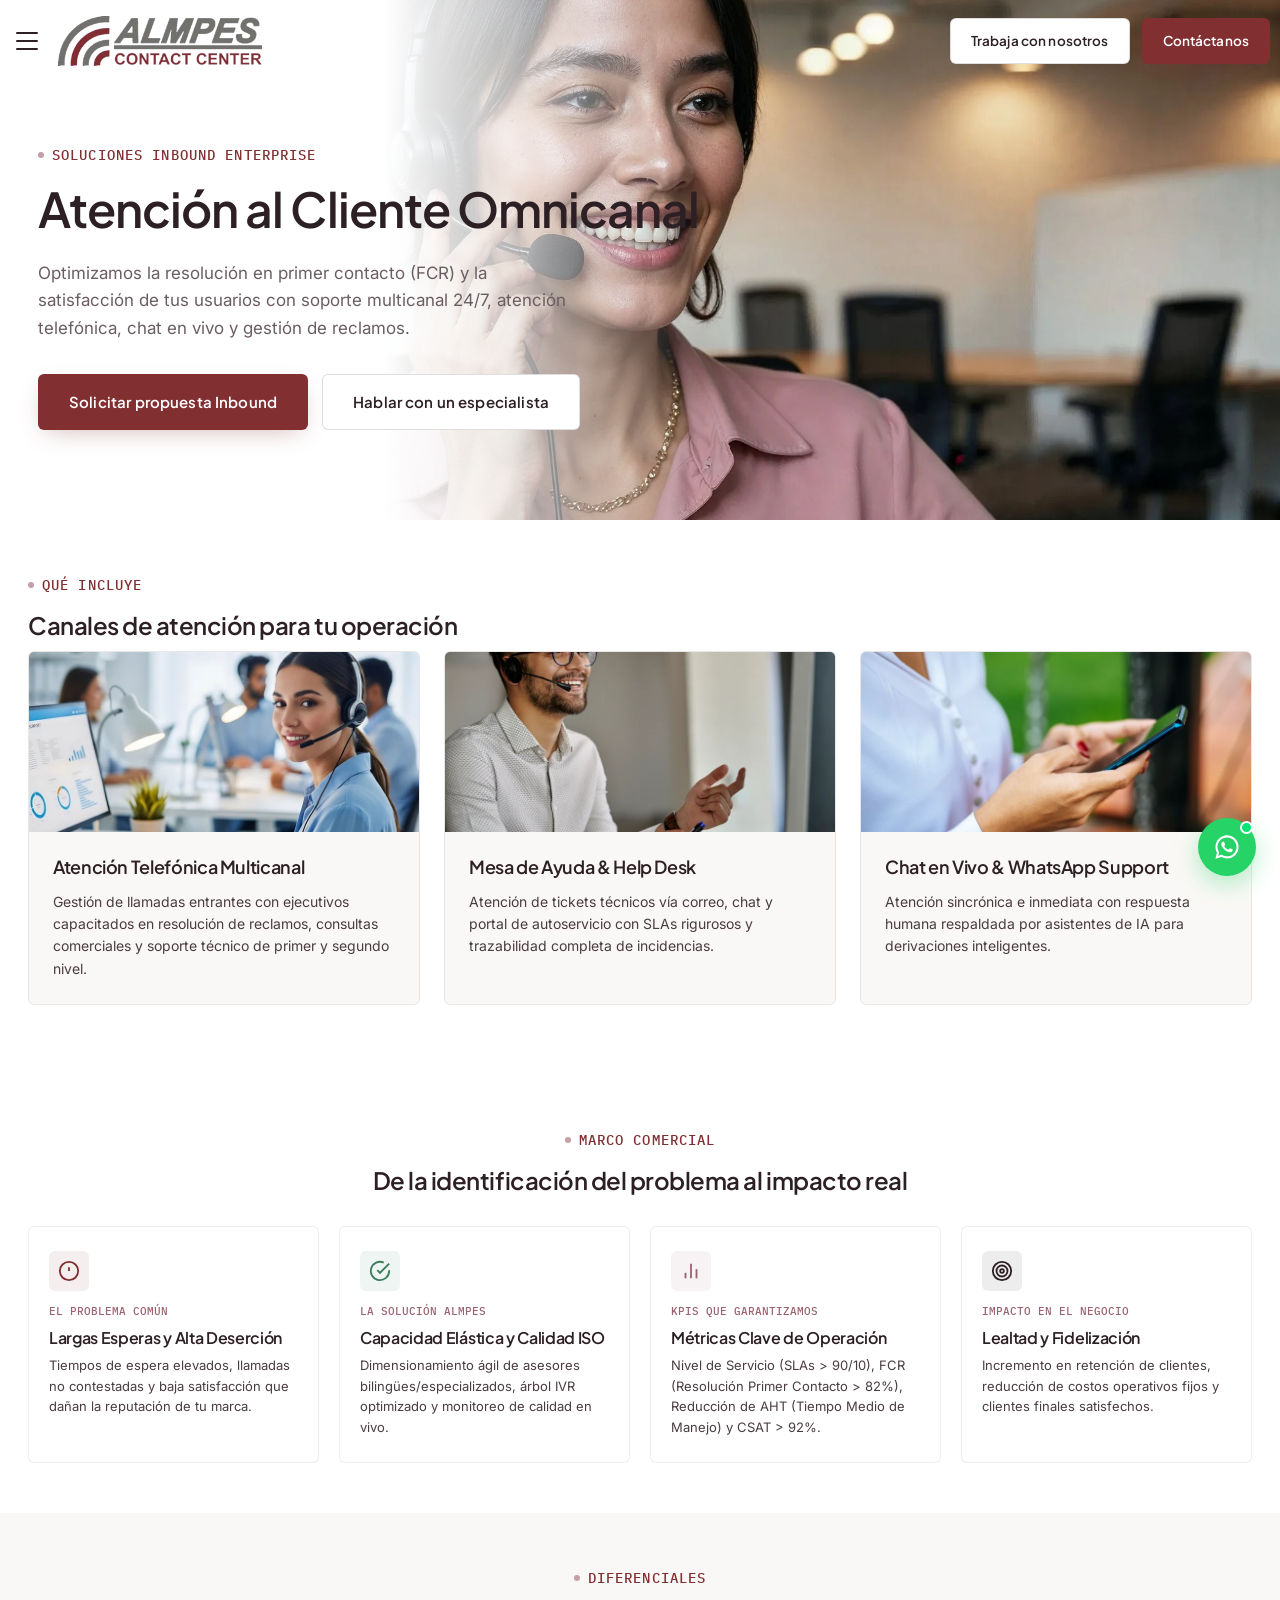
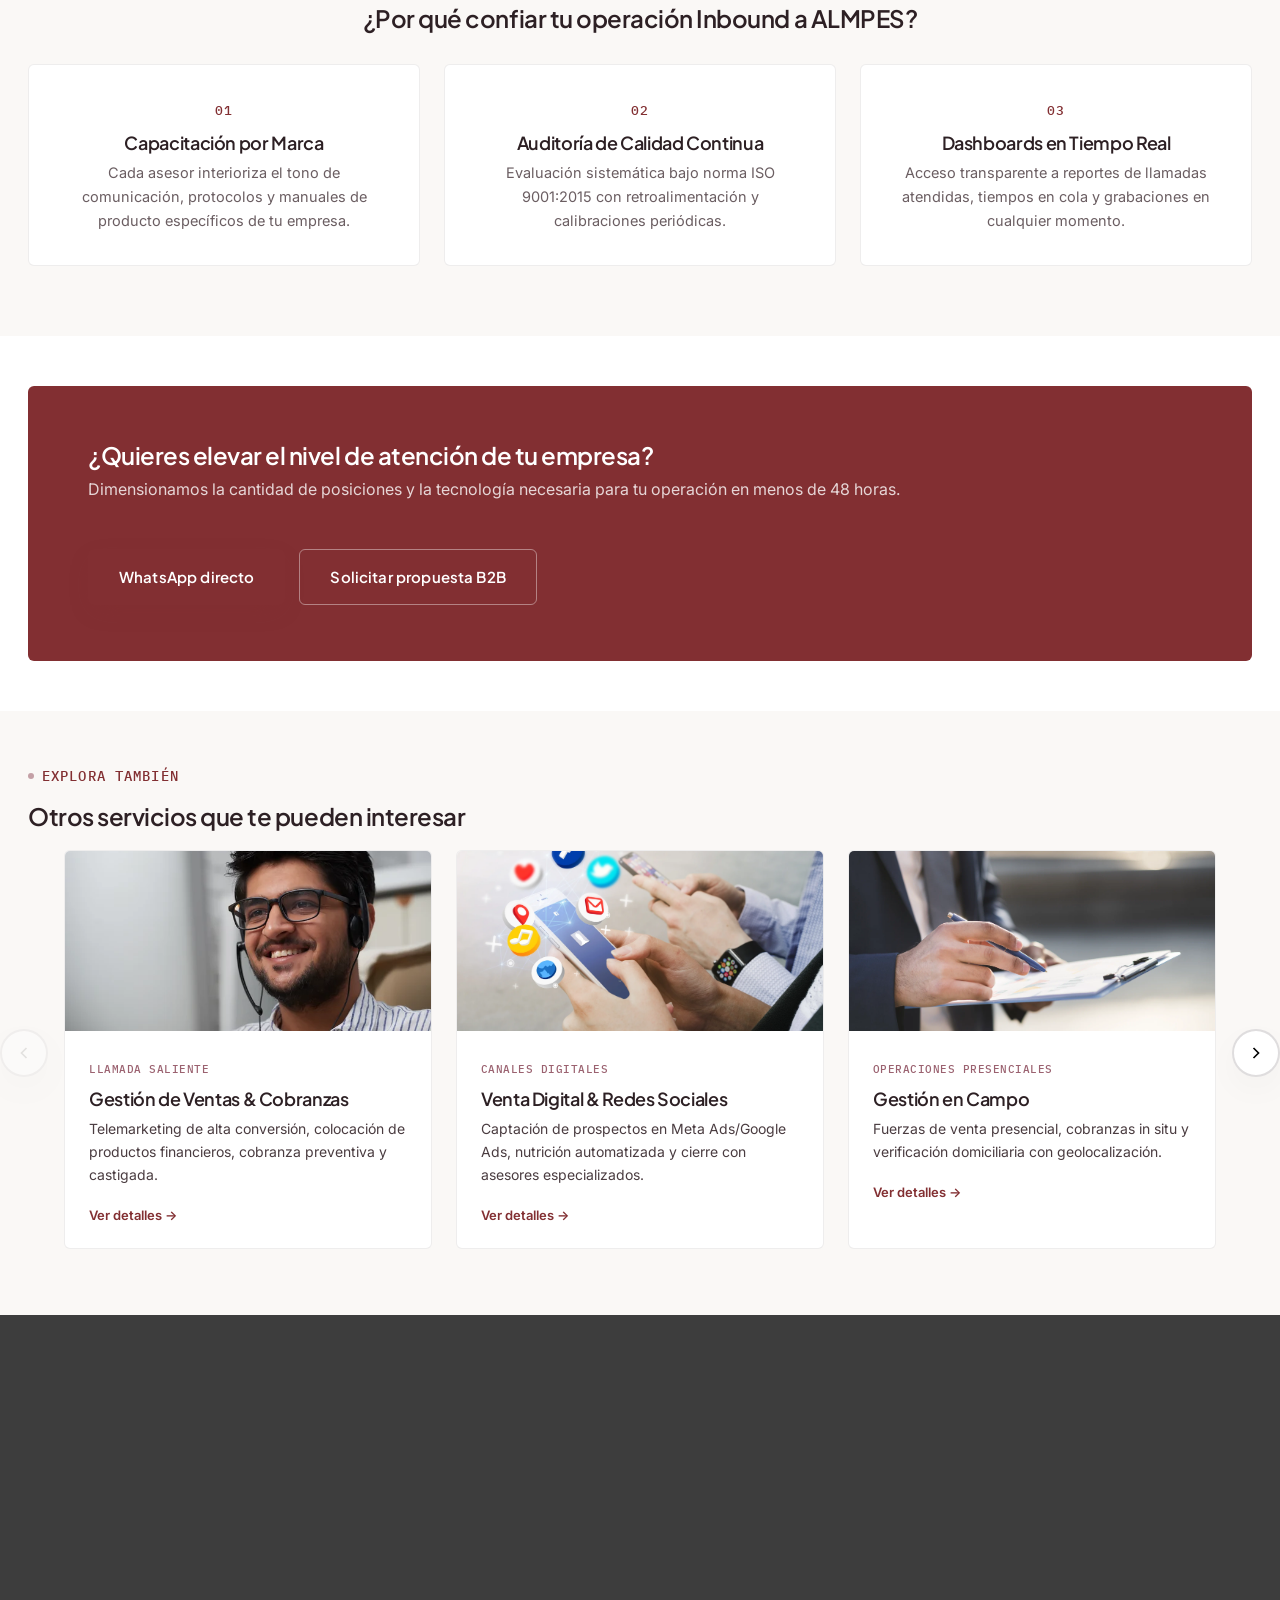
<file: inbound.html>
﻿<!DOCTYPE html>
<html lang="es">
<head>
<meta charset="UTF-8">
<meta name="viewport" content="width=device-width, initial-scale=1.0">
<title>Atención al Cliente — ALMPES Contact Center</title>
<meta name="description" content="Atención y gestión de reclamos, soporte técnico, atención al cliente multi-canal, gestión de correos y chat en vivo.">
<link rel="icon" href="assets/favicon.ico">
<link rel="preload" href="assets/img/svc-atencion-hero.webp" as="image" type="image/webp">
<link rel="stylesheet" href="css/styles.css?v=20260916">
<link rel="preconnect" href="https://fonts.googleapis.com">
<link rel="preconnect" href="https://fonts.gstatic.com" crossorigin>
<link href="https://fonts.googleapis.com/css2?family=Plus+Jakarta+Sans:ital,wght@0,400;0,500;0,600;0,700;1,400&family=Inter:wght@400;500;600;700&family=IBM+Plex+Mono:wght@400;500&display=swap" rel="stylesheet" media="print">
<noscript><link href="https://fonts.googleapis.com/css2?family=Plus+Jakarta+Sans:ital,wght@0,400;0,500;0,600;0,700;1,400&family=Inter:wght@400;500;600;700&family=IBM+Plex+Mono:wght@400;500&display=swap" rel="stylesheet"></noscript>
<meta property="og:type" content="website">
<meta property="og:site_name" content="ALMPES Contact Center">
<meta property="og:locale" content="es_PE">
<meta property="og:image" content="https://www.almpes.com/assets/og-social.webp">
<meta property="og:title" content="Atención al Cliente — ALMPES Contact Center">
<meta property="og:description" content="Atención y gestión de reclamos, soporte técnico, atención al cliente multi-canal, gestión de correos y chat en vivo.">
<meta property="og:url" content="https://www.almpes.com/inbound.html">
<meta property="og:image:width" content="1200">
<meta property="og:image:height" content="630">
<meta name="twitter:card" content="summary_large_image">
<link rel="canonical" href="https://www.almpes.com/inbound.html">
<script type="application/ld+json">
{
  "@context": "https://schema.org",
  "@type": "Organization",
  "name": "ALMPES Contact Center",
  "legalName": "ALMPES PERU INVESTMENTS S.A.C.",
  "url": "https://www.almpes.com",
  "logo": "https://www.almpes.com/assets/logo-almpes.webp",
  "description": "BPO y Contact Center en Lima, Perú. Servicios de atención al cliente, ventas, consultoría e infraestructura.",
  "address": {
    "@type": "PostalAddress",
    "streetAddress": "Calle Bolívar 472",
    "addressLocality": "Miraflores",
    "addressRegion": "Lima",
    "postalCode": "15074",
    "addressCountry": "PE"
  },
  "telephone": "+51-1-748-1008",
  "email": "contactos@almpes.com",
  "sameAs": [
    "https://www.linkedin.com/company/almpes-contact-center/",
    "https://www.instagram.com/almpesperu/",
    "https://www.tiktok.com/@almpescontactcenter"
  ]
}
</script>
</head>
<body>

<header class="site-header" data-od-id="site-header">
  <div class="container nav-wrap">
    <button class="nav-toggle" aria-label="Abrir menú" aria-expanded="false" aria-controls="nav-drawer"><span></span><span></span><span></span></button>
    <a href="index.html" class="brand">
      <img src="assets/logo-almpes.webp" alt="ALMPES Contact Center" width="346" height="85" loading="eager" decoding="async">
    </a>
    <div class="header-actions">
      <a href="trabaja.html" class="btn btn--ghost btn--sm">Trabaja con nosotros</a>
      <a href="contacto.html" class="btn btn--accent btn--sm">Contáctanos</a>
    </div>
  </div>
</header>

<div class="nav-drawer" id="nav-drawer" aria-hidden="true" inert>
  <div class="nav-drawer-head">
    <a href="index.html" class="brand">
      <img src="assets/logo-almpes-white.webp" alt="ALMPES Contact Center" width="346" height="85" loading="eager" decoding="async">
    </a>
    <button class="nav-close" aria-label="Cerrar menú">
      <svg aria-hidden="true" focusable="false" width="24" height="24" viewBox="0 0 24 24" fill="none" stroke="currentColor" stroke-width="2" stroke-linecap="round" stroke-linejoin="round"><line x1="18" y1="6" x2="6" y2="18"/><line x1="6" y1="6" x2="18" y2="18"/></svg>
    </button>
  </div>
  <nav class="nav-main" aria-label="Menú principal">
    <ul>
      <li><a href="index.html">Inicio</a></li>
      <li class="has-sub">
        <a href="#" role="button">¿Por qué ALMPES?<span class="sub-arrow"></span></a>
        <ul class="sub-menu">
          <li><a href="nosotros.html">Nosotros</a></li>
          <li><a href="politica-sistema-integrado-gestion.html">Política del Sistema Integrado de Gestión</a></li>
          <li><a href="politica-diversidad-inclusion.html">Política de Diversidad e Inclusión</a></li>
        </ul>
      </li>
      <li class="has-sub">
          <a href="#" role="button">Servicios<span class="sub-arrow"></span></a>
          <ul class="sub-menu">
            <li><a href="inbound.html" class="active">Atención al Cliente</a></li>
            <li><a href="outbound.html">Gestión de Ventas</a></li>
            <li><a href="venta-digital.html">Venta Digital &amp; Redes Sociales</a></li>
            <li><a href="campo.html">Gestión en Campo</a></li>
            <li><a href="consultoria.html">Asesoría Especializada</a></li>
            <li><a href="hosting.html">Infraestructura Dedicada</a></li>
            <li><a href="servicios.html">Ver todos los servicios</a></li>
          </ul>
        </li>
      <li><a href="preguntas-frecuentes.html">Preguntas Frecuentes</a></li>
    </ul>
  </nav>
  <div class="nav-drawer-foot">
    <a href="trabaja.html" class="btn btn--accent btn--full">Trabaja con nosotros</a>
    <a href="contacto.html" class="btn btn--ghost btn--full">Contáctanos</a>
    <div class="social-links">
      <a href="https://facebook.com/almpes/" target="_blank" rel="noopener" aria-label="Facebook">
        <svg aria-hidden="true" focusable="false" width="18" height="18" viewBox="0 0 24 24" fill="currentColor"><path d="M18 2h-3a5 5 0 0 0-5 5v3H7v4h3v8h4v-8h3l1-4h-4V7a1 1 0 0 1 1-1h3z"/></svg>
      </a>
      <a href="https://www.instagram.com/almpesperu/" target="_blank" rel="noopener" aria-label="Instagram">
        <svg aria-hidden="true" focusable="false" width="18" height="18" viewBox="0 0 24 24" fill="none" stroke="currentColor" stroke-width="2" stroke-linecap="round" stroke-linejoin="round"><rect x="2" y="2" width="20" height="20" rx="5"/><circle cx="12" cy="12" r="5"/><circle cx="17.5" cy="6.5" r="1.5"/></svg>
      </a>
      <a href="https://www.tiktok.com/@almpescontactcenter" target="_blank" rel="noopener" aria-label="TikTok">
        <svg aria-hidden="true" focusable="false" width="18" height="18" viewBox="0 0 24 24" fill="currentColor"><path d="M19.59 6.69a4.83 4.83 0 0 1-3.77-4.25V2h-3.45v13.67a2.89 2.89 0 0 1-2.88 2.5 2.89 2.89 0 0 1-2.89-2.89 2.89 2.89 0 0 1 2.89-2.89c.28 0 .54.04.79.1v-3.5a6.37 6.37 0 0 0-.79-.05A6.34 6.34 0 0 0 3.15 15a6.34 6.34 0 0 0 6.34 6.34 6.34 6.34 0 0 0 6.34-6.34V8.75a8.18 8.18 0 0 0 4.76 1.52V6.81a4.84 4.84 0 0 1-1-.12z"/></svg>
      </a>
      <a href="https://www.linkedin.com/company/almpes-contact-center/" target="_blank" rel="noopener" aria-label="LinkedIn">
        <svg aria-hidden="true" focusable="false" width="18" height="18" viewBox="0 0 24 24" fill="currentColor"><path d="M20.447 20.452h-3.554v-5.569c0-1.328-.027-3.037-1.852-3.037-1.853 0-2.136 1.445-2.136 2.939v5.667H9.351V9h3.414v1.561h.046c.477-.9 1.637-1.85 3.37-1.85 3.601 0 4.267 2.37 4.267 5.455v6.286zM5.337 7.433a2.062 2.062 0 0 1-2.063-2.065 2.064 2.064 0 1 1 2.063 2.065zm1.782 13.019H3.555V9h3.564v11.452zM22.225 0H1.771C.792 0 0 .774 0 1.729v20.542C0 23.227.792 24 1.771 24h20.451C23.2 24 24 23.227 24 22.271V1.729C24 .774 23.2 0 22.222 0h.003z"/></svg>
      </a>
    </div>
  </div>
</div>
<div class="nav-overlay"></div>

<main>

<section class="page-hero-sec" data-od-id="service-hero">
  <img src="assets/img/svc-atencion-hero.webp" alt="" class="page-hero-sec-bg" width="2000" height="1333" aria-hidden="true" decoding="async" loading="eager" fetchpriority="high">
  <div class="page-hero-sec-overlay"></div>
  <div class="container">
      <span class="eyebrow reveal">Soluciones Inbound Enterprise</span>
      <h1 class="reveal reveal-delay-1 page-hero">Atención al Cliente Omnicanal</h1>
      <p class="reveal reveal-delay-2 page-hero-lead">Optimizamos la resolución en primer contacto (FCR) y la satisfacción de tus usuarios con soporte multicanal 24/7, atención telefónica, chat en vivo y gestión de reclamos.</p>
      <div class="hero-ctas reveal reveal-delay-3">
        <a href="contacto.html" class="btn btn--accent">Solicitar propuesta Inbound</a>
        <a href="https://wa.me/51957250995?text=Hola%20ALMPES%2C%20necesito%20informaci%C3%B3n%20sobre%20Servicios%20Inbound." class="btn btn--ghost" target="_blank" rel="noopener">Hablar con un especialista</a>
      </div>
      </div>
</section>

<section class="section" data-od-id="inbound-services">
  <div class="container">
    <div class="section-head">
      <span class="eyebrow reveal reveal-left">Qué incluye</span>
      <h2 class="reveal reveal-delay-1 reveal-left">Canales de atención para tu operación</h2>
    </div>

    <div class="why-grid">
      <div class="why-card reveal reveal-left">
        <div class="why-card-img">
          <img src="assets/img/svc-inbound-1.webp" alt="Atención telefónica multicanal" width="400" height="225" loading="lazy" decoding="async">
        </div>
        <div class="why-card-body">
          <h3>Atención Telefónica Multicanal</h3>
          <p>Gestión de llamadas entrantes con ejecutivos capacitados en resolución de reclamos, consultas comerciales y soporte técnico de primer y segundo nivel.</p>
        </div>
      </div>

      <div class="why-card reveal reveal-delay-1">
        <div class="why-card-img">
          <img src="assets/img/svc-inbound-2.webp" alt="Mesa de ayuda y help desk" width="400" height="260" loading="lazy" decoding="async">
        </div>
        <div class="why-card-body">
          <h3>Mesa de Ayuda &amp; Help Desk</h3>
          <p>Atención de tickets técnicos vía correo, chat y portal de autoservicio con SLAs rigurosos y trazabilidad completa de incidencias.</p>
        </div>
      </div>

      <div class="why-card reveal reveal-delay-2 reveal-right">
        <div class="why-card-img">
          <img src="assets/img/svc-inbound-3.webp" alt="Chat en vivo y WhatsApp support" width="400" height="260" loading="lazy" decoding="async">
        </div>
        <div class="why-card-body">
          <h3>Chat en Vivo &amp; WhatsApp Support</h3>
          <p>Atención sincrónica e inmediata con respuesta humana respaldada por asistentes de IA para derivaciones inteligentes.</p>
        </div>
      </div>
    </div>
</section>

<section class="section" data-od-id="inbound-framework">
  <div class="container">
    <div class="section-head center">
      <span class="eyebrow reveal reveal-left">Marco Comercial</span>
      <h2 class="reveal reveal-delay-1 reveal-left">De la identificación del problema al impacto real</h2>
    </div>
    <div class="svc-framework-grid reveal">
      <div class="svc-framework-card">
        <div class="svc-framework-icon svc-framework-icon--problem">
          <svg aria-hidden="true" focusable="false" width="22" height="22" viewBox="0 0 24 24" fill="none" stroke="currentColor" stroke-width="2"><circle cx="12" cy="12" r="10"/><line x1="12" y1="8" x2="12" y2="12"/><line x1="12" y1="16" x2="12.01" y2="16"/></svg>
        </div>
        <span class="svc-framework-tag">El Problema Común</span>
        <h3>Largas Esperas y Alta Deserción</h3>
        <p>Tiempos de espera elevados, llamadas no contestadas y baja satisfacción que dañan la reputación de tu marca.</p>
      </div>
      <div class="svc-framework-card">
        <div class="svc-framework-icon svc-framework-icon--solution">
          <svg aria-hidden="true" focusable="false" width="22" height="22" viewBox="0 0 24 24" fill="none" stroke="currentColor" stroke-width="2"><path d="M22 11.08V12a10 10 0 1 1-5.93-9.14"/><polyline points="22 4 12 14.01 9 11.01"/></svg>
        </div>
        <span class="svc-framework-tag">La Solución ALMPES</span>
        <h3>Capacidad Elástica y Calidad ISO</h3>
        <p>Dimensionamiento ágil de asesores bilingües/especializados, árbol IVR optimizado y monitoreo de calidad en vivo.</p>
      </div>
      <div class="svc-framework-card">
        <div class="svc-framework-icon svc-framework-icon--kpis">
          <svg aria-hidden="true" focusable="false" width="22" height="22" viewBox="0 0 24 24" fill="none" stroke="currentColor" stroke-width="2"><path d="M18 20V10"/><path d="M12 20V4"/><path d="M6 20v-6"/></svg>
        </div>
        <span class="svc-framework-tag">KPIs que Garantizamos</span>
        <h3>Métricas Clave de Operación</h3>
        <p>Nivel de Servicio (SLAs &gt; 90/10), FCR (Resolución Primer Contacto &gt; 82%), Reducción de AHT (Tiempo Medio de Manejo) y CSAT &gt; 92%.</p>
      </div>
      <div class="svc-framework-card">
        <div class="svc-framework-icon svc-framework-icon--impact">
          <svg aria-hidden="true" focusable="false" width="22" height="22" viewBox="0 0 24 24" fill="none" stroke="currentColor" stroke-width="2"><circle cx="12" cy="12" r="10"/><circle cx="12" cy="12" r="6"/><circle cx="12" cy="12" r="2"/></svg>
        </div>
        <span class="svc-framework-tag">Impacto en el Negocio</span>
        <h3>Lealtad y Fidelización</h3>
        <p>Incremento en retención de clientes, reducción de costos operativos fijos y clientes finales satisfechos.</p>
      </div>
    </div>
  </div>
</section>

<section class="section section--alt" data-od-id="inbound-features">
  <div class="container">
    <div class="section-head center">
      <span class="eyebrow reveal reveal-left">Diferenciales</span>
      <h2 class="reveal reveal-delay-1 reveal-left">¿Por qué confiar tu operación Inbound a ALMPES?</h2>
    </div>
    <div class="why-grid">
      <div class="why-item reveal reveal-left">
        <span class="num">01</span>
        <h3>Capacitación por Marca</h3>
        <p>Cada asesor interioriza el tono de comunicación, protocolos y manuales de producto específicos de tu empresa.</p>
      </div>
      <div class="why-item reveal reveal-delay-1">
        <span class="num">02</span>
        <h3>Auditoría de Calidad Continua</h3>
        <p>Evaluación sistemática bajo norma ISO 9001:2015 con retroalimentación y calibraciones periódicas.</p>
      </div>
      <div class="why-item reveal reveal-delay-2 reveal-right">
        <span class="num">03</span>
        <h3>Dashboards en Tiempo Real</h3>
        <p>Acceso transparente a reportes de llamadas atendidas, tiempos en cola y grabaciones en cualquier momento.</p>
      </div>
    </div>
  </div>
</section>

<section class="section" data-od-id="inbound-cta">
  <div class="container">
    <div class="cta-band reveal">
      <div>
        <h2>¿Quieres elevar el nivel de atención de tu empresa?</h2>
        <p>Dimensionamos la cantidad de posiciones y la tecnología necesaria para tu operación en menos de 48 horas.</p>
      </div>
      <div class="cta-actions">
        <a href="https://wa.me/51957250995?text=Hola%20ALMPES%2C%20quisiera%20cotizar%20el%20servicio%20de%20Atenci%C3%B3n%20al%20Cliente%20Inbound." class="btn btn--accent" target="_blank" rel="noopener">WhatsApp directo</a>
        <a href="contacto.html" class="btn btn--ghost">Solicitar propuesta B2B</a>
      </div>
    </div>
  </div>
</section>

<section class="section section--alt" data-od-id="other-services">
  <div class="container">
    <div class="section-head">
      <span class="eyebrow reveal">Explora también</span>
      <h2 class="reveal reveal-delay-1">Otros servicios que te pueden interesar</h2>
    </div>
    <div class="svc-carousel">
      <button class="svc-carousel-btn svc-carousel-prev" aria-label="Anterior" disabled>
        <svg width="20" height="20" viewBox="0 0 24 24" fill="none" stroke="currentColor" stroke-width="2"><polyline points="15 18 9 12 15 6"/></svg>
      </button>
      <div class="svc-carousel-track">
        <a href="outbound.html" class="svc-other-card">
          <div class="svc-other-img"><img src="assets/img/svc-ventas-v2.webp" alt="Ventas y cobranza outbound" width="400" height="220" loading="lazy" decoding="async"></div>
          <div class="svc-other-body">
            <span class="svc-other-tag">Llamada Saliente</span>
            <h3>Gestión de Ventas &amp; Cobranzas</h3>
            <p>Telemarketing de alta conversión, colocación de productos financieros, cobranza preventiva y castigada.</p>
            <span class="svc-other-link">Ver detalles →</span>
          </div>
        </a>
        <a href="venta-digital.html" class="svc-other-card">
          <div class="svc-other-img"><img src="assets/img/venta-digital-hero.webp" alt="Venta digital y redes sociales" width="400" height="220" loading="lazy" decoding="async"></div>
          <div class="svc-other-body">
            <span class="svc-other-tag">Canales Digitales</span>
            <h3>Venta Digital &amp; Redes Sociales</h3>
            <p>Captación de prospectos en Meta Ads/Google Ads, nutrición automatizada y cierre con asesores especializados.</p>
            <span class="svc-other-link">Ver detalles →</span>
          </div>
        </a>
        <a href="campo.html" class="svc-other-card">
          <div class="svc-other-img"><img src="assets/img/campo-hero.webp" alt="Gestión en campo" width="400" height="220" loading="lazy" decoding="async"></div>
          <div class="svc-other-body">
            <span class="svc-other-tag">Operaciones Presenciales</span>
            <h3>Gestión en Campo</h3>
            <p>Fuerzas de venta presencial, cobranzas in situ y verificación domiciliaria con geolocalización.</p>
            <span class="svc-other-link">Ver detalles →</span>
          </div>
        </a>
        <a href="consultoria.html" class="svc-other-card">
          <div class="svc-other-img"><img src="assets/img/svc-consultoria-v2.webp" alt="Asesoría especializada" width="400" height="220" loading="lazy" decoding="async"></div>
          <div class="svc-other-body">
            <span class="svc-other-tag">Estrategia Operacional</span>
            <h3>Asesoría Especializada</h3>
            <p>Dimensionamiento Erlang, auditorías ISO 9001 y consultoría en ciberseguridad ISO 27001.</p>
            <span class="svc-other-link">Ver detalles →</span>
          </div>
        </a>
        <a href="hosting.html" class="svc-other-card">
          <div class="svc-other-img"><img src="assets/img/svc-infra-v2.webp" alt="Infraestructura dedicada" width="400" height="220" loading="lazy" decoding="async"></div>
          <div class="svc-other-body">
            <span class="svc-other-tag">Infraestructura TI</span>
            <h3>Infraestructura Dedicada</h3>
            <p>Servidores dedicados, telefonía VoIP, redes VPN blindadas y soporte técnico 24/7.</p>
            <span class="svc-other-link">Ver detalles →</span>
          </div>
        </a>
      </div>
      <button class="svc-carousel-btn svc-carousel-next" aria-label="Siguiente">
        <svg width="20" height="20" viewBox="0 0 24 24" fill="none" stroke="currentColor" stroke-width="2"><polyline points="9 18 15 12 9 6"/></svg>
      </button>
    </div>
  </div>
</section>

</main>

<footer class="site-footer reveal" data-od-id="footer">
  <div class="container">
    <div class="footer-grid">
      <div class="footer-brand">
        <img src="assets/logo-almpes.webp" alt="ALMPES Contact Center" width="346" height="85" loading="lazy" decoding="async">
        <p>Empresa especializada en soluciones BPO, Contact Center, ventas omnicanal y tecnología para empresas líderes en Perú.</p>
        <div class="social-links">
          <a href="https://facebook.com/almpes/" target="_blank" rel="noopener" aria-label="Facebook">
            <svg aria-hidden="true" focusable="false" width="18" height="18" viewBox="0 0 24 24" fill="currentColor"><path d="M18 2h-3a5 5 0 0 0-5 5v3H7v4h3v8h4v-8h3l1-4h-4V7a1 1 0 0 1 1-1h3z"/></svg>
          </a>
          <a href="https://www.instagram.com/almpesperu/" target="_blank" rel="noopener" aria-label="Instagram">
            <svg aria-hidden="true" focusable="false" width="18" height="18" viewBox="0 0 24 24" fill="none" stroke="currentColor" stroke-width="2" stroke-linecap="round" stroke-linejoin="round"><rect x="2" y="2" width="20" height="20" rx="5"/><circle cx="12" cy="12" r="5"/><circle cx="17.5" cy="6.5" r="1.5"/></svg>
          </a>
          <a href="https://www.tiktok.com/@almpescontactcenter" target="_blank" rel="noopener" aria-label="TikTok">
            <svg aria-hidden="true" focusable="false" width="18" height="18" viewBox="0 0 24 24" fill="currentColor"><path d="M19.59 6.69a4.83 4.83 0 0 1-3.77-4.25V2h-3.45v13.67a2.89 2.89 0 0 1-2.88 2.5 2.89 2.89 0 0 1-2.89-2.89 2.89 2.89 0 0 1 2.89-2.89c.28 0 .54.04.79.1v-3.5a6.37 6.37 0 0 0-.79-.05A6.34 6.34 0 0 0 3.15 15a6.34 6.34 0 0 0 6.34 6.34 6.34 6.34 0 0 0 6.34-6.34V8.75a8.18 8.18 0 0 0 4.76 1.52V6.81a4.84 4.84 0 0 1-1-.12z"/></svg>
          </a>
          <a href="https://www.linkedin.com/company/almpes-contact-center/" target="_blank" rel="noopener" aria-label="LinkedIn">
            <svg aria-hidden="true" focusable="false" width="18" height="18" viewBox="0 0 24 24" fill="currentColor"><path d="M20.447 20.452h-3.554v-5.569c0-1.328-.027-3.037-1.852-3.037-1.853 0-2.136 1.445-2.136 2.939v5.667H9.351V9h3.414v1.561h.046c.477-.9 1.637-1.85 3.37-1.85 3.601 0 4.267 2.37 4.267 5.455v6.286zM5.337 7.433a2.062 2.062 0 0 1-2.063-2.065 2.064 2.064 0 1 1 2.063 2.065zm1.782 13.019H3.555V9h3.564v11.452zM22.225 0H1.771C.792 0 0 .774 0 1.729v20.542C0 23.227.792 24 1.771 24h20.451C23.2 24 24 23.227 24 22.271V1.729C24 .774 23.2 0 22.222 0h.003z"/></svg>
          </a>
        </div>
      </div>
      <div>
        <h3>Enlaces</h3>
        <ul>
          <li><a href="index.html">Inicio</a></li>
          <li><a href="nosotros.html">Nosotros</a></li>
          <li><a href="servicios.html">Servicios</a></li>
          <li><a href="preguntas-frecuentes.html">Preguntas Frecuentes</a></li>
          <li><a href="trabaja.html">Trabaja con nosotros</a></li>
          <li><a href="contacto.html">Contáctanos</a></li>
          <li><a href="politica-privacidad.html">Política de Privacidad</a></li>
        </ul>
      </div>
      <div>
        <h3>Contacto</h3>
        <ul>
          <li><a href="tel:+5117481008">(01) 748-1008</a></li>
          <li><a href="tel:+51957250995">957 250 995</a></li>
          <li><a href="mailto:contactos@almpes.com">contactos@almpes.com</a></li>
          <li><a href="mailto:reclutamiento@almpes.com">reclutamiento@almpes.com</a></li>
        </ul>
      </div>
    </div>
    <div class="footer-bottom">
      <span>© <span id="year"></span> ALMPES Contact Center. Todos los derechos reservados.</span>
      <span>Servicios BPO · Call Center en Miraflores, Lima, Perú</span>
    </div>
  </div>
</footer>

<a href="https://wa.me/51957250995?text=Hola%20ALMPES%2C%20quisiera%20recibir%20informaci%C3%B3n%20sobre%20sus%20servicios%20BPO." class="wa-float" target="_blank" rel="noopener" aria-label="Escríbenos directamente por WhatsApp">
  <span class="wa-online-dot" title="En línea"></span>
  <svg aria-hidden="true" focusable="false" width="28" height="28" viewBox="0 0 24 24" fill="white"><path d="M12.04 2C6.58 2 2.13 6.45 2.13 11.91c0 1.79.47 3.47 1.29 4.93L2 22l5.29-1.39a9.9 9.9 0 0 0 4.75 1.21h.01c5.46 0 9.9-4.45 9.9-9.91C21.96 6.45 17.5 2 12.04 2Zm0 18.02h-.01a8.1 8.1 0 0 1-4.13-1.13l-.3-.18-3.14.82.84-3.06-.19-.31a8.11 8.11 0 0 1-1.24-4.25c0-4.48 3.65-8.12 8.14-8.12 4.48 0 8.12 3.64 8.12 8.12 0 4.48-3.65 8.11-8.09 8.11Zm4.47-6.08c-.24-.12-1.44-.71-1.66-.79-.22-.08-.39-.12-.55.12-.16.24-.63.79-.78.95-.14.16-.28.18-.53.06-.24-.12-1.02-.38-1.95-1.21-.72-.64-1.21-1.44-1.35-1.68-.14-.24-.01-.37.11-.49.11-.11.24-.28.36-.42.12-.14.16-.24.24-.4.08-.16.04-.3-.02-.42-.06-.12-.55-1.33-.76-1.82-.2-.48-.4-.42-.55-.42-.14 0-.3-.01-.46-.01-.16 0-.42.06-.64.3-.22.24-.84.82-.84 2s.86 2.32.98 2.48c.12.16 1.7 2.6 4.12 3.64.58.25 1.03.4 1.38.51.58.18 1.11.16 1.53.1.47-.07 1.44-.59 1.64-1.15.2-.57.2-1.05.14-1.15-.06-.1-.22-.16-.46-.28Z"/></svg>
</a>

<script src="js/main.js?v=20260916"></script>
</body>
</html>
</file>
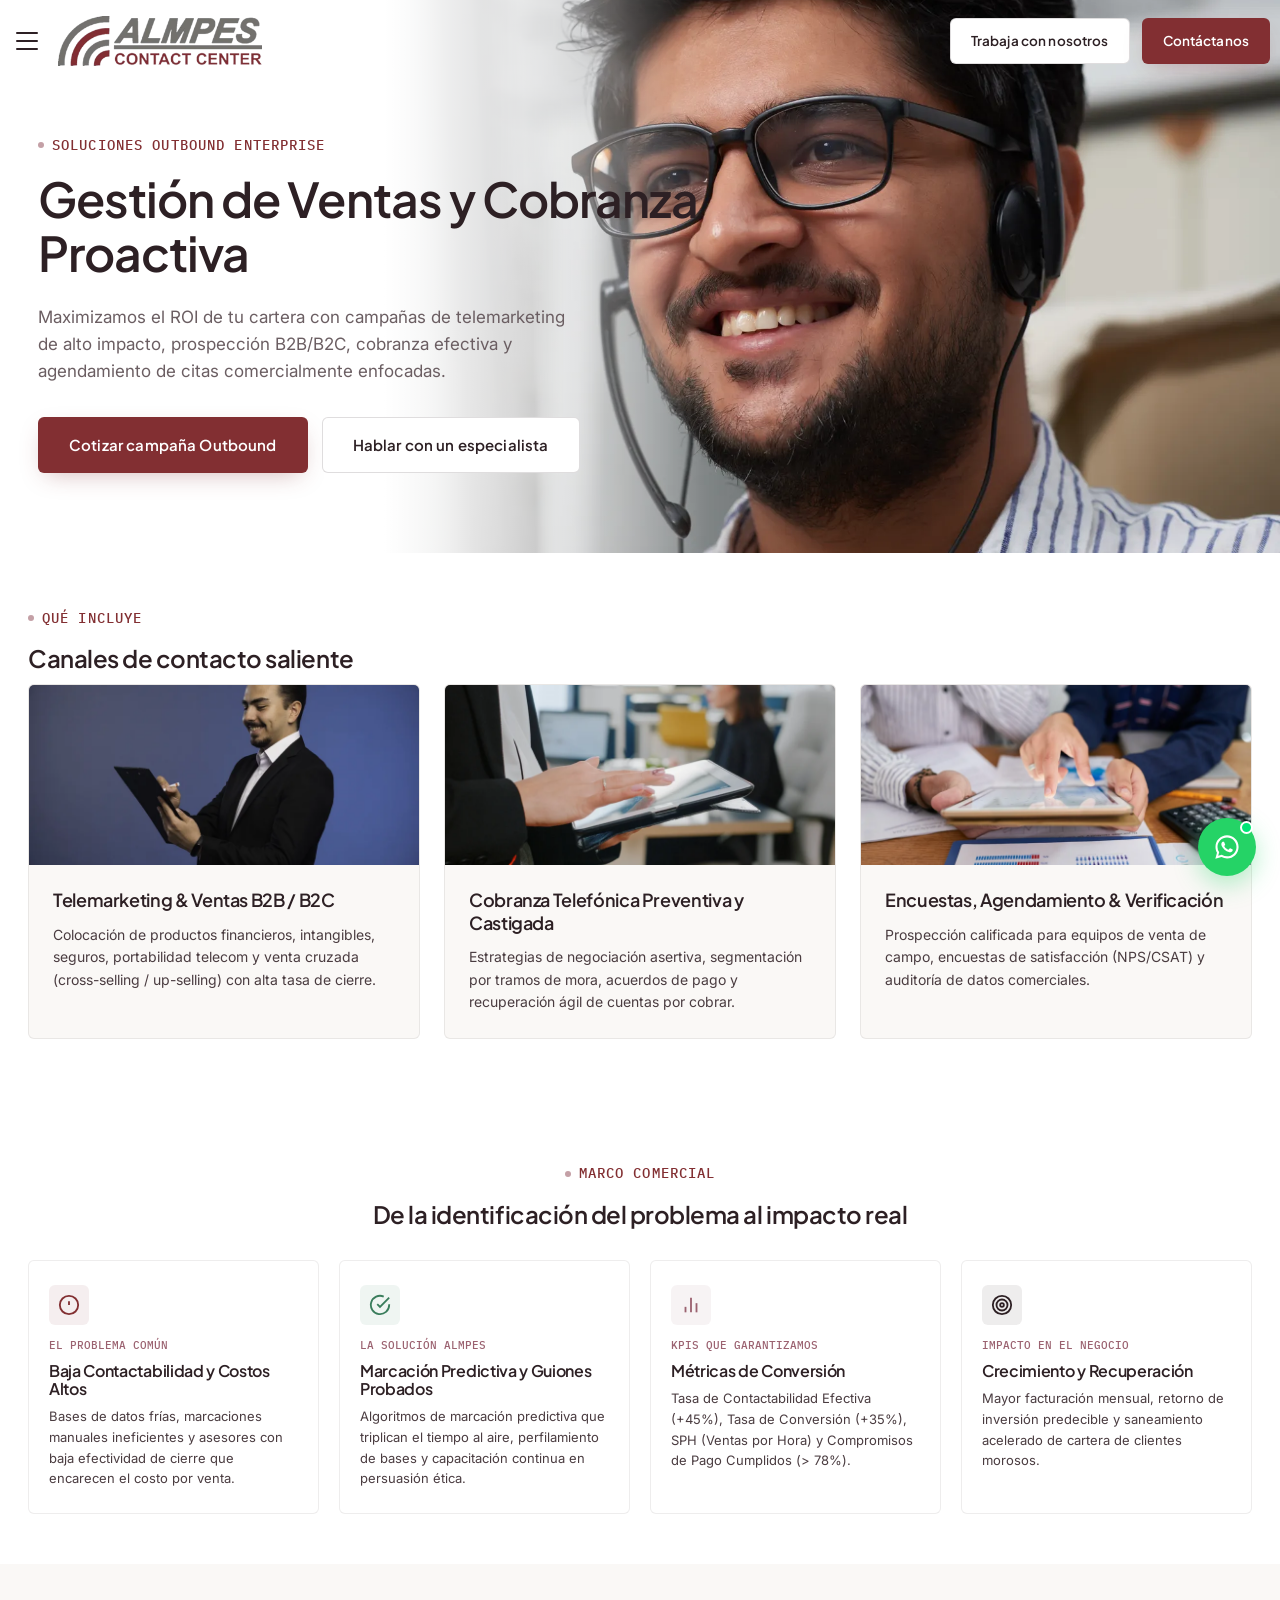
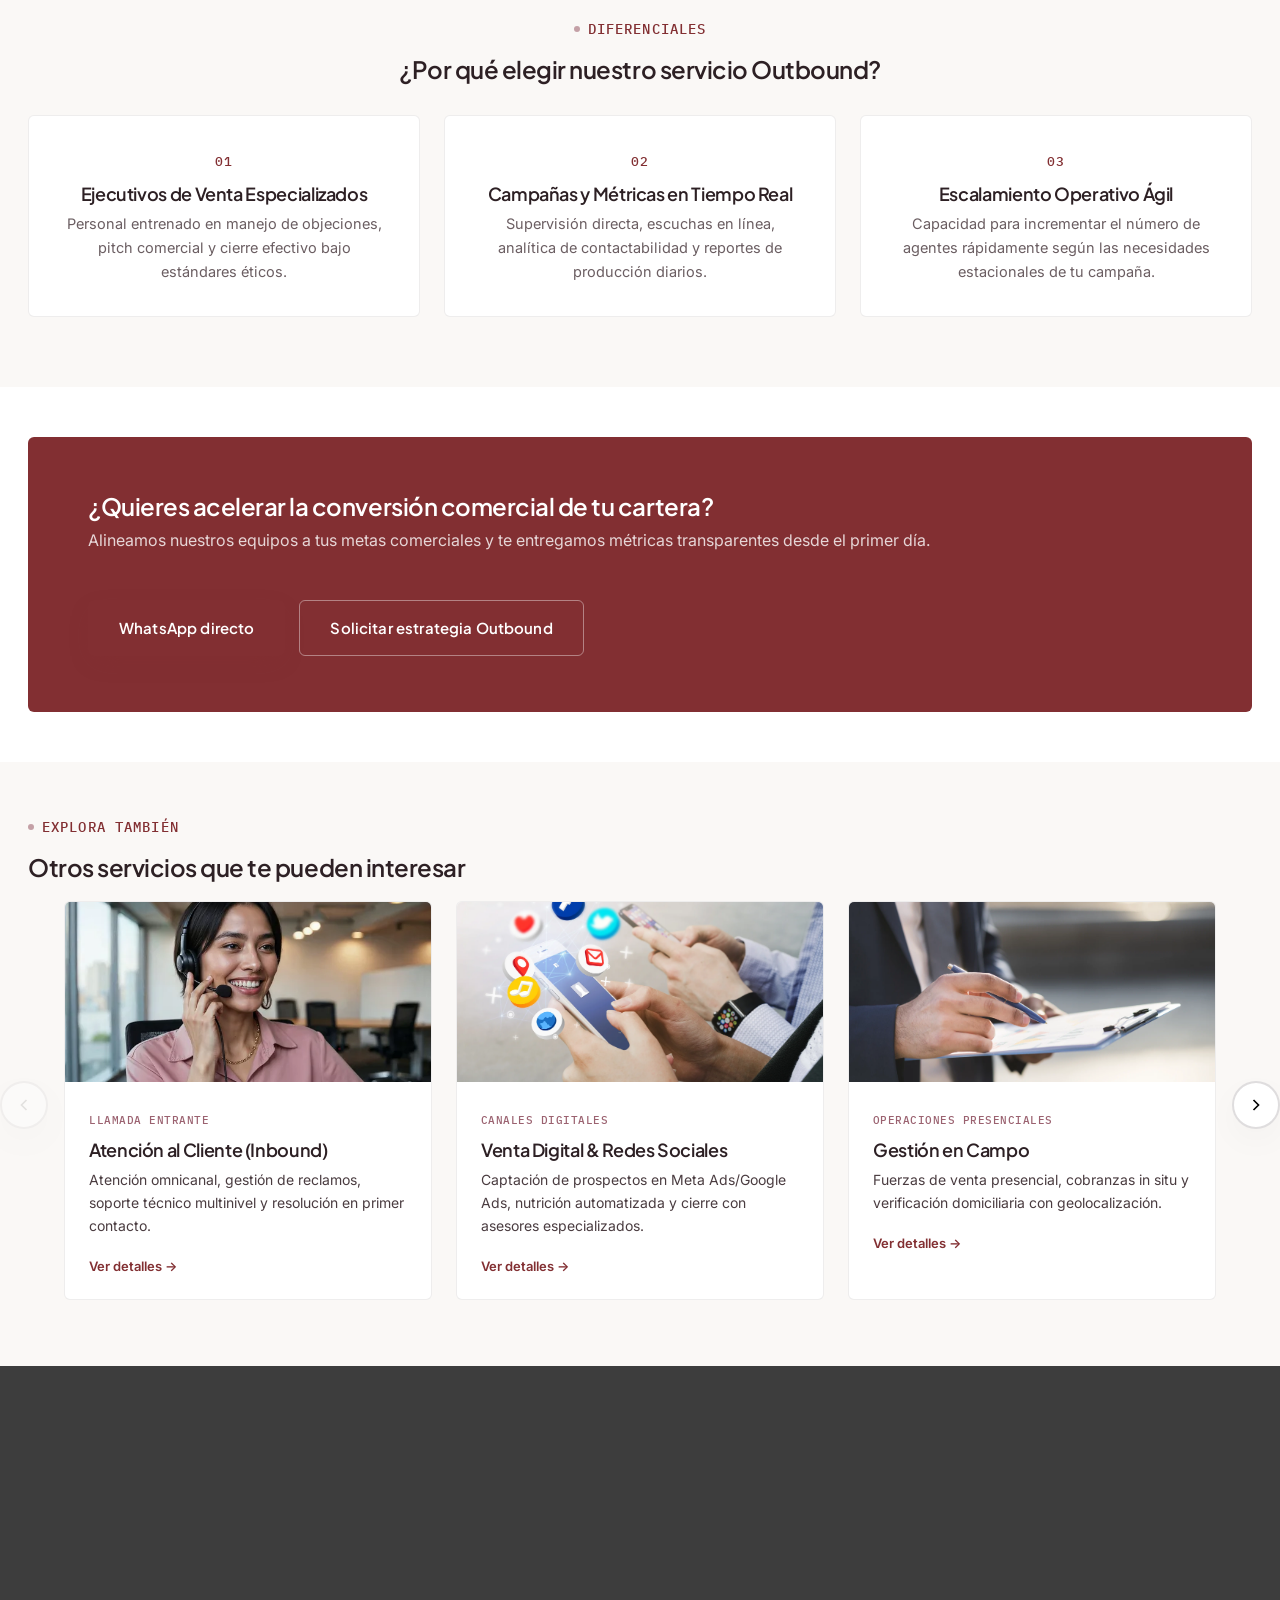
<file: outbound.html>
﻿<!DOCTYPE html>
<html lang="es">
<head>
<meta charset="UTF-8">
<meta name="viewport" content="width=device-width, initial-scale=1.0">
<title>Gestión de Ventas — ALMPES Contact Center</title>
<meta name="description" content="Telemarketing, cobranza telefónica, encuestas de satisfacción, programación de citas, click to call y verificación de datos.">
<link rel="icon" href="assets/favicon.ico">
<link rel="preload" href="assets/img/svc-ventas-v2.webp" as="image" type="image/webp">
<link rel="stylesheet" href="css/styles.css?v=20260916">
<link rel="preconnect" href="https://fonts.googleapis.com">
<link rel="preconnect" href="https://fonts.gstatic.com" crossorigin>
<link href="https://fonts.googleapis.com/css2?family=Plus+Jakarta+Sans:ital,wght@0,400;0,500;0,600;0,700;1,400&family=Inter:wght@400;500;600;700&family=IBM+Plex+Mono:wght@400;500&display=swap" rel="stylesheet" media="print">
<noscript><link href="https://fonts.googleapis.com/css2?family=Plus+Jakarta+Sans:ital,wght@0,400;0,500;0,600;0,700;1,400&family=Inter:wght@400;500;600;700&family=IBM+Plex+Mono:wght@400;500&display=swap" rel="stylesheet"></noscript>
<meta property="og:type" content="website">
<meta property="og:site_name" content="ALMPES Contact Center">
<meta property="og:locale" content="es_PE">
<meta property="og:image" content="https://www.almpes.com/assets/og-social.webp">
<meta property="og:title" content="Gestión de Ventas — ALMPES Contact Center">
<meta property="og:description" content="Telemarketing, cobranza telefónica, encuestas de satisfacción, programación de citas, click to call y verificación de datos.">
<meta property="og:url" content="https://www.almpes.com/outbound.html">
<meta property="og:image:width" content="1200">
<meta property="og:image:height" content="630">
<meta name="twitter:card" content="summary_large_image">
<link rel="canonical" href="https://www.almpes.com/outbound.html">
<script type="application/ld+json">
{
  "@context": "https://schema.org",
  "@type": "Organization",
  "name": "ALMPES Contact Center",
  "legalName": "ALMPES PERU INVESTMENTS S.A.C.",
  "url": "https://www.almpes.com",
  "logo": "https://www.almpes.com/assets/logo-almpes.webp",
  "description": "BPO y Contact Center en Lima, Perú. Servicios de atención al cliente, ventas, consultoría e infraestructura.",
  "address": {
    "@type": "PostalAddress",
    "streetAddress": "Calle Bolívar 472",
    "addressLocality": "Miraflores",
    "addressRegion": "Lima",
    "postalCode": "15074",
    "addressCountry": "PE"
  },
  "telephone": "+51-1-748-1008",
  "email": "contactos@almpes.com",
  "sameAs": [
    "https://www.linkedin.com/company/almpes-contact-center/",
    "https://www.instagram.com/almpesperu/",
    "https://www.tiktok.com/@almpescontactcenter"
  ]
}
</script>
</head>
<body>

<header class="site-header" data-od-id="site-header">
  <div class="container nav-wrap">
    <button class="nav-toggle" aria-label="Abrir menú" aria-expanded="false" aria-controls="nav-drawer"><span></span><span></span><span></span></button>
    <a href="index.html" class="brand">
      <img src="assets/logo-almpes.webp" alt="ALMPES Contact Center" width="346" height="85" loading="eager" decoding="async">
    </a>
    <div class="header-actions">
      <a href="trabaja.html" class="btn btn--ghost btn--sm">Trabaja con nosotros</a>
      <a href="contacto.html" class="btn btn--accent btn--sm">Contáctanos</a>
    </div>
  </div>
</header>

<div class="nav-drawer" id="nav-drawer" aria-hidden="true" inert>
  <div class="nav-drawer-head">
    <a href="index.html" class="brand">
      <img src="assets/logo-almpes-white.webp" alt="ALMPES Contact Center" width="346" height="85" loading="eager" decoding="async">
    </a>
    <button class="nav-close" aria-label="Cerrar menú">
      <svg aria-hidden="true" focusable="false" width="24" height="24" viewBox="0 0 24 24" fill="none" stroke="currentColor" stroke-width="2" stroke-linecap="round" stroke-linejoin="round"><line x1="18" y1="6" x2="6" y2="18"/><line x1="6" y1="6" x2="18" y2="18"/></svg>
    </button>
  </div>
  <nav class="nav-main" aria-label="Menú principal">
    <ul>
      <li><a href="index.html">Inicio</a></li>
      <li class="has-sub">
        <a href="#" role="button">¿Por qué ALMPES?<span class="sub-arrow"></span></a>
        <ul class="sub-menu">
          <li><a href="nosotros.html">Nosotros</a></li>
          <li><a href="politica-sistema-integrado-gestion.html">Política del Sistema Integrado de Gestión</a></li>
          <li><a href="politica-diversidad-inclusion.html">Política de Diversidad e Inclusión</a></li>
        </ul>
      </li>
      <li class="has-sub">
          <a href="#" role="button">Servicios<span class="sub-arrow"></span></a>
          <ul class="sub-menu">
            <li><a href="inbound.html">Atención al Cliente</a></li>
            <li><a href="outbound.html" class="active">Gestión de Ventas</a></li>
            <li><a href="venta-digital.html">Venta Digital &amp; Redes Sociales</a></li>
            <li><a href="campo.html">Gestión en Campo</a></li>
            <li><a href="consultoria.html">Asesoría Especializada</a></li>
            <li><a href="hosting.html">Infraestructura Dedicada</a></li>
            <li><a href="servicios.html">Ver todos los servicios</a></li>
          </ul>
        </li>
      <li><a href="preguntas-frecuentes.html">Preguntas Frecuentes</a></li>
    </ul>
  </nav>
  <div class="nav-drawer-foot">
    <a href="trabaja.html" class="btn btn--accent btn--full">Trabaja con nosotros</a>
    <a href="contacto.html" class="btn btn--ghost btn--full">Contáctanos</a>
    <div class="social-links">
      <a href="https://facebook.com/almpes/" target="_blank" rel="noopener" aria-label="Facebook">
        <svg aria-hidden="true" focusable="false" width="18" height="18" viewBox="0 0 24 24" fill="currentColor"><path d="M18 2h-3a5 5 0 0 0-5 5v3H7v4h3v8h4v-8h3l1-4h-4V7a1 1 0 0 1 1-1h3z"/></svg>
      </a>
      <a href="https://www.instagram.com/almpesperu/" target="_blank" rel="noopener" aria-label="Instagram">
        <svg aria-hidden="true" focusable="false" width="18" height="18" viewBox="0 0 24 24" fill="none" stroke="currentColor" stroke-width="2" stroke-linecap="round" stroke-linejoin="round"><rect x="2" y="2" width="20" height="20" rx="5"/><circle cx="12" cy="12" r="5"/><circle cx="17.5" cy="6.5" r="1.5"/></svg>
      </a>
      <a href="https://www.tiktok.com/@almpescontactcenter" target="_blank" rel="noopener" aria-label="TikTok">
        <svg aria-hidden="true" focusable="false" width="18" height="18" viewBox="0 0 24 24" fill="currentColor"><path d="M19.59 6.69a4.83 4.83 0 0 1-3.77-4.25V2h-3.45v13.67a2.89 2.89 0 0 1-2.88 2.5 2.89 2.89 0 0 1-2.89-2.89 2.89 2.89 0 0 1 2.89-2.89c.28 0 .54.04.79.1v-3.5a6.37 6.37 0 0 0-.79-.05A6.34 6.34 0 0 0 3.15 15a6.34 6.34 0 0 0 6.34 6.34 6.34 6.34 0 0 0 6.34-6.34V8.75a8.18 8.18 0 0 0 4.76 1.52V6.81a4.84 4.84 0 0 1-1-.12z"/></svg>
      </a>
      <a href="https://www.linkedin.com/company/almpes-contact-center/" target="_blank" rel="noopener" aria-label="LinkedIn">
        <svg aria-hidden="true" focusable="false" width="18" height="18" viewBox="0 0 24 24" fill="currentColor"><path d="M20.447 20.452h-3.554v-5.569c0-1.328-.027-3.037-1.852-3.037-1.853 0-2.136 1.445-2.136 2.939v5.667H9.351V9h3.414v1.561h.046c.477-.9 1.637-1.85 3.37-1.85 3.601 0 4.267 2.37 4.267 5.455v6.286zM5.337 7.433a2.062 2.062 0 0 1-2.063-2.065 2.064 2.064 0 1 1 2.063 2.065zm1.782 13.019H3.555V9h3.564v11.452zM22.225 0H1.771C.792 0 0 .774 0 1.729v20.542C0 23.227.792 24 1.771 24h20.451C23.2 24 24 23.227 24 22.271V1.729C24 .774 23.2 0 22.222 0h.003z"/></svg>
      </a>
    </div>
  </div>
</div>
<div class="nav-overlay"></div>

<main>

<section class="page-hero-sec" data-od-id="service-hero">
  <img src="assets/img/consulting-service-hero.webp" alt="" class="page-hero-sec-bg" width="2000" height="1334" aria-hidden="true" decoding="async" loading="eager" fetchpriority="high">
  <div class="page-hero-sec-overlay"></div>
  <div class="container">
      <span class="eyebrow reveal">Soluciones Outbound Enterprise</span>
      <h1 class="reveal reveal-delay-1 page-hero">Gestión de Ventas y Cobranza Proactiva</h1>
      <p class="reveal reveal-delay-2 page-hero-lead">Maximizamos el ROI de tu cartera con campañas de telemarketing de alto impacto, prospección B2B/B2C, cobranza efectiva y agendamiento de citas comercialmente enfocadas.</p>
      <div class="hero-ctas reveal reveal-delay-3">
        <a href="contacto.html" class="btn btn--accent">Cotizar campaña Outbound</a>
        <a href="https://wa.me/51957250995?text=Hola%20ALMPES%2C%20necesito%20informaci%C3%B3n%20sobre%20Servicios%20Outbound." class="btn btn--ghost" target="_blank" rel="noopener">Hablar con un especialista</a>
      </div>
      </div>
</section>

<section class="section" data-od-id="outbound-services">
  <div class="container">
    <div class="section-head">
      <span class="eyebrow reveal reveal-left">Qué incluye</span>
      <h2 class="reveal reveal-delay-1 reveal-left">Canales de contacto saliente</h2>
    </div>

    <div class="why-grid">
      <div class="why-card reveal reveal-left">
        <div class="why-card-img">
          <img src="assets/img/svc-outbound-1.webp" alt="Telemarketing y ventas B2B/B2C" width="400" height="260" loading="lazy" decoding="async">
        </div>
        <div class="why-card-body">
          <h3>Telemarketing &amp; Ventas B2B / B2C</h3>
          <p>Colocación de productos financieros, intangibles, seguros, portabilidad telecom y venta cruzada (cross-selling / up-selling) con alta tasa de cierre.</p>
        </div>
      </div>

      <div class="why-card reveal reveal-delay-1">
        <div class="why-card-img">
          <img src="assets/img/svc-outbound-2.webp" alt="Cobranza telefónica preventiva y castigada" width="400" height="260" loading="lazy" decoding="async">
        </div>
        <div class="why-card-body">
          <h3>Cobranza Telefónica Preventiva y Castigada</h3>
          <p>Estrategias de negociación asertiva, segmentación por tramos de mora, acuerdos de pago y recuperación ágil de cuentas por cobrar.</p>
        </div>
      </div>

      <div class="why-card reveal reveal-delay-2 reveal-right">
        <div class="why-card-img">
          <img src="assets/img/svc-outbound-3.webp" alt="Encuestas, agendamiento y verificación" width="400" height="260" loading="lazy" decoding="async">
        </div>
        <div class="why-card-body">
          <h3>Encuestas, Agendamiento &amp; Verificación</h3>
          <p>Prospección calificada para equipos de venta de campo, encuestas de satisfacción (NPS/CSAT) y auditoría de datos comerciales.</p>
        </div>
      </div>
    </div>
</section>

<section class="section" data-od-id="outbound-framework">
  <div class="container">
    <div class="section-head center">
      <span class="eyebrow reveal reveal-left">Marco Comercial</span>
      <h2 class="reveal reveal-delay-1 reveal-left">De la identificación del problema al impacto real</h2>
    </div>
    <div class="svc-framework-grid reveal">
      <div class="svc-framework-card">
        <div class="svc-framework-icon svc-framework-icon--problem">
          <svg aria-hidden="true" focusable="false" width="22" height="22" viewBox="0 0 24 24" fill="none" stroke="currentColor" stroke-width="2"><circle cx="12" cy="12" r="10"/><line x1="12" y1="8" x2="12" y2="12"/><line x1="12" y1="16" x2="12.01" y2="16"/></svg>
        </div>
        <span class="svc-framework-tag">El Problema Común</span>
        <h3>Baja Contactabilidad y Costos Altos</h3>
        <p>Bases de datos frías, marcaciones manuales ineficientes y asesores con baja efectividad de cierre que encarecen el costo por venta.</p>
      </div>
      <div class="svc-framework-card">
        <div class="svc-framework-icon svc-framework-icon--solution">
          <svg aria-hidden="true" focusable="false" width="22" height="22" viewBox="0 0 24 24" fill="none" stroke="currentColor" stroke-width="2"><path d="M22 11.08V12a10 10 0 1 1-5.93-9.14"/><polyline points="22 4 12 14.01 9 11.01"/></svg>
        </div>
        <span class="svc-framework-tag">La Solución ALMPES</span>
        <h3>Marcación Predictiva y Guiones Probados</h3>
        <p>Algoritmos de marcación predictiva que triplican el tiempo al aire, perfilamiento de bases y capacitación continua en persuasión ética.</p>
      </div>
      <div class="svc-framework-card">
        <div class="svc-framework-icon svc-framework-icon--kpis">
          <svg aria-hidden="true" focusable="false" width="22" height="22" viewBox="0 0 24 24" fill="none" stroke="currentColor" stroke-width="2"><path d="M18 20V10"/><path d="M12 20V4"/><path d="M6 20v-6"/></svg>
        </div>
        <span class="svc-framework-tag">KPIs que Garantizamos</span>
        <h3>Métricas de Conversión</h3>
        <p>Tasa de Contactabilidad Efectiva (+45%), Tasa de Conversión (+35%), SPH (Ventas por Hora) y Compromisos de Pago Cumplidos (&gt; 78%).</p>
      </div>
      <div class="svc-framework-card">
        <div class="svc-framework-icon svc-framework-icon--impact">
          <svg aria-hidden="true" focusable="false" width="22" height="22" viewBox="0 0 24 24" fill="none" stroke="currentColor" stroke-width="2"><circle cx="12" cy="12" r="10"/><circle cx="12" cy="12" r="6"/><circle cx="12" cy="12" r="2"/></svg>
        </div>
        <span class="svc-framework-tag">Impacto en el Negocio</span>
        <h3>Crecimiento y Recuperación</h3>
        <p>Mayor facturación mensual, retorno de inversión predecible y saneamiento acelerado de cartera de clientes morosos.</p>
      </div>
    </div>
  </div>
</section>

<section class="section section--alt" data-od-id="outbound-features">
  <div class="container">
    <div class="section-head center">
      <span class="eyebrow reveal reveal-left">Diferenciales</span>
      <h2 class="reveal reveal-delay-1 reveal-left">¿Por qué elegir nuestro servicio Outbound?</h2>
    </div>
    <div class="why-grid">
      <div class="why-item reveal reveal-left">
        <span class="num">01</span>
        <h3>Ejecutivos de Venta Especializados</h3>
        <p>Personal entrenado en manejo de objeciones, pitch comercial y cierre efectivo bajo estándares éticos.</p>
      </div>
      <div class="why-item reveal reveal-delay-1">
        <span class="num">02</span>
        <h3>Campañas y Métricas en Tiempo Real</h3>
        <p>Supervisión directa, escuchas en línea, analítica de contactabilidad y reportes de producción diarios.</p>
      </div>
      <div class="why-item reveal reveal-delay-2 reveal-right">
        <span class="num">03</span>
        <h3>Escalamiento Operativo Ágil</h3>
        <p>Capacidad para incrementar el número de agentes rápidamente según las necesidades estacionales de tu campaña.</p>
      </div>
    </div>
  </div>
</section>

<section class="section" data-od-id="outbound-cta">
  <div class="container">
    <div class="cta-band reveal">
      <div>
        <h2>¿Quieres acelerar la conversión comercial de tu cartera?</h2>
        <p>Alineamos nuestros equipos a tus metas comerciales y te entregamos métricas transparentes desde el primer día.</p>
      </div>
      <div class="cta-actions">
        <a href="https://wa.me/51957250995?text=Hola%20ALMPES%2C%20quisiera%20cotizar%20campa%C3%B1as%20Outbound%20de%20Ventas%20o%20Cobranzas." class="btn btn--accent" target="_blank" rel="noopener">WhatsApp directo</a>
        <a href="contacto.html" class="btn btn--ghost">Solicitar estrategia Outbound</a>
      </div>
    </div>
  </div>
</section>

<section class="section section--alt" data-od-id="other-services">
  <div class="container">
    <div class="section-head">
      <span class="eyebrow reveal">Explora también</span>
      <h2 class="reveal reveal-delay-1">Otros servicios que te pueden interesar</h2>
    </div>
    <div class="svc-carousel">
      <button class="svc-carousel-btn svc-carousel-prev" aria-label="Anterior" disabled>
        <svg width="20" height="20" viewBox="0 0 24 24" fill="none" stroke="currentColor" stroke-width="2"><polyline points="15 18 9 12 15 6"/></svg>
      </button>
      <div class="svc-carousel-track">
        <a href="inbound.html" class="svc-other-card">
          <div class="svc-other-img"><img src="assets/img/svc-atencion-v2.webp" alt="Atención al cliente inbound" width="400" height="220" loading="lazy" decoding="async"></div>
          <div class="svc-other-body">
            <span class="svc-other-tag">Llamada Entrante</span>
            <h3>Atención al Cliente (Inbound)</h3>
            <p>Atención omnicanal, gestión de reclamos, soporte técnico multinivel y resolución en primer contacto.</p>
            <span class="svc-other-link">Ver detalles →</span>
          </div>
        </a>
        <a href="venta-digital.html" class="svc-other-card">
          <div class="svc-other-img"><img src="assets/img/venta-digital-hero.webp" alt="Venta digital y redes sociales" width="400" height="220" loading="lazy" decoding="async"></div>
          <div class="svc-other-body">
            <span class="svc-other-tag">Canales Digitales</span>
            <h3>Venta Digital &amp; Redes Sociales</h3>
            <p>Captación de prospectos en Meta Ads/Google Ads, nutrición automatizada y cierre con asesores especializados.</p>
            <span class="svc-other-link">Ver detalles →</span>
          </div>
        </a>
        <a href="campo.html" class="svc-other-card">
          <div class="svc-other-img"><img src="assets/img/campo-hero.webp" alt="Gestión en campo" width="400" height="220" loading="lazy" decoding="async"></div>
          <div class="svc-other-body">
            <span class="svc-other-tag">Operaciones Presenciales</span>
            <h3>Gestión en Campo</h3>
            <p>Fuerzas de venta presencial, cobranzas in situ y verificación domiciliaria con geolocalización.</p>
            <span class="svc-other-link">Ver detalles →</span>
          </div>
        </a>
        <a href="consultoria.html" class="svc-other-card">
          <div class="svc-other-img"><img src="assets/img/svc-consultoria-v2.webp" alt="Asesoría especializada" width="400" height="220" loading="lazy" decoding="async"></div>
          <div class="svc-other-body">
            <span class="svc-other-tag">Estrategia Operacional</span>
            <h3>Asesoría Especializada</h3>
            <p>Dimensionamiento Erlang, auditorías ISO 9001 y consultoría en ciberseguridad ISO 27001.</p>
            <span class="svc-other-link">Ver detalles →</span>
          </div>
        </a>
        <a href="hosting.html" class="svc-other-card">
          <div class="svc-other-img"><img src="assets/img/svc-infra-v2.webp" alt="Infraestructura dedicada" width="400" height="220" loading="lazy" decoding="async"></div>
          <div class="svc-other-body">
            <span class="svc-other-tag">Infraestructura TI</span>
            <h3>Infraestructura Dedicada</h3>
            <p>Servidores dedicados, telefonía VoIP, redes VPN blindadas y soporte técnico 24/7.</p>
            <span class="svc-other-link">Ver detalles →</span>
          </div>
        </a>
      </div>
      <button class="svc-carousel-btn svc-carousel-next" aria-label="Siguiente">
        <svg width="20" height="20" viewBox="0 0 24 24" fill="none" stroke="currentColor" stroke-width="2"><polyline points="9 18 15 12 9 6"/></svg>
      </button>
    </div>
  </div>
</section>

</main>

<footer class="site-footer reveal" data-od-id="footer">
  <div class="container">
    <div class="footer-grid">
      <div class="footer-brand">
        <img src="assets/logo-almpes.webp" alt="ALMPES Contact Center" width="346" height="85" loading="lazy" decoding="async">
        <p>Empresa especializada en soluciones BPO, Contact Center, ventas omnicanal y tecnología para empresas líderes en Perú.</p>
        <div class="social-links">
          <a href="https://facebook.com/almpes/" target="_blank" rel="noopener" aria-label="Facebook">
            <svg aria-hidden="true" focusable="false" width="18" height="18" viewBox="0 0 24 24" fill="currentColor"><path d="M18 2h-3a5 5 0 0 0-5 5v3H7v4h3v8h4v-8h3l1-4h-4V7a1 1 0 0 1 1-1h3z"/></svg>
          </a>
          <a href="https://www.instagram.com/almpesperu/" target="_blank" rel="noopener" aria-label="Instagram">
            <svg aria-hidden="true" focusable="false" width="18" height="18" viewBox="0 0 24 24" fill="none" stroke="currentColor" stroke-width="2" stroke-linecap="round" stroke-linejoin="round"><rect x="2" y="2" width="20" height="20" rx="5"/><circle cx="12" cy="12" r="5"/><circle cx="17.5" cy="6.5" r="1.5"/></svg>
          </a>
          <a href="https://www.tiktok.com/@almpescontactcenter" target="_blank" rel="noopener" aria-label="TikTok">
            <svg aria-hidden="true" focusable="false" width="18" height="18" viewBox="0 0 24 24" fill="currentColor"><path d="M19.59 6.69a4.83 4.83 0 0 1-3.77-4.25V2h-3.45v13.67a2.89 2.89 0 0 1-2.88 2.5 2.89 2.89 0 0 1-2.89-2.89 2.89 2.89 0 0 1 2.89-2.89c.28 0 .54.04.79.1v-3.5a6.37 6.37 0 0 0-.79-.05A6.34 6.34 0 0 0 3.15 15a6.34 6.34 0 0 0 6.34 6.34 6.34 6.34 0 0 0 6.34-6.34V8.75a8.18 8.18 0 0 0 4.76 1.52V6.81a4.84 4.84 0 0 1-1-.12z"/></svg>
          </a>
          <a href="https://www.linkedin.com/company/almpes-contact-center/" target="_blank" rel="noopener" aria-label="LinkedIn">
            <svg aria-hidden="true" focusable="false" width="18" height="18" viewBox="0 0 24 24" fill="currentColor"><path d="M20.447 20.452h-3.554v-5.569c0-1.328-.027-3.037-1.852-3.037-1.853 0-2.136 1.445-2.136 2.939v5.667H9.351V9h3.414v1.561h.046c.477-.9 1.637-1.85 3.37-1.85 3.601 0 4.267 2.37 4.267 5.455v6.286zM5.337 7.433a2.062 2.062 0 0 1-2.063-2.065 2.064 2.064 0 1 1 2.063 2.065zm1.782 13.019H3.555V9h3.564v11.452zM22.225 0H1.771C.792 0 0 .774 0 1.729v20.542C0 23.227.792 24 1.771 24h20.451C23.2 24 24 23.227 24 22.271V1.729C24 .774 23.2 0 22.222 0h.003z"/></svg>
          </a>
        </div>
      </div>
      <div>
        <h3>Enlaces</h3>
        <ul>
          <li><a href="index.html">Inicio</a></li>
          <li><a href="nosotros.html">Nosotros</a></li>
          <li><a href="servicios.html">Servicios</a></li>
          <li><a href="preguntas-frecuentes.html">Preguntas Frecuentes</a></li>
          <li><a href="trabaja.html">Trabaja con nosotros</a></li>
          <li><a href="contacto.html">Contáctanos</a></li>
          <li><a href="politica-privacidad.html">Política de Privacidad</a></li>
        </ul>
      </div>
      <div>
        <h3>Contacto</h3>
        <ul>
          <li><a href="tel:+5117481008">(01) 748-1008</a></li>
          <li><a href="tel:+51957250995">957 250 995</a></li>
          <li><a href="mailto:contactos@almpes.com">contactos@almpes.com</a></li>
          <li><a href="mailto:reclutamiento@almpes.com">reclutamiento@almpes.com</a></li>
        </ul>
      </div>
    </div>
    <div class="footer-bottom">
      <span>© <span id="year"></span> ALMPES Contact Center. Todos los derechos reservados.</span>
      <span>Servicios BPO · Call Center en Miraflores, Lima, Perú</span>
    </div>
  </div>
</footer>

<a href="https://wa.me/51957250995?text=Hola%20ALMPES%2C%20quisiera%20recibir%20informaci%C3%B3n%20sobre%20sus%20servicios%20BPO." class="wa-float" target="_blank" rel="noopener" aria-label="Escríbenos directamente por WhatsApp">
  <span class="wa-online-dot" title="En línea"></span>
  <svg aria-hidden="true" focusable="false" width="28" height="28" viewBox="0 0 24 24" fill="white"><path d="M12.04 2C6.58 2 2.13 6.45 2.13 11.91c0 1.79.47 3.47 1.29 4.93L2 22l5.29-1.39a9.9 9.9 0 0 0 4.75 1.21h.01c5.46 0 9.9-4.45 9.9-9.91C21.96 6.45 17.5 2 12.04 2Zm0 18.02h-.01a8.1 8.1 0 0 1-4.13-1.13l-.3-.18-3.14.82.84-3.06-.19-.31a8.11 8.11 0 0 1-1.24-4.25c0-4.48 3.65-8.12 8.14-8.12 4.48 0 8.12 3.64 8.12 8.12 0 4.48-3.65 8.11-8.09 8.11Zm4.47-6.08c-.24-.12-1.44-.71-1.66-.79-.22-.08-.39-.12-.55.12-.16.24-.63.79-.78.95-.14.16-.28.18-.53.06-.24-.12-1.02-.38-1.95-1.21-.72-.64-1.21-1.44-1.35-1.68-.14-.24-.01-.37.11-.49.11-.11.24-.28.36-.42.12-.14.16-.24.24-.4.08-.16.04-.3-.02-.42-.06-.12-.55-1.33-.76-1.82-.2-.48-.4-.42-.55-.42-.14 0-.3-.01-.46-.01-.16 0-.42.06-.64.3-.22.24-.84.82-.84 2s.86 2.32.98 2.48c.12.16 1.7 2.6 4.12 3.64.58.25 1.03.4 1.38.51.58.18 1.11.16 1.53.1.47-.07 1.44-.59 1.64-1.15.2-.57.2-1.05.14-1.15-.06-.1-.22-.16-.46-.28Z"/></svg>
</a>

<script src="js/main.js?v=20260916"></script>
</body>
</html>
</file>
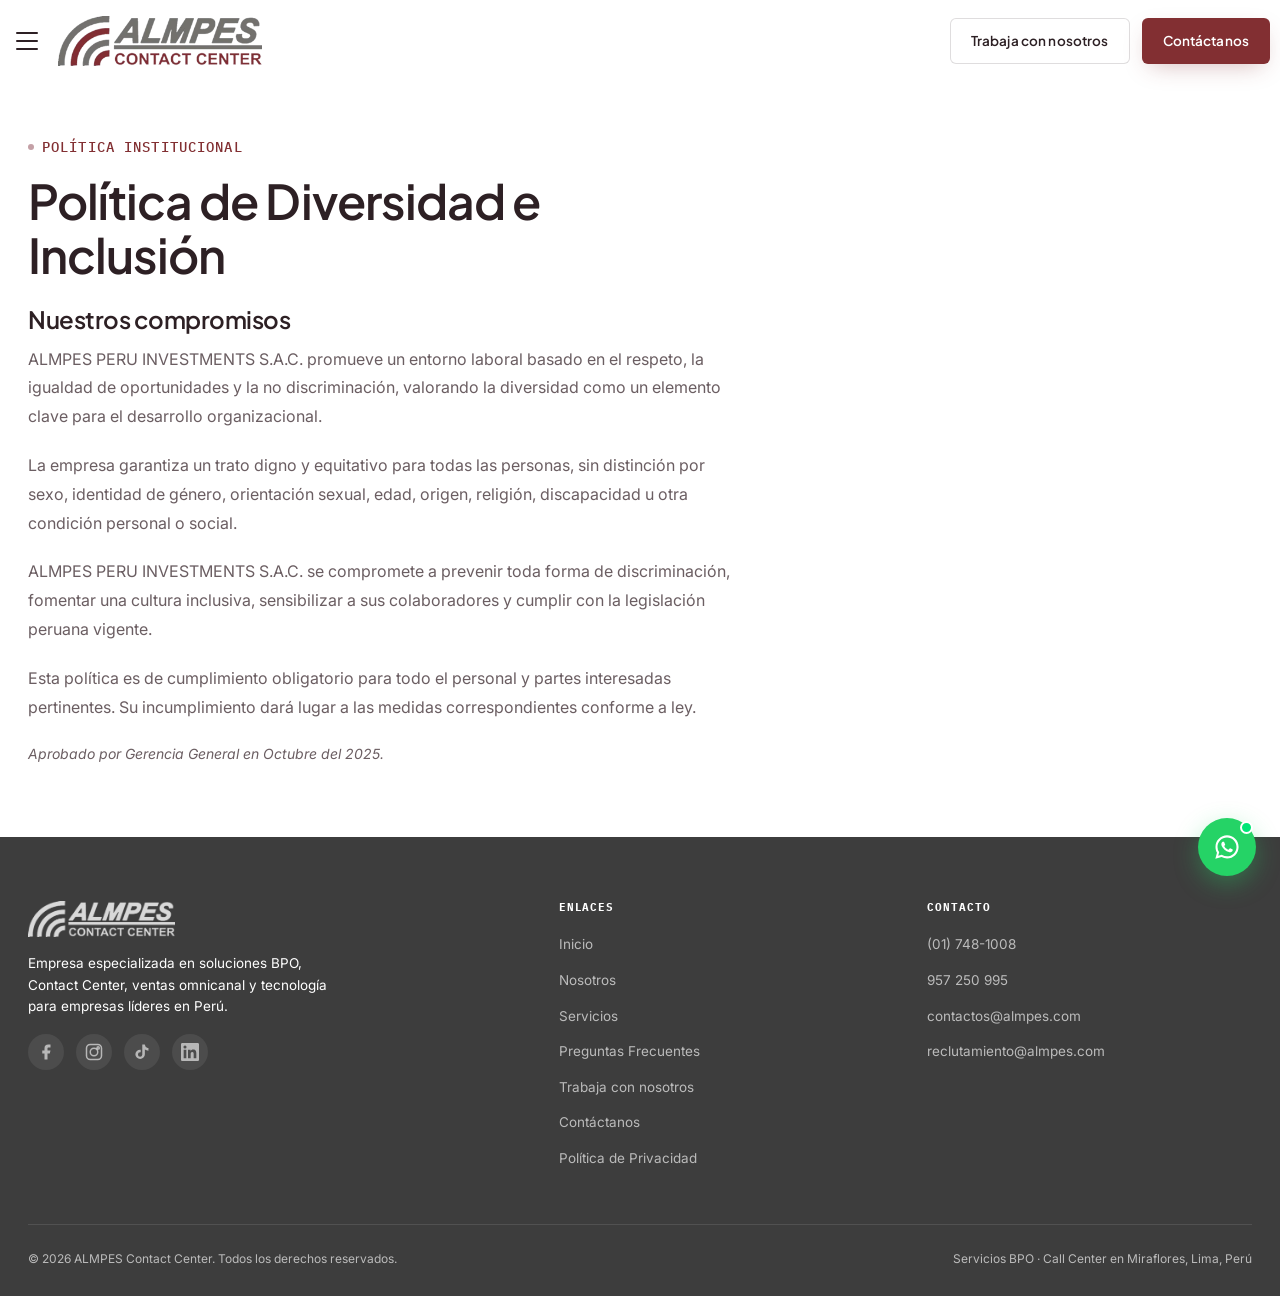
<file: politica-diversidad-inclusion.html>
﻿<!DOCTYPE html>
<html lang="es">
<head>
<meta charset="UTF-8">
<meta name="viewport" content="width=device-width, initial-scale=1.0">
<title>Política de Diversidad e Inclusión — ALMPES Contact Center</title>
<meta name="description" content="Política de Diversidad e Inclusión de ALMPES PERU INVESTMENTS S.A.C.: igualdad de oportunidades, no discriminación y cultura inclusiva.">
<link rel="icon" href="assets/favicon.ico">
<link rel="stylesheet" href="css/styles.css?v=20260916">
<link rel="preconnect" href="https://fonts.googleapis.com">
<link rel="preconnect" href="https://fonts.gstatic.com" crossorigin>
<link href="https://fonts.googleapis.com/css2?family=Plus+Jakarta+Sans:ital,wght@0,400;0,500;0,600;0,700;1,400&family=Inter:wght@400;500;600;700&family=IBM+Plex+Mono:wght@400;500&display=swap" rel="stylesheet" media="print">
<noscript><link href="https://fonts.googleapis.com/css2?family=Plus+Jakarta+Sans:ital,wght@0,400;0,500;0,600;0,700;1,400&family=Inter:wght@400;500;600;700&family=IBM+Plex+Mono:wght@400;500&display=swap" rel="stylesheet"></noscript>
<meta property="og:type" content="website">
<meta property="og:site_name" content="ALMPES Contact Center">
<meta property="og:locale" content="es_PE">
<meta property="og:image" content="https://www.almpes.com/assets/og-social.webp">
<meta property="og:title" content="Política de Diversidad e Inclusión — ALMPES Contact Center">
<meta property="og:description" content="Política de Diversidad e Inclusión de ALMPES PERU INVESTMENTS S.A.C.: igualdad de oportunidades, no discriminación y cultura inclusiva.">
<meta property="og:url" content="https://www.almpes.com/politica-diversidad-inclusion.html">
<meta property="og:image:width" content="1200">
<meta property="og:image:height" content="630">
<meta name="twitter:card" content="summary_large_image">
<link rel="canonical" href="https://www.almpes.com/politica-diversidad-inclusion.html">
<script type="application/ld+json">
{
  "@context": "https://schema.org",
  "@type": "Organization",
  "name": "ALMPES Contact Center",
  "legalName": "ALMPES PERU INVESTMENTS S.A.C.",
  "url": "https://www.almpes.com",
  "logo": "https://www.almpes.com/assets/logo-almpes.webp",
  "description": "BPO y Contact Center en Lima, Perú. Servicios de atención al cliente, ventas, consultoría e infraestructura.",
  "address": {
    "@type": "PostalAddress",
    "streetAddress": "Calle Bolívar 472",
    "addressLocality": "Miraflores",
    "addressRegion": "Lima",
    "postalCode": "15074",
    "addressCountry": "PE"
  },
  "telephone": "+51-1-748-1008",
  "email": "contactos@almpes.com",
  "sameAs": [
    "https://www.linkedin.com/company/almpes-contact-center/",
    "https://www.instagram.com/almpesperu/",
    "https://www.tiktok.com/@almpescontactcenter"
  ]
}
</script>
</head>
<body>

<header class="site-header" data-od-id="site-header">
  <div class="container nav-wrap">
    <button class="nav-toggle" aria-label="Abrir menú" aria-expanded="false" aria-controls="nav-drawer"><span></span><span></span><span></span></button>
    <a href="index.html" class="brand">
      <img src="assets/logo-almpes.webp" alt="ALMPES Contact Center" width="346" height="85" loading="eager" decoding="async">
    </a>
    <div class="header-actions">
      <a href="trabaja.html" class="btn btn--ghost btn--sm">Trabaja con nosotros</a>
      <a href="contacto.html" class="btn btn--accent btn--sm">Contáctanos</a>
    </div>
  </div>
</header>

<div class="nav-drawer" id="nav-drawer" aria-hidden="true" inert>
  <div class="nav-drawer-head">
    <a href="index.html" class="brand">
      <img src="assets/logo-almpes-white.webp" alt="ALMPES Contact Center" width="346" height="85" loading="eager" decoding="async">
    </a>
    <button class="nav-close" aria-label="Cerrar menú">
      <svg aria-hidden="true" focusable="false" width="24" height="24" viewBox="0 0 24 24" fill="none" stroke="currentColor" stroke-width="2" stroke-linecap="round" stroke-linejoin="round"><line x1="18" y1="6" x2="6" y2="18"/><line x1="6" y1="6" x2="18" y2="18"/></svg>
    </button>
  </div>
  <nav class="nav-main" aria-label="Menú principal">
    <ul>
      <li><a href="index.html">Inicio</a></li>
      <li class="has-sub">
        <a href="#" role="button">¿Por qué ALMPES?<span class="sub-arrow"></span></a>
        <ul class="sub-menu">
          <li><a href="nosotros.html">Nosotros</a></li>
          <li><a href="politica-sistema-integrado-gestion.html">Política del Sistema Integrado de Gestión</a></li>
          <li><a href="politica-diversidad-inclusion.html" class="active">Política de Diversidad e Inclusión</a></li>
        </ul>
      </li>
      <li class="has-sub">
          <a href="#" role="button">Servicios<span class="sub-arrow"></span></a>
          <ul class="sub-menu">
            <li><a href="inbound.html">Atención al Cliente</a></li>
            <li><a href="outbound.html">Gestión de Ventas</a></li>
            <li><a href="venta-digital.html">Venta Digital &amp; Redes Sociales</a></li>
            <li><a href="campo.html">Gestión en Campo</a></li>
            <li><a href="consultoria.html">Asesoría Especializada</a></li>
            <li><a href="hosting.html">Infraestructura Dedicada</a></li>
            <li><a href="servicios.html">Ver todos los servicios</a></li>
          </ul>
        </li>
      <li><a href="preguntas-frecuentes.html">Preguntas Frecuentes</a></li>
    </ul>
  </nav>
  <div class="nav-drawer-foot">
    <a href="trabaja.html" class="btn btn--accent btn--full">Trabaja con nosotros</a>
    <a href="contacto.html" class="btn btn--ghost btn--full">Contáctanos</a>
    <div class="social-links">
      <a href="https://facebook.com/almpes/" target="_blank" rel="noopener" aria-label="Facebook">
        <svg aria-hidden="true" focusable="false" width="18" height="18" viewBox="0 0 24 24" fill="currentColor"><path d="M18 2h-3a5 5 0 0 0-5 5v3H7v4h3v8h4v-8h3l1-4h-4V7a1 1 0 0 1 1-1h3z"/></svg>
      </a>
      <a href="https://www.instagram.com/almpesperu/" target="_blank" rel="noopener" aria-label="Instagram">
        <svg aria-hidden="true" focusable="false" width="18" height="18" viewBox="0 0 24 24" fill="none" stroke="currentColor" stroke-width="2" stroke-linecap="round" stroke-linejoin="round"><rect x="2" y="2" width="20" height="20" rx="5"/><circle cx="12" cy="12" r="5"/><circle cx="17.5" cy="6.5" r="1.5"/></svg>
      </a>
      <a href="https://www.tiktok.com/@almpescontactcenter" target="_blank" rel="noopener" aria-label="TikTok">
        <svg aria-hidden="true" focusable="false" width="18" height="18" viewBox="0 0 24 24" fill="currentColor"><path d="M19.59 6.69a4.83 4.83 0 0 1-3.77-4.25V2h-3.45v13.67a2.89 2.89 0 0 1-2.88 2.5 2.89 2.89 0 0 1-2.89-2.89 2.89 2.89 0 0 1 2.89-2.89c.28 0 .54.04.79.1v-3.5a6.37 6.37 0 0 0-.79-.05A6.34 6.34 0 0 0 3.15 15a6.34 6.34 0 0 0 6.34 6.34 6.34 6.34 0 0 0 6.34-6.34V8.75a8.18 8.18 0 0 0 4.76 1.52V6.81a4.84 4.84 0 0 1-1-.12z"/></svg>
      </a>
      <a href="https://www.linkedin.com/company/almpes-contact-center/" target="_blank" rel="noopener" aria-label="LinkedIn">
        <svg aria-hidden="true" focusable="false" width="18" height="18" viewBox="0 0 24 24" fill="currentColor"><path d="M20.447 20.452h-3.554v-5.569c0-1.328-.027-3.037-1.852-3.037-1.853 0-2.136 1.445-2.136 2.939v5.667H9.351V9h3.414v1.561h.046c.477-.9 1.637-1.85 3.37-1.85 3.601 0 4.267 2.37 4.267 5.455v6.286zM5.337 7.433a2.062 2.062 0 0 1-2.063-2.065 2.064 2.064 0 1 1 2.063 2.065zm1.782 13.019H3.555V9h3.564v11.452zM22.225 0H1.771C.792 0 0 .774 0 1.729v20.542C0 23.227.792 24 1.771 24h20.451C23.2 24 24 23.227 24 22.271V1.729C24 .774 23.2 0 22.222 0h.003z"/></svg>
      </a>
    </div>
  </div>
</div>
<div class="nav-overlay"></div>

<main>

<section class="section" data-od-id="policy-hero">
  <div class="container">
    <span class="eyebrow reveal">Política institucional</span>
    <h1 class="reveal reveal-delay-1 page-hero h1--narrow">Política de Diversidad e Inclusión</h1>
    <h2 class="reveal reveal-delay-1">Nuestros compromisos</h2>
    <div class="policy-content reveal reveal-delay-2">
      <p>ALMPES PERU INVESTMENTS S.A.C. promueve un entorno laboral basado en el respeto, la igualdad de oportunidades y la no discriminación, valorando la diversidad como un elemento clave para el desarrollo organizacional.</p>
      <p>La empresa garantiza un trato digno y equitativo para todas las personas, sin distinción por sexo, identidad de género, orientación sexual, edad, origen, religión, discapacidad u otra condición personal o social.</p>
      <p>ALMPES PERU INVESTMENTS S.A.C. se compromete a prevenir toda forma de discriminación, fomentar una cultura inclusiva, sensibilizar a sus colaboradores y cumplir con la legislación peruana vigente.</p>
      <p>Esta política es de cumplimiento obligatorio para todo el personal y partes interesadas pertinentes. Su incumplimiento dará lugar a las medidas correspondientes conforme a ley.</p>
      <p class="policy-date">Aprobado por Gerencia General en Octubre del 2025.</p>
    </div>
  </div>
</section>

<footer class="site-footer reveal" data-od-id="footer">
  <div class="container">
    <div class="footer-grid">
      <div class="footer-brand">
        <img src="assets/logo-almpes.webp" alt="ALMPES Contact Center" width="346" height="85" loading="lazy" decoding="async">
        <p>Empresa especializada en soluciones BPO, Contact Center, ventas omnicanal y tecnología para empresas líderes en Perú.</p>
        <div class="social-links">
          <a href="https://facebook.com/almpes/" target="_blank" rel="noopener" aria-label="Facebook">
            <svg aria-hidden="true" focusable="false" width="18" height="18" viewBox="0 0 24 24" fill="currentColor"><path d="M18 2h-3a5 5 0 0 0-5 5v3H7v4h3v8h4v-8h3l1-4h-4V7a1 1 0 0 1 1-1h3z"/></svg>
          </a>
          <a href="https://www.instagram.com/almpesperu/" target="_blank" rel="noopener" aria-label="Instagram">
            <svg aria-hidden="true" focusable="false" width="18" height="18" viewBox="0 0 24 24" fill="none" stroke="currentColor" stroke-width="2" stroke-linecap="round" stroke-linejoin="round"><rect x="2" y="2" width="20" height="20" rx="5"/><circle cx="12" cy="12" r="5"/><circle cx="17.5" cy="6.5" r="1.5"/></svg>
          </a>
          <a href="https://www.tiktok.com/@almpescontactcenter" target="_blank" rel="noopener" aria-label="TikTok">
            <svg aria-hidden="true" focusable="false" width="18" height="18" viewBox="0 0 24 24" fill="currentColor"><path d="M19.59 6.69a4.83 4.83 0 0 1-3.77-4.25V2h-3.45v13.67a2.89 2.89 0 0 1-2.88 2.5 2.89 2.89 0 0 1-2.89-2.89 2.89 2.89 0 0 1 2.89-2.89c.28 0 .54.04.79.1v-3.5a6.37 6.37 0 0 0-.79-.05A6.34 6.34 0 0 0 3.15 15a6.34 6.34 0 0 0 6.34 6.34 6.34 6.34 0 0 0 6.34-6.34V8.75a8.18 8.18 0 0 0 4.76 1.52V6.81a4.84 4.84 0 0 1-1-.12z"/></svg>
          </a>
          <a href="https://www.linkedin.com/company/almpes-contact-center/" target="_blank" rel="noopener" aria-label="LinkedIn">
            <svg aria-hidden="true" focusable="false" width="18" height="18" viewBox="0 0 24 24" fill="currentColor"><path d="M20.447 20.452h-3.554v-5.569c0-1.328-.027-3.037-1.852-3.037-1.853 0-2.136 1.445-2.136 2.939v5.667H9.351V9h3.414v1.561h.046c.477-.9 1.637-1.85 3.37-1.85 3.601 0 4.267 2.37 4.267 5.455v6.286zM5.337 7.433a2.062 2.062 0 0 1-2.063-2.065 2.064 2.064 0 1 1 2.063 2.065zm1.782 13.019H3.555V9h3.564v11.452zM22.225 0H1.771C.792 0 0 .774 0 1.729v20.542C0 23.227.792 24 1.771 24h20.451C23.2 24 24 23.227 24 22.271V1.729C24 .774 23.2 0 22.222 0h.003z"/></svg>
          </a>
        </div>
      </div>
      <div>
        <h3>Enlaces</h3>
        <ul>
          <li><a href="index.html">Inicio</a></li>
          <li><a href="nosotros.html">Nosotros</a></li>
          <li><a href="servicios.html">Servicios</a></li>
          <li><a href="preguntas-frecuentes.html">Preguntas Frecuentes</a></li>
          <li><a href="trabaja.html">Trabaja con nosotros</a></li>
          <li><a href="contacto.html">Contáctanos</a></li>
          <li><a href="politica-privacidad.html">Política de Privacidad</a></li>
        </ul>
      </div>
      <div>
        <h3>Contacto</h3>
        <ul>
          <li><a href="tel:+5117481008">(01) 748-1008</a></li>
          <li><a href="tel:+51957250995">957 250 995</a></li>
          <li><a href="mailto:contactos@almpes.com">contactos@almpes.com</a></li>
          <li><a href="mailto:reclutamiento@almpes.com">reclutamiento@almpes.com</a></li>
        </ul>
      </div>
    </div>
    <div class="footer-bottom">
      <span>© <span id="year"></span> ALMPES Contact Center. Todos los derechos reservados.</span>
      <span>Servicios BPO · Call Center en Miraflores, Lima, Perú</span>
    </div>
  </div>
</footer>

<a href="https://wa.me/51957250995?text=Hola%20ALMPES%2C%20quisiera%20recibir%20informaci%C3%B3n%20sobre%20sus%20servicios%20BPO." class="wa-float" target="_blank" rel="noopener" aria-label="Escríbenos directamente por WhatsApp">
  <span class="wa-online-dot" title="En línea"></span>
  <svg aria-hidden="true" focusable="false" width="28" height="28" viewBox="0 0 24 24" fill="white"><path d="M12.04 2C6.58 2 2.13 6.45 2.13 11.91c0 1.79.47 3.47 1.29 4.93L2 22l5.29-1.39a9.9 9.9 0 0 0 4.75 1.21h.01c5.46 0 9.9-4.45 9.9-9.91C21.96 6.45 17.5 2 12.04 2Zm0 18.02h-.01a8.1 8.1 0 0 1-4.13-1.13l-.3-.18-3.14.82.84-3.06-.19-.31a8.11 8.11 0 0 1-1.24-4.25c0-4.48 3.65-8.12 8.14-8.12 4.48 0 8.12 3.64 8.12 8.12 0 4.48-3.65 8.11-8.09 8.11Zm4.47-6.08c-.24-.12-1.44-.71-1.66-.79-.22-.08-.39-.12-.55.12-.16.24-.63.79-.78.95-.14.16-.28.18-.53.06-.24-.12-1.02-.38-1.95-1.21-.72-.64-1.21-1.44-1.35-1.68-.14-.24-.01-.37.11-.49.11-.11.24-.28.36-.42.12-.14.16-.24.24-.4.08-.16.04-.3-.02-.42-.06-.12-.55-1.33-.76-1.82-.2-.48-.4-.42-.55-.42-.14 0-.3-.01-.46-.01-.16 0-.42.06-.64.3-.22.24-.84.82-.84 2s.86 2.32.98 2.48c.12.16 1.7 2.6 4.12 3.64.58.25 1.03.4 1.38.51.58.18 1.11.16 1.53.1.47-.07 1.44-.59 1.64-1.15.2-.57.2-1.05.14-1.15-.06-.1-.22-.16-.46-.28Z"/></svg>
</a>

<script src="js/main.js?v=20260916"></script>
</body>
</html>
</file>
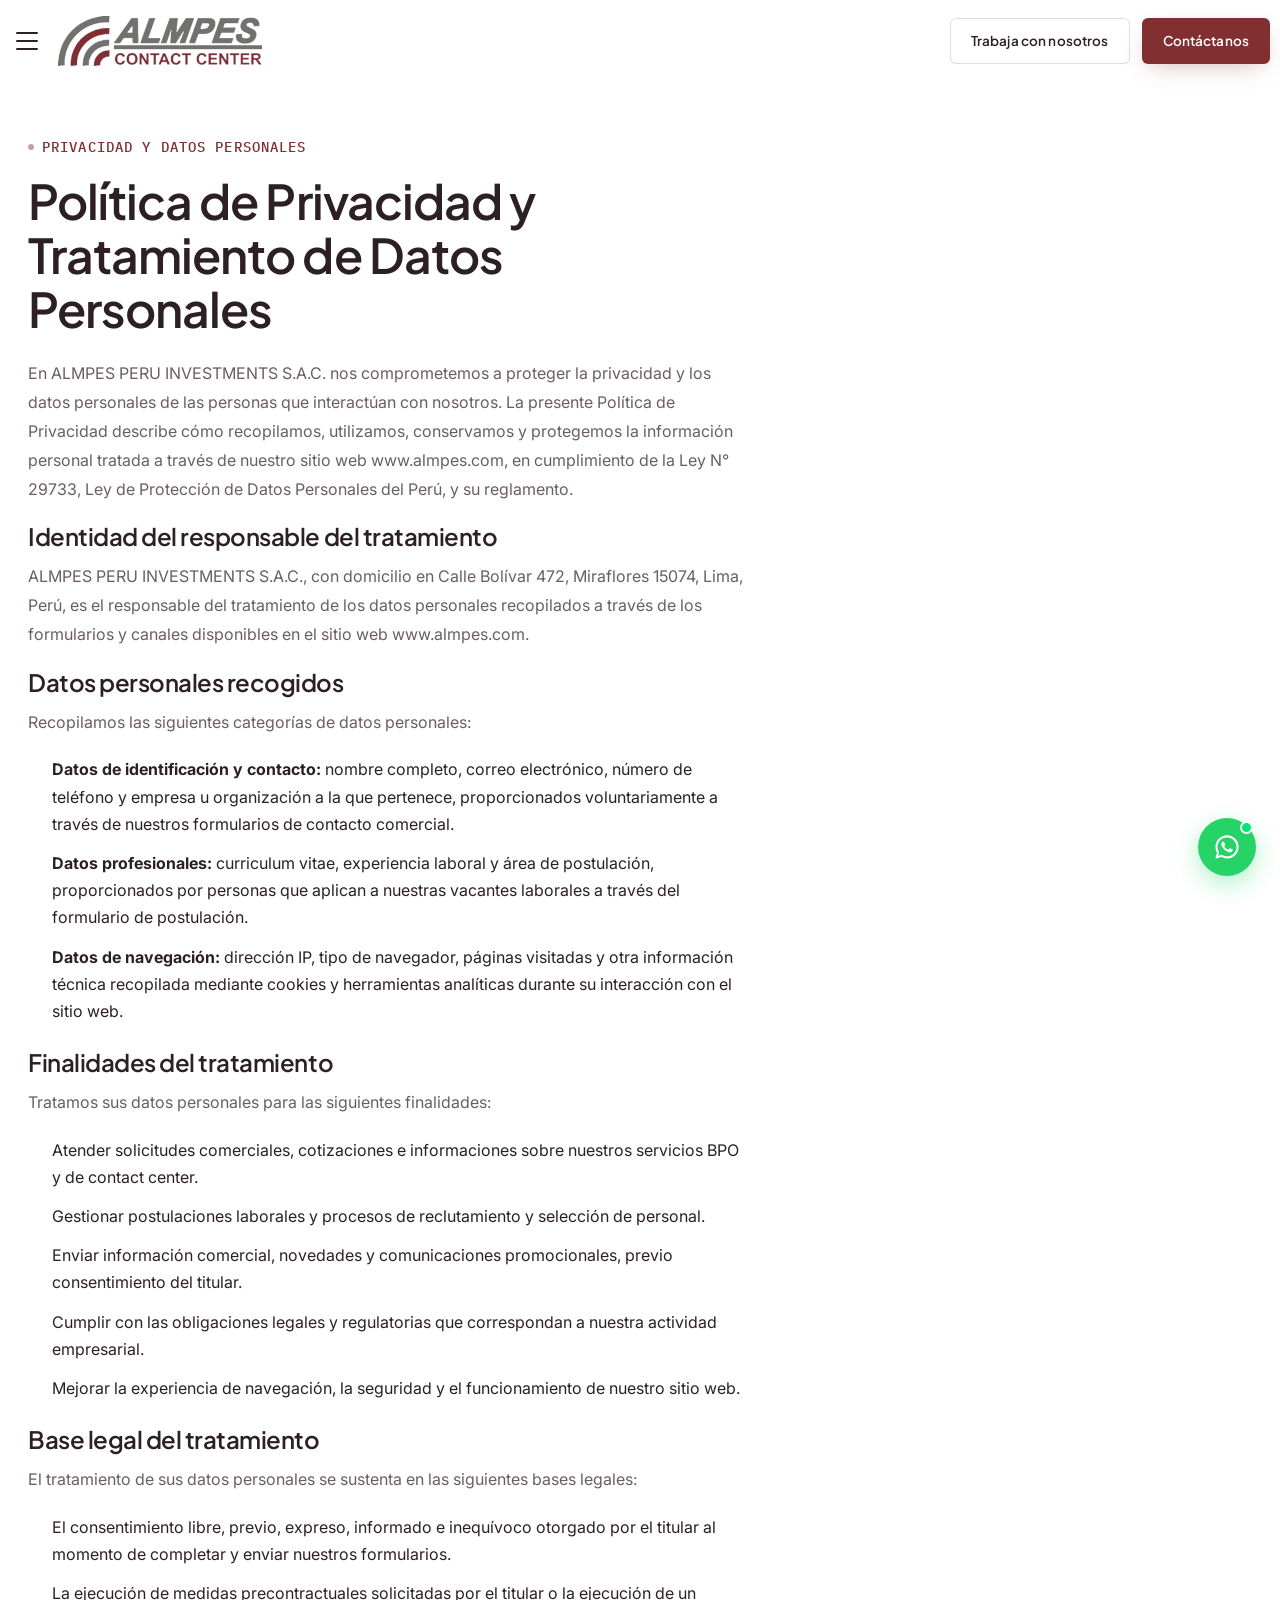
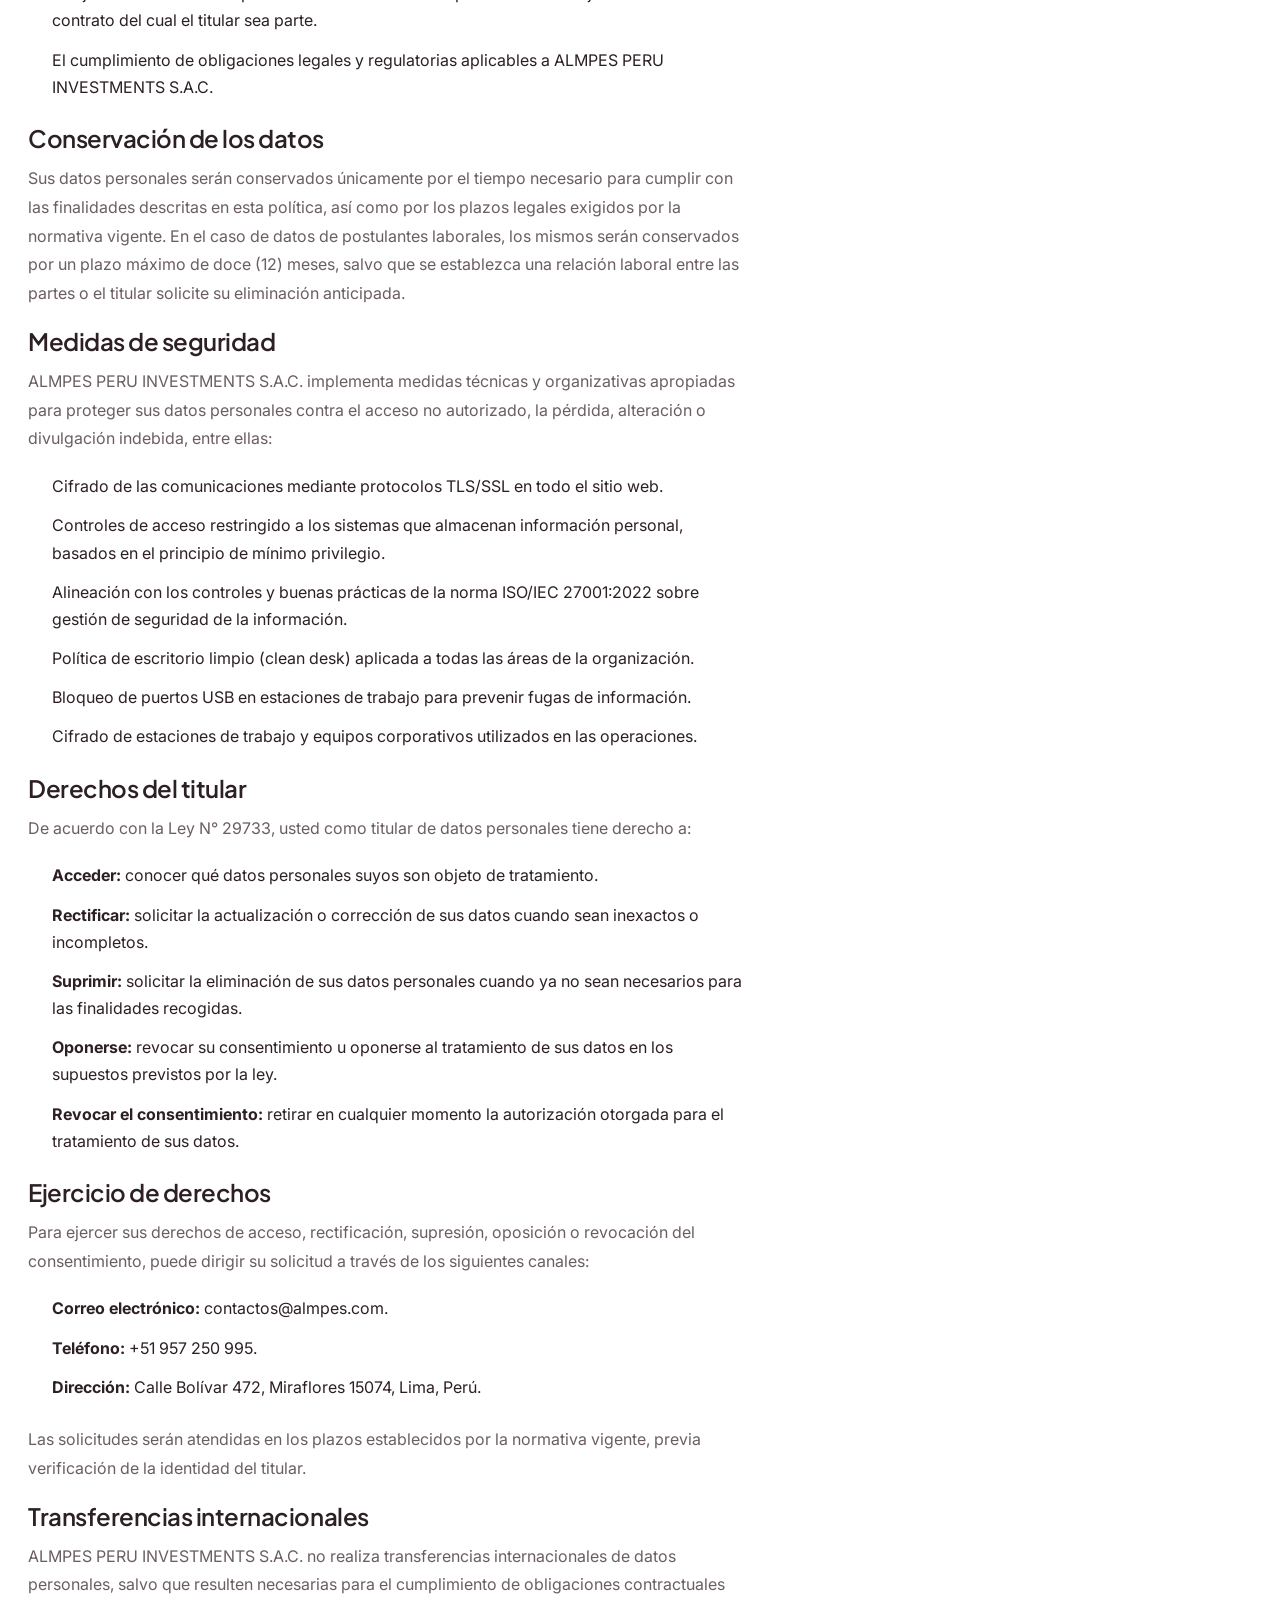
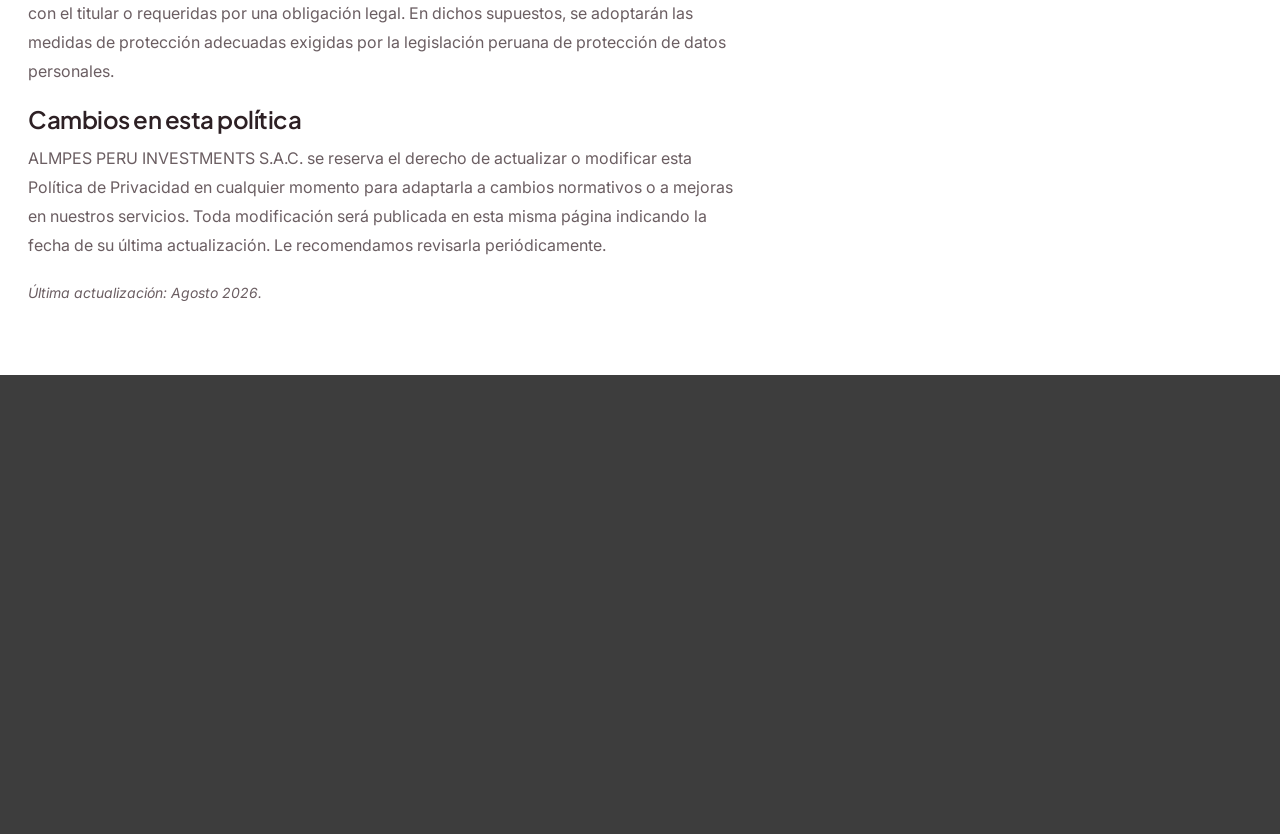
<file: politica-privacidad.html>
﻿<!DOCTYPE html>
<html lang="es">
<head>
<meta charset="UTF-8">
<meta name="viewport" content="width=device-width, initial-scale=1.0">
<title>Política de Privacidad — ALMPES Contact Center</title>
<meta name="description" content="Política de Privacidad de ALMPES PERU INVESTMENTS S.A.C.: tratamiento y protección de datos personales conforme a la Ley N° 29733 de Protección de Datos Personales del Perú.">
<link rel="icon" href="assets/favicon.ico">
<link rel="stylesheet" href="css/styles.css?v=20260916">
<link rel="preconnect" href="https://fonts.googleapis.com">
<link rel="preconnect" href="https://fonts.gstatic.com" crossorigin>
<link href="https://fonts.googleapis.com/css2?family=Plus+Jakarta+Sans:ital,wght@0,400;0,500;0,600;0,700;1,400&family=Inter:wght@400;500;600;700&family=IBM+Plex+Mono:wght@400;500&display=swap" rel="stylesheet" media="print">
<noscript><link href="https://fonts.googleapis.com/css2?family=Plus+Jakarta+Sans:ital,wght@0,400;0,500;0,600;0,700;1,400&family=Inter:wght@400;500;600;700&family=IBM+Plex+Mono:wght@400;500&display=swap" rel="stylesheet"></noscript>
<meta property="og:type" content="website">
<meta property="og:site_name" content="ALMPES Contact Center">
<meta property="og:locale" content="es_PE">
<meta property="og:image" content="https://www.almpes.com/assets/og-social.webp">
<meta property="og:title" content="Política de Privacidad — ALMPES Contact Center">
<meta property="og:description" content="Política de Privacidad de ALMPES PERU INVESTMENTS S.A.C.: tratamiento y protección de datos personales conforme a la Ley N° 29733 de Protección de Datos Personales del Perú.">
<meta property="og:url" content="https://www.almpes.com/politica-privacidad.html">
<meta property="og:image:width" content="1200">
<meta property="og:image:height" content="630">
<meta name="twitter:card" content="summary_large_image">
<link rel="canonical" href="https://www.almpes.com/politica-privacidad.html">
<script type="application/ld+json">
{
  "@context": "https://schema.org",
  "@type": "Organization",
  "name": "ALMPES Contact Center",
  "legalName": "ALMPES PERU INVESTMENTS S.A.C.",
  "url": "https://www.almpes.com",
  "logo": "https://www.almpes.com/assets/logo-almpes.webp",
  "description": "BPO y Contact Center en Lima, Perú. Servicios de atención al cliente, ventas, consultoría e infraestructura.",
  "address": {
    "@type": "PostalAddress",
    "streetAddress": "Calle Bolívar 472",
    "addressLocality": "Miraflores",
    "addressRegion": "Lima",
    "postalCode": "15074",
    "addressCountry": "PE"
  },
  "telephone": "+51-1-748-1008",
  "email": "contactos@almpes.com",
  "sameAs": [
    "https://www.linkedin.com/company/almpes-contact-center/",
    "https://www.instagram.com/almpesperu/",
    "https://www.tiktok.com/@almpescontactcenter"
  ]
}
</script>
</head>
<body>

<header class="site-header" data-od-id="site-header">
  <div class="container nav-wrap">
    <button class="nav-toggle" aria-label="Abrir menú" aria-expanded="false" aria-controls="nav-drawer"><span></span><span></span><span></span></button>
    <a href="index.html" class="brand">
      <img src="assets/logo-almpes.webp" alt="ALMPES Contact Center" width="346" height="85" loading="eager" decoding="async">
    </a>
    <div class="header-actions">
      <a href="trabaja.html" class="btn btn--ghost btn--sm">Trabaja con nosotros</a>
      <a href="contacto.html" class="btn btn--accent btn--sm">Contáctanos</a>
    </div>
  </div>
</header>

<div class="nav-drawer" id="nav-drawer" aria-hidden="true" inert>
  <div class="nav-drawer-head">
    <a href="index.html" class="brand">
      <img src="assets/logo-almpes-white.webp" alt="ALMPES Contact Center" width="346" height="85" loading="eager" decoding="async">
    </a>
    <button class="nav-close" aria-label="Cerrar menú">
      <svg aria-hidden="true" focusable="false" width="24" height="24" viewBox="0 0 24 24" fill="none" stroke="currentColor" stroke-width="2" stroke-linecap="round" stroke-linejoin="round"><line x1="18" y1="6" x2="6" y2="18"/><line x1="6" y1="6" x2="18" y2="18"/></svg>
    </button>
  </div>
  <nav class="nav-main" aria-label="Menú principal">
    <ul>
      <li><a href="index.html">Inicio</a></li>
      <li class="has-sub">
        <a href="#" role="button">¿Por qué ALMPES?<span class="sub-arrow"></span></a>
        <ul class="sub-menu">
          <li><a href="nosotros.html">Nosotros</a></li>
          <li><a href="politica-sistema-integrado-gestion.html">Política del Sistema Integrado de Gestión</a></li>
          <li><a href="politica-diversidad-inclusion.html">Política de Diversidad e Inclusión</a></li>
        </ul>
      </li>
      <li class="has-sub">
          <a href="#" role="button">Servicios<span class="sub-arrow"></span></a>
          <ul class="sub-menu">
            <li><a href="inbound.html">Atención al Cliente</a></li>
            <li><a href="outbound.html">Gestión de Ventas</a></li>
            <li><a href="venta-digital.html">Venta Digital &amp; Redes Sociales</a></li>
            <li><a href="campo.html">Gestión en Campo</a></li>
            <li><a href="consultoria.html">Asesoría Especializada</a></li>
            <li><a href="hosting.html">Infraestructura Dedicada</a></li>
            <li><a href="servicios.html">Ver todos los servicios</a></li>
          </ul>
        </li>
      <li><a href="preguntas-frecuentes.html">Preguntas Frecuentes</a></li>
    </ul>
  </nav>
  <div class="nav-drawer-foot">
    <a href="trabaja.html" class="btn btn--accent btn--full">Trabaja con nosotros</a>
    <a href="contacto.html" class="btn btn--ghost btn--full">Contáctanos</a>
    <div class="social-links">
      <a href="https://facebook.com/almpes/" target="_blank" rel="noopener" aria-label="Facebook">
        <svg aria-hidden="true" focusable="false" width="18" height="18" viewBox="0 0 24 24" fill="currentColor"><path d="M18 2h-3a5 5 0 0 0-5 5v3H7v4h3v8h4v-8h3l1-4h-4V7a1 1 0 0 1 1-1h3z"/></svg>
      </a>
      <a href="https://www.instagram.com/almpesperu/" target="_blank" rel="noopener" aria-label="Instagram">
        <svg aria-hidden="true" focusable="false" width="18" height="18" viewBox="0 0 24 24" fill="none" stroke="currentColor" stroke-width="2" stroke-linecap="round" stroke-linejoin="round"><rect x="2" y="2" width="20" height="20" rx="5"/><circle cx="12" cy="12" r="5"/><circle cx="17.5" cy="6.5" r="1.5"/></svg>
      </a>
      <a href="https://www.tiktok.com/@almpescontactcenter" target="_blank" rel="noopener" aria-label="TikTok">
        <svg aria-hidden="true" focusable="false" width="18" height="18" viewBox="0 0 24 24" fill="currentColor"><path d="M19.59 6.69a4.83 4.83 0 0 1-3.77-4.25V2h-3.45v13.67a2.89 2.89 0 0 1-2.88 2.5 2.89 2.89 0 0 1-2.89-2.89 2.89 2.89 0 0 1 2.89-2.89c.28 0 .54.04.79.1v-3.5a6.37 6.37 0 0 0-.79-.05A6.34 6.34 0 0 0 3.15 15a6.34 6.34 0 0 0 6.34 6.34 6.34 6.34 0 0 0 6.34-6.34V8.75a8.18 8.18 0 0 0 4.76 1.52V6.81a4.84 4.84 0 0 1-1-.12z"/></svg>
      </a>
      <a href="https://www.linkedin.com/company/almpes-contact-center/" target="_blank" rel="noopener" aria-label="LinkedIn">
        <svg aria-hidden="true" focusable="false" width="18" height="18" viewBox="0 0 24 24" fill="currentColor"><path d="M20.447 20.452h-3.554v-5.569c0-1.328-.027-3.037-1.852-3.037-1.853 0-2.136 1.445-2.136 2.939v5.667H9.351V9h3.414v1.561h.046c.477-.9 1.637-1.85 3.37-1.85 3.601 0 4.267 2.37 4.267 5.455v6.286zM5.337 7.433a2.062 2.062 0 0 1-2.063-2.065 2.064 2.064 0 1 1 2.063 2.065zm1.782 13.019H3.555V9h3.564v11.452zM22.225 0H1.771C.792 0 0 .774 0 1.729v20.542C0 23.227.792 24 1.771 24h20.451C23.2 24 24 23.227 24 22.271V1.729C24 .774 23.2 0 22.222 0h.003z"/></svg>
      </a>
    </div>
  </div>
</div>
<div class="nav-overlay"></div>

<main>

<section class="section" data-od-id="policy-hero">
  <div class="container">
    <span class="eyebrow reveal">Privacidad y datos personales</span>
    <h1 class="reveal reveal-delay-1 page-hero h1--narrow">Política de Privacidad y Tratamiento de Datos Personales</h1>
    <div class="policy-content reveal reveal-delay-2">
      <p>En ALMPES PERU INVESTMENTS S.A.C. nos comprometemos a proteger la privacidad y los datos personales de las personas que interactúan con nosotros. La presente Política de Privacidad describe cómo recopilamos, utilizamos, conservamos y protegemos la información personal tratada a través de nuestro sitio web www.almpes.com, en cumplimiento de la Ley N° 29733, Ley de Protección de Datos Personales del Perú, y su reglamento.</p>
      <h2 class="reveal reveal-delay-1">Identidad del responsable del tratamiento</h2>
      <p>ALMPES PERU INVESTMENTS S.A.C., con domicilio en Calle Bolívar 472, Miraflores 15074, Lima, Perú, es el responsable del tratamiento de los datos personales recopilados a través de los formularios y canales disponibles en el sitio web www.almpes.com.</p>
      <h2 class="reveal reveal-delay-1">Datos personales recogidos</h2>
      <p>Recopilamos las siguientes categorías de datos personales:</p>
      <ul>
        <li><strong>Datos de identificación y contacto:</strong> nombre completo, correo electrónico, número de teléfono y empresa u organización a la que pertenece, proporcionados voluntariamente a través de nuestros formularios de contacto comercial.</li>
        <li><strong>Datos profesionales:</strong> curriculum vitae, experiencia laboral y área de postulación, proporcionados por personas que aplican a nuestras vacantes laborales a través del formulario de postulación.</li>
        <li><strong>Datos de navegación:</strong> dirección IP, tipo de navegador, páginas visitadas y otra información técnica recopilada mediante cookies y herramientas analíticas durante su interacción con el sitio web.</li>
      </ul>
      <h2 class="reveal reveal-delay-1">Finalidades del tratamiento</h2>
      <p>Tratamos sus datos personales para las siguientes finalidades:</p>
      <ul>
        <li>Atender solicitudes comerciales, cotizaciones e informaciones sobre nuestros servicios BPO y de contact center.</li>
        <li>Gestionar postulaciones laborales y procesos de reclutamiento y selección de personal.</li>
        <li>Enviar información comercial, novedades y comunicaciones promocionales, previo consentimiento del titular.</li>
        <li>Cumplir con las obligaciones legales y regulatorias que correspondan a nuestra actividad empresarial.</li>
        <li>Mejorar la experiencia de navegación, la seguridad y el funcionamiento de nuestro sitio web.</li>
      </ul>
      <h2 class="reveal reveal-delay-1">Base legal del tratamiento</h2>
      <p>El tratamiento de sus datos personales se sustenta en las siguientes bases legales:</p>
      <ul>
        <li>El consentimiento libre, previo, expreso, informado e inequívoco otorgado por el titular al momento de completar y enviar nuestros formularios.</li>
        <li>La ejecución de medidas precontractuales solicitadas por el titular o la ejecución de un contrato del cual el titular sea parte.</li>
        <li>El cumplimiento de obligaciones legales y regulatorias aplicables a ALMPES PERU INVESTMENTS S.A.C.</li>
      </ul>
      <h2 class="reveal reveal-delay-1">Conservación de los datos</h2>
      <p>Sus datos personales serán conservados únicamente por el tiempo necesario para cumplir con las finalidades descritas en esta política, así como por los plazos legales exigidos por la normativa vigente. En el caso de datos de postulantes laborales, los mismos serán conservados por un plazo máximo de doce (12) meses, salvo que se establezca una relación laboral entre las partes o el titular solicite su eliminación anticipada.</p>
      <h2 class="reveal reveal-delay-1">Medidas de seguridad</h2>
      <p>ALMPES PERU INVESTMENTS S.A.C. implementa medidas técnicas y organizativas apropiadas para proteger sus datos personales contra el acceso no autorizado, la pérdida, alteración o divulgación indebida, entre ellas:</p>
      <ul>
        <li>Cifrado de las comunicaciones mediante protocolos TLS/SSL en todo el sitio web.</li>
        <li>Controles de acceso restringido a los sistemas que almacenan información personal, basados en el principio de mínimo privilegio.</li>
        <li>Alineación con los controles y buenas prácticas de la norma ISO/IEC 27001:2022 sobre gestión de seguridad de la información.</li>
        <li>Política de escritorio limpio (clean desk) aplicada a todas las áreas de la organización.</li>
        <li>Bloqueo de puertos USB en estaciones de trabajo para prevenir fugas de información.</li>
        <li>Cifrado de estaciones de trabajo y equipos corporativos utilizados en las operaciones.</li>
      </ul>
      <h2 class="reveal reveal-delay-1">Derechos del titular</h2>
      <p>De acuerdo con la Ley N° 29733, usted como titular de datos personales tiene derecho a:</p>
      <ul>
        <li><strong>Acceder:</strong> conocer qué datos personales suyos son objeto de tratamiento.</li>
        <li><strong>Rectificar:</strong> solicitar la actualización o corrección de sus datos cuando sean inexactos o incompletos.</li>
        <li><strong>Suprimir:</strong> solicitar la eliminación de sus datos personales cuando ya no sean necesarios para las finalidades recogidas.</li>
        <li><strong>Oponerse:</strong> revocar su consentimiento u oponerse al tratamiento de sus datos en los supuestos previstos por la ley.</li>
        <li><strong>Revocar el consentimiento:</strong> retirar en cualquier momento la autorización otorgada para el tratamiento de sus datos.</li>
      </ul>
      <h2 class="reveal reveal-delay-1">Ejercicio de derechos</h2>
      <p>Para ejercer sus derechos de acceso, rectificación, supresión, oposición o revocación del consentimiento, puede dirigir su solicitud a través de los siguientes canales:</p>
      <ul>
        <li><strong>Correo electrónico:</strong> <a href="mailto:contactos@almpes.com">contactos@almpes.com</a>.</li>
        <li><strong>Teléfono:</strong> <a href="tel:+51957250995">+51 957 250 995</a>.</li>
        <li><strong>Dirección:</strong> Calle Bolívar 472, Miraflores 15074, Lima, Perú.</li>
      </ul>
      <p>Las solicitudes serán atendidas en los plazos establecidos por la normativa vigente, previa verificación de la identidad del titular.</p>
      <h2 class="reveal reveal-delay-1">Transferencias internacionales</h2>
      <p>ALMPES PERU INVESTMENTS S.A.C. no realiza transferencias internacionales de datos personales, salvo que resulten necesarias para el cumplimiento de obligaciones contractuales con el titular o requeridas por una obligación legal. En dichos supuestos, se adoptarán las medidas de protección adecuadas exigidas por la legislación peruana de protección de datos personales.</p>
      <h2 class="reveal reveal-delay-1">Cambios en esta política</h2>
      <p>ALMPES PERU INVESTMENTS S.A.C. se reserva el derecho de actualizar o modificar esta Política de Privacidad en cualquier momento para adaptarla a cambios normativos o a mejoras en nuestros servicios. Toda modificación será publicada en esta misma página indicando la fecha de su última actualización. Le recomendamos revisarla periódicamente.</p>
      <p class="policy-date">Última actualización: Agosto 2026.</p>
    </div>
  </div>
</section>

<footer class="site-footer reveal" data-od-id="footer">
  <div class="container">
    <div class="footer-grid">
      <div class="footer-brand">
        <img src="assets/logo-almpes.webp" alt="ALMPES Contact Center" width="346" height="85" loading="lazy" decoding="async">
        <p>Empresa especializada en soluciones BPO, Contact Center, ventas omnicanal y tecnología para empresas líderes en Perú.</p>
        <div class="social-links">
          <a href="https://facebook.com/almpes/" target="_blank" rel="noopener" aria-label="Facebook">
            <svg aria-hidden="true" focusable="false" width="18" height="18" viewBox="0 0 24 24" fill="currentColor"><path d="M18 2h-3a5 5 0 0 0-5 5v3H7v4h3v8h4v-8h3l1-4h-4V7a1 1 0 0 1 1-1h3z"/></svg>
          </a>
          <a href="https://www.instagram.com/almpesperu/" target="_blank" rel="noopener" aria-label="Instagram">
            <svg aria-hidden="true" focusable="false" width="18" height="18" viewBox="0 0 24 24" fill="none" stroke="currentColor" stroke-width="2" stroke-linecap="round" stroke-linejoin="round"><rect x="2" y="2" width="20" height="20" rx="5"/><circle cx="12" cy="12" r="5"/><circle cx="17.5" cy="6.5" r="1.5"/></svg>
          </a>
          <a href="https://www.tiktok.com/@almpescontactcenter" target="_blank" rel="noopener" aria-label="TikTok">
            <svg aria-hidden="true" focusable="false" width="18" height="18" viewBox="0 0 24 24" fill="currentColor"><path d="M19.59 6.69a4.83 4.83 0 0 1-3.77-4.25V2h-3.45v13.67a2.89 2.89 0 0 1-2.88 2.5 2.89 2.89 0 0 1-2.89-2.89 2.89 2.89 0 0 1 2.89-2.89c.28 0 .54.04.79.1v-3.5a6.37 6.37 0 0 0-.79-.05A6.34 6.34 0 0 0 3.15 15a6.34 6.34 0 0 0 6.34 6.34 6.34 6.34 0 0 0 6.34-6.34V8.75a8.18 8.18 0 0 0 4.76 1.52V6.81a4.84 4.84 0 0 1-1-.12z"/></svg>
          </a>
          <a href="https://www.linkedin.com/company/almpes-contact-center/" target="_blank" rel="noopener" aria-label="LinkedIn">
            <svg aria-hidden="true" focusable="false" width="18" height="18" viewBox="0 0 24 24" fill="currentColor"><path d="M20.447 20.452h-3.554v-5.569c0-1.328-.027-3.037-1.852-3.037-1.853 0-2.136 1.445-2.136 2.939v5.667H9.351V9h3.414v1.561h.046c.477-.9 1.637-1.85 3.37-1.85 3.601 0 4.267 2.37 4.267 5.455v6.286zM5.337 7.433a2.062 2.062 0 0 1-2.063-2.065 2.064 2.064 0 1 1 2.063 2.065zm1.782 13.019H3.555V9h3.564v11.452zM22.225 0H1.771C.792 0 0 .774 0 1.729v20.542C0 23.227.792 24 1.771 24h20.451C23.2 24 24 23.227 24 22.271V1.729C24 .774 23.2 0 22.222 0h.003z"/></svg>
          </a>
        </div>
      </div>
      <div>
        <h3>Enlaces</h3>
        <ul>
          <li><a href="index.html">Inicio</a></li>
          <li><a href="nosotros.html">Nosotros</a></li>
          <li><a href="servicios.html">Servicios</a></li>
          <li><a href="preguntas-frecuentes.html">Preguntas Frecuentes</a></li>
          <li><a href="trabaja.html">Trabaja con nosotros</a></li>
          <li><a href="contacto.html">Contáctanos</a></li>
          <li><a href="politica-privacidad.html">Política de Privacidad</a></li>
        </ul>
      </div>
      <div>
        <h3>Contacto</h3>
        <ul>
          <li><a href="tel:+5117481008">(01) 748-1008</a></li>
          <li><a href="tel:+51957250995">957 250 995</a></li>
          <li><a href="mailto:contactos@almpes.com">contactos@almpes.com</a></li>
          <li><a href="mailto:reclutamiento@almpes.com">reclutamiento@almpes.com</a></li>
        </ul>
      </div>
    </div>
    <div class="footer-bottom">
      <span>© <span id="year"></span> ALMPES Contact Center. Todos los derechos reservados.</span>
      <span>Servicios BPO · Call Center en Miraflores, Lima, Perú</span>
    </div>
  </div>
</footer>

<a href="https://wa.me/51957250995?text=Hola%20ALMPES%2C%20quisiera%20recibir%20informaci%C3%B3n%20sobre%20sus%20servicios%20BPO." class="wa-float" target="_blank" rel="noopener" aria-label="Escríbenos directamente por WhatsApp">
  <span class="wa-online-dot" title="En línea"></span>
  <svg aria-hidden="true" focusable="false" width="28" height="28" viewBox="0 0 24 24" fill="white"><path d="M12.04 2C6.58 2 2.13 6.45 2.13 11.91c0 1.79.47 3.47 1.29 4.93L2 22l5.29-1.39a9.9 9.9 0 0 0 4.75 1.21h.01c5.46 0 9.9-4.45 9.9-9.91C21.96 6.45 17.5 2 12.04 2Zm0 18.02h-.01a8.1 8.1 0 0 1-4.13-1.13l-.3-.18-3.14.82.84-3.06-.19-.31a8.11 8.11 0 0 1-1.24-4.25c0-4.48 3.65-8.12 8.14-8.12 4.48 0 8.12 3.64 8.12 8.12 0 4.48-3.65 8.11-8.09 8.11Zm4.47-6.08c-.24-.12-1.44-.71-1.66-.79-.22-.08-.39-.12-.55.12-.16.24-.63.79-.78.95-.14.16-.28.18-.53.06-.24-.12-1.02-.38-1.95-1.21-.72-.64-1.21-1.44-1.35-1.68-.14-.24-.01-.37.11-.49.11-.11.24-.28.36-.42.12-.14.16-.24.24-.4.08-.16.04-.3-.02-.42-.06-.12-.55-1.33-.76-1.82-.2-.48-.4-.42-.55-.42-.14 0-.3-.01-.46-.01-.16 0-.42.06-.64.3-.22.24-.84.82-.84 2s.86 2.32.98 2.48c.12.16 1.7 2.6 4.12 3.64.58.25 1.03.4 1.38.51.58.18 1.11.16 1.53.1.47-.07 1.44-.59 1.64-1.15.2-.57.2-1.05.14-1.15-.06-.1-.22-.16-.46-.28Z"/></svg>
</a>

<script src="js/main.js?v=20260916"></script>
</body>
</html>
</file>
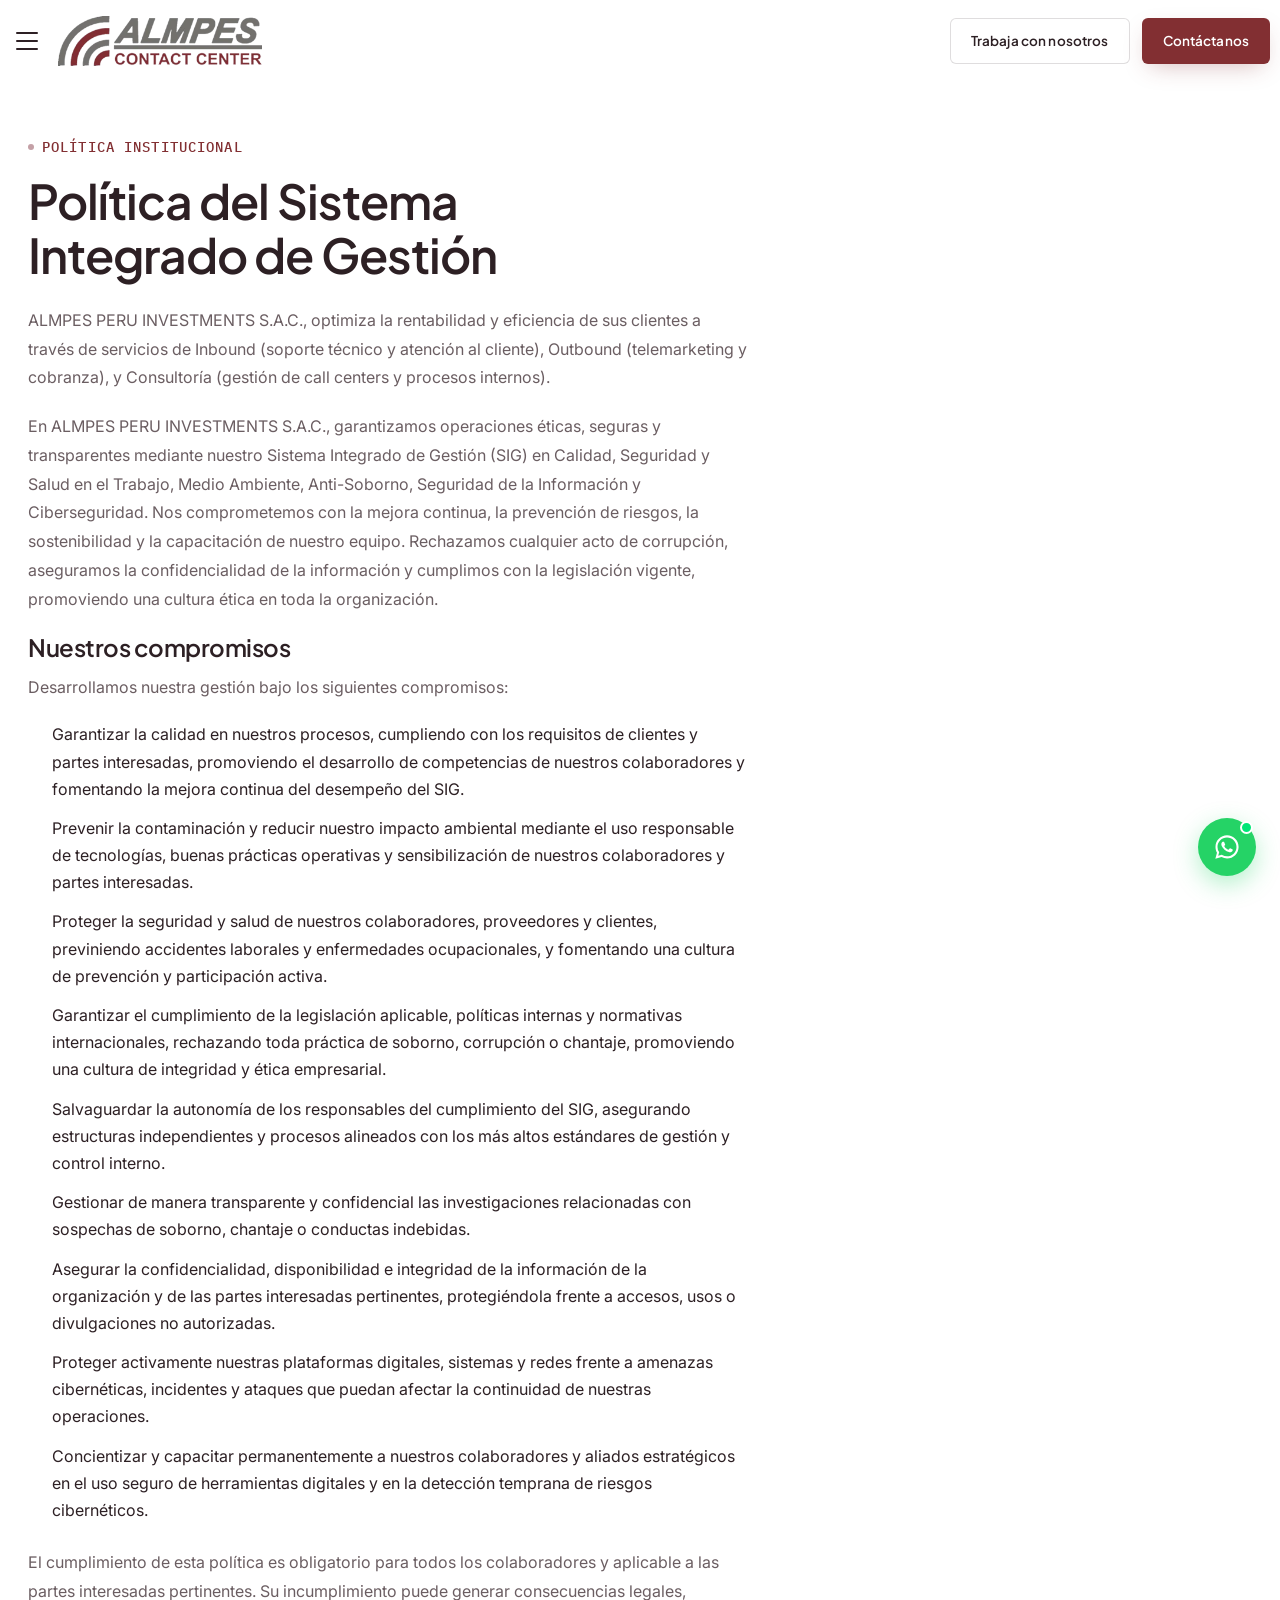
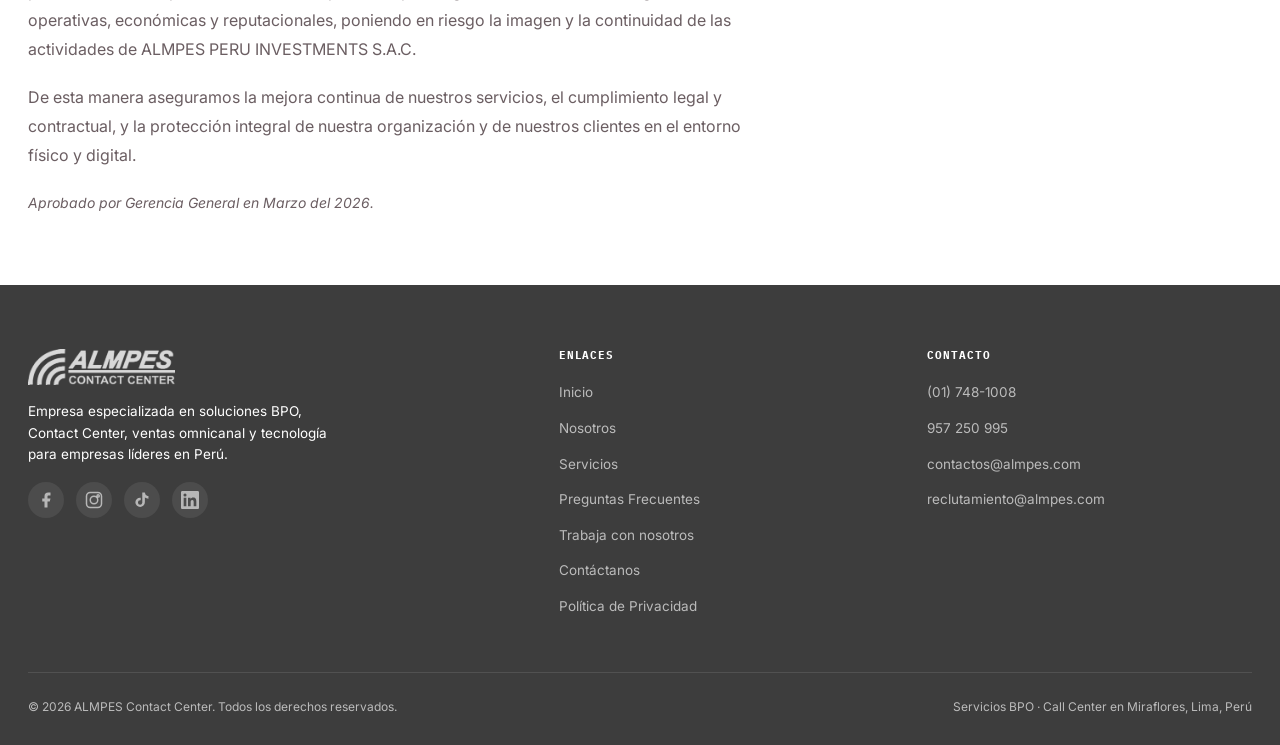
<file: politica-sistema-integrado-gestion.html>
﻿<!DOCTYPE html>
<html lang="es">
<head>
<meta charset="UTF-8">
<meta name="viewport" content="width=device-width, initial-scale=1.0">
<title>Política del Sistema Integrado de Gestión — ALMPES Contact Center</title>
<meta name="description" content="Política del Sistema Integrado de Gestión de ALMPES PERU INVESTMENTS S.A.C.: calidad, seguridad, medio ambiente, anti-soborno y ciberseguridad.">
<link rel="icon" href="assets/favicon.ico">
<link rel="stylesheet" href="css/styles.css?v=20260916">
<link rel="preconnect" href="https://fonts.googleapis.com">
<link rel="preconnect" href="https://fonts.gstatic.com" crossorigin>
<link href="https://fonts.googleapis.com/css2?family=Plus+Jakarta+Sans:ital,wght@0,400;0,500;0,600;0,700;1,400&family=Inter:wght@400;500;600;700&family=IBM+Plex+Mono:wght@400;500&display=swap" rel="stylesheet" media="print">
<noscript><link href="https://fonts.googleapis.com/css2?family=Plus+Jakarta+Sans:ital,wght@0,400;0,500;0,600;0,700;1,400&family=Inter:wght@400;500;600;700&family=IBM+Plex+Mono:wght@400;500&display=swap" rel="stylesheet"></noscript>
<meta property="og:type" content="website">
<meta property="og:site_name" content="ALMPES Contact Center">
<meta property="og:locale" content="es_PE">
<meta property="og:image" content="https://www.almpes.com/assets/og-social.webp">
<meta property="og:title" content="Política del Sistema Integrado de Gestión — ALMPES Contact Center">
<meta property="og:description" content="Política del Sistema Integrado de Gestión de ALMPES PERU INVESTMENTS S.A.C.: calidad, seguridad, medio ambiente, anti-soborno y ciberseguridad.">
<meta property="og:url" content="https://www.almpes.com/politica-sistema-integrado-gestion.html">
<meta property="og:image:width" content="1200">
<meta property="og:image:height" content="630">
<meta name="twitter:card" content="summary_large_image">
<link rel="canonical" href="https://www.almpes.com/politica-sistema-integrado-gestion.html">
<script type="application/ld+json">
{
  "@context": "https://schema.org",
  "@type": "Organization",
  "name": "ALMPES Contact Center",
  "legalName": "ALMPES PERU INVESTMENTS S.A.C.",
  "url": "https://www.almpes.com",
  "logo": "https://www.almpes.com/assets/logo-almpes.webp",
  "description": "BPO y Contact Center en Lima, Perú. Servicios de atención al cliente, ventas, consultoría e infraestructura.",
  "address": {
    "@type": "PostalAddress",
    "streetAddress": "Calle Bolívar 472",
    "addressLocality": "Miraflores",
    "addressRegion": "Lima",
    "postalCode": "15074",
    "addressCountry": "PE"
  },
  "telephone": "+51-1-748-1008",
  "email": "contactos@almpes.com",
  "sameAs": [
    "https://www.linkedin.com/company/almpes-contact-center/",
    "https://www.instagram.com/almpesperu/",
    "https://www.tiktok.com/@almpescontactcenter"
  ]
}
</script>
</head>
<body>

<header class="site-header" data-od-id="site-header">
  <div class="container nav-wrap">
    <button class="nav-toggle" aria-label="Abrir menú" aria-expanded="false" aria-controls="nav-drawer"><span></span><span></span><span></span></button>
    <a href="index.html" class="brand">
      <img src="assets/logo-almpes.webp" alt="ALMPES Contact Center" width="346" height="85" loading="eager" decoding="async">
    </a>
    <div class="header-actions">
      <a href="trabaja.html" class="btn btn--ghost btn--sm">Trabaja con nosotros</a>
      <a href="contacto.html" class="btn btn--accent btn--sm">Contáctanos</a>
    </div>
  </div>
</header>

<div class="nav-drawer" id="nav-drawer" aria-hidden="true" inert>
  <div class="nav-drawer-head">
    <a href="index.html" class="brand">
      <img src="assets/logo-almpes-white.webp" alt="ALMPES Contact Center" width="346" height="85" loading="eager" decoding="async">
    </a>
    <button class="nav-close" aria-label="Cerrar menú">
      <svg aria-hidden="true" focusable="false" width="24" height="24" viewBox="0 0 24 24" fill="none" stroke="currentColor" stroke-width="2" stroke-linecap="round" stroke-linejoin="round"><line x1="18" y1="6" x2="6" y2="18"/><line x1="6" y1="6" x2="18" y2="18"/></svg>
    </button>
  </div>
  <nav class="nav-main" aria-label="Menú principal">
    <ul>
      <li><a href="index.html">Inicio</a></li>
      <li class="has-sub">
        <a href="#" role="button">¿Por qué ALMPES?<span class="sub-arrow"></span></a>
        <ul class="sub-menu">
          <li><a href="nosotros.html">Nosotros</a></li>
          <li><a href="politica-sistema-integrado-gestion.html" class="active">Política del Sistema Integrado de Gestión</a></li>
          <li><a href="politica-diversidad-inclusion.html">Política de Diversidad e Inclusión</a></li>
        </ul>
      </li>
      <li class="has-sub">
          <a href="#" role="button">Servicios<span class="sub-arrow"></span></a>
          <ul class="sub-menu">
            <li><a href="inbound.html">Atención al Cliente</a></li>
            <li><a href="outbound.html">Gestión de Ventas</a></li>
            <li><a href="venta-digital.html">Venta Digital &amp; Redes Sociales</a></li>
            <li><a href="campo.html">Gestión en Campo</a></li>
            <li><a href="consultoria.html">Asesoría Especializada</a></li>
            <li><a href="hosting.html">Infraestructura Dedicada</a></li>
            <li><a href="servicios.html">Ver todos los servicios</a></li>
          </ul>
        </li>
      <li><a href="preguntas-frecuentes.html">Preguntas Frecuentes</a></li>
    </ul>
  </nav>
  <div class="nav-drawer-foot">
    <a href="trabaja.html" class="btn btn--accent btn--full">Trabaja con nosotros</a>
    <a href="contacto.html" class="btn btn--ghost btn--full">Contáctanos</a>
    <div class="social-links">
      <a href="https://facebook.com/almpes/" target="_blank" rel="noopener" aria-label="Facebook">
        <svg aria-hidden="true" focusable="false" width="18" height="18" viewBox="0 0 24 24" fill="currentColor"><path d="M18 2h-3a5 5 0 0 0-5 5v3H7v4h3v8h4v-8h3l1-4h-4V7a1 1 0 0 1 1-1h3z"/></svg>
      </a>
      <a href="https://www.instagram.com/almpesperu/" target="_blank" rel="noopener" aria-label="Instagram">
        <svg aria-hidden="true" focusable="false" width="18" height="18" viewBox="0 0 24 24" fill="none" stroke="currentColor" stroke-width="2" stroke-linecap="round" stroke-linejoin="round"><rect x="2" y="2" width="20" height="20" rx="5"/><circle cx="12" cy="12" r="5"/><circle cx="17.5" cy="6.5" r="1.5"/></svg>
      </a>
      <a href="https://www.tiktok.com/@almpescontactcenter" target="_blank" rel="noopener" aria-label="TikTok">
        <svg aria-hidden="true" focusable="false" width="18" height="18" viewBox="0 0 24 24" fill="currentColor"><path d="M19.59 6.69a4.83 4.83 0 0 1-3.77-4.25V2h-3.45v13.67a2.89 2.89 0 0 1-2.88 2.5 2.89 2.89 0 0 1-2.89-2.89 2.89 2.89 0 0 1 2.89-2.89c.28 0 .54.04.79.1v-3.5a6.37 6.37 0 0 0-.79-.05A6.34 6.34 0 0 0 3.15 15a6.34 6.34 0 0 0 6.34 6.34 6.34 6.34 0 0 0 6.34-6.34V8.75a8.18 8.18 0 0 0 4.76 1.52V6.81a4.84 4.84 0 0 1-1-.12z"/></svg>
      </a>
      <a href="https://www.linkedin.com/company/almpes-contact-center/" target="_blank" rel="noopener" aria-label="LinkedIn">
        <svg aria-hidden="true" focusable="false" width="18" height="18" viewBox="0 0 24 24" fill="currentColor"><path d="M20.447 20.452h-3.554v-5.569c0-1.328-.027-3.037-1.852-3.037-1.853 0-2.136 1.445-2.136 2.939v5.667H9.351V9h3.414v1.561h.046c.477-.9 1.637-1.85 3.37-1.85 3.601 0 4.267 2.37 4.267 5.455v6.286zM5.337 7.433a2.062 2.062 0 0 1-2.063-2.065 2.064 2.064 0 1 1 2.063 2.065zm1.782 13.019H3.555V9h3.564v11.452zM22.225 0H1.771C.792 0 0 .774 0 1.729v20.542C0 23.227.792 24 1.771 24h20.451C23.2 24 24 23.227 24 22.271V1.729C24 .774 23.2 0 22.222 0h.003z"/></svg>
      </a>
    </div>
  </div>
</div>
<div class="nav-overlay"></div>

<main>

<section class="section" data-od-id="policy-hero">
  <div class="container">
    <span class="eyebrow reveal">Política institucional</span>
    <h1 class="reveal reveal-delay-1 page-hero h1--narrow">Política del Sistema Integrado de Gestión</h1>
    <div class="policy-content reveal reveal-delay-2">
      <p>ALMPES PERU INVESTMENTS S.A.C., optimiza la rentabilidad y eficiencia de sus clientes a través de servicios de Inbound (soporte técnico y atención al cliente), Outbound (telemarketing y cobranza), y Consultoría (gestión de call centers y procesos internos).</p>
      <p>En ALMPES PERU INVESTMENTS S.A.C., garantizamos operaciones éticas, seguras y transparentes mediante nuestro Sistema Integrado de Gestión (SIG) en Calidad, Seguridad y Salud en el Trabajo, Medio Ambiente, Anti-Soborno, Seguridad de la Información y Ciberseguridad. Nos comprometemos con la mejora continua, la prevención de riesgos, la sostenibilidad y la capacitación de nuestro equipo. Rechazamos cualquier acto de corrupción, aseguramos la confidencialidad de la información y cumplimos con la legislación vigente, promoviendo una cultura ética en toda la organización.</p>
      <h2 class="reveal reveal-delay-1">Nuestros compromisos</h2>
      <p>Desarrollamos nuestra gestión bajo los siguientes compromisos:</p>
      <ul>
        <li>Garantizar la calidad en nuestros procesos, cumpliendo con los requisitos de clientes y partes interesadas, promoviendo el desarrollo de competencias de nuestros colaboradores y fomentando la mejora continua del desempeño del SIG.</li>
        <li>Prevenir la contaminación y reducir nuestro impacto ambiental mediante el uso responsable de tecnologías, buenas prácticas operativas y sensibilización de nuestros colaboradores y partes interesadas.</li>
        <li>Proteger la seguridad y salud de nuestros colaboradores, proveedores y clientes, previniendo accidentes laborales y enfermedades ocupacionales, y fomentando una cultura de prevención y participación activa.</li>
        <li>Garantizar el cumplimiento de la legislación aplicable, políticas internas y normativas internacionales, rechazando toda práctica de soborno, corrupción o chantaje, promoviendo una cultura de integridad y ética empresarial.</li>
        <li>Salvaguardar la autonomía de los responsables del cumplimiento del SIG, asegurando estructuras independientes y procesos alineados con los más altos estándares de gestión y control interno.</li>
        <li>Gestionar de manera transparente y confidencial las investigaciones relacionadas con sospechas de soborno, chantaje o conductas indebidas.</li>
        <li>Asegurar la confidencialidad, disponibilidad e integridad de la información de la organización y de las partes interesadas pertinentes, protegiéndola frente a accesos, usos o divulgaciones no autorizadas.</li>
        <li>Proteger activamente nuestras plataformas digitales, sistemas y redes frente a amenazas cibernéticas, incidentes y ataques que puedan afectar la continuidad de nuestras operaciones.</li>
        <li>Concientizar y capacitar permanentemente a nuestros colaboradores y aliados estratégicos en el uso seguro de herramientas digitales y en la detección temprana de riesgos cibernéticos.</li>
      </ul>
      <p>El cumplimiento de esta política es obligatorio para todos los colaboradores y aplicable a las partes interesadas pertinentes. Su incumplimiento puede generar consecuencias legales, operativas, económicas y reputacionales, poniendo en riesgo la imagen y la continuidad de las actividades de ALMPES PERU INVESTMENTS S.A.C.</p>
      <p>De esta manera aseguramos la mejora continua de nuestros servicios, el cumplimiento legal y contractual, y la protección integral de nuestra organización y de nuestros clientes en el entorno físico y digital.</p>
      <p class="policy-date">Aprobado por Gerencia General en Marzo del 2026.</p>
    </div>
  </div>
</section>

<footer class="site-footer reveal" data-od-id="footer">
  <div class="container">
    <div class="footer-grid">
      <div class="footer-brand">
        <img src="assets/logo-almpes.webp" alt="ALMPES Contact Center" width="346" height="85" loading="lazy" decoding="async">
        <p>Empresa especializada en soluciones BPO, Contact Center, ventas omnicanal y tecnología para empresas líderes en Perú.</p>
        <div class="social-links">
          <a href="https://facebook.com/almpes/" target="_blank" rel="noopener" aria-label="Facebook">
            <svg aria-hidden="true" focusable="false" width="18" height="18" viewBox="0 0 24 24" fill="currentColor"><path d="M18 2h-3a5 5 0 0 0-5 5v3H7v4h3v8h4v-8h3l1-4h-4V7a1 1 0 0 1 1-1h3z"/></svg>
          </a>
          <a href="https://www.instagram.com/almpesperu/" target="_blank" rel="noopener" aria-label="Instagram">
            <svg aria-hidden="true" focusable="false" width="18" height="18" viewBox="0 0 24 24" fill="none" stroke="currentColor" stroke-width="2" stroke-linecap="round" stroke-linejoin="round"><rect x="2" y="2" width="20" height="20" rx="5"/><circle cx="12" cy="12" r="5"/><circle cx="17.5" cy="6.5" r="1.5"/></svg>
          </a>
          <a href="https://www.tiktok.com/@almpescontactcenter" target="_blank" rel="noopener" aria-label="TikTok">
            <svg aria-hidden="true" focusable="false" width="18" height="18" viewBox="0 0 24 24" fill="currentColor"><path d="M19.59 6.69a4.83 4.83 0 0 1-3.77-4.25V2h-3.45v13.67a2.89 2.89 0 0 1-2.88 2.5 2.89 2.89 0 0 1-2.89-2.89 2.89 2.89 0 0 1 2.89-2.89c.28 0 .54.04.79.1v-3.5a6.37 6.37 0 0 0-.79-.05A6.34 6.34 0 0 0 3.15 15a6.34 6.34 0 0 0 6.34 6.34 6.34 6.34 0 0 0 6.34-6.34V8.75a8.18 8.18 0 0 0 4.76 1.52V6.81a4.84 4.84 0 0 1-1-.12z"/></svg>
          </a>
          <a href="https://www.linkedin.com/company/almpes-contact-center/" target="_blank" rel="noopener" aria-label="LinkedIn">
            <svg aria-hidden="true" focusable="false" width="18" height="18" viewBox="0 0 24 24" fill="currentColor"><path d="M20.447 20.452h-3.554v-5.569c0-1.328-.027-3.037-1.852-3.037-1.853 0-2.136 1.445-2.136 2.939v5.667H9.351V9h3.414v1.561h.046c.477-.9 1.637-1.85 3.37-1.85 3.601 0 4.267 2.37 4.267 5.455v6.286zM5.337 7.433a2.062 2.062 0 0 1-2.063-2.065 2.064 2.064 0 1 1 2.063 2.065zm1.782 13.019H3.555V9h3.564v11.452zM22.225 0H1.771C.792 0 0 .774 0 1.729v20.542C0 23.227.792 24 1.771 24h20.451C23.2 24 24 23.227 24 22.271V1.729C24 .774 23.2 0 22.222 0h.003z"/></svg>
          </a>
        </div>
      </div>
      <div>
        <h3>Enlaces</h3>
        <ul>
          <li><a href="index.html">Inicio</a></li>
          <li><a href="nosotros.html">Nosotros</a></li>
          <li><a href="servicios.html">Servicios</a></li>
          <li><a href="preguntas-frecuentes.html">Preguntas Frecuentes</a></li>
          <li><a href="trabaja.html">Trabaja con nosotros</a></li>
          <li><a href="contacto.html">Contáctanos</a></li>
          <li><a href="politica-privacidad.html">Política de Privacidad</a></li>
        </ul>
      </div>
      <div>
        <h3>Contacto</h3>
        <ul>
          <li><a href="tel:+5117481008">(01) 748-1008</a></li>
          <li><a href="tel:+51957250995">957 250 995</a></li>
          <li><a href="mailto:contactos@almpes.com">contactos@almpes.com</a></li>
          <li><a href="mailto:reclutamiento@almpes.com">reclutamiento@almpes.com</a></li>
        </ul>
      </div>
    </div>
    <div class="footer-bottom">
      <span>© <span id="year"></span> ALMPES Contact Center. Todos los derechos reservados.</span>
      <span>Servicios BPO · Call Center en Miraflores, Lima, Perú</span>
    </div>
  </div>
</footer>

<a href="https://wa.me/51957250995?text=Hola%20ALMPES%2C%20quisiera%20recibir%20informaci%C3%B3n%20sobre%20sus%20servicios%20BPO." class="wa-float" target="_blank" rel="noopener" aria-label="Escríbenos directamente por WhatsApp">
  <span class="wa-online-dot" title="En línea"></span>
  <svg aria-hidden="true" focusable="false" width="28" height="28" viewBox="0 0 24 24" fill="white"><path d="M12.04 2C6.58 2 2.13 6.45 2.13 11.91c0 1.79.47 3.47 1.29 4.93L2 22l5.29-1.39a9.9 9.9 0 0 0 4.75 1.21h.01c5.46 0 9.9-4.45 9.9-9.91C21.96 6.45 17.5 2 12.04 2Zm0 18.02h-.01a8.1 8.1 0 0 1-4.13-1.13l-.3-.18-3.14.82.84-3.06-.19-.31a8.11 8.11 0 0 1-1.24-4.25c0-4.48 3.65-8.12 8.14-8.12 4.48 0 8.12 3.64 8.12 8.12 0 4.48-3.65 8.11-8.09 8.11Zm4.47-6.08c-.24-.12-1.44-.71-1.66-.79-.22-.08-.39-.12-.55.12-.16.24-.63.79-.78.95-.14.16-.28.18-.53.06-.24-.12-1.02-.38-1.95-1.21-.72-.64-1.21-1.44-1.35-1.68-.14-.24-.01-.37.11-.49.11-.11.24-.28.36-.42.12-.14.16-.24.24-.4.08-.16.04-.3-.02-.42-.06-.12-.55-1.33-.76-1.82-.2-.48-.4-.42-.55-.42-.14 0-.3-.01-.46-.01-.16 0-.42.06-.64.3-.22.24-.84.82-.84 2s.86 2.32.98 2.48c.12.16 1.7 2.6 4.12 3.64.58.25 1.03.4 1.38.51.58.18 1.11.16 1.53.1.47-.07 1.44-.59 1.64-1.15.2-.57.2-1.05.14-1.15-.06-.1-.22-.16-.46-.28Z"/></svg>
</a>

<script src="js/main.js?v=20260916"></script>
</body>
</html>
</file>
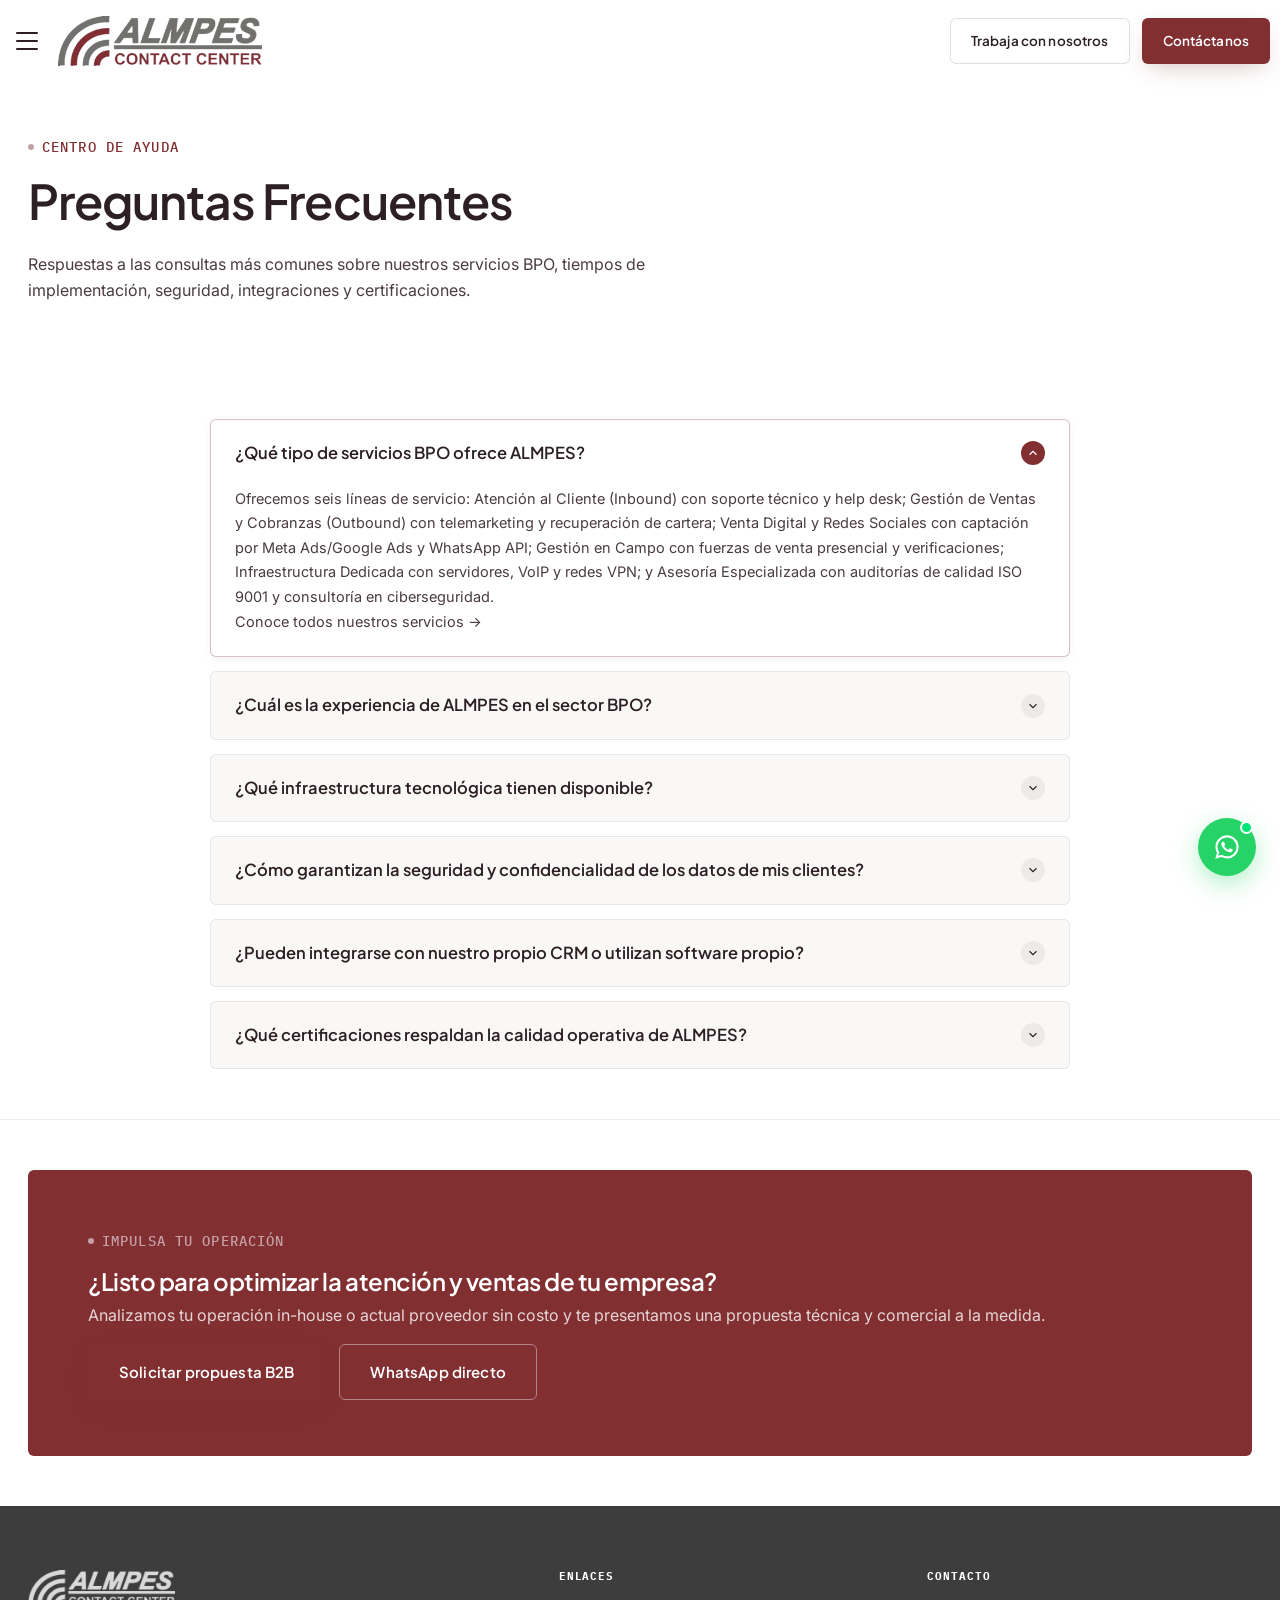
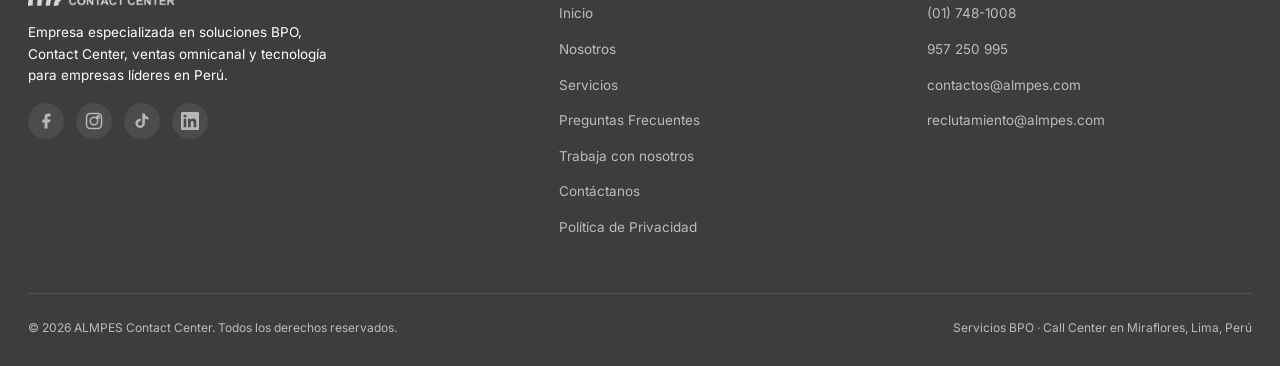
<file: preguntas-frecuentes.html>
<!DOCTYPE html>
<html lang="es">
<head>
<meta charset="UTF-8">
<meta name="viewport" content="width=device-width, initial-scale=1.0">
<title>Preguntas Frecuentes — ALMPES Contact Center</title>
<meta name="description" content="Resolvemos tus dudas sobre tiempos de implementación, seguridad de datos, integraciones CRM, capacidad de escalamiento y certificaciones de ALMPES Contact Center.">
<link rel="icon" href="assets/favicon.ico">
<link rel="stylesheet" href="css/styles.css?v=20260916">
<link rel="preconnect" href="https://fonts.googleapis.com">
<link rel="preconnect" href="https://fonts.gstatic.com" crossorigin>
<link href="https://fonts.googleapis.com/css2?family=Plus+Jakarta+Sans:ital,wght@0,400;0,500;0,600;0,700;1,400&family=Inter:wght@400;500;600;700&family=IBM+Plex+Mono:wght@400;500&display=swap" rel="stylesheet" media="print">
<noscript><link href="https://fonts.googleapis.com/css2?family=Plus+Jakarta+Sans:ital,wght@0,400;0,500;0,600;0,700;1,400&family=Inter:wght@400;500;600;700&family=IBM+Plex+Mono:wght@400;500&display=swap" rel="stylesheet"></noscript>
<meta property="og:type" content="website">
<meta property="og:site_name" content="ALMPES Contact Center">
<meta property="og:locale" content="es_PE">
<meta property="og:image" content="https://www.almpes.com/assets/og-social.webp">
<meta property="og:title" content="Preguntas Frecuentes — ALMPES Contact Center">
<meta property="og:description" content="Resolvemos tus dudas sobre tiempos de implementación, seguridad de datos, integraciones CRM, capacidad de escalamiento y certificaciones de ALMPES Contact Center.">
<meta property="og:url" content="https://www.almpes.com/preguntas-frecuentes.html">
<meta property="og:image:width" content="1200">
<meta property="og:image:height" content="630">
<meta name="twitter:card" content="summary_large_image">
<link rel="canonical" href="https://www.almpes.com/preguntas-frecuentes.html">
<script type="application/ld+json">
{
  "@context": "https://schema.org",
  "@type": "Organization",
  "name": "ALMPES Contact Center",
  "legalName": "ALMPES PERU INVESTMENTS S.A.C.",
  "url": "https://www.almpes.com",
  "logo": "https://www.almpes.com/assets/logo-almpes.webp",
  "description": "BPO y Contact Center en Lima, Perú. Servicios de atención al cliente, ventas, consultoría e infraestructura.",
  "address": {
    "@type": "PostalAddress",
    "streetAddress": "Calle Bolívar 472",
    "addressLocality": "Miraflores",
    "addressRegion": "Lima",
    "postalCode": "15074",
    "addressCountry": "PE"
  },
  "telephone": "+51957250995",
  "email": "contactos@almpes.com"
}
</script>
<script type="application/ld+json">
{
  "@context": "https://schema.org",
  "@type": "FAQPage",
  "mainEntity": [
    {
      "@type": "Question",
      "name": "¿Qué tipo de servicios BPO ofrece ALMPES?",
      "acceptedAnswer": {
        "@type": "Answer",
        "text": "Ofrecemos seis líneas de servicio: Atención al Cliente (Inbound) con soporte técnico y help desk; Gestión de Ventas y Cobranzas (Outbound) con telemarketing y recuperación de cartera; Venta Digital y Redes Sociales con captación por Meta Ads/Google Ads y WhatsApp API; Gestión en Campo con fuerzas de venta presencial y verificaciones; Infraestructura Dedicada con servidores, VoIP y redes VPN; y Asesoría Especializada con auditorías de calidad ISO 9001 y consultoría en ciberseguridad."
      }
    },
    {
      "@type": "Question",
      "name": "¿Cuál es la experiencia de ALMPES en el sector BPO?",
      "acceptedAnswer": {
        "@type": "Answer",
        "text": "Contamos con más de 11 años de experiencia impulsando operaciones B2B de alto rendimiento. Somos certificados en ISO 9001:2015 (Gestión de la Calidad) e ISO/IEC 27001:2022 (Seguridad de la Información), y fuimos galardonados como Empresa Peruana del Año en 2019 y 2020."
      }
    },
    {
      "@type": "Question",
      "name": "¿Qué infraestructura tecnológica tienen disponible?",
      "acceptedAnswer": {
        "@type": "Answer",
        "text": "Operamos con servidores dedicados de alta disponibilidad, telefonía VoIP corporativa con troncales SIP, redes VPN blindadas, respaldos automatizados en nube y monitoreo 24/7 certificado bajo ISO/IEC 27001. Nuestra infraestructura está distribuida en dos sedes operativas en Lima (Miraflores y San Martín de Porres)."
      }
    },
    {
      "@type": "Question",
      "name": "¿Cómo garantizan la seguridad y confidencialidad de los datos de mis clientes?",
      "acceptedAnswer": {
        "@type": "Answer",
        "text": "Contamos con la certificación internacional ISO/IEC 27001:2022 de Seguridad de la Información auditada por NQA. Nuestras estaciones de trabajo cuentan con políticas de escritorio limpio, bloqueo de puertos USB, cifrado de datos y cumplimiento riguroso de la Ley N° 29733 de Protección de Datos Personales de Perú."
      }
    },
    {
      "@type": "Question",
      "name": "¿Pueden integrarse con nuestro propio CRM o utilizan software propio?",
      "acceptedAnswer": {
        "@type": "Answer",
        "text": "Disponemos de un CRM propietario desarrollado internamente por ALMPES que permite administrar y gestionar el flujo completo de tareas de los ejecutivos, con un sistema de tracking online e integración de reportería. Este sistema se adapta a los requerimientos específicos de cada campaña y cliente."
      }
    },
    {
      "@type": "Question",
      "name": "¿Qué certificaciones respaldan la calidad operativa de ALMPES?",
      "acceptedAnswer": {
        "@type": "Answer",
        "text": "Estamos certificados en ISO 9001:2015 para Gestión de la Calidad e ISO/IEC 27001:2022 para Seguridad de la Información, ambas con acreditación oficial de NQA. Además, hemos sido galardonados con el premio Empresa Peruana del Año en 2019 y 2020 por nuestra excelencia en servicios BPO."
      }
    }
  ]
}
</script>
</head>
<body>

<header class="site-header" data-od-id="site-header">
  <div class="container nav-wrap">
    <button class="nav-toggle" aria-label="Abrir menú" aria-expanded="false" aria-controls="nav-drawer"><span></span><span></span><span></span></button>
    <a href="index.html" class="brand">
      <img src="assets/logo-almpes.webp" alt="ALMPES Contact Center" width="346" height="85" loading="eager" decoding="async">
    </a>
    <div class="header-actions">
      <a href="trabaja.html" class="btn btn--ghost btn--sm">Trabaja con nosotros</a>
      <a href="contacto.html" class="btn btn--accent btn--sm">Contáctanos</a>
    </div>
  </div>
</header>

<div class="nav-drawer" id="nav-drawer" aria-hidden="true" inert>
  <div class="nav-drawer-head">
    <a href="index.html" class="brand">
      <img src="assets/logo-almpes-white.webp" alt="ALMPES Contact Center" width="346" height="85" loading="eager" decoding="async">
    </a>
    <button class="nav-close" aria-label="Cerrar menú">
      <svg aria-hidden="true" focusable="false" width="24" height="24" viewBox="0 0 24 24" fill="none" stroke="currentColor" stroke-width="2" stroke-linecap="round" stroke-linejoin="round"><line x1="18" y1="6" x2="6" y2="18"/><line x1="6" y1="6" x2="18" y2="18"/></svg>
    </button>
  </div>
  <nav class="nav-main" aria-label="Menú principal">
    <ul>
      <li><a href="index.html">Inicio</a></li>
      <li class="has-sub">
        <a href="#" role="button">¿Por qué ALMPES?<span class="sub-arrow"></span></a>
        <ul class="sub-menu">
          <li><a href="nosotros.html">Nosotros</a></li>
          <li><a href="politica-sistema-integrado-gestion.html">Política del Sistema Integrado de Gestión</a></li>
          <li><a href="politica-diversidad-inclusion.html">Política de Diversidad e Inclusión</a></li>
        </ul>
      </li>
      <li class="has-sub">
          <a href="#" role="button">Servicios<span class="sub-arrow"></span></a>
          <ul class="sub-menu">
            <li><a href="inbound.html">Atención al Cliente</a></li>
            <li><a href="outbound.html">Gestión de Ventas</a></li>
            <li><a href="venta-digital.html">Venta Digital &amp; Redes Sociales</a></li>
            <li><a href="campo.html">Gestión en Campo</a></li>
            <li><a href="consultoria.html">Asesoría Especializada</a></li>
            <li><a href="hosting.html">Infraestructura Dedicada</a></li>
            <li><a href="servicios.html">Ver todos los servicios</a></li>
          </ul>
        </li>
      <li><a href="preguntas-frecuentes.html" class="active">Preguntas Frecuentes</a></li>
    </ul>
  </nav>
  <div class="nav-drawer-foot">
    <a href="trabaja.html" class="btn btn--accent btn--full">Trabaja con nosotros</a>
    <a href="contacto.html" class="btn btn--ghost btn--full">Contáctanos</a>
    <div class="social-links">
      <a href="https://facebook.com/almpes/" target="_blank" rel="noopener" aria-label="Facebook">
        <svg aria-hidden="true" focusable="false" width="18" height="18" viewBox="0 0 24 24" fill="currentColor"><path d="M18 2h-3a5 5 0 0 0-5 5v3H7v4h3v8h4v-8h3l1-4h-4V7a1 1 0 0 1 1-1h3z"/></svg>
      </a>
      <a href="https://www.instagram.com/almpesperu/" target="_blank" rel="noopener" aria-label="Instagram">
        <svg aria-hidden="true" focusable="false" width="18" height="18" viewBox="0 0 24 24" fill="none" stroke="currentColor" stroke-width="2" stroke-linecap="round" stroke-linejoin="round"><rect x="2" y="2" width="20" height="20" rx="5"/><circle cx="12" cy="12" r="5"/><circle cx="17.5" cy="6.5" r="1.5"/></svg>
      </a>
      <a href="https://www.tiktok.com/@almpescontactcenter" target="_blank" rel="noopener" aria-label="TikTok">
        <svg aria-hidden="true" focusable="false" width="18" height="18" viewBox="0 0 24 24" fill="currentColor"><path d="M19.59 6.69a4.83 4.83 0 0 1-3.77-4.25V2h-3.45v13.67a2.89 2.89 0 0 1-2.88 2.5 2.89 2.89 0 0 1-2.89-2.89 2.89 2.89 0 0 1 2.89-2.89c.28 0 .54.04.79.1v-3.5a6.37 6.37 0 0 0-.79-.05A6.34 6.34 0 0 0 3.15 15a6.34 6.34 0 0 0 6.34 6.34 6.34 6.34 0 0 0 6.34-6.34V8.75a8.18 8.18 0 0 0 4.76 1.52V6.81a4.84 4.84 0 0 1-1-.12z"/></svg>
      </a>
      <a href="https://www.linkedin.com/company/almpes-contact-center/" target="_blank" rel="noopener" aria-label="LinkedIn">
        <svg aria-hidden="true" focusable="false" width="18" height="18" viewBox="0 0 24 24" fill="currentColor"><path d="M20.447 20.452h-3.554v-5.569c0-1.328-.027-3.037-1.852-3.037-1.853 0-2.136 1.445-2.136 2.939v5.667H9.351V9h3.414v1.561h.046c.477-.9 1.637-1.85 3.37-1.85 3.601 0 4.267 2.37 4.267 5.455v6.286zM5.337 7.433a2.062 2.062 0 0 1-2.063-2.065 2.064 2.064 0 1 1 2.063 2.065zm1.782 13.019H3.555V9h3.564v11.452zM22.225 0H1.771C.792 0 0 .774 0 1.729v20.542C0 23.227.792 24 1.771 24h20.451C23.2 24 24 23.227 24 22.271V1.729C24 .774 23.2 0 22.222 0h.003z"/></svg>
      </a>
    </div>
  </div>
</div>
<div class="nav-overlay"></div>

<main>

<section class="section" data-od-id="faq-hero">
  <div class="container">
    <span class="eyebrow reveal">Centro de ayuda</span>
    <h1 class="reveal reveal-delay-1 page-hero h1--narrow">Preguntas Frecuentes</h1>
    <p class="reveal reveal-delay-2" style="max-width:640px; color:var(--fg-sub);">Respuestas a las consultas más comunes sobre nuestros servicios BPO, tiempos de implementación, seguridad, integraciones y certificaciones.</p>
  </div>
</section>

<section class="section faq-section" data-od-id="faq-section">
  <div class="container">
    <div class="faq-wrap reveal">
      <div class="faq-accordion">
        <div class="faq-item open">
          <button type="button" class="faq-question" aria-expanded="true">
            <span>¿Qué tipo de servicios BPO ofrece ALMPES?</span>
            <div class="faq-icon-arrow">
              <svg aria-hidden="true" focusable="false" width="14" height="14" viewBox="0 0 24 24" fill="none" stroke="currentColor" stroke-width="2"><polyline points="6 9 12 15 18 9"/></svg>
            </div>
          </button>
          <div class="faq-answer">
            <p>Ofrecemos seis líneas de servicio: Atención al Cliente (Inbound) con soporte técnico y help desk; Gestión de Ventas y Cobranzas (Outbound) con telemarketing y recuperación de cartera; Venta Digital y Redes Sociales con captación por Meta Ads/Google Ads y WhatsApp API; Gestión en Campo con fuerzas de venta presencial y verificaciones; Infraestructura Dedicada con servidores, VoIP y redes VPN; y Asesoría Especializada con auditorías de calidad ISO 9001 y consultoría en ciberseguridad.</p>
            <p><a href="servicios.html">Conoce todos nuestros servicios →</a></p>
          </div>
        </div>

        <div class="faq-item">
          <button type="button" class="faq-question" aria-expanded="false">
            <span>¿Cuál es la experiencia de ALMPES en el sector BPO?</span>
            <div class="faq-icon-arrow">
              <svg aria-hidden="true" focusable="false" width="14" height="14" viewBox="0 0 24 24" fill="none" stroke="currentColor" stroke-width="2"><polyline points="6 9 12 15 18 9"/></svg>
            </div>
          </button>
          <div class="faq-answer">
            <p>Contamos con más de 11 años de experiencia impulsando operaciones B2B de alto rendimiento. Somos certificados en ISO 9001:2015 (Gestión de la Calidad) e ISO/IEC 27001:2022 (Seguridad de la Información), y fuimos galardonados como Empresa Peruana del Año en 2019 y 2020.</p>
            <p><a href="nosotros.html">Conoce más sobre nosotros →</a></p>
          </div>
        </div>

        <div class="faq-item">
          <button type="button" class="faq-question" aria-expanded="false">
            <span>¿Qué infraestructura tecnológica tienen disponible?</span>
            <div class="faq-icon-arrow">
              <svg aria-hidden="true" focusable="false" width="14" height="14" viewBox="0 0 24 24" fill="none" stroke="currentColor" stroke-width="2"><polyline points="6 9 12 15 18 9"/></svg>
            </div>
          </button>
          <div class="faq-answer">
            <p>Operamos con servidores dedicados de alta disponibilidad, telefonía VoIP corporativa con troncales SIP, redes VPN blindadas, respaldos automatizados en nube y monitoreo 24/7 certificado bajo ISO/IEC 27001. Nuestra infraestructura está distribuida en dos sedes operativas en Lima (Miraflores y San Martín de Porres).</p>
            <p><a href="hosting.html">Ver detalles de Infraestructura Dedicada →</a></p>
          </div>
        </div>

        <div class="faq-item">
          <button type="button" class="faq-question" aria-expanded="false">
            <span>¿Cómo garantizan la seguridad y confidencialidad de los datos de mis clientes?</span>
            <div class="faq-icon-arrow">
              <svg aria-hidden="true" focusable="false" width="14" height="14" viewBox="0 0 24 24" fill="none" stroke="currentColor" stroke-width="2"><polyline points="6 9 12 15 18 9"/></svg>
            </div>
          </button>
          <div class="faq-answer">
            <p>Contamos con la certificación internacional ISO/IEC 27001:2022 de Seguridad de la Información auditada por NQA. Nuestras estaciones de trabajo cuentan con políticas de escritorio limpio, bloqueo de puertos USB, cifrado de datos y cumplimiento riguroso de la Ley N° 29733 de Protección de Datos Personales de Perú.</p>
            <p><a href="politica-privacidad.html">Consulta nuestra Política de Privacidad →</a></p>
          </div>
        </div>

        <div class="faq-item">
          <button type="button" class="faq-question" aria-expanded="false">
            <span>¿Pueden integrarse con nuestro propio CRM o utilizan software propio?</span>
            <div class="faq-icon-arrow">
              <svg aria-hidden="true" focusable="false" width="14" height="14" viewBox="0 0 24 24" fill="none" stroke="currentColor" stroke-width="2"><polyline points="6 9 12 15 18 9"/></svg>
            </div>
          </button>
          <div class="faq-answer">
            <p>Disponemos de un CRM propietario desarrollado internamente por ALMPES que permite administrar y gestionar el flujo completo de tareas de los ejecutivos, con un sistema de tracking online e integración de reportería. Este sistema se adapta a los requerimientos específicos de cada campaña y cliente.</p>
          </div>
        </div>

        <div class="faq-item">
          <button type="button" class="faq-question" aria-expanded="false">
            <span>¿Qué certificaciones respaldan la calidad operativa de ALMPES?</span>
            <div class="faq-icon-arrow">
              <svg aria-hidden="true" focusable="false" width="14" height="14" viewBox="0 0 24 24" fill="none" stroke="currentColor" stroke-width="2"><polyline points="6 9 12 15 18 9"/></svg>
            </div>
          </button>
          <div class="faq-answer">
            <p>Estamos certificados en ISO 9001:2015 para Gestión de la Calidad e ISO/IEC 27001:2022 para Seguridad de la Información, ambas con acreditación oficial de NQA. Además, hemos sido galardonados con el premio Empresa Peruana del Año en 2019 y 2020 por nuestra excelencia en servicios BPO.</p>
            <p><a href="nosotros.html">Ver nuestras certificaciones y premios →</a></p>
          </div>
        </div>
      </div>
    </div>
  </div>
</section>

<section class="section section--cta-float" data-od-id="cta-section">
  <div class="container">
    <div class="cta-band reveal">
      <div class="cta-band-body">
        <span class="eyebrow eyebrow--rose">Impulsa tu Operación</span>
        <h2>¿Listo para optimizar la atención y ventas de tu empresa?</h2>
        <p>Analizamos tu operación in-house o actual proveedor sin costo y te presentamos una propuesta técnica y comercial a la medida.</p>
        <div class="cta-actions">
          <a href="contacto.html" class="btn btn--accent">Solicitar propuesta B2B</a>
          <a href="https://wa.me/51957250995?text=Hola%20ALMPES%2C%20quiero%20cotizar%20servicios%20BPO%20para%20mi%20empresa." class="btn btn--ghost" target="_blank" rel="noopener">WhatsApp directo</a>
        </div>
      </div>
    </div>
  </div>
</section>

</main>

<footer class="site-footer reveal" data-od-id="footer">
  <div class="container">
    <div class="footer-grid">
      <div class="footer-brand">
        <img src="assets/logo-almpes.webp" alt="ALMPES Contact Center" width="346" height="85" loading="lazy" decoding="async">
        <p>Empresa especializada en soluciones BPO, Contact Center, ventas omnicanal y tecnología para empresas líderes en Perú.</p>
        <div class="social-links">
          <a href="https://facebook.com/almpes/" target="_blank" rel="noopener" aria-label="Facebook">
            <svg aria-hidden="true" focusable="false" width="18" height="18" viewBox="0 0 24 24" fill="currentColor"><path d="M18 2h-3a5 5 0 0 0-5 5v3H7v4h3v8h4v-8h3l1-4h-4V7a1 1 0 0 1 1-1h3z"/></svg>
          </a>
          <a href="https://www.instagram.com/almpesperu/" target="_blank" rel="noopener" aria-label="Instagram">
            <svg aria-hidden="true" focusable="false" width="18" height="18" viewBox="0 0 24 24" fill="none" stroke="currentColor" stroke-width="2" stroke-linecap="round" stroke-linejoin="round"><rect x="2" y="2" width="20" height="20" rx="5"/><circle cx="12" cy="12" r="5"/><circle cx="17.5" cy="6.5" r="1.5"/></svg>
          </a>
          <a href="https://www.tiktok.com/@almpescontactcenter" target="_blank" rel="noopener" aria-label="TikTok">
            <svg aria-hidden="true" focusable="false" width="18" height="18" viewBox="0 0 24 24" fill="currentColor"><path d="M19.59 6.69a4.83 4.83 0 0 1-3.77-4.25V2h-3.45v13.67a2.89 2.89 0 0 1-2.88 2.5 2.89 2.89 0 0 1-2.89-2.89 2.89 2.89 0 0 1 2.89-2.89c.28 0 .54.04.79.1v-3.5a6.37 6.37 0 0 0-.79-.05A6.34 6.34 0 0 0 3.15 15a6.34 6.34 0 0 0 6.34 6.34 6.34 6.34 0 0 0 6.34-6.34V8.75a8.18 8.18 0 0 0 4.76 1.52V6.81a4.84 4.84 0 0 1-1-.12z"/></svg>
          </a>
          <a href="https://www.linkedin.com/company/almpes-contact-center/" target="_blank" rel="noopener" aria-label="LinkedIn">
            <svg aria-hidden="true" focusable="false" width="18" height="18" viewBox="0 0 24 24" fill="currentColor"><path d="M20.447 20.452h-3.554v-5.569c0-1.328-.027-3.037-1.852-3.037-1.853 0-2.136 1.445-2.136 2.939v5.667H9.351V9h3.414v1.561h.046c.477-.9 1.637-1.85 3.37-1.85 3.601 0 4.267 2.37 4.267 5.455v6.286zM5.337 7.433a2.062 2.062 0 0 1-2.063-2.065 2.064 2.064 0 1 1 2.063 2.065zm1.782 13.019H3.555V9h3.564v11.452zM22.225 0H1.771C.792 0 0 .774 0 1.729v20.542C0 23.227.792 24 1.771 24h20.451C23.2 24 24 23.227 24 22.271V1.729C24 .774 23.2 0 22.222 0h.003z"/></svg>
          </a>
        </div>
      </div>
      <div>
        <h3>Enlaces</h3>
        <ul>
          <li><a href="index.html">Inicio</a></li>
          <li><a href="nosotros.html">Nosotros</a></li>
          <li><a href="servicios.html">Servicios</a></li>
          <li><a href="preguntas-frecuentes.html">Preguntas Frecuentes</a></li>
          <li><a href="trabaja.html">Trabaja con nosotros</a></li>
          <li><a href="contacto.html">Contáctanos</a></li>
          <li><a href="politica-privacidad.html">Política de Privacidad</a></li>
        </ul>
      </div>
      <div>
        <h3>Contacto</h3>
        <ul>
          <li><a href="tel:+5117481008">(01) 748-1008</a></li>
          <li><a href="tel:+51957250995">957 250 995</a></li>
          <li><a href="mailto:contactos@almpes.com">contactos@almpes.com</a></li>
          <li><a href="mailto:reclutamiento@almpes.com">reclutamiento@almpes.com</a></li>
        </ul>
      </div>
    </div>
    <div class="footer-bottom">
      <span>© <span id="year"></span> ALMPES Contact Center. Todos los derechos reservados.</span>
      <span>Servicios BPO · Call Center en Miraflores, Lima, Perú</span>
    </div>
  </div>
</footer>

<a href="https://wa.me/51957250995?text=Hola%20ALMPES%2C%20quisiera%20recibir%20informaci%C3%B3n%20sobre%20sus%20servicios%20BPO." class="wa-float" target="_blank" rel="noopener" aria-label="Escríbenos directamente por WhatsApp">
  <span class="wa-online-dot" title="En línea"></span>
  <svg aria-hidden="true" focusable="false" width="28" height="28" viewBox="0 0 24 24" fill="white"><path d="M12.04 2C6.58 2 2.13 6.45 2.13 11.91c0 1.79.47 3.47 1.29 4.93L2 22l5.29-1.39a9.9 9.9 0 0 0 4.75 1.21h.01c5.46 0 9.9-4.45 9.9-9.91C21.96 6.45 17.5 2 12.04 2Zm0 18.02h-.01a8.1 8.1 0 0 1-4.13-1.13l-.3-.18-3.14.82.84-3.06-.19-.31a8.11 8.11 0 0 1-1.24-4.25c0-4.48 3.65-8.12 8.14-8.12 4.48 0 8.12 3.64 8.12 8.12 0 4.48-3.65 8.11-8.09 8.11Zm4.47-6.08c-.24-.12-1.44-.71-1.66-.79-.22-.08-.39-.12-.55.12-.16.24-.63.79-.78.95-.14.16-.28.18-.53.06-.24-.12-1.02-.38-1.95-1.21-.72-.64-1.21-1.44-1.35-1.68-.14-.24-.01-.37.11-.49.11-.11.24-.28.36-.42.12-.14.16-.24.24-.4.08-.16.04-.3-.02-.42-.06-.12-.55-1.33-.76-1.82-.2-.48-.4-.42-.55-.42-.14 0-.3-.01-.46-.01-.16 0-.42.06-.64.3-.22.24-.84.82-.84 2s.86 2.32.98 2.48c.12.16 1.7 2.6 4.12 3.64.58.25 1.03.4 1.38.51.58.18 1.11.16 1.53.1.47-.07 1.44-.59 1.64-1.15.2-.57.2-1.05.14-1.15-.06-.1-.22-.16-.46-.28Z"/></svg>
</a>

<script src="js/main.js?v=20260916"></script>
</body>
</html>
</file>
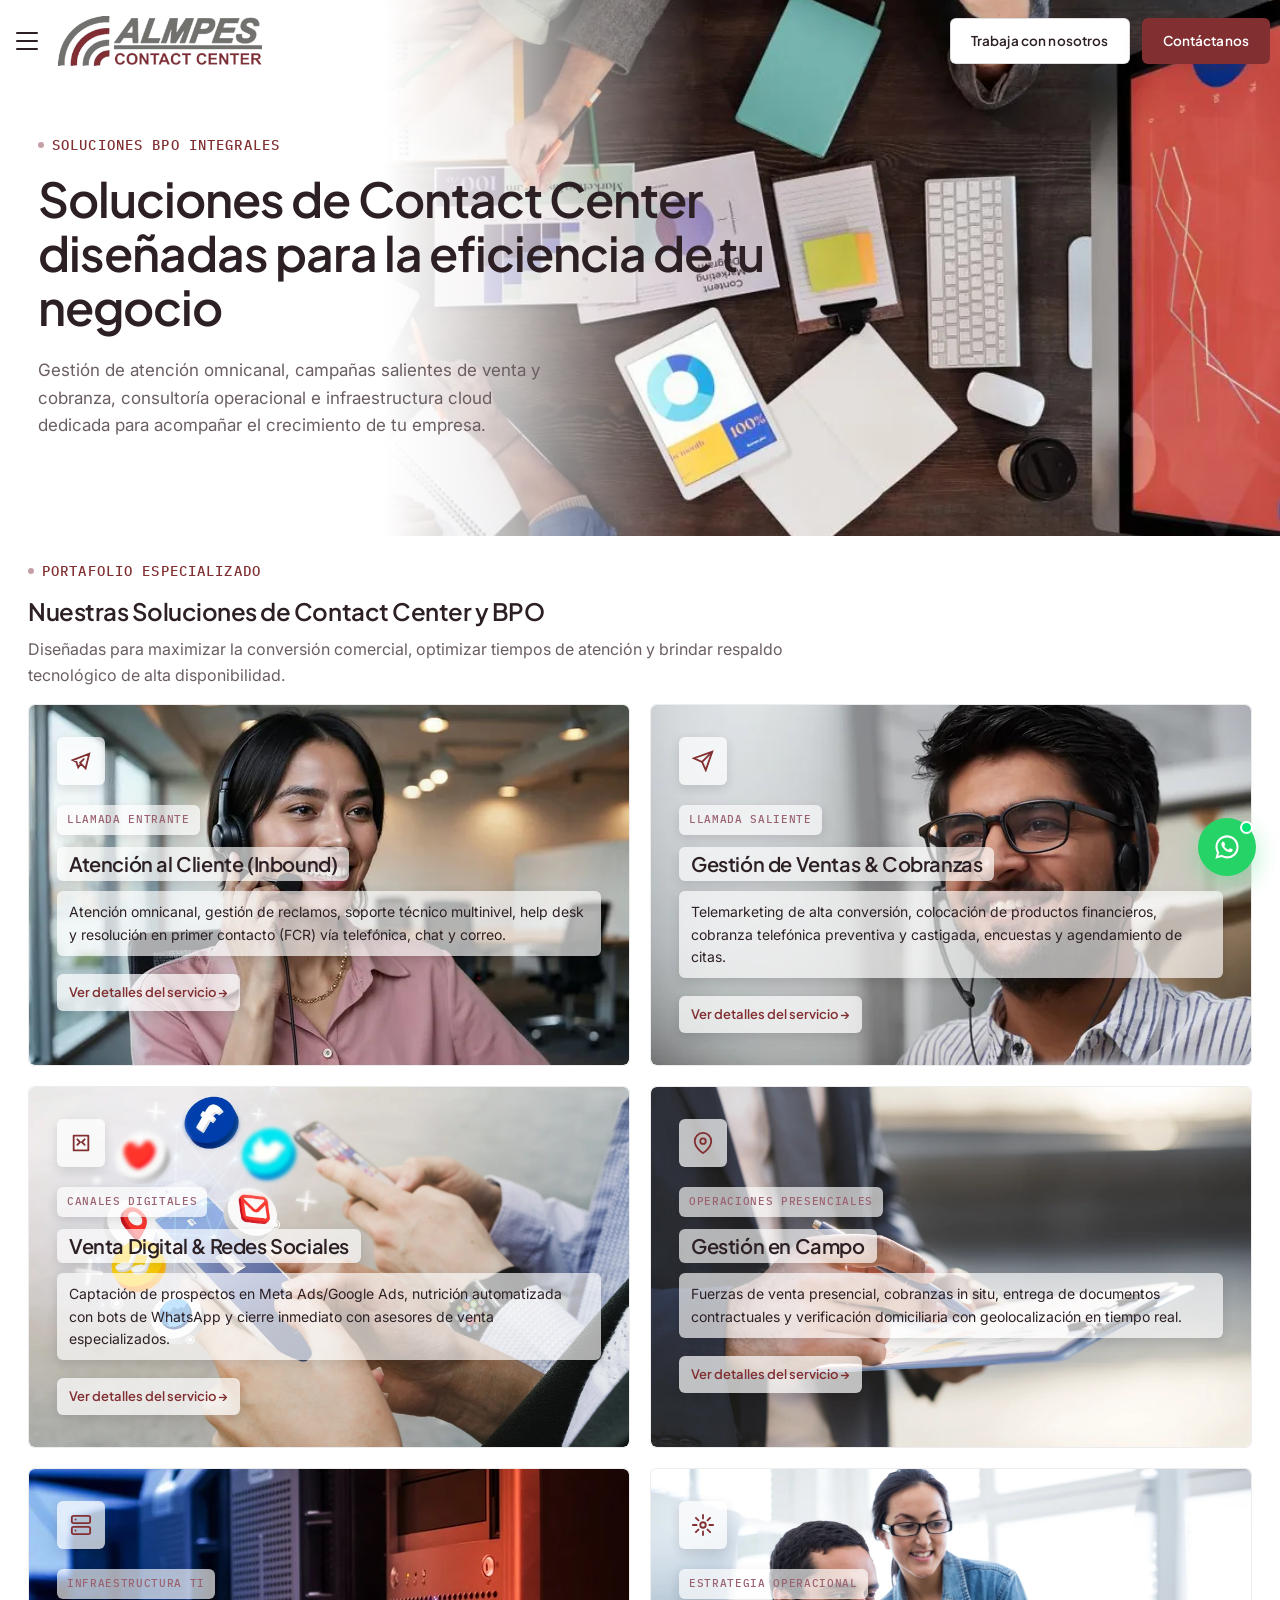
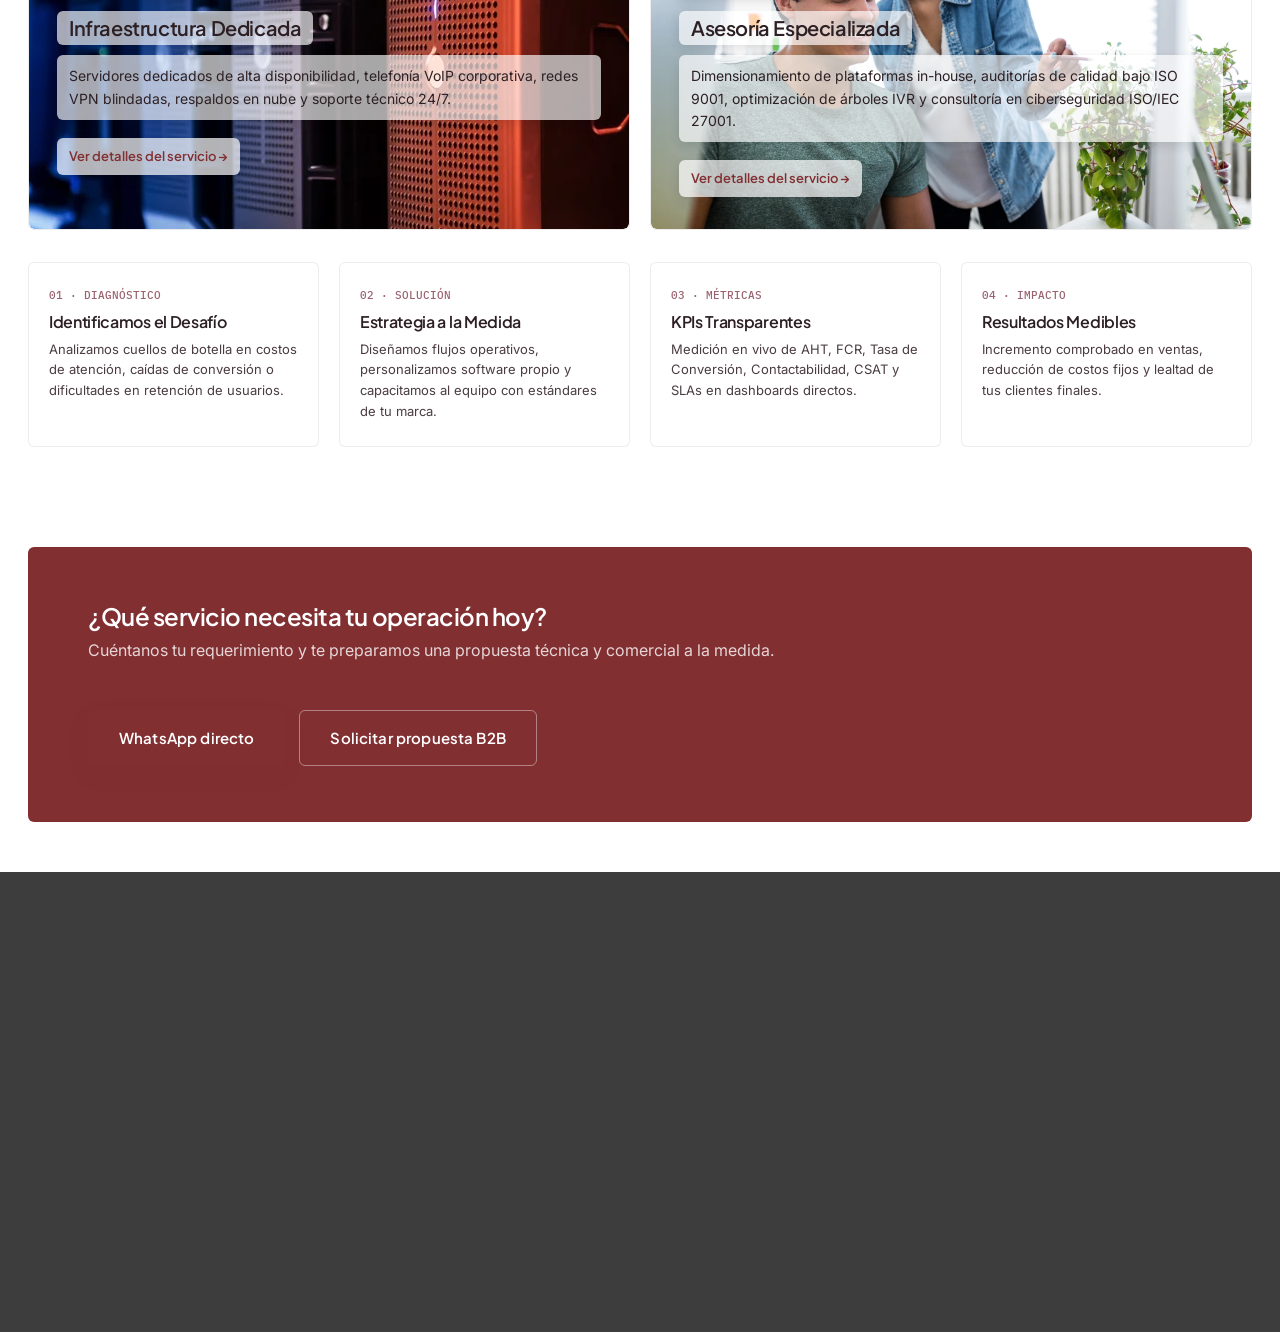
<file: servicios.html>
﻿<!DOCTYPE html>
<html lang="es">
<head>
<meta charset="UTF-8">
<meta name="viewport" content="width=device-width, initial-scale=1.0">
<title>Servicios — ALMPES Contact Center</title>
<meta name="description" content="Servicios de Contact Center y BPO en Lima, Perú: Atención al Cliente, Gestión de Ventas, Venta Digital & Redes Sociales, Gestión en Campo y más.">
<link rel="icon" href="assets/favicon.ico">
<link rel="preload" href="assets/img/servicios-hero.webp" as="image" type="image/webp">
<link rel="stylesheet" href="css/styles.css?v=20260916">
<link rel="preconnect" href="https://fonts.googleapis.com">
<link rel="preconnect" href="https://fonts.gstatic.com" crossorigin>
<link href="https://fonts.googleapis.com/css2?family=Plus+Jakarta+Sans:ital,wght@0,400;0,500;0,600;0,700;1,400&family=Inter:wght@400;500;600;700&family=IBM+Plex+Mono:wght@400;500&display=swap" rel="stylesheet" media="print">
<noscript><link href="https://fonts.googleapis.com/css2?family=Plus+Jakarta+Sans:ital,wght@0,400;0,500;0,600;0,700;1,400&family=Inter:wght@400;500;600;700&family=IBM+Plex+Mono:wght@400;500&display=swap" rel="stylesheet"></noscript>
<meta property="og:type" content="website">
<meta property="og:site_name" content="ALMPES Contact Center">
<meta property="og:locale" content="es_PE">
<meta property="og:image" content="https://www.almpes.com/assets/og-social.webp">
<meta property="og:title" content="Servicios — ALMPES Contact Center">
<meta property="og:description" content="Servicios de Contact Center y BPO en Lima, Perú: Atención al Cliente, Gestión de Ventas, Venta Digital & Redes Sociales, Gestión en Campo y más.">
<meta property="og:url" content="https://www.almpes.com/servicios.html">
<meta property="og:image:width" content="1200">
<meta property="og:image:height" content="630">
<meta name="twitter:card" content="summary_large_image">
<link rel="canonical" href="https://www.almpes.com/servicios.html">
<script type="application/ld+json">
{
  "@context": "https://schema.org",
  "@type": "Organization",
  "name": "ALMPES Contact Center",
  "legalName": "ALMPES PERU INVESTMENTS S.A.C.",
  "url": "https://www.almpes.com",
  "logo": "https://www.almpes.com/assets/logo-almpes.webp",
  "description": "BPO y Contact Center en Lima, Perú. Servicios de atención al cliente, ventas, consultoría e infraestructura.",
  "address": {
    "@type": "PostalAddress",
    "streetAddress": "Calle Bolívar 472",
    "addressLocality": "Miraflores",
    "addressRegion": "Lima",
    "postalCode": "15074",
    "addressCountry": "PE"
  },
  "telephone": "+51-1-748-1008",
  "email": "contactos@almpes.com",
  "sameAs": [
    "https://www.linkedin.com/company/almpes-contact-center/",
    "https://www.instagram.com/almpesperu/",
    "https://www.tiktok.com/@almpescontactcenter"
  ]
}
</script>
</head>
<body>

<header class="site-header" data-od-id="site-header">
  <div class="container nav-wrap">
    <button class="nav-toggle" aria-label="Abrir menú" aria-expanded="false" aria-controls="nav-drawer"><span></span><span></span><span></span></button>
    <a href="index.html" class="brand">
      <img src="assets/logo-almpes.webp" alt="ALMPES Contact Center" width="346" height="85" loading="eager" decoding="async">
    </a>
    <div class="header-actions">
      <a href="trabaja.html" class="btn btn--ghost btn--sm">Trabaja con nosotros</a>
      <a href="contacto.html" class="btn btn--accent btn--sm">Contáctanos</a>
    </div>
  </div>
</header>

<div class="nav-drawer" id="nav-drawer" aria-hidden="true" inert>
  <div class="nav-drawer-head">
    <a href="index.html" class="brand">
      <img src="assets/logo-almpes-white.webp" alt="ALMPES Contact Center" width="346" height="85" loading="eager" decoding="async">
    </a>
    <button class="nav-close" aria-label="Cerrar menú">
      <svg aria-hidden="true" focusable="false" width="24" height="24" viewBox="0 0 24 24" fill="none" stroke="currentColor" stroke-width="2" stroke-linecap="round" stroke-linejoin="round"><line x1="18" y1="6" x2="6" y2="18"/><line x1="6" y1="6" x2="18" y2="18"/></svg>
    </button>
  </div>
  <nav class="nav-main" aria-label="Menú principal">
    <ul>
      <li><a href="index.html">Inicio</a></li>
      <li class="has-sub">
        <a href="#" role="button">¿Por qué ALMPES?<span class="sub-arrow"></span></a>
        <ul class="sub-menu">
          <li><a href="nosotros.html">Nosotros</a></li>
          <li><a href="politica-sistema-integrado-gestion.html">Política del Sistema Integrado de Gestión</a></li>
          <li><a href="politica-diversidad-inclusion.html">Política de Diversidad e Inclusión</a></li>
        </ul>
      </li>
      <li class="has-sub">
          <a class="active" href="#" role="button">Servicios<span class="sub-arrow"></span></a>
          <ul class="sub-menu">
            <li><a href="inbound.html">Atención al Cliente</a></li>
            <li><a href="outbound.html">Gestión de Ventas</a></li>
            <li><a href="venta-digital.html">Venta Digital &amp; Redes Sociales</a></li>
            <li><a href="campo.html">Gestión en Campo</a></li>
            <li><a href="consultoria.html">Asesoría Especializada</a></li>
            <li><a href="hosting.html">Infraestructura Dedicada</a></li>
            <li><a href="servicios.html">Ver todos los servicios</a></li>
          </ul>
        </li>
      <li><a href="preguntas-frecuentes.html">Preguntas Frecuentes</a></li>
    </ul>
  </nav>
  <div class="nav-drawer-foot">
    <a href="trabaja.html" class="btn btn--accent btn--full">Trabaja con nosotros</a>
    <a href="contacto.html" class="btn btn--ghost btn--full">Contáctanos</a>
    <div class="social-links">
      <a href="https://facebook.com/almpes/" target="_blank" rel="noopener" aria-label="Facebook">
        <svg aria-hidden="true" focusable="false" width="18" height="18" viewBox="0 0 24 24" fill="currentColor"><path d="M18 2h-3a5 5 0 0 0-5 5v3H7v4h3v8h4v-8h3l1-4h-4V7a1 1 0 0 1 1-1h3z"/></svg>
      </a>
      <a href="https://www.instagram.com/almpesperu/" target="_blank" rel="noopener" aria-label="Instagram">
        <svg aria-hidden="true" focusable="false" width="18" height="18" viewBox="0 0 24 24" fill="none" stroke="currentColor" stroke-width="2" stroke-linecap="round" stroke-linejoin="round"><rect x="2" y="2" width="20" height="20" rx="5"/><circle cx="12" cy="12" r="5"/><circle cx="17.5" cy="6.5" r="1.5"/></svg>
      </a>
      <a href="https://www.tiktok.com/@almpescontactcenter" target="_blank" rel="noopener" aria-label="TikTok">
        <svg aria-hidden="true" focusable="false" width="18" height="18" viewBox="0 0 24 24" fill="currentColor"><path d="M19.59 6.69a4.83 4.83 0 0 1-3.77-4.25V2h-3.45v13.67a2.89 2.89 0 0 1-2.88 2.5 2.89 2.89 0 0 1-2.89-2.89 2.89 2.89 0 0 1 2.89-2.89c.28 0 .54.04.79.1v-3.5a6.37 6.37 0 0 0-.79-.05A6.34 6.34 0 0 0 3.15 15a6.34 6.34 0 0 0 6.34 6.34 6.34 6.34 0 0 0 6.34-6.34V8.75a8.18 8.18 0 0 0 4.76 1.52V6.81a4.84 4.84 0 0 1-1-.12z"/></svg>
      </a>
      <a href="https://www.linkedin.com/company/almpes-contact-center/" target="_blank" rel="noopener" aria-label="LinkedIn">
        <svg aria-hidden="true" focusable="false" width="18" height="18" viewBox="0 0 24 24" fill="currentColor"><path d="M20.447 20.452h-3.554v-5.569c0-1.328-.027-3.037-1.852-3.037-1.853 0-2.136 1.445-2.136 2.939v5.667H9.351V9h3.414v1.561h.046c.477-.9 1.637-1.85 3.37-1.85 3.601 0 4.267 2.37 4.267 5.455v6.286zM5.337 7.433a2.062 2.062 0 0 1-2.063-2.065 2.064 2.064 0 1 1 2.063 2.065zm1.782 13.019H3.555V9h3.564v11.452zM22.225 0H1.771C.792 0 0 .774 0 1.729v20.542C0 23.227.792 24 1.771 24h20.451C23.2 24 24 23.227 24 22.271V1.729C24 .774 23.2 0 22.222 0h.003z"/></svg>
      </a>
    </div>
  </div>
</div>
<div class="nav-overlay"></div>

<main>

<section class="page-hero-sec" data-od-id="services-hero">
  <img src="assets/img/servicios-hero.webp" alt="" class="page-hero-sec-bg" width="1124" height="750" aria-hidden="true" decoding="async" loading="eager" fetchpriority="high">
  <div class="page-hero-sec-overlay"></div>
  <div class="container">
      <span class="eyebrow reveal">Soluciones BPO Integrales</span>
      <h1 class="reveal reveal-delay-1 page-hero">Soluciones de Contact Center diseñadas para la eficiencia de tu negocio</h1>
      <p class="reveal reveal-delay-2 page-hero-lead">Gestión de atención omnicanal, campañas salientes de venta y cobranza, consultoría operacional e infraestructura cloud dedicada para acompañar el crecimiento de tu empresa.</p>
  </div>
</section>

<section class="section section--compact-top" data-od-id="services-list">
  <div class="container">
    <div class="section-head">
      <span class="eyebrow reveal reveal-left">Portafolio Especializado</span>
      <h2 class="reveal reveal-delay-1 reveal-left">Nuestras Soluciones de Contact Center y BPO</h2>
      <p class="reveal reveal-delay-2">Diseñadas para maximizar la conversión comercial, optimizar tiempos de atención y brindar respaldo tecnológico de alta disponibilidad.</p>
    </div>
    <div class="services-grid services-grid--2">
      <a href="inbound.html" class="service-card card-bg--atencion card-bg-var--e reveal reveal-left">
        <div class="icon-wrap">
          <svg aria-hidden="true" focusable="false" viewBox="0 0 24 24" fill="none" stroke="currentColor" stroke-width="2" stroke-linecap="round"><path d="M15 10l-4 4l6 6l4-16l-18 7l4 2l2 6l3-4"/></svg>
        </div>
        <span class="tag">Llamada Entrante</span>
        <h3>Atención al Cliente (Inbound)</h3>
        <p>Atención omnicanal, gestión de reclamos, soporte técnico multinivel, help desk y resolución en primer contacto (FCR) vía telefónica, chat y correo.</p>
        <span class="go">Ver detalles del servicio →</span>
      </a>

      <a href="outbound.html" class="service-card card-bg--ventas card-bg-var--e reveal reveal-delay-1 reveal-right">
        <div class="icon-wrap">
          <svg aria-hidden="true" focusable="false" viewBox="0 0 24 24" fill="none" stroke="currentColor" stroke-width="2" stroke-linecap="round"><path d="M22 2L11 13"/><path d="M22 2l-7 20l-4-9l-9-4z"/></svg>
        </div>
        <span class="tag">Llamada Saliente</span>
        <h3>Gestión de Ventas &amp; Cobranzas</h3>
        <p>Telemarketing de alta conversión, colocación de productos financieros, cobranza telefónica preventiva y castigada, encuestas y agendamiento de citas.</p>
        <span class="go">Ver detalles del servicio →</span>
      </a>

      <a href="venta-digital.html" class="service-card card-bg--digital card-bg-var--e reveal reveal-delay-2 reveal-left">
        <div class="icon-wrap">
          <svg aria-hidden="true" focusable="false" viewBox="0 0 24 24" fill="none" stroke="currentColor" stroke-width="2" stroke-linecap="round" stroke-linejoin="round"><path d="M4 4h16v16H4z"/><path d="M8 8l3 3l-3 3"/><path d="M16 8l-3 3l3 3"/></svg>
        </div>
        <span class="tag">Canales Digitales</span>
        <h3>Venta Digital &amp; Redes Sociales</h3>
        <p>Captación de prospectos en Meta Ads/Google Ads, nutrición automatizada con bots de WhatsApp y cierre inmediato con asesores de venta especializados.</p>
        <span class="go">Ver detalles del servicio →</span>
      </a>

      <a href="campo.html" class="service-card card-bg--campo card-bg-var--e reveal reveal-delay-3 reveal-right">
        <div class="icon-wrap">
          <svg aria-hidden="true" focusable="false" viewBox="0 0 24 24" fill="none" stroke="currentColor" stroke-width="2" stroke-linecap="round" stroke-linejoin="round"><path d="M21 10c0 7-9 13-9 13S3 17 3 10a9 9 0 1 1 18 0z"/><circle cx="12" cy="10" r="3"/></svg>
        </div>
        <span class="tag">Operaciones Presenciales</span>
        <h3>Gestión en Campo</h3>
        <p>Fuerzas de venta presencial, cobranzas in situ, entrega de documentos contractuales y verificación domiciliaria con geolocalización en tiempo real.</p>
        <span class="go">Ver detalles del servicio →</span>
      </a>

      <a href="hosting.html" class="service-card card-bg--hosting card-bg-var--e reveal reveal-delay-4 reveal-left">
        <div class="icon-wrap">
          <svg aria-hidden="true" focusable="false" viewBox="0 0 24 24" fill="none" stroke="currentColor" stroke-width="2" stroke-linecap="round"><rect x="2" y="2" width="20" height="8" rx="2"/><rect x="2" y="14" width="20" height="8" rx="2"/><line x1="6" y1="6" x2="6.01" y2="6"/><line x1="6" y1="18" x2="6.01" y2="18"/></svg>
        </div>
        <span class="tag">Infraestructura TI</span>
        <h3>Infraestructura Dedicada</h3>
        <p>Servidores dedicados de alta disponibilidad, telefonía VoIP corporativa, redes VPN blindadas, respaldos en nube y soporte técnico 24/7.</p>
        <span class="go">Ver detalles del servicio →</span>
      </a>

      <a href="consultoria.html" class="service-card card-bg--consultoria card-bg-var--e reveal reveal-delay-5 reveal-right">
        <div class="icon-wrap">
          <svg aria-hidden="true" focusable="false" viewBox="0 0 24 24" fill="none" stroke="currentColor" stroke-width="2" stroke-linecap="round"><circle cx="12" cy="12" r="3"/><path d="M12 1v4m0 14v4M4.22 4.22l2.83 2.83m9.9 9.9l2.83 2.83M1 12h4m14 0h4M4.22 19.78l2.83-2.83m9.9-9.9l2.83-2.83"/></svg>
        </div>
        <span class="tag">Estrategia Operacional</span>
        <h3>Asesoría Especializada</h3>
        <p>Dimensionamiento de plataformas in-house, auditorías de calidad bajo ISO 9001, optimización de árboles IVR y consultoría en ciberseguridad ISO/IEC 27001.</p>
        <span class="go">Ver detalles del servicio →</span>
      </a>
    </div>

    <!-- Framework Comercial: Problema / Solución / KPIs -->
    <div class="svc-framework-grid reveal">
      <div class="svc-framework-card">
        <span class="svc-framework-tag">01 · Diagnóstico</span>
        <h4>Identificamos el Desafío</h4>
        <p>Analizamos cuellos de botella en costos de atención, caídas de conversión o dificultades en retención de usuarios.</p>
      </div>
      <div class="svc-framework-card">
        <span class="svc-framework-tag">02 · Solución</span>
        <h4>Estrategia a la Medida</h4>
        <p>Diseñamos flujos operativos, personalizamos software propio y capacitamos al equipo con estándares de tu marca.</p>
      </div>
      <div class="svc-framework-card">
        <span class="svc-framework-tag">03 · Métricas</span>
        <h4>KPIs Transparentes</h4>
        <p>Medición en vivo de AHT, FCR, Tasa de Conversión, Contactabilidad, CSAT y SLAs en dashboards directos.</p>
      </div>
      <div class="svc-framework-card">
        <span class="svc-framework-tag">04 · Impacto</span>
        <h4>Resultados Medibles</h4>
        <p>Incremento comprobado en ventas, reducción de costos fijos y lealtad de tus clientes finales.</p>
      </div>
    </div>
  </div>
</section>

<section class="section" data-od-id="cta-section">
  <div class="container">
    <div class="cta-band reveal">
      <div>
        <h2>¿Qué servicio necesita tu operación hoy?</h2>
        <p>Cuéntanos tu requerimiento y te preparamos una propuesta técnica y comercial a la medida.</p>
      </div>
      <div class="cta-actions">
        <a href="https://wa.me/51957250995?text=Hola%20ALMPES%2C%20quisiera%20cotizar%20servicios%20BPO%20para%20mi%20empresa." class="btn btn--accent" target="_blank" rel="noopener">WhatsApp directo</a>
        <a href="contacto.html" class="btn btn--ghost">Solicitar propuesta B2B</a>
      </div>
    </div>
  </div>
</section>

</main>

<footer class="site-footer reveal" data-od-id="footer">
  <div class="container">
    <div class="footer-grid">
      <div class="footer-brand">
        <img src="assets/logo-almpes.webp" alt="ALMPES Contact Center" width="346" height="85" loading="lazy" decoding="async">
        <p>Empresa especializada en soluciones BPO, Contact Center, ventas omnicanal y tecnología para empresas líderes en Perú.</p>
        <div class="social-links">
          <a href="https://facebook.com/almpes/" target="_blank" rel="noopener" aria-label="Facebook">
            <svg aria-hidden="true" focusable="false" width="18" height="18" viewBox="0 0 24 24" fill="currentColor"><path d="M18 2h-3a5 5 0 0 0-5 5v3H7v4h3v8h4v-8h3l1-4h-4V7a1 1 0 0 1 1-1h3z"/></svg>
          </a>
          <a href="https://www.instagram.com/almpesperu/" target="_blank" rel="noopener" aria-label="Instagram">
            <svg aria-hidden="true" focusable="false" width="18" height="18" viewBox="0 0 24 24" fill="none" stroke="currentColor" stroke-width="2" stroke-linecap="round" stroke-linejoin="round"><rect x="2" y="2" width="20" height="20" rx="5"/><circle cx="12" cy="12" r="5"/><circle cx="17.5" cy="6.5" r="1.5"/></svg>
          </a>
          <a href="https://www.tiktok.com/@almpescontactcenter" target="_blank" rel="noopener" aria-label="TikTok">
            <svg aria-hidden="true" focusable="false" width="18" height="18" viewBox="0 0 24 24" fill="currentColor"><path d="M19.59 6.69a4.83 4.83 0 0 1-3.77-4.25V2h-3.45v13.67a2.89 2.89 0 0 1-2.88 2.5 2.89 2.89 0 0 1-2.89-2.89 2.89 2.89 0 0 1 2.89-2.89c.28 0 .54.04.79.1v-3.5a6.37 6.37 0 0 0-.79-.05A6.34 6.34 0 0 0 3.15 15a6.34 6.34 0 0 0 6.34 6.34 6.34 6.34 0 0 0 6.34-6.34V8.75a8.18 8.18 0 0 0 4.76 1.52V6.81a4.84 4.84 0 0 1-1-.12z"/></svg>
          </a>
          <a href="https://www.linkedin.com/company/almpes-contact-center/" target="_blank" rel="noopener" aria-label="LinkedIn">
            <svg aria-hidden="true" focusable="false" width="18" height="18" viewBox="0 0 24 24" fill="currentColor"><path d="M20.447 20.452h-3.554v-5.569c0-1.328-.027-3.037-1.852-3.037-1.853 0-2.136 1.445-2.136 2.939v5.667H9.351V9h3.414v1.561h.046c.477-.9 1.637-1.85 3.37-1.85 3.601 0 4.267 2.37 4.267 5.455v6.286zM5.337 7.433a2.062 2.062 0 0 1-2.063-2.065 2.064 2.064 0 1 1 2.063 2.065zm1.782 13.019H3.555V9h3.564v11.452zM22.225 0H1.771C.792 0 0 .774 0 1.729v20.542C0 23.227.792 24 1.771 24h20.451C23.2 24 24 23.227 24 22.271V1.729C24 .774 23.2 0 22.222 0h.003z"/></svg>
          </a>
        </div>
      </div>
      <div>
        <h3>Enlaces</h3>
        <ul>
          <li><a href="index.html">Inicio</a></li>
          <li><a href="nosotros.html">Nosotros</a></li>
          <li><a href="servicios.html">Servicios</a></li>
          <li><a href="preguntas-frecuentes.html">Preguntas Frecuentes</a></li>
          <li><a href="trabaja.html">Trabaja con nosotros</a></li>
          <li><a href="contacto.html">Contáctanos</a></li>
          <li><a href="politica-privacidad.html">Política de Privacidad</a></li>
        </ul>
      </div>
      <div>
        <h3>Contacto</h3>
        <ul>
          <li><a href="tel:+5117481008">(01) 748-1008</a></li>
          <li><a href="tel:+51957250995">957 250 995</a></li>
          <li><a href="mailto:contactos@almpes.com">contactos@almpes.com</a></li>
          <li><a href="mailto:reclutamiento@almpes.com">reclutamiento@almpes.com</a></li>
        </ul>
      </div>
    </div>
    <div class="footer-bottom">
      <span>© <span id="year"></span> ALMPES Contact Center. Todos los derechos reservados.</span>
      <span>Servicios BPO · Call Center en Miraflores, Lima, Perú</span>
    </div>
  </div>
</footer>

<a href="https://wa.me/51957250995?text=Hola%20ALMPES%2C%20quisiera%20recibir%20informaci%C3%B3n%20sobre%20sus%20servicios%20BPO." class="wa-float" target="_blank" rel="noopener" aria-label="Escríbenos directamente por WhatsApp">
  <span class="wa-online-dot" title="En línea"></span>
  <svg aria-hidden="true" focusable="false" width="28" height="28" viewBox="0 0 24 24" fill="white"><path d="M12.04 2C6.58 2 2.13 6.45 2.13 11.91c0 1.79.47 3.47 1.29 4.93L2 22l5.29-1.39a9.9 9.9 0 0 0 4.75 1.21h.01c5.46 0 9.9-4.45 9.9-9.91C21.96 6.45 17.5 2 12.04 2Zm0 18.02h-.01a8.1 8.1 0 0 1-4.13-1.13l-.3-.18-3.14.82.84-3.06-.19-.31a8.11 8.11 0 0 1-1.24-4.25c0-4.48 3.65-8.12 8.14-8.12 4.48 0 8.12 3.64 8.12 8.12 0 4.48-3.65 8.11-8.09 8.11Zm4.47-6.08c-.24-.12-1.44-.71-1.66-.79-.22-.08-.39-.12-.55.12-.16.24-.63.79-.78.95-.14.16-.28.18-.53.06-.24-.12-1.02-.38-1.95-1.21-.72-.64-1.21-1.44-1.35-1.68-.14-.24-.01-.37.11-.49.11-.11.24-.28.36-.42.12-.14.16-.24.24-.4.08-.16.04-.3-.02-.42-.06-.12-.55-1.33-.76-1.82-.2-.48-.4-.42-.55-.42-.14 0-.3-.01-.46-.01-.16 0-.42.06-.64.3-.22.24-.84.82-.84 2s.86 2.32.98 2.48c.12.16 1.7 2.6 4.12 3.64.58.25 1.03.4 1.38.51.58.18 1.11.16 1.53.1.47-.07 1.44-.59 1.64-1.15.2-.57.2-1.05.14-1.15-.06-.1-.22-.16-.46-.28Z"/></svg>
</a>

<script src="js/main.js?v=20260916"></script>
</body>
</html>
</file>
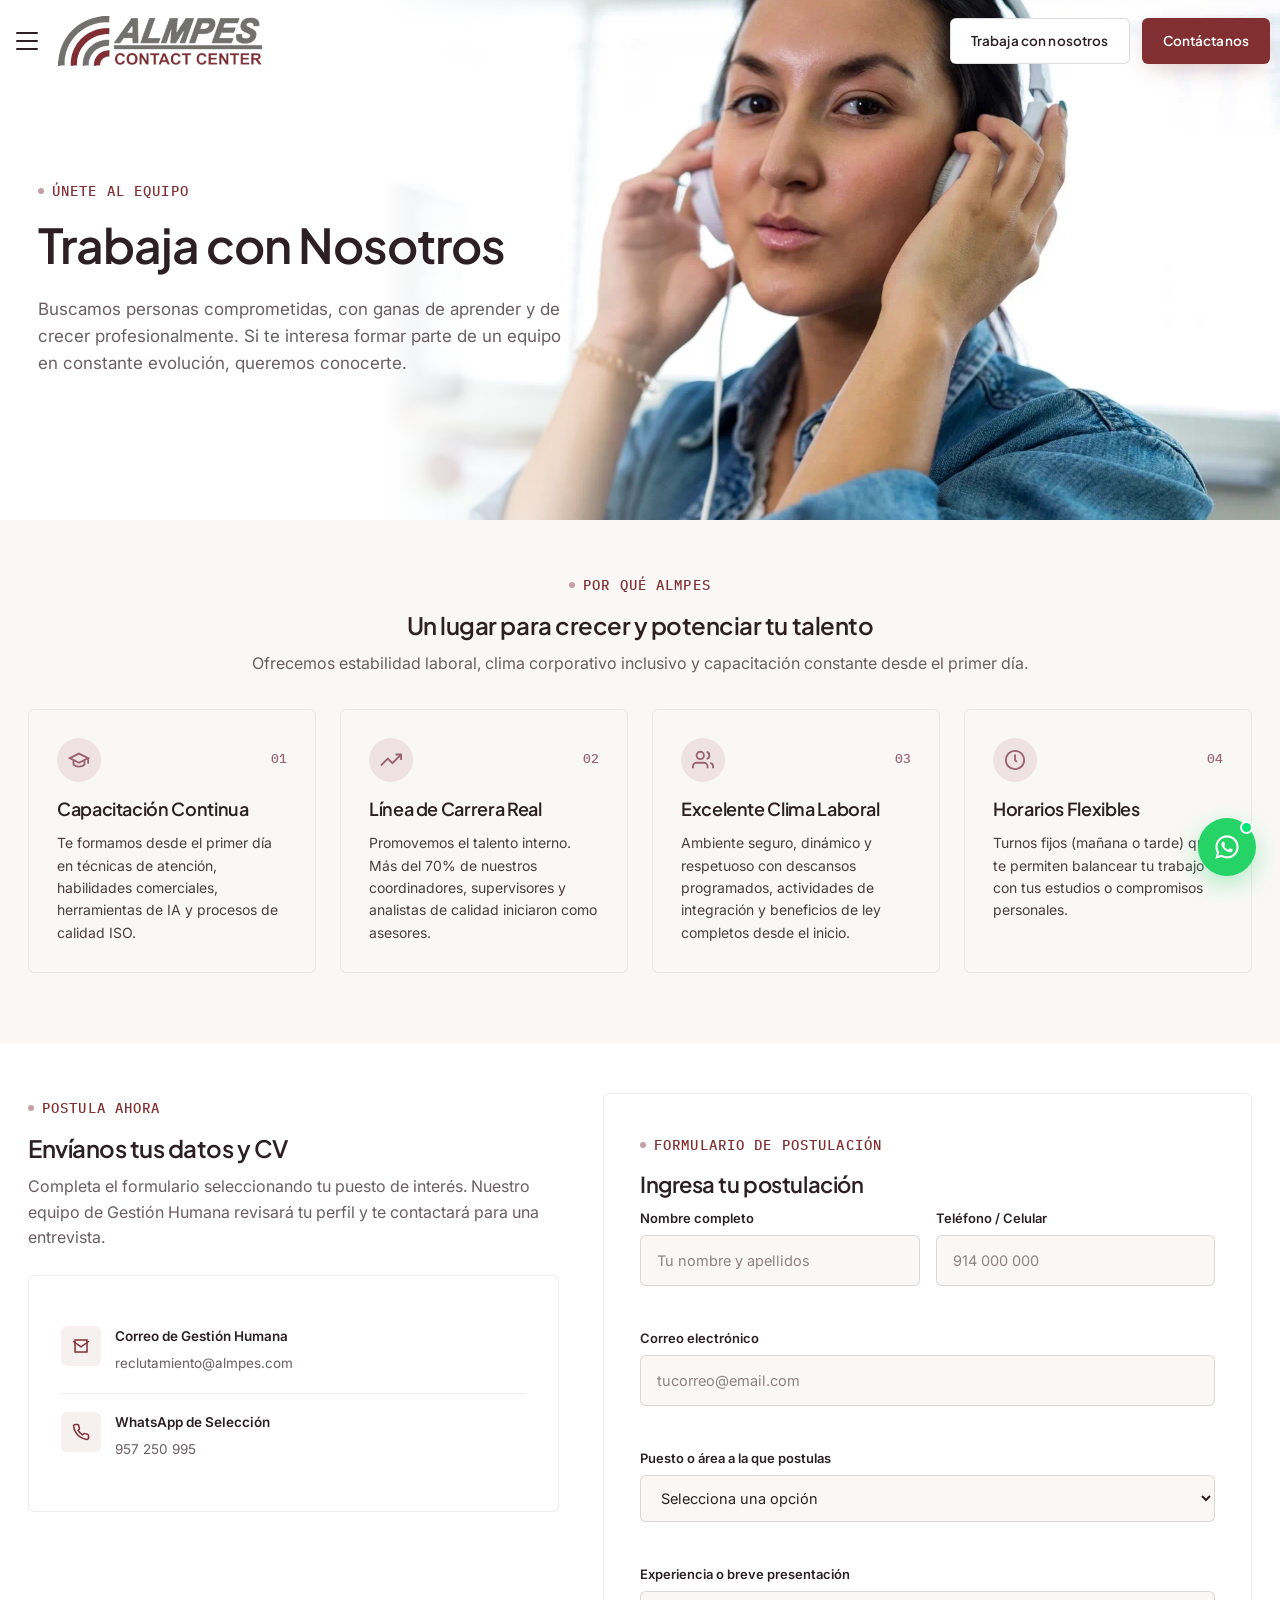
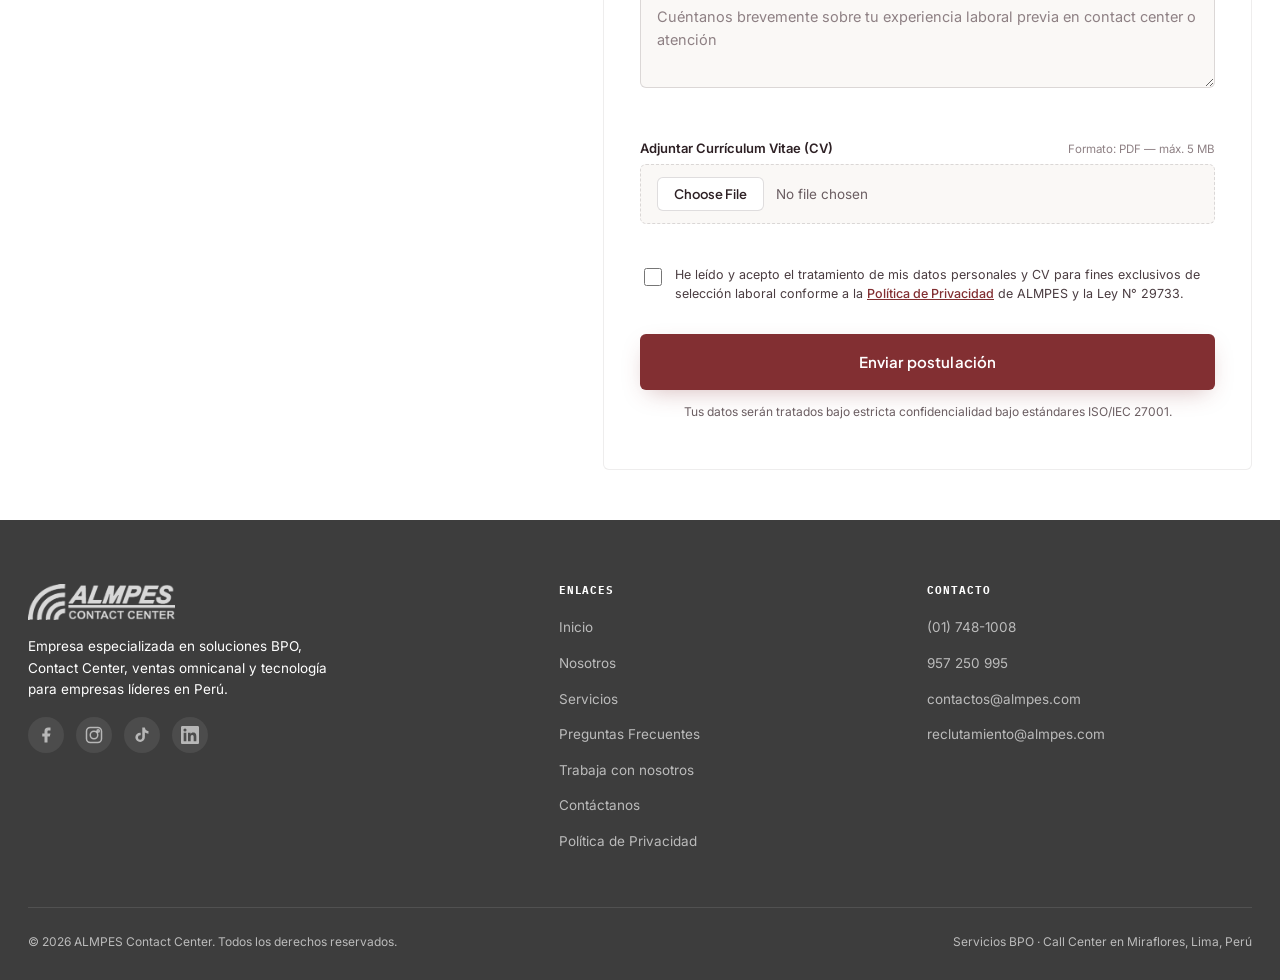
<file: trabaja.html>
﻿<!DOCTYPE html>
<html lang="es">
<head>
<meta charset="UTF-8">
<meta name="viewport" content="width=device-width, initial-scale=1.0">
<title>Trabaja con Nosotros — ALMPES Contact Center</title>
<meta name="description" content="Únete al equipo de ALMPES Contact Center. Buscamos personas comprometidas para integrar nuestro equipo en Lima. Envía tu CV y forma parte de nuestro crecimiento.">
<link rel="icon" href="assets/favicon.ico">
<link rel="preload" href="assets/img/trabaja-hero.webp" as="image" type="image/webp">
<link rel="stylesheet" href="css/styles.css?v=20260916">
<link rel="preconnect" href="https://fonts.googleapis.com">
<link rel="preconnect" href="https://fonts.gstatic.com" crossorigin>
<link href="https://fonts.googleapis.com/css2?family=Plus+Jakarta+Sans:ital,wght@0,400;0,500;0,600;0,700;1,400&family=Inter:wght@400;500;600;700&family=IBM+Plex+Mono:wght@400;500&display=swap" rel="stylesheet" media="print">
<noscript><link href="https://fonts.googleapis.com/css2?family=Plus+Jakarta+Sans:ital,wght@0,400;0,500;0,600;0,700;1,400&family=Inter:wght@400;500;600;700&family=IBM+Plex+Mono:wght@400;500&display=swap" rel="stylesheet"></noscript>
<meta property="og:type" content="website">
<meta property="og:site_name" content="ALMPES Contact Center">
<meta property="og:locale" content="es_PE">
<meta property="og:image" content="https://www.almpes.com/assets/og-social.webp">
<meta property="og:title" content="Trabaja con Nosotros — ALMPES Contact Center">
<meta property="og:description" content="Únete al equipo de ALMPES Contact Center. Buscamos personas comprometidas para integrar nuestro equipo en Lima. Envía tu CV y forma parte de nuestro crecimiento.">
<meta property="og:url" content="https://www.almpes.com/trabaja.html">
<meta property="og:image:width" content="1200">
<meta property="og:image:height" content="630">
<meta name="twitter:card" content="summary_large_image">
<link rel="canonical" href="https://www.almpes.com/trabaja.html">
<script type="application/ld+json">
{
  "@context": "https://schema.org",
  "@type": "Organization",
  "name": "ALMPES Contact Center",
  "legalName": "ALMPES PERU INVESTMENTS S.A.C.",
  "url": "https://www.almpes.com",
  "logo": "https://www.almpes.com/assets/logo-almpes.webp",
  "description": "BPO y Contact Center en Lima, Perú. Servicios de atención al cliente, ventas, consultoría e infraestructura.",
  "address": {
    "@type": "PostalAddress",
    "streetAddress": "Calle Bolívar 472",
    "addressLocality": "Miraflores",
    "addressRegion": "Lima",
    "postalCode": "15074",
    "addressCountry": "PE"
  },
  "telephone": "+51-1-748-1008",
  "email": "contactos@almpes.com",
  "sameAs": [
    "https://www.linkedin.com/company/almpes-contact-center/",
    "https://www.instagram.com/almpesperu/",
    "https://www.tiktok.com/@almpescontactcenter"
  ]
}
</script>
</head>
<body>

<header class="site-header" data-od-id="site-header">
  <div class="container nav-wrap">
    <button class="nav-toggle" aria-label="Abrir menú" aria-expanded="false" aria-controls="nav-drawer"><span></span><span></span><span></span></button>
    <a href="index.html" class="brand">
      <img src="assets/logo-almpes.webp" alt="ALMPES Contact Center" width="346" height="85" loading="eager" decoding="async">
    </a>
    <div class="header-actions">
      <a href="trabaja.html" class="btn btn--ghost btn--sm">Trabaja con nosotros</a>
      <a href="contacto.html" class="btn btn--accent btn--sm">Contáctanos</a>
    </div>
  </div>
</header>

<div class="nav-drawer" id="nav-drawer" aria-hidden="true" inert>
  <div class="nav-drawer-head">
    <a href="index.html" class="brand">
      <img src="assets/logo-almpes-white.webp" alt="ALMPES Contact Center" width="346" height="85" loading="eager" decoding="async">
    </a>
    <button class="nav-close" aria-label="Cerrar menú">
      <svg aria-hidden="true" focusable="false" width="24" height="24" viewBox="0 0 24 24" fill="none" stroke="currentColor" stroke-width="2" stroke-linecap="round" stroke-linejoin="round"><line x1="18" y1="6" x2="6" y2="18"/><line x1="6" y1="6" x2="18" y2="18"/></svg>
    </button>
  </div>
  <nav class="nav-main" aria-label="Menú principal">
    <ul>
      <li><a href="index.html">Inicio</a></li>
      <li class="has-sub">
        <a href="#" role="button">¿Por qué ALMPES?<span class="sub-arrow"></span></a>
        <ul class="sub-menu">
          <li><a href="nosotros.html">Nosotros</a></li>
          <li><a href="politica-sistema-integrado-gestion.html">Política del Sistema Integrado de Gestión</a></li>
          <li><a href="politica-diversidad-inclusion.html">Política de Diversidad e Inclusión</a></li>
        </ul>
      </li>
      <li class="has-sub">
          <a href="#" role="button">Servicios<span class="sub-arrow"></span></a>
          <ul class="sub-menu">
            <li><a href="inbound.html">Atención al Cliente</a></li>
            <li><a href="outbound.html">Gestión de Ventas</a></li>
            <li><a href="venta-digital.html">Venta Digital &amp; Redes Sociales</a></li>
            <li><a href="campo.html">Gestión en Campo</a></li>
            <li><a href="consultoria.html">Asesoría Especializada</a></li>
            <li><a href="hosting.html">Infraestructura Dedicada</a></li>
            <li><a href="servicios.html">Ver todos los servicios</a></li>
          </ul>
        </li>
      <li><a href="preguntas-frecuentes.html">Preguntas Frecuentes</a></li>
    </ul>
  </nav>
  <div class="nav-drawer-foot">
    <a href="trabaja.html" class="btn btn--accent btn--full">Trabaja con nosotros</a>
    <a href="contacto.html" class="btn btn--ghost btn--full">Contáctanos</a>
    <div class="social-links">
      <a href="https://facebook.com/almpes/" target="_blank" rel="noopener" aria-label="Facebook">
        <svg aria-hidden="true" focusable="false" width="18" height="18" viewBox="0 0 24 24" fill="currentColor"><path d="M18 2h-3a5 5 0 0 0-5 5v3H7v4h3v8h4v-8h3l1-4h-4V7a1 1 0 0 1 1-1h3z"/></svg>
      </a>
      <a href="https://www.instagram.com/almpesperu/" target="_blank" rel="noopener" aria-label="Instagram">
        <svg aria-hidden="true" focusable="false" width="18" height="18" viewBox="0 0 24 24" fill="none" stroke="currentColor" stroke-width="2" stroke-linecap="round" stroke-linejoin="round"><rect x="2" y="2" width="20" height="20" rx="5"/><circle cx="12" cy="12" r="5"/><circle cx="17.5" cy="6.5" r="1.5"/></svg>
      </a>
      <a href="https://www.tiktok.com/@almpescontactcenter" target="_blank" rel="noopener" aria-label="TikTok">
        <svg aria-hidden="true" focusable="false" width="18" height="18" viewBox="0 0 24 24" fill="currentColor"><path d="M19.59 6.69a4.83 4.83 0 0 1-3.77-4.25V2h-3.45v13.67a2.89 2.89 0 0 1-2.88 2.5 2.89 2.89 0 0 1-2.89-2.89 2.89 2.89 0 0 1 2.89-2.89c.28 0 .54.04.79.1v-3.5a6.37 6.37 0 0 0-.79-.05A6.34 6.34 0 0 0 3.15 15a6.34 6.34 0 0 0 6.34 6.34 6.34 6.34 0 0 0 6.34-6.34V8.75a8.18 8.18 0 0 0 4.76 1.52V6.81a4.84 4.84 0 0 1-1-.12z"/></svg>
      </a>
      <a href="https://www.linkedin.com/company/almpes-contact-center/" target="_blank" rel="noopener" aria-label="LinkedIn">
        <svg aria-hidden="true" focusable="false" width="18" height="18" viewBox="0 0 24 24" fill="currentColor"><path d="M20.447 20.452h-3.554v-5.569c0-1.328-.027-3.037-1.852-3.037-1.853 0-2.136 1.445-2.136 2.939v5.667H9.351V9h3.414v1.561h.046c.477-.9 1.637-1.85 3.37-1.85 3.601 0 4.267 2.37 4.267 5.455v6.286zM5.337 7.433a2.062 2.062 0 0 1-2.063-2.065 2.064 2.064 0 1 1 2.063 2.065zm1.782 13.019H3.555V9h3.564v11.452zM22.225 0H1.771C.792 0 0 .774 0 1.729v20.542C0 23.227.792 24 1.771 24h20.451C23.2 24 24 23.227 24 22.271V1.729C24 .774 23.2 0 22.222 0h.003z"/></svg>
      </a>
    </div>
  </div>
</div>
<div class="nav-overlay"></div>

<main>

<section class="page-hero-sec" data-od-id="jobs-hero">
  <img src="assets/img/trabaja-hero.webp" alt="" class="page-hero-sec-bg" width="1920" height="1081" aria-hidden="true" decoding="async" loading="eager" fetchpriority="high">
  <div class="page-hero-sec-overlay"></div>
  <div class="container">
      <span class="eyebrow reveal">Únete al equipo</span>
      <h1 class="reveal reveal-delay-1 page-hero">Trabaja con Nosotros</h1>
      <p class="reveal reveal-delay-2 page-hero-lead">Buscamos personas comprometidas, con ganas de aprender y de crecer profesionalmente. Si te interesa formar parte de un equipo en constante evolución, queremos conocerte.</p>
  </div>
</section>

<section class="section section--alt" data-od-id="jobs-why">
  <div class="container">
    <div class="section-head center">
      <span class="eyebrow reveal reveal-left">Por qué ALMPES</span>
      <h2 class="reveal reveal-delay-1 reveal-left">Un lugar para crecer y potenciar tu talento</h2>
      <p class="reveal reveal-delay-2">Ofrecemos estabilidad laboral, clima corporativo inclusivo y capacitación constante desde el primer día.</p>
    </div>
    <div class="why-grid">
      <div class="why-card reveal reveal-delay-1">
        <div class="why-card-top">
          <div class="why-icon">
            <svg aria-hidden="true" focusable="false" width="22" height="22" viewBox="0 0 24 24" fill="none" stroke="currentColor" stroke-width="2"><path d="M22 10v6M2 10l10-5 10 5-10 5z"/><path d="M6 12v5c3 3 9 3 12 0v-5"/></svg>
          </div>
          <span class="why-num">01</span>
        </div>
        <h3>Capacitación Continua</h3>
        <p>Te formamos desde el primer día en técnicas de atención, habilidades comerciales, herramientas de IA y procesos de calidad ISO.</p>
      </div>
      <div class="why-card reveal reveal-delay-2">
        <div class="why-card-top">
          <div class="why-icon">
            <svg aria-hidden="true" focusable="false" width="22" height="22" viewBox="0 0 24 24" fill="none" stroke="currentColor" stroke-width="2"><polyline points="23 6 13.5 15.5 8.5 10.5 1 18"/><polyline points="17 6 23 6 23 12"/></svg>
          </div>
          <span class="why-num">02</span>
        </div>
        <h3>Línea de Carrera Real</h3>
        <p>Promovemos el talento interno. Más del 70% de nuestros coordinadores, supervisores y analistas de calidad iniciaron como asesores.</p>
      </div>
      <div class="why-card reveal reveal-delay-3">
        <div class="why-card-top">
          <div class="why-icon">
            <svg aria-hidden="true" focusable="false" width="22" height="22" viewBox="0 0 24 24" fill="none" stroke="currentColor" stroke-width="2"><path d="M17 21v-2a4 4 0 0 0-4-4H5a4 4 0 0 0-4 4v2"/><circle cx="9" cy="7" r="4"/><path d="M23 21v-2a4 4 0 0 0-3-3.87"/><path d="M16 3.13a4 4 0 0 1 0 7.75"/></svg>
          </div>
          <span class="why-num">03</span>
        </div>
        <h3>Excelente Clima Laboral</h3>
        <p>Ambiente seguro, dinámico y respetuoso con descansos programados, actividades de integración y beneficios de ley completos desde el inicio.</p>
      </div>
      <div class="why-card reveal reveal-delay-4">
        <div class="why-card-top">
          <div class="why-icon">
            <svg aria-hidden="true" focusable="false" width="22" height="22" viewBox="0 0 24 24" fill="none" stroke="currentColor" stroke-width="2"><circle cx="12" cy="12" r="10"/><polyline points="12 6 12 12 14 14"/></svg>
          </div>
          <span class="why-num">04</span>
        </div>
        <h3>Horarios Flexibles</h3>
        <p>Turnos fijos (mañana o tarde) que te permiten balancear tu trabajo con tus estudios o compromisos personales.</p>
      </div>
    </div>
  </div>
</section>


<!-- Formulario de Postulación -->
<section class="section" id="postula" data-od-id="jobs-apply">
  <div class="container">
    <div class="contact-grid">
      <div>
        <div class="section-head">
          <span class="eyebrow reveal reveal-left">Postula ahora</span>
          <h2 class="reveal reveal-delay-1 reveal-left">Envíanos tus datos y CV</h2>
          <p class="reveal reveal-delay-2">Completa el formulario seleccionando tu puesto de interés. Nuestro equipo de Gestión Humana revisará tu perfil y te contactará para una entrevista.</p>
        </div>
        <div class="contact-card contact-card--mt reveal">
          <div class="contact-row">
            <span class="ic">
              <svg aria-hidden="true" focusable="false" width="18" height="18" viewBox="0 0 24 24" fill="none" stroke="currentColor" stroke-width="2" stroke-linecap="round"><path d="M4 4h16v16H4Z"/><path d="m22 6-10 7L2 6"/></svg>
            </span>
            <div>
              <b>Correo de Gestión Humana</b>
              <a href="mailto:reclutamiento@almpes.com">reclutamiento@almpes.com</a>
            </div>
          </div>
          <div class="contact-row">
            <span class="ic">
              <svg aria-hidden="true" focusable="false" width="18" height="18" viewBox="0 0 24 24" fill="none" stroke="currentColor" stroke-width="2" stroke-linecap="round"><path d="M22 16.92v3a2 2 0 0 1-2.18 2 19.79 19.79 0 0 1-8.63-3.07 19.5 19.5 0 0 1-6-6 19.79 19.79 0 0 1-3.07-8.67A2 2 0 0 1 4.11 2h3a2 2 0 0 1 2 1.72c.13.96.36 1.9.68 2.81a2 2 0 0 1-.45 2.11L8.09 9.91a16 16 0 0 0 6 6l1.27-1.27a2 2 0 0 1 2.11-.45c.91.32 1.85.55 2.81.68A2 2 0 0 1 22 16.92Z"/></svg>
            </span>
            <div>
              <b>WhatsApp de Selección</b>
              <a href="https://wa.me/51957250995?text=Hola%2C%20quiero%20informaci%C3%B3n%20sobre%20vacantes%20en%20ALMPES." target="_blank" rel="noopener">957 250 995</a>
            </div>
          </div>
        </div>
      </div>

      <div class="form-card reveal reveal-delay-1">
        <span class="eyebrow">Formulario de postulación</span>
        <h2>Ingresa tu postulación</h2>
        <form id="jobs-form" action="https://formsubmit.co/reclutamiento@almpes.com" method="POST" enctype="multipart/form-data">
          <input type="hidden" name="_captcha" value="true">
          <input type="hidden" name="_subject" value="Nueva postulación laboral desde la web">
          <input type="hidden" name="_template" value="table">
          <input type="hidden" name="_max_file_size" value="5242880">
          <div class="form-hp" aria-hidden="true">
            <input type="text" name="_formsubmit_honeypot" tabindex="-1" autocomplete="off">
          </div>
          <input type="hidden" name="_timestamp" class="form-ts">
          <div class="field-row">
            <div class="field">
              <div class="field-label"><label for="nombre">Nombre completo</label></div>
              <input type="text" id="nombre" name="nombre" required placeholder="Tu nombre y apellidos" maxlength="100" pattern=".{2,100}" autocomplete="name">
              <div class="field-msg" data-for="nombre"></div>
            </div>
            <div class="field">
              <div class="field-label"><label for="telefono">Teléfono / Celular</label></div>
              <input type="tel" id="telefono" name="telefono" required placeholder="914 000 000" pattern="[\d\s\-\+]{7,15}" maxlength="15" autocomplete="tel">
              <div class="field-msg" data-for="telefono"></div>
            </div>
          </div>
          <div class="field">
            <div class="field-label"><label for="correo">Correo electrónico</label></div>
            <input type="email" id="correo" name="correo" required placeholder="tucorreo@email.com" maxlength="150" autocomplete="email">
            <div class="field-msg" data-for="correo"></div>
          </div>
          <div class="field">
            <div class="field-label"><label for="area">Puesto o área a la que postulas</label></div>
            <select id="area" name="area" required>
              <option value="">Selecciona una opción</option>
              <option value="gestion-de-ventas">Ejecutivo de Televentas / Cobranzas</option>
              <option value="atencion-al-cliente">Asesor de Atención al Cliente</option>
              <option value="soporte-tecnico">Soporte Técnico / Help Desk</option>
              <option value="administracion">Supervisión / Administración</option>
              <option value="otro">Otro puesto</option>
            </select>
            <div class="field-msg" data-for="area"></div>
          </div>
          <div class="field">
            <div class="field-label"><label for="experiencia">Experiencia o breve presentación</label></div>
            <textarea id="experiencia" name="experiencia" rows="3" placeholder="Cuéntanos brevemente sobre tu experiencia laboral previa en contact center o atención" maxlength="1500"></textarea>
            <div class="field-msg" data-for="experiencia"></div>
          </div>
          <div class="field">
            <div class="field-label">
              <label for="cv-file">Adjuntar Currículum Vitae (CV)</label>
              <span class="field-hint">Formato: PDF — máx. 5 MB</span>
            </div>
            <input type="file" id="cv-file" name="cv-file" accept=".pdf,application/pdf">
            <div class="field-msg" data-for="cv-file"></div>
          </div>
          
          <!-- Cláusula de Privacidad y Tratamiento de Datos Personales (Ley 29733) -->
          <div class="field field--checkbox">
            <input type="checkbox" id="privacidad" name="privacidad" required>
            <label for="privacidad">He leído y acepto el tratamiento de mis datos personales y CV para fines exclusivos de selección laboral conforme a la <a href="politica-privacidad.html" target="_blank">Política de Privacidad</a> de ALMPES y la Ley N° 29733.</label>
            <div class="field-msg" data-for="privacidad"></div>
          </div>

          <div class="form-error" role="alert" aria-live="polite"></div>
          <button type="submit" class="btn btn--accent btn--full" style="margin-top:12px;">Enviar postulación</button>
          <p class="form-hint">Tus datos serán tratados bajo estricta confidencialidad bajo estándares ISO/IEC 27001.</p>
        </form>
      </div>
    </div>
  </div>
</section>

</main>

<footer class="site-footer reveal" data-od-id="footer">
  <div class="container">
    <div class="footer-grid">
      <div class="footer-brand">
        <img src="assets/logo-almpes.webp" alt="ALMPES Contact Center" width="346" height="85" loading="lazy" decoding="async">
        <p>Empresa especializada en soluciones BPO, Contact Center, ventas omnicanal y tecnología para empresas líderes en Perú.</p>
        <div class="social-links">
          <a href="https://facebook.com/almpes/" target="_blank" rel="noopener" aria-label="Facebook">
            <svg aria-hidden="true" focusable="false" width="18" height="18" viewBox="0 0 24 24" fill="currentColor"><path d="M18 2h-3a5 5 0 0 0-5 5v3H7v4h3v8h4v-8h3l1-4h-4V7a1 1 0 0 1 1-1h3z"/></svg>
          </a>
          <a href="https://www.instagram.com/almpesperu/" target="_blank" rel="noopener" aria-label="Instagram">
            <svg aria-hidden="true" focusable="false" width="18" height="18" viewBox="0 0 24 24" fill="none" stroke="currentColor" stroke-width="2" stroke-linecap="round" stroke-linejoin="round"><rect x="2" y="2" width="20" height="20" rx="5"/><circle cx="12" cy="12" r="5"/><circle cx="17.5" cy="6.5" r="1.5"/></svg>
          </a>
          <a href="https://www.tiktok.com/@almpescontactcenter" target="_blank" rel="noopener" aria-label="TikTok">
            <svg aria-hidden="true" focusable="false" width="18" height="18" viewBox="0 0 24 24" fill="currentColor"><path d="M19.59 6.69a4.83 4.83 0 0 1-3.77-4.25V2h-3.45v13.67a2.89 2.89 0 0 1-2.88 2.5 2.89 2.89 0 0 1-2.89-2.89 2.89 2.89 0 0 1 2.89-2.89c.28 0 .54.04.79.1v-3.5a6.37 6.37 0 0 0-.79-.05A6.34 6.34 0 0 0 3.15 15a6.34 6.34 0 0 0 6.34 6.34 6.34 6.34 0 0 0 6.34-6.34V8.75a8.18 8.18 0 0 0 4.76 1.52V6.81a4.84 4.84 0 0 1-1-.12z"/></svg>
          </a>
          <a href="https://www.linkedin.com/company/almpes-contact-center/" target="_blank" rel="noopener" aria-label="LinkedIn">
            <svg aria-hidden="true" focusable="false" width="18" height="18" viewBox="0 0 24 24" fill="currentColor"><path d="M20.447 20.452h-3.554v-5.569c0-1.328-.027-3.037-1.852-3.037-1.853 0-2.136 1.445-2.136 2.939v5.667H9.351V9h3.414v1.561h.046c.477-.9 1.637-1.85 3.37-1.85 3.601 0 4.267 2.37 4.267 5.455v6.286zM5.337 7.433a2.062 2.062 0 0 1-2.063-2.065 2.064 2.064 0 1 1 2.063 2.065zm1.782 13.019H3.555V9h3.564v11.452zM22.225 0H1.771C.792 0 0 .774 0 1.729v20.542C0 23.227.792 24 1.771 24h20.451C23.2 24 24 23.227 24 22.271V1.729C24 .774 23.2 0 22.222 0h.003z"/></svg>
          </a>
        </div>
      </div>
      <div>
        <h3>Enlaces</h3>
        <ul>
          <li><a href="index.html">Inicio</a></li>
          <li><a href="nosotros.html">Nosotros</a></li>
          <li><a href="servicios.html">Servicios</a></li>
          <li><a href="preguntas-frecuentes.html">Preguntas Frecuentes</a></li>
          <li><a href="trabaja.html">Trabaja con nosotros</a></li>
          <li><a href="contacto.html">Contáctanos</a></li>
          <li><a href="politica-privacidad.html">Política de Privacidad</a></li>
        </ul>
      </div>
      <div>
        <h3>Contacto</h3>
        <ul>
          <li><a href="tel:+5117481008">(01) 748-1008</a></li>
          <li><a href="tel:+51957250995">957 250 995</a></li>
          <li><a href="mailto:contactos@almpes.com">contactos@almpes.com</a></li>
          <li><a href="mailto:reclutamiento@almpes.com">reclutamiento@almpes.com</a></li>
        </ul>
      </div>
    </div>
    <div class="footer-bottom">
      <span>© <span id="year"></span> ALMPES Contact Center. Todos los derechos reservados.</span>
      <span>Servicios BPO · Call Center en Miraflores, Lima, Perú</span>
    </div>
  </div>
</footer>

<a href="https://wa.me/51957250995?text=Hola%20ALMPES%2C%20quisiera%20recibir%20informaci%C3%B3n%20sobre%20sus%20servicios%20BPO." class="wa-float" target="_blank" rel="noopener" aria-label="Escríbenos directamente por WhatsApp">
  <span class="wa-online-dot" title="En línea"></span>
  <svg aria-hidden="true" focusable="false" width="28" height="28" viewBox="0 0 24 24" fill="white"><path d="M12.04 2C6.58 2 2.13 6.45 2.13 11.91c0 1.79.47 3.47 1.29 4.93L2 22l5.29-1.39a9.9 9.9 0 0 0 4.75 1.21h.01c5.46 0 9.9-4.45 9.9-9.91C21.96 6.45 17.5 2 12.04 2Zm0 18.02h-.01a8.1 8.1 0 0 1-4.13-1.13l-.3-.18-3.14.82.84-3.06-.19-.31a8.11 8.11 0 0 1-1.24-4.25c0-4.48 3.65-8.12 8.14-8.12 4.48 0 8.12 3.64 8.12 8.12 0 4.48-3.65 8.11-8.09 8.11Zm4.47-6.08c-.24-.12-1.44-.71-1.66-.79-.22-.08-.39-.12-.55.12-.16.24-.63.79-.78.95-.14.16-.28.18-.53.06-.24-.12-1.02-.38-1.95-1.21-.72-.64-1.21-1.44-1.35-1.68-.14-.24-.01-.37.11-.49.11-.11.24-.28.36-.42.12-.14.16-.24.24-.4.08-.16.04-.3-.02-.42-.06-.12-.55-1.33-.76-1.82-.2-.48-.4-.42-.55-.42-.14 0-.3-.01-.46-.01-.16 0-.42.06-.64.3-.22.24-.84.82-.84 2s.86 2.32.98 2.48c.12.16 1.7 2.6 4.12 3.64.58.25 1.03.4 1.38.51.58.18 1.11.16 1.53.1.47-.07 1.44-.59 1.64-1.15.2-.57.2-1.05.14-1.15-.06-.1-.22-.16-.46-.28Z"/></svg>
</a>

<script src="js/main.js?v=20260916"></script>
</body>
</html>
</file>
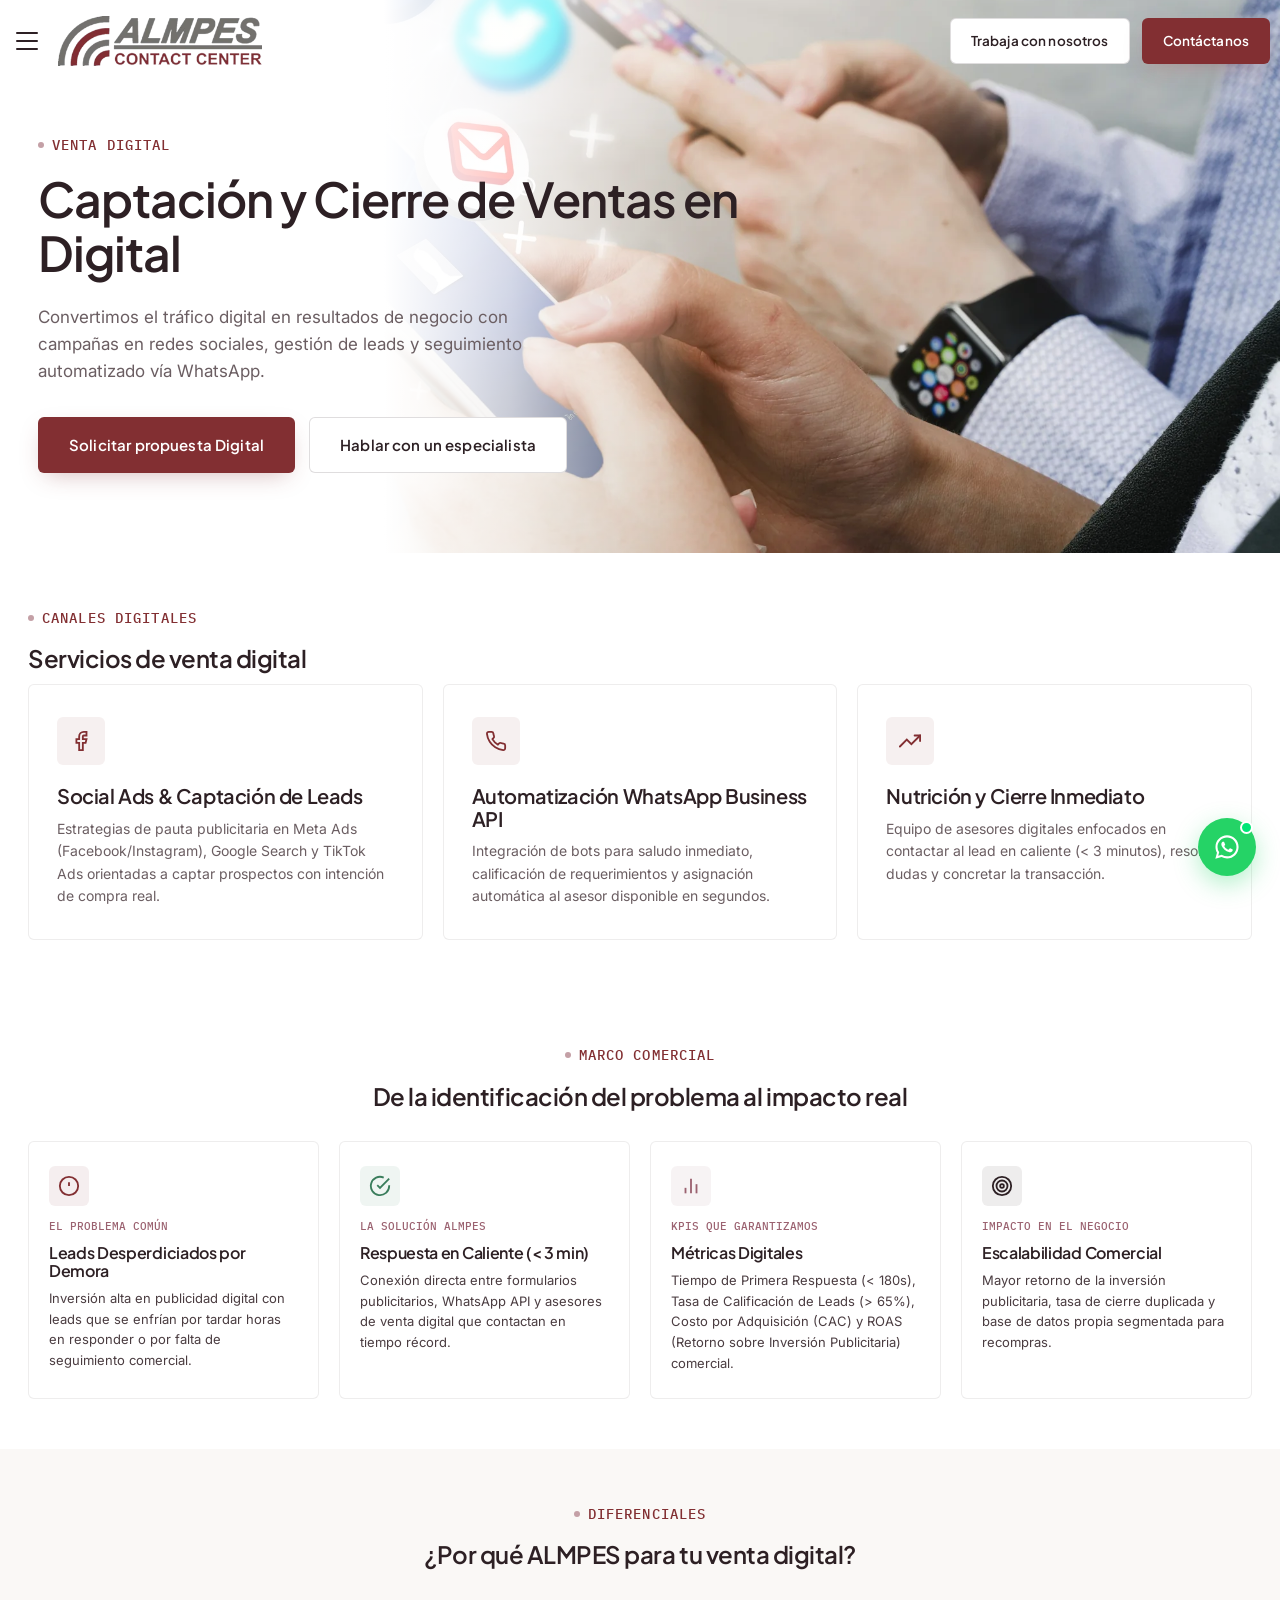
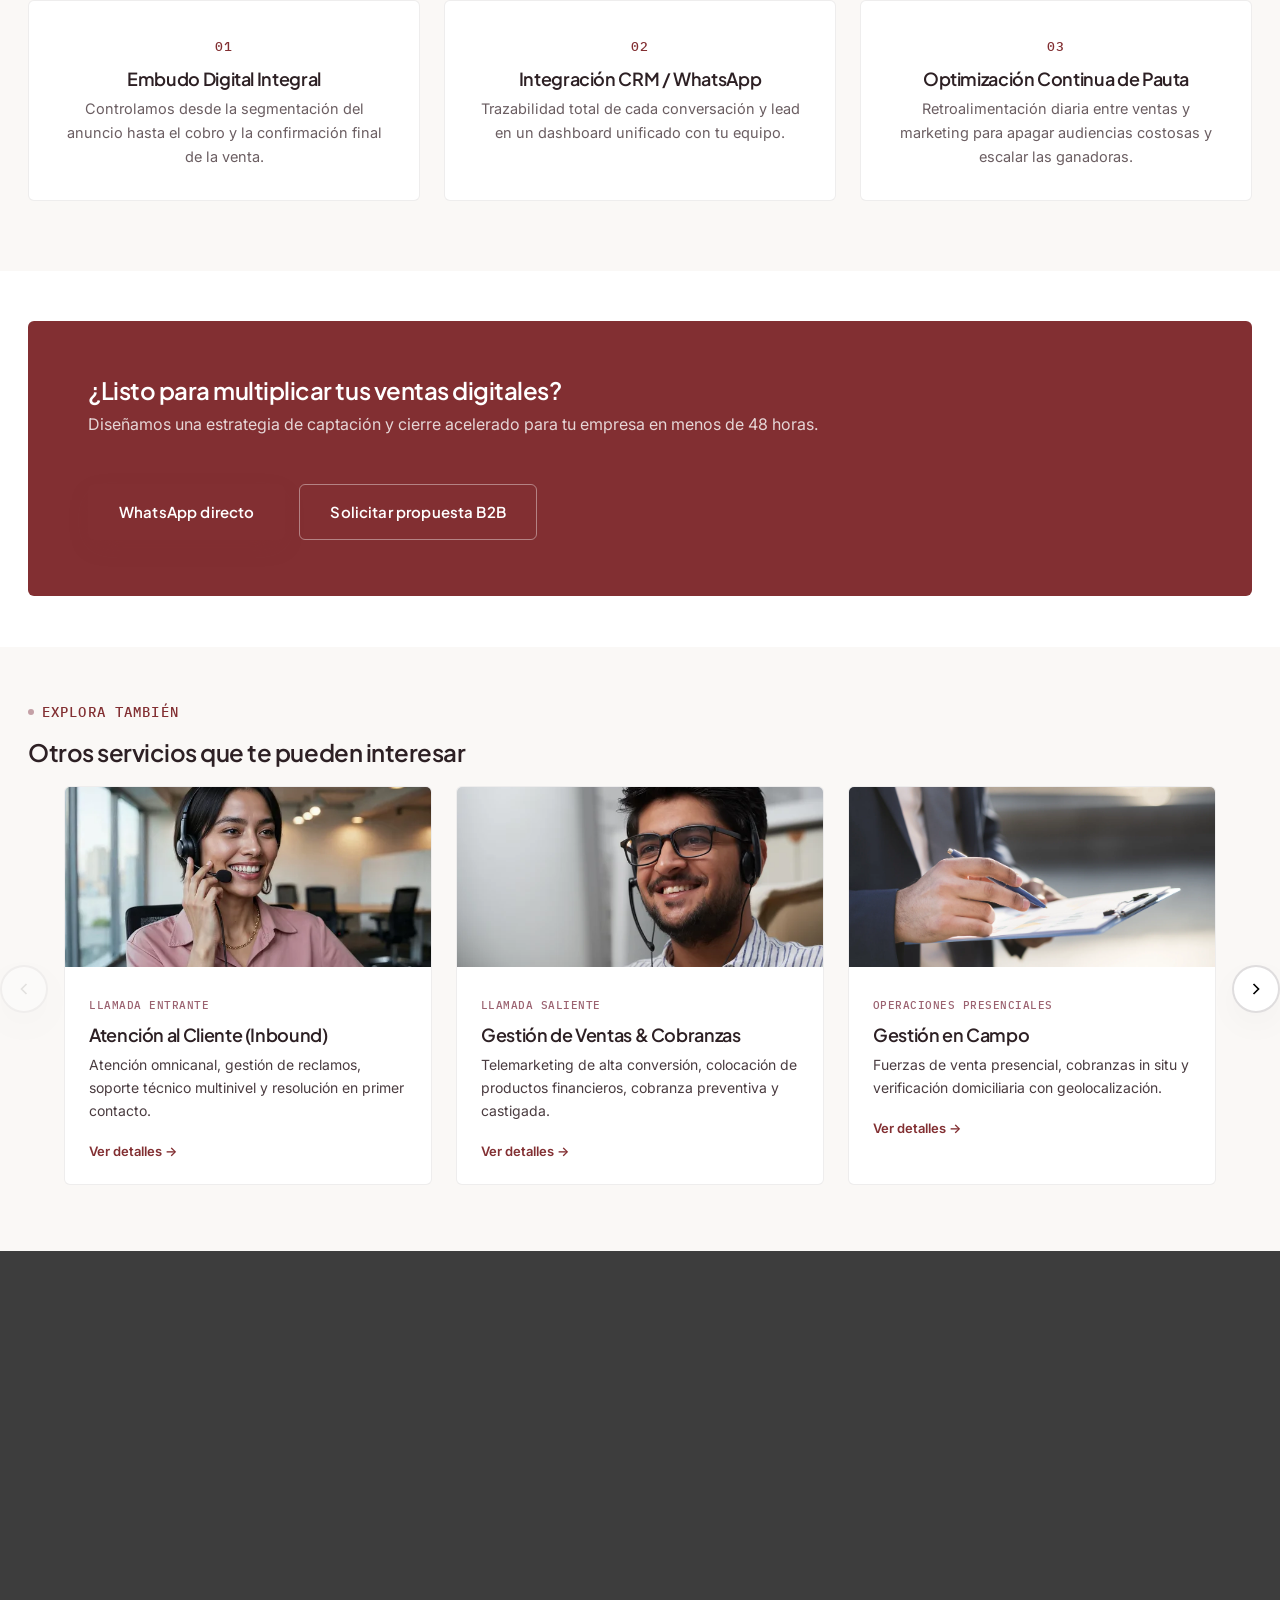
<file: venta-digital.html>
﻿<!DOCTYPE html>
<html lang="es">
<head>
<meta charset="UTF-8">
<meta name="viewport" content="width=device-width, initial-scale=1.0">
<title>Venta Digital & Redes Sociales — ALMPES Contact Center</title>
<meta name="description" content="Captación de leads en redes sociales, nutrición vía WhatsApp y cierre con ejecutivos de ventas. Campañas de Facebook e Instagram Ads.">
<link rel="icon" href="assets/favicon.ico">
<link rel="preload" href="assets/img/venta-digital-hero.webp" as="image" type="image/webp">
<link rel="stylesheet" href="css/styles.css?v=20260916">
<link rel="preconnect" href="https://fonts.googleapis.com">
<link rel="preconnect" href="https://fonts.gstatic.com" crossorigin>
<link href="https://fonts.googleapis.com/css2?family=Plus+Jakarta+Sans:ital,wght@0,400;0,500;0,600;0,700;1,400&family=Inter:wght@400;500;600;700&family=IBM+Plex+Mono:wght@400;500&display=swap" rel="stylesheet" media="print">
<noscript><link href="https://fonts.googleapis.com/css2?family=Plus+Jakarta+Sans:ital,wght@0,400;0,500;0,600;0,700;1,400&family=Inter:wght@400;500;600;700&family=IBM+Plex+Mono:wght@400;500&display=swap" rel="stylesheet"></noscript>
<meta property="og:type" content="website">
<meta property="og:site_name" content="ALMPES Contact Center">
<meta property="og:locale" content="es_PE">
<meta property="og:image" content="https://www.almpes.com/assets/og-social.webp">
<meta property="og:title" content="Venta Digital &amp; Redes Sociales — ALMPES Contact Center">
<meta property="og:description" content="Captación de leads en redes sociales, nutrición vía WhatsApp y cierre con ejecutivos de ventas. Campañas de Facebook e Instagram Ads.">
<meta property="og:url" content="https://www.almpes.com/venta-digital.html">
<meta property="og:image:width" content="1200">
<meta property="og:image:height" content="630">
<meta name="twitter:card" content="summary_large_image">
<link rel="canonical" href="https://www.almpes.com/venta-digital.html">
<script type="application/ld+json">
{
  "@context": "https://schema.org",
  "@type": "Organization",
  "name": "ALMPES Contact Center",
  "legalName": "ALMPES PERU INVESTMENTS S.A.C.",
  "url": "https://www.almpes.com",
  "logo": "https://www.almpes.com/assets/logo-almpes.webp",
  "description": "BPO y Contact Center en Lima, Perú. Servicios de atención al cliente, ventas, consultoría e infraestructura.",
  "address": {
    "@type": "PostalAddress",
    "streetAddress": "Calle Bolívar 472",
    "addressLocality": "Miraflores",
    "addressRegion": "Lima",
    "postalCode": "15074",
    "addressCountry": "PE"
  },
  "telephone": "+51-1-748-1008",
  "email": "contactos@almpes.com",
  "sameAs": [
    "https://www.linkedin.com/company/almpes-contact-center/",
    "https://www.instagram.com/almpesperu/",
    "https://www.tiktok.com/@almpescontactcenter"
  ]
}
</script>
</head>
<body>

<header class="site-header" data-od-id="site-header">
  <div class="container nav-wrap">
    <button class="nav-toggle" aria-label="Abrir menú" aria-expanded="false" aria-controls="nav-drawer"><span></span><span></span><span></span></button>
    <a href="index.html" class="brand">
      <img src="assets/logo-almpes.webp" alt="ALMPES Contact Center" width="346" height="85" loading="eager" decoding="async">
    </a>
    <div class="header-actions">
      <a href="trabaja.html" class="btn btn--ghost btn--sm">Trabaja con nosotros</a>
      <a href="contacto.html" class="btn btn--accent btn--sm">Contáctanos</a>
    </div>
  </div>
</header>

<div class="nav-drawer" id="nav-drawer" aria-hidden="true" inert>
  <div class="nav-drawer-head">
    <a href="index.html" class="brand">
      <img src="assets/logo-almpes-white.webp" alt="ALMPES Contact Center" width="346" height="85" loading="eager" decoding="async">
    </a>
    <button class="nav-close" aria-label="Cerrar menú">
      <svg aria-hidden="true" focusable="false" width="24" height="24" viewBox="0 0 24 24" fill="none" stroke="currentColor" stroke-width="2" stroke-linecap="round" stroke-linejoin="round"><line x1="18" y1="6" x2="6" y2="18"/><line x1="6" y1="6" x2="18" y2="18"/></svg>
    </button>
  </div>
  <nav class="nav-main" aria-label="Menú principal">
    <ul>
      <li><a href="index.html">Inicio</a></li>
      <li class="has-sub">
        <a href="#" role="button">¿Por qué ALMPES?<span class="sub-arrow"></span></a>
        <ul class="sub-menu">
          <li><a href="nosotros.html">Nosotros</a></li>
          <li><a href="politica-sistema-integrado-gestion.html">Política del Sistema Integrado de Gestión</a></li>
          <li><a href="politica-diversidad-inclusion.html">Política de Diversidad e Inclusión</a></li>
        </ul>
      </li>
      <li class="has-sub">
          <a href="#" role="button">Servicios<span class="sub-arrow"></span></a>
          <ul class="sub-menu">
            <li><a href="inbound.html">Atención al Cliente</a></li>
            <li><a href="outbound.html">Gestión de Ventas</a></li>
            <li><a href="venta-digital.html" class="active">Venta Digital &amp; Redes Sociales</a></li>
            <li><a href="campo.html">Gestión en Campo</a></li>
            <li><a href="consultoria.html">Asesoría Especializada</a></li>
            <li><a href="hosting.html">Infraestructura Dedicada</a></li>
            <li><a href="servicios.html">Ver todos los servicios</a></li>
          </ul>
        </li>
      <li><a href="preguntas-frecuentes.html">Preguntas Frecuentes</a></li>
    </ul>
  </nav>
  <div class="nav-drawer-foot">
    <a href="trabaja.html" class="btn btn--accent btn--full">Trabaja con nosotros</a>
    <a href="contacto.html" class="btn btn--ghost btn--full">Contáctanos</a>
    <div class="social-links">
      <a href="https://facebook.com/almpes/" target="_blank" rel="noopener" aria-label="Facebook">
        <svg aria-hidden="true" focusable="false" width="18" height="18" viewBox="0 0 24 24" fill="currentColor"><path d="M18 2h-3a5 5 0 0 0-5 5v3H7v4h3v8h4v-8h3l1-4h-4V7a1 1 0 0 1 1-1h3z"/></svg>
      </a>
      <a href="https://www.instagram.com/almpesperu/" target="_blank" rel="noopener" aria-label="Instagram">
        <svg aria-hidden="true" focusable="false" width="18" height="18" viewBox="0 0 24 24" fill="none" stroke="currentColor" stroke-width="2" stroke-linecap="round" stroke-linejoin="round"><rect x="2" y="2" width="20" height="20" rx="5"/><circle cx="12" cy="12" r="5"/><circle cx="17.5" cy="6.5" r="1.5"/></svg>
      </a>
      <a href="https://www.tiktok.com/@almpescontactcenter" target="_blank" rel="noopener" aria-label="TikTok">
        <svg aria-hidden="true" focusable="false" width="18" height="18" viewBox="0 0 24 24" fill="currentColor"><path d="M19.59 6.69a4.83 4.83 0 0 1-3.77-4.25V2h-3.45v13.67a2.89 2.89 0 0 1-2.88 2.5 2.89 2.89 0 0 1-2.89-2.89 2.89 2.89 0 0 1 2.89-2.89c.28 0 .54.04.79.1v-3.5a6.37 6.37 0 0 0-.79-.05A6.34 6.34 0 0 0 3.15 15a6.34 6.34 0 0 0 6.34 6.34 6.34 6.34 0 0 0 6.34-6.34V8.75a8.18 8.18 0 0 0 4.76 1.52V6.81a4.84 4.84 0 0 1-1-.12z"/></svg>
      </a>
      <a href="https://www.linkedin.com/company/almpes-contact-center/" target="_blank" rel="noopener" aria-label="LinkedIn">
        <svg aria-hidden="true" focusable="false" width="18" height="18" viewBox="0 0 24 24" fill="currentColor"><path d="M20.447 20.452h-3.554v-5.569c0-1.328-.027-3.037-1.852-3.037-1.853 0-2.136 1.445-2.136 2.939v5.667H9.351V9h3.414v1.561h.046c.477-.9 1.637-1.85 3.37-1.85 3.601 0 4.267 2.37 4.267 5.455v6.286zM5.337 7.433a2.062 2.062 0 0 1-2.063-2.065 2.064 2.064 0 1 1 2.063 2.065zm1.782 13.019H3.555V9h3.564v11.452zM22.225 0H1.771C.792 0 0 .774 0 1.729v20.542C0 23.227.792 24 1.771 24h20.451C23.2 24 24 23.227 24 22.271V1.729C24 .774 23.2 0 22.222 0h.003z"/></svg>
      </a>
    </div>
  </div>
</div>
<div class="nav-overlay"></div>

<main>

<section class="page-hero-sec" data-od-id="service-hero">
  <img src="assets/img/venta-digital-hero.webp" alt="" class="page-hero-sec-bg" width="2000" height="1549" aria-hidden="true" decoding="async" loading="eager" fetchpriority="high">
  <div class="page-hero-sec-overlay"></div>
  <div class="container">
      <span class="eyebrow reveal">Venta Digital</span>
      <h1 class="reveal reveal-delay-1 page-hero">Captación y Cierre de Ventas en Digital</h1>
      <p class="reveal reveal-delay-2 page-hero-lead">Convertimos el tráfico digital en resultados de negocio con campañas en redes sociales, gestión de leads y seguimiento automatizado vía WhatsApp.</p>
      <div class="hero-ctas reveal reveal-delay-3">
        <a href="contacto.html" class="btn btn--accent">Solicitar propuesta Digital</a>
        <a href="https://wa.me/51957250995?text=Hola%20ALMPES%2C%20quiero%20informaci%C3%B3n%20sobre%20Venta%20Digital." class="btn btn--ghost" target="_blank" rel="noopener">Hablar con un especialista</a>
      </div>
      </div>
</section>

<section class="section" data-od-id="digital-services">
  <div class="container">
    <div class="section-head">
      <span class="eyebrow reveal reveal-left">Canales digitales</span>
      <h2 class="reveal reveal-delay-1 reveal-left">Servicios de venta digital</h2>
    </div>

    <div class="services-grid services-grid--3">
      <div class="service-card reveal reveal-left">
        <div class="icon-wrap">
          <svg aria-hidden="true" focusable="false" viewBox="0 0 24 24" fill="none" stroke="currentColor" stroke-width="2" stroke-linecap="round"><path d="M18 2h-3a5 5 0 0 0-5 5v3H7v4h3v8h4v-8h3l1-4h-4V7a1 1 0 0 1 1-1h3z"/></svg>
        </div>
        <h3>Social Ads &amp; Captación de Leads</h3>
        <p>Estrategias de pauta publicitaria en Meta Ads (Facebook/Instagram), Google Search y TikTok Ads orientadas a captar prospectos con intención de compra real.</p>
      </div>

      <div class="service-card reveal reveal-delay-1">
        <div class="icon-wrap">
          <svg aria-hidden="true" focusable="false" viewBox="0 0 24 24" fill="none" stroke="currentColor" stroke-width="2" stroke-linecap="round"><path d="M22 16.92v3a2 2 0 0 1-2.18 2 19.79 19.79 0 0 1-8.63-3.07 19.5 19.5 0 0 1-6-6 19.79 19.79 0 0 1-3.07-8.67A2 2 0 0 1 4.11 2h3a2 2 0 0 1 2 1.72 12.84 12.84 0 0 0 .7 2.81 2 2 0 0 1-.45 2.11L8.09 9.91a16 16 0 0 0 6 6l1.27-1.27a2 2 0 0 1 2.11-.45 12.84 12.84 0 0 0 2.81.7A2 2 0 0 1 22 16.92z"/></svg>
        </div>
        <h3>Automatización WhatsApp Business API</h3>
        <p>Integración de bots para saludo inmediato, calificación de requerimientos y asignación automática al asesor disponible en segundos.</p>
      </div>

      <div class="service-card reveal reveal-delay-2 reveal-right">
        <div class="icon-wrap">
          <svg aria-hidden="true" focusable="false" viewBox="0 0 24 24" fill="none" stroke="currentColor" stroke-width="2" stroke-linecap="round"><polyline points="23 6 13.5 15.5 8.5 10.5 1 18"/><polyline points="17 6 23 6 23 12"/></svg>
        </div>
        <h3>Nutrición y Cierre Inmediato</h3>
        <p>Equipo de asesores digitales enfocados en contactar al lead en caliente (&lt; 3 minutos), resolver dudas y concretar la transacción.</p>
      </div>
    </div>
</section>

<section class="section" data-od-id="digital-framework">
  <div class="container">
    <div class="section-head center">
      <span class="eyebrow reveal reveal-left">Marco Comercial</span>
      <h2 class="reveal reveal-delay-1 reveal-left">De la identificación del problema al impacto real</h2>
    </div>
    <div class="svc-framework-grid reveal">
      <div class="svc-framework-card">
        <div class="svc-framework-icon svc-framework-icon--problem">
          <svg aria-hidden="true" focusable="false" width="22" height="22" viewBox="0 0 24 24" fill="none" stroke="currentColor" stroke-width="2"><circle cx="12" cy="12" r="10"/><line x1="12" y1="8" x2="12" y2="12"/><line x1="12" y1="16" x2="12.01" y2="16"/></svg>
        </div>
        <span class="svc-framework-tag">El Problema Común</span>
        <h3>Leads Desperdiciados por Demora</h3>
        <p>Inversión alta en publicidad digital con leads que se enfrían por tardar horas en responder o por falta de seguimiento comercial.</p>
      </div>
      <div class="svc-framework-card">
        <div class="svc-framework-icon svc-framework-icon--solution">
          <svg aria-hidden="true" focusable="false" width="22" height="22" viewBox="0 0 24 24" fill="none" stroke="currentColor" stroke-width="2"><path d="M22 11.08V12a10 10 0 1 1-5.93-9.14"/><polyline points="22 4 12 14.01 9 11.01"/></svg>
        </div>
        <span class="svc-framework-tag">La Solución ALMPES</span>
        <h3>Respuesta en Caliente (&lt; 3 min)</h3>
        <p>Conexión directa entre formularios publicitarios, WhatsApp API y asesores de venta digital que contactan en tiempo récord.</p>
      </div>
      <div class="svc-framework-card">
        <div class="svc-framework-icon svc-framework-icon--kpis">
          <svg aria-hidden="true" focusable="false" width="22" height="22" viewBox="0 0 24 24" fill="none" stroke="currentColor" stroke-width="2"><path d="M18 20V10"/><path d="M12 20V4"/><path d="M6 20v-6"/></svg>
        </div>
        <span class="svc-framework-tag">KPIs que Garantizamos</span>
        <h3>Métricas Digitales</h3>
        <p>Tiempo de Primera Respuesta (&lt; 180s), Tasa de Calificación de Leads (&gt; 65%), Costo por Adquisición (CAC) y ROAS (Retorno sobre Inversión Publicitaria) comercial.</p>
      </div>
      <div class="svc-framework-card">
        <div class="svc-framework-icon svc-framework-icon--impact">
          <svg aria-hidden="true" focusable="false" width="22" height="22" viewBox="0 0 24 24" fill="none" stroke="currentColor" stroke-width="2"><circle cx="12" cy="12" r="10"/><circle cx="12" cy="12" r="6"/><circle cx="12" cy="12" r="2"/></svg>
        </div>
        <span class="svc-framework-tag">Impacto en el Negocio</span>
        <h3>Escalabilidad Comercial</h3>
        <p>Mayor retorno de la inversión publicitaria, tasa de cierre duplicada y base de datos propia segmentada para recompras.</p>
      </div>
    </div>
  </div>
</section>

<section class="section section--alt" data-od-id="digital-features">
  <div class="container">
    <div class="section-head center">
      <span class="eyebrow reveal reveal-left">Diferenciales</span>
      <h2 class="reveal reveal-delay-1 reveal-left">¿Por qué ALMPES para tu venta digital?</h2>
    </div>
    <div class="why-grid">
      <div class="why-item reveal reveal-left">
        <span class="num">01</span>
        <h3>Embudo Digital Integral</h3>
        <p>Controlamos desde la segmentación del anuncio hasta el cobro y la confirmación final de la venta.</p>
      </div>
      <div class="why-item reveal reveal-delay-1">
        <span class="num">02</span>
        <h3>Integración CRM / WhatsApp</h3>
        <p>Trazabilidad total de cada conversación y lead en un dashboard unificado con tu equipo.</p>
      </div>
      <div class="why-item reveal reveal-delay-2 reveal-right">
        <span class="num">03</span>
        <h3>Optimización Continua de Pauta</h3>
        <p>Retroalimentación diaria entre ventas y marketing para apagar audiencias costosas y escalar las ganadoras.</p>
      </div>
    </div>
  </div>
</section>

<section class="section" data-od-id="digital-cta">
  <div class="container">
    <div class="cta-band reveal">
      <div>
        <h2>¿Listo para multiplicar tus ventas digitales?</h2>
        <p>Diseñamos una estrategia de captación y cierre acelerado para tu empresa en menos de 48 horas.</p>
      </div>
      <div class="cta-actions">
        <a href="https://wa.me/51957250995?text=Hola%20ALMPES%2C%20quisiera%20cotizar%20servicios%20de%20Venta%20Digital%20y%20WhatsApp." class="btn btn--accent" target="_blank" rel="noopener">WhatsApp directo</a>
        <a href="contacto.html" class="btn btn--ghost">Solicitar propuesta B2B</a>
      </div>
    </div>
  </div>
</section>

<section class="section section--alt" data-od-id="other-services">
  <div class="container">
    <div class="section-head">
      <span class="eyebrow reveal">Explora también</span>
      <h2 class="reveal reveal-delay-1">Otros servicios que te pueden interesar</h2>
    </div>
    <div class="svc-carousel">
      <button class="svc-carousel-btn svc-carousel-prev" aria-label="Anterior" disabled>
        <svg width="20" height="20" viewBox="0 0 24 24" fill="none" stroke="currentColor" stroke-width="2"><polyline points="15 18 9 12 15 6"/></svg>
      </button>
      <div class="svc-carousel-track">
        <a href="inbound.html" class="svc-other-card">
          <div class="svc-other-img"><img src="assets/img/svc-atencion-v2.webp" alt="Atención al cliente inbound" width="400" height="220" loading="lazy" decoding="async"></div>
          <div class="svc-other-body">
            <span class="svc-other-tag">Llamada Entrante</span>
            <h3>Atención al Cliente (Inbound)</h3>
            <p>Atención omnicanal, gestión de reclamos, soporte técnico multinivel y resolución en primer contacto.</p>
            <span class="svc-other-link">Ver detalles →</span>
          </div>
        </a>
        <a href="outbound.html" class="svc-other-card">
          <div class="svc-other-img"><img src="assets/img/svc-ventas-v2.webp" alt="Ventas y cobranza outbound" width="400" height="220" loading="lazy" decoding="async"></div>
          <div class="svc-other-body">
            <span class="svc-other-tag">Llamada Saliente</span>
            <h3>Gestión de Ventas &amp; Cobranzas</h3>
            <p>Telemarketing de alta conversión, colocación de productos financieros, cobranza preventiva y castigada.</p>
            <span class="svc-other-link">Ver detalles →</span>
          </div>
        </a>
        <a href="campo.html" class="svc-other-card">
          <div class="svc-other-img"><img src="assets/img/campo-hero.webp" alt="Gestión en campo" width="400" height="220" loading="lazy" decoding="async"></div>
          <div class="svc-other-body">
            <span class="svc-other-tag">Operaciones Presenciales</span>
            <h3>Gestión en Campo</h3>
            <p>Fuerzas de venta presencial, cobranzas in situ y verificación domiciliaria con geolocalización.</p>
            <span class="svc-other-link">Ver detalles →</span>
          </div>
        </a>
        <a href="consultoria.html" class="svc-other-card">
          <div class="svc-other-img"><img src="assets/img/svc-consultoria-v2.webp" alt="Asesoría especializada" width="400" height="220" loading="lazy" decoding="async"></div>
          <div class="svc-other-body">
            <span class="svc-other-tag">Estrategia Operacional</span>
            <h3>Asesoría Especializada</h3>
            <p>Dimensionamiento Erlang, auditorías ISO 9001 y consultoría en ciberseguridad ISO 27001.</p>
            <span class="svc-other-link">Ver detalles →</span>
          </div>
        </a>
        <a href="hosting.html" class="svc-other-card">
          <div class="svc-other-img"><img src="assets/img/svc-infra-v2.webp" alt="Infraestructura dedicada" width="400" height="220" loading="lazy" decoding="async"></div>
          <div class="svc-other-body">
            <span class="svc-other-tag">Infraestructura TI</span>
            <h3>Infraestructura Dedicada</h3>
            <p>Servidores dedicados, telefonía VoIP, redes VPN blindadas y soporte técnico 24/7.</p>
            <span class="svc-other-link">Ver detalles →</span>
          </div>
        </a>
      </div>
      <button class="svc-carousel-btn svc-carousel-next" aria-label="Siguiente">
        <svg width="20" height="20" viewBox="0 0 24 24" fill="none" stroke="currentColor" stroke-width="2"><polyline points="9 18 15 12 9 6"/></svg>
      </button>
    </div>
  </div>
</section>

</main>

<footer class="site-footer reveal" data-od-id="footer">
  <div class="container">
    <div class="footer-grid">
      <div class="footer-brand">
        <img src="assets/logo-almpes.webp" alt="ALMPES Contact Center" width="346" height="85" loading="lazy" decoding="async">
        <p>Empresa especializada en soluciones BPO, Contact Center, ventas omnicanal y tecnología para empresas líderes en Perú.</p>
        <div class="social-links">
          <a href="https://facebook.com/almpes/" target="_blank" rel="noopener" aria-label="Facebook">
            <svg aria-hidden="true" focusable="false" width="18" height="18" viewBox="0 0 24 24" fill="currentColor"><path d="M18 2h-3a5 5 0 0 0-5 5v3H7v4h3v8h4v-8h3l1-4h-4V7a1 1 0 0 1 1-1h3z"/></svg>
          </a>
          <a href="https://www.instagram.com/almpesperu/" target="_blank" rel="noopener" aria-label="Instagram">
            <svg aria-hidden="true" focusable="false" width="18" height="18" viewBox="0 0 24 24" fill="none" stroke="currentColor" stroke-width="2" stroke-linecap="round" stroke-linejoin="round"><rect x="2" y="2" width="20" height="20" rx="5"/><circle cx="12" cy="12" r="5"/><circle cx="17.5" cy="6.5" r="1.5"/></svg>
          </a>
          <a href="https://www.tiktok.com/@almpescontactcenter" target="_blank" rel="noopener" aria-label="TikTok">
            <svg aria-hidden="true" focusable="false" width="18" height="18" viewBox="0 0 24 24" fill="currentColor"><path d="M19.59 6.69a4.83 4.83 0 0 1-3.77-4.25V2h-3.45v13.67a2.89 2.89 0 0 1-2.88 2.5 2.89 2.89 0 0 1-2.89-2.89 2.89 2.89 0 0 1 2.89-2.89c.28 0 .54.04.79.1v-3.5a6.37 6.37 0 0 0-.79-.05A6.34 6.34 0 0 0 3.15 15a6.34 6.34 0 0 0 6.34 6.34 6.34 6.34 0 0 0 6.34-6.34V8.75a8.18 8.18 0 0 0 4.76 1.52V6.81a4.84 4.84 0 0 1-1-.12z"/></svg>
          </a>
          <a href="https://www.linkedin.com/company/almpes-contact-center/" target="_blank" rel="noopener" aria-label="LinkedIn">
            <svg aria-hidden="true" focusable="false" width="18" height="18" viewBox="0 0 24 24" fill="currentColor"><path d="M20.447 20.452h-3.554v-5.569c0-1.328-.027-3.037-1.852-3.037-1.853 0-2.136 1.445-2.136 2.939v5.667H9.351V9h3.414v1.561h.046c.477-.9 1.637-1.85 3.37-1.85 3.601 0 4.267 2.37 4.267 5.455v6.286zM5.337 7.433a2.062 2.062 0 0 1-2.063-2.065 2.064 2.064 0 1 1 2.063 2.065zm1.782 13.019H3.555V9h3.564v11.452zM22.225 0H1.771C.792 0 0 .774 0 1.729v20.542C0 23.227.792 24 1.771 24h20.451C23.2 24 24 23.227 24 22.271V1.729C24 .774 23.2 0 22.222 0h.003z"/></svg>
          </a>
        </div>
      </div>
      <div>
        <h3>Enlaces</h3>
        <ul>
          <li><a href="index.html">Inicio</a></li>
          <li><a href="nosotros.html">Nosotros</a></li>
          <li><a href="servicios.html">Servicios</a></li>
          <li><a href="preguntas-frecuentes.html">Preguntas Frecuentes</a></li>
          <li><a href="trabaja.html">Trabaja con nosotros</a></li>
          <li><a href="contacto.html">Contáctanos</a></li>
          <li><a href="politica-privacidad.html">Política de Privacidad</a></li>
        </ul>
      </div>
      <div>
        <h3>Contacto</h3>
        <ul>
          <li><a href="tel:+5117481008">(01) 748-1008</a></li>
          <li><a href="tel:+51957250995">957 250 995</a></li>
          <li><a href="mailto:contactos@almpes.com">contactos@almpes.com</a></li>
          <li><a href="mailto:reclutamiento@almpes.com">reclutamiento@almpes.com</a></li>
        </ul>
      </div>
    </div>
    <div class="footer-bottom">
      <span>© <span id="year"></span> ALMPES Contact Center. Todos los derechos reservados.</span>
      <span>Servicios BPO · Call Center en Miraflores, Lima, Perú</span>
    </div>
  </div>
</footer>

<a href="https://wa.me/51957250995?text=Hola%20ALMPES%2C%20quisiera%20recibir%20informaci%C3%B3n%20sobre%20sus%20servicios%20BPO." class="wa-float" target="_blank" rel="noopener" aria-label="Escríbenos directamente por WhatsApp">
  <span class="wa-online-dot" title="En línea"></span>
  <svg aria-hidden="true" focusable="false" width="28" height="28" viewBox="0 0 24 24" fill="white"><path d="M12.04 2C6.58 2 2.13 6.45 2.13 11.91c0 1.79.47 3.47 1.29 4.93L2 22l5.29-1.39a9.9 9.9 0 0 0 4.75 1.21h.01c5.46 0 9.9-4.45 9.9-9.91C21.96 6.45 17.5 2 12.04 2Zm0 18.02h-.01a8.1 8.1 0 0 1-4.13-1.13l-.3-.18-3.14.82.84-3.06-.19-.31a8.11 8.11 0 0 1-1.24-4.25c0-4.48 3.65-8.12 8.14-8.12 4.48 0 8.12 3.64 8.12 8.12 0 4.48-3.65 8.11-8.09 8.11Zm4.47-6.08c-.24-.12-1.44-.71-1.66-.79-.22-.08-.39-.12-.55.12-.16.24-.63.79-.78.95-.14.16-.28.18-.53.06-.24-.12-1.02-.38-1.95-1.21-.72-.64-1.21-1.44-1.35-1.68-.14-.24-.01-.37.11-.49.11-.11.24-.28.36-.42.12-.14.16-.24.24-.4.08-.16.04-.3-.02-.42-.06-.12-.55-1.33-.76-1.82-.2-.48-.4-.42-.55-.42-.14 0-.3-.01-.46-.01-.16 0-.42.06-.64.3-.22.24-.84.82-.84 2s.86 2.32.98 2.48c.12.16 1.7 2.6 4.12 3.64.58.25 1.03.4 1.38.51.58.18 1.11.16 1.53.1.47-.07 1.44-.59 1.64-1.15.2-.57.2-1.05.14-1.15-.06-.1-.22-.16-.46-.28Z"/></svg>
</a>

<script src="js/main.js?v=20260916"></script>
</body>
</html>
</file>
<file: css/styles.css>
/* =========================================================
   ALMPES CONTACT CENTER — Corporativo-clean
   Colores extraídos del logo: Burdeos #822F32 + Rosa #9B6270
   Fondo blanco
   ========================================================= */

/* ── Tokens ── */
:root{
  --bg:         #FFFFFF;
  --bg-warm:    #FAF8F6;
  --surface:    #F5F2EF;
  --surface-hi: #EDEAE6;
  --fg:         #2D2024;
  --fg-sub:     #4A3C40;
  --muted:      #6B5E62;
  --muted-lt:   #8E8084;
  --border:     rgba(45,32,36,0.08);
  --border-hi:  rgba(45,32,36,0.15);
  --accent:     #822F32;
  --accent-dk:  #6A2528;
  --accent-lt:  #9B6270;
  --rose:       #9B6270;
  --rose-lt:    #C4A0A6;
  --gray:       #737373;
  --white:      #FFFFFF;
  --ink:        #2D2024;
  --ink-soft:   #5A4D51;
  --success:    #3A7D5C;
  --danger:     #822F32;

  --font-display: 'Plus Jakarta Sans', system-ui, sans-serif;
  --font-body:    'Inter', system-ui, sans-serif;
  --font-mono:    'IBM Plex Mono', monospace;

  --radius:    6px;
  --radius-sm: 6px;
  --radius-xs: 6px;
  --container: 1320px;
  --shadow-sm: 0 2px 8px rgba(45,32,36,0.06);
  --shadow:    0 12px 40px -12px rgba(45,32,36,0.12);
  --shadow-lg: 0 24px 64px -16px rgba(45,32,36,0.16);

  --ease: cubic-bezier(0.22, 1, 0.36, 1);
}

/* ── Scrollbar personalizada ── */
*{ scrollbar-width:thin; scrollbar-color:rgba(130,47,50,0.45) transparent; }
::-webkit-scrollbar{ width:10px; height:10px; }
::-webkit-scrollbar-track{ background:transparent; }
::-webkit-scrollbar-thumb{
  background:rgba(130,47,50,0.4);
  border:2px solid transparent; border-radius:8px;
  background-clip:padding-box;
}
::-webkit-scrollbar-thumb:hover{ background:rgba(130,47,50,0.7); background-clip:padding-box; }

.nav-drawer{ scrollbar-width:thin; scrollbar-color:rgba(255,255,255,0.5) transparent; }
.nav-drawer::-webkit-scrollbar{ width:8px; }
.nav-drawer::-webkit-scrollbar-track{ background:transparent; }
.nav-drawer::-webkit-scrollbar-thumb{
  background:rgba(255,255,255,0.35);
  border:2px solid transparent; border-radius:8px;
  background-clip:padding-box;
}
.nav-drawer::-webkit-scrollbar-thumb:hover{ background:rgba(255,255,255,0.6); background-clip:padding-box; }

/* ── Reset ── */
*,*::before,*::after{ box-sizing:border-box; }
html{ scroll-behavior:smooth; -webkit-text-size-adjust:100%; }
body{
  margin:0;
  background: var(--bg);
  color: var(--fg);
  font-family: var(--font-body);
  font-size: 16px;
  line-height: 1.6;
  -webkit-font-smoothing: antialiased;
  -moz-osx-font-smoothing: grayscale;
  overflow-x: hidden;
  padding-top:74px;
}
@media (min-width:1025px){
  body{ padding-top:82px; }
}
img{ max-width:100%; display:block; }
a{ color:inherit; text-decoration:none; }
ul{ margin:0; padding:0; list-style:none; }
button{ font:inherit; cursor:pointer; }
input,textarea,select{ font:inherit; }
:focus-visible{ outline:2px solid var(--accent); outline-offset:2px; }

h1,h2,h3,h4{
  font-family: var(--font-display);
  color: var(--fg);
  margin: 0 0 0.5em;
  line-height: 1.12;
  font-weight: 600;
  letter-spacing: -0.02em;
}
p{ margin: 0 0 1em; color: var(--muted); }

/* ── Container ── */
.container{
  width:100%; max-width:var(--container);
  margin:0 auto; padding:0 28px;
}

/* ── Eyebrow ── */
.eyebrow{
  display:inline-flex; align-items:center; gap:8px;
  font-family:var(--font-mono); font-size:14px; font-weight:500;
  letter-spacing:0.08em; text-transform:uppercase;
  color:var(--accent); margin-bottom:16px;
}
.eyebrow::before{
  content:""; width:6px; height:6px; border-radius:50%;
  background:var(--rose-lt);
}

/* ── Section ── */
.section{ padding:50px 0; position:relative;}
.section--tight{ padding:72px 0; }
.section--alt{ background:var(--bg-warm); }
.section--dark{ background:var(--accent); color:var(--white); }
.section--dark h2,.section--dark h3,.section--dark h4{ color:var(--white); }
.section--dark p{ color:rgba(255,255,255,0.8); }
.section--dark .eyebrow{ color:var(--rose-lt); }
.section--dark .eyebrow::before{ background:var(--rose-lt); }

.section-head{ max-width:780px; }
.section-head.center{ margin-left:auto; margin-right:auto; text-align:center;     margin-bottom: 2rem;}
.section-head.center p{ margin-left:auto; margin-right:auto; }

/* ── Buttons ── */
.btn{
  display:inline-flex; align-items:center; gap:10px;
  font-family:var(--font-display); font-weight:600; font-size:15px;
  padding:15px 30px; border-radius:6px;
  border:1.5px solid transparent; cursor:pointer;
  transition: all .3s var(--ease);
  letter-spacing: 0.01em;
}
.btn--accent{
  background:var(--accent); color:var(--white);
  box-shadow: 0 8px 24px -8px rgba(130,47,50,0.35);
}
.btn--accent:hover{
  background:var(--accent-dk); transform:translateY(-2px);
  box-shadow: 0 12px 32px -8px rgba(130,47,50,0.45);
}
.btn--ghost{
  border-color:var(--border-hi); color:var(--fg);
  background:transparent;
}
.btn--ghost:hover{
  border-color:var(--accent); color:var(--accent); background:rgba(130,47,50,0.03);
}
.btn--navy{ background:var(--fg); color:var(--white); }
.btn--navy:hover{ background:var(--ink-soft); transform:translateY(-2px); }
.btn--sm{ padding:11px 20px; font-size:13.5px; }
.btn--full{ width:100%; justify-content:center; }

/* ── Header ── */
.site-header{
  position:fixed; top:0; left:0; right:0; z-index:100;
  /*background:linear-gradient(to right, rgba(255,255,255,0.97) 0%, rgba(255,255,255,0.9) 42%, rgba(255,255,255,0.45) 72%, transparent 100%);*/
  border-bottom:1px solid transparent;
  transition:background .3s var(--ease), border-color .3s var(--ease), box-shadow .3s var(--ease);
}
.site-header.scrolled{
  background:rgba(255,255,255,0.92);
  backdrop-filter:blur(16px) saturate(1.4);
  -webkit-backdrop-filter:blur(16px) saturate(1.4);
  border-bottom:1px solid var(--border);
  box-shadow:0 1px 12px rgba(0,0,0,0.04);
}
.nav-wrap{
  display:flex; align-items:center; gap:14px;
  padding:16px 10px;
}
.brand{ display:flex; align-items:center; gap:12px; }
.brand img{ height:40px; width:auto; }
@media (min-width:1025px){
  .brand img{ height:50px; }
}

.nav-main{ display:flex; flex-direction:column; align-items:stretch; }
.nav-main > ul{ display:flex; flex-direction:column; align-items:stretch; gap:26px; width:100%; }
.nav-main a{
  font-family:var(--font-display); font-weight:500; font-size:21px;
  color:var(--muted); position:relative; padding:18px 4px; width:100%;
  letter-spacing:0.01em; line-height:1.4;
  transition: color .25s ease;
}
.nav-main a:hover,.nav-main a.active{ color:var(--accent); }
.nav-main a::after{
  content:""; position:absolute; left:4px; bottom:10px; height:2px; width:0;
  background:var(--accent); transition:width .3s var(--ease);
  border-radius:1px;
}
.nav-main a:hover::after,.nav-main a.active::after{ width:calc(100% - 8px); }

.has-sub{ position:relative; }
.has-sub > a{ position:relative; padding-right:28px; cursor: pointer;}
.has-sub > a .sub-arrow{
  position:absolute; right:0; top:50%; transform:translateY(-50%);
  width:16px; height:16px; flex-shrink:0;
}
.sub-arrow::after{
  content:""; position:absolute; top:50%; left:50%;
  width:8px; height:8px;
  border-right:2px solid currentColor; border-bottom:2px solid currentColor;
  transform:translate(-50%,-70%) rotate(-45deg);
  transition:transform .3s var(--ease);
}
.has-sub.open > a .sub-arrow::after{ transform:translate(-50%,-30%) rotate(45deg); }

.sub-menu{
  display:flex; flex-direction:column; gap:12px; list-style:none;
  margin:0 0 0 10px; padding:0 0 0 20px; overflow:hidden;
  max-height:0; opacity:0; visibility:hidden;
  border-left:1px solid var(--border);
  transition:max-height .45s var(--ease), opacity .35s var(--ease),
             margin .45s var(--ease), padding .45s var(--ease), visibility .45s;
}
.has-sub.open .sub-menu{
  max-height:600px; opacity:1; visibility:visible;
  margin:10px 0 16px 10px; padding:4px 0 6px 20px;
}
.sub-menu li a{ padding:16px 4px; font-size:18px; }
.sub-menu li a::after{ display:none; }

.header-actions{ display:flex; align-items:center; gap:12px; margin-left:auto; }
.header-actions .btn--ghost{ background:#fff; color:var(--fg); border-color:var(--border-hi); }
.header-actions .btn--ghost:hover{ background:var(--accent); color:#fff; border-color:var(--accent); }
.call-status{
  display:flex; align-items:center; gap:8px;
  font-family:var(--font-mono); font-size:11.5px; color:var(--muted-lt);
  letter-spacing:0.02em;
}
.dot-live{
  width:7px; height:7px; border-radius:50%; background:var(--success);
  box-shadow:0 0 0 3px rgba(58,125,92,0.15);
  animation:pulse 2.5s infinite;
}
@keyframes pulse{
  0%{ box-shadow:0 0 0 0 rgba(58,125,92,0.3); }
  70%{ box-shadow:0 0 0 8px rgba(58,125,92,0); }
  100%{ box-shadow:0 0 0 0 rgba(58,125,92,0); }
}

.nav-toggle{
  display:flex; flex-direction:column; align-items:center; justify-content:center;
  background:none; border:0; padding:6px; cursor:pointer;
}
.nav-toggle span{
  display:block; width:22px; height:2px; background:var(--fg);
  margin:3px 0; transition:.3s var(--ease); border-radius:1px;
}

/* ── Drawer (sidebar estilo Atento) ── */
.nav-drawer{
  position:fixed; top:0; left:0; bottom:0; z-index:120;
  width:min(500px,92vw);
  background:linear-gradient(180deg, #5A1C1F 0%, #7A2A2D 40%, #822F32 100%);
  box-shadow:var(--shadow-lg);
  transform:translateX(-100%);
  visibility:hidden;
  transition:transform .4s var(--ease), visibility 0s linear .4s;
  display:flex; flex-direction:column;
  overflow-y:auto; -webkit-overflow-scrolling:touch;
}
.nav-drawer.open{
  transform:translateX(0);
  visibility:visible;
  transition:transform .4s var(--ease), visibility 0s;
}
.nav-drawer-head{
  display:flex; align-items:center; justify-content:center;
  padding:20px 24px; position:relative;
}
.nav-close{
  position:absolute; top:16px; right:16px;
  background:none; border:none; color:rgba(255,255,255,0.8);
  padding:6px; border-radius:var(--radius-sm);
  transition:color .2s, background .2s;
  display:none;
}
.nav-close:hover{ color:#fff; background:rgba(255,255,255,0.12); }
@media (max-width:1024px){
  .nav-close{ display:flex; align-items:center; justify-content:center; }
}
.nav-drawer .nav-main{ padding:28px 24px; flex:1; }
.nav-drawer .nav-main a{ color:rgba(255,255,255,0.94); }
.nav-drawer .nav-main a:hover,
.nav-drawer .nav-main a.active{ color:#fff; }
.nav-drawer .nav-main a::after{ background:rgba(255,255,255,0.7); }
.nav-drawer .has-sub > a .sub-arrow{ color:rgba(255,255,255,0.82); }
.nav-drawer .has-sub.open > a .sub-arrow{ color:#fff; }
.nav-drawer .sub-menu{ border-left-color:rgba(255,255,255,0.28); }
.nav-drawer .sub-menu li a{ color:rgba(255,255,255,0.88); }
.nav-drawer .sub-menu li a:hover{ color:#fff; }
.nav-drawer-foot{
  display:flex; flex-direction:column; gap:12px;
  padding:22px 24px 30px; border-top:1px solid rgba(255,255,255,0.16);
}
.nav-drawer-foot .btn--accent{ background:#fff; color:var(--accent); }
.nav-drawer-foot .btn--accent:hover{ background:var(--accent); color:#fff; border-color:#fff; }
.nav-drawer-foot .btn--ghost{ border-color:rgba(255,255,255,0.6); color:#fff; }
.nav-drawer-foot .btn--ghost:hover{ border-color:#fff; color:#fff; background:rgba(255,255,255,0.12); }
.nav-drawer-foot .social-links{ justify-content:center; margin-top:6px; gap:14px; }
.nav-overlay{
  position:fixed; inset:0; z-index:110;
  background:rgba(0,0,0,0.5);
  opacity:0; visibility:hidden;
  transition:opacity .35s var(--ease), visibility .35s;
}
.nav-overlay.open{ opacity:1; visibility:visible; }
body.nav-locked{ overflow:hidden; }

/* ── Hero ── */
.hero{
  padding:118px 10px 80px; position:relative; overflow:hidden; min-height:520px;
  display:flex; align-items:center;
  margin-top:-74px;
  margin-left:calc(-50vw + 50%);
  margin-right:calc(-50vw + 50%);
  width:100vw;
}
.hero-bg{
  position:absolute; inset:0; z-index:0;
  overflow:hidden;
}
.hero-video{
  width:100%; height:100%; object-fit:cover;
  position:absolute; top:0; left:0;
}
.hero-bg-overlay{
  position:absolute; inset:0;
  background:linear-gradient(135deg, rgba(45,32,36,0.7) 0%, rgba(130,47,50,0.4) 100%);
  display:none; flex-direction:column; align-items:center; justify-content:center;
  z-index:1;
}

/* ── Hero video overlay ── */
.hero-bg-sub, .hero-bg-title{ color:var(--white); text-align:center; }
.hero-bg-sub{ font-family:var(--font-mono); font-size:12px; letter-spacing:.12em; text-transform:uppercase; margin-bottom:8px; }
.hero-bg-title{ font-family:var(--font-display); font-size:clamp(18px,3vw,28px); font-weight:700; }
.hero::before{
  content:""; position:absolute; inset:0; z-index:1;
  background: linear-gradient(to right, #FFFFFF 0%, #FFFFFF 30%, rgba(255,255,255,0.7) 38%, transparent 50%);
  pointer-events:none;
}
.hero::after{
  content:""; position:absolute; inset:0; z-index:1;
  background: linear-gradient(to bottom, rgba(255,255,255,0.5) 0%, transparent 25%, transparent 75%, rgba(255,255,255,0.7) 100%);
  pointer-events:none;
}
.hero .container{
  margin:0;
  padding-left:calc((100vw - var(--container)) / 2 + 28px);
  padding-right:28px;
  max-width:none;
}
.hero .hero-grid{
  position:relative; z-index:2; max-width:50%; margin-right:auto;
}
.hero-text-stack{
  display:flex;
  flex-direction:column;
  transition:opacity .3s ease;
}
.hero-text-slide{
  animation:hero-text-slide-in 0.9s var(--ease) .1s both;
}
@keyframes hero-text-slide-in{
  from{ opacity:0; transform:translateX(-40px); }
  to  { opacity:1; transform:translateX(0); }
}

.hero .hero-grid > div .hero-text-slide > .eyebrow{
  animation:hero-eyebrow-in .65s var(--ease) .2s both;
}
.hero .hero-grid > div .hero-text-slide > h1{
  animation:hero-title-in .85s var(--ease) .3s both;
}
.hero .hero-grid > div .hero-text-slide > .hero-lead{
  animation:hero-lead-in .7s var(--ease) .45s both;
}
.hero .hero-grid > div > .hero-ctas{
  animation:hero-ctas-in .65s var(--ease) .75s both;
}
.hero .hero-grid > div > .hero-badges-wrap{
  animation:hero-badges-in .8s var(--ease) 1s both;
}
.hero .hero-grid > div > .hero-stats-row{
  animation:hero-stats-in .7s var(--ease) 1.2s both;
}
@keyframes hero-eyebrow-in{
  from{ opacity:0; transform:translateX(-40px); }
  to  { opacity:1; transform:translateX(0); }
}
@keyframes hero-title-in{
  from{ opacity:0; transform:translateX(-45px); }
  to  { opacity:1; transform:translateX(0); }
}
@keyframes hero-lead-in{
  from{ opacity:0; transform:translateX(-35px); }
  to  { opacity:1; transform:translateX(0); }
}
@keyframes hero-ctas-in{
  from{ opacity:0; transform:translateY(25px); }
  to  { opacity:1; transform:translateY(0); }
}
@keyframes hero-badges-in{
  from{ opacity:0; transform:translateX(40px); }
  to  { opacity:1; transform:translateX(0); }
}
@keyframes hero-stats-in{
  from{ opacity:0; transform:translateY(20px); }
  to  { opacity:1; transform:translateY(0); }
}
.hero h1,
.hero h2{
  font-size:clamp(2.6rem, 4.5vw, 3.8rem);
  line-height:1.08; letter-spacing:-0.03em;
}
.hero h1 em,
.hero h2 em{
  font-style:normal; color:var(--accent);
  text-decoration:underline; text-decoration-color:rgba(130,47,50,0.25);
  text-underline-offset:6px; text-decoration-thickness:3px;
}
.hero-lead{ font-size:17px; color:var(--muted); max-width:48ch; line-height:1.7; }

/* ── Hero rotating text (Atento-style slide) ── */
.hero-rotate{
  display:inline-block;
  position:relative;
  vertical-align:bottom;
  overflow:hidden;
  height:1.15em;
  min-width:16ch;
  text-align:left;
}
.hero-rotate-word{
  display:block;
  position:absolute;
  top:6px; left:0;
  width:100%;
  color:var(--accent);
  opacity:0;
  transform:translateY(100%);
  transition:opacity .45s ease, transform .45s ease;
  white-space:nowrap;
}
.hero-rotate-word--active{
  opacity:1;
  transform:translateY(0);
}
.hero-rotate-word--exit{
  opacity:0;
  transform:translateY(-100%);
}

/* ── Hero parallax opacity on scroll ── */
.hero-text-stack.hero-text-stack--faded{
  opacity:1;
}

.hero-ctas{ display:flex; gap:14px; margin-top:32px; flex-wrap:wrap; }
.hero-ctas .btn--ghost{ background:#fff; color:var(--fg); }
.hero-ctas .btn--ghost:hover{ background:var(--accent); color:#fff; border-color:var(--accent); }

.hero-stats-row{
  display:flex; gap:32px; margin-top:36px; padding-top:24px;
  border-top:1px solid var(--border); flex-wrap:wrap;
}
.hero-stat{
  display:flex; flex-direction:column; gap:2px; min-width:100px;
}
.hero-stat .counter-value{
  font-family:var(--font-display); font-size:24px; font-weight:700;
  color:var(--accent); letter-spacing:-0.02em; line-height:1;
}
.hero-stat-label{
  font-size:12.5px; color:var(--muted); line-height:1.3;
}

/* ── Services grid ── */
.services-grid{ display:grid; grid-template-columns:repeat(4,1fr); gap:20px; }
.services-grid--2{ grid-template-columns:repeat(2,1fr); }
.services-grid--3{ grid-template-columns:repeat(3,1fr); }
.service-card{
  background:var(--white); border-radius:var(--radius);
  padding:32px 28px; border:1px solid var(--border);
  transition: all .4s var(--ease);
  position:relative; overflow:hidden;
  display:flex; flex-direction:column;
}
.service-card::after{
  content:""; position:absolute; inset:0;
  background:linear-gradient(to top, rgba(130,47,50,0.04) 0%, transparent 40%);
  opacity:0; transition:opacity .4s var(--ease);
  pointer-events:none; border-radius:var(--radius);
}
.service-card:hover::after{ opacity:1; }
.service-card:hover{
  transform:translateY(-4px);
  box-shadow:var(--shadow);
  border-color:var(--border-hi);
  background:linear-gradient(135deg, var(--white) 0%, rgba(130,47,50,0.02) 100%);
}
.service-card .icon-wrap{
  width:48px; height:48px; border-radius:6px;
  background:rgba(130,47,50,0.07);
  display:flex; align-items:center; justify-content:center;
  margin-bottom:20px; color:var(--accent);
  transition: all .4s var(--ease);
}
.service-card:hover .icon-wrap{
  background:var(--accent); color:var(--white);
  transform:scale(1.1) translateY(-2px);
  box-shadow:0 8px 20px -6px rgba(130,47,50,0.35);
}
.service-card .icon-wrap svg{ width:22px; height:22px; }
.service-card .tag{
  font-family:var(--font-mono); font-size:11px; letter-spacing:.06em;
  color:var(--rose); text-transform:uppercase; font-weight:500;
  margin-bottom:12px; display:block;
}
.service-card h3{ font-size:20px; margin-bottom:10px; }
.service-card p{ font-size:14px; color:var(--muted); margin-bottom:0; line-height:1.6; }
.service-card .go{
  display:inline-flex; align-items:center; gap:6px; margin-top:18px;
  font-size:13px; font-weight:600; color:var(--accent);
  font-family:var(--font-display);
  transition: gap .25s ease;
}
.service-card:hover .go{ gap:10px; }

/* ── Mission / Vision ── */
.mv-grid{ display:grid; grid-template-columns:1fr 1fr; gap:24px; margin-bottom:20px;}
.mv-card{
  background:var(--white); border-radius:var(--radius);
  padding:40px; border:1px solid var(--border);
  position:relative; overflow:hidden;
}
.mv-card::after{
  content:""; position:absolute; bottom:-20px; right:-20px;
  width:120px; height:120px; border-radius:50%;
  background:radial-gradient(circle, rgba(155,98,112,0.06) 0%, transparent 70%);
  pointer-events:none;
}
.mv-card .eyebrow{ margin-bottom:12px; }
.mv-card h3{ font-size:18px; margin-bottom:12px; }
.mv-card p{ margin:0; font-size:15px; line-height:1.7; }
.mv-card .sede-address{ font-weight:600; color:var(--fg); margin-bottom:8px; }
.mv-card .sede-desc{ color:var(--fg-sub); margin-bottom:20px; }
.mv-card .sede-img{ margin:-40px -40px 20px; overflow:hidden; border-radius:var(--radius) var(--radius) 0 0; position:relative; }
.sede-slider{ display:flex; transition:transform .55s var(--ease); }
.sede-slide{ min-width:100%; }
.sede-slide img{ width:100%; height:280px; object-fit:cover; display:block; }
.sede-dots{ position:absolute; bottom:12px; left:50%; transform:translateX(-50%); display:flex; gap:8px; }
.sede-dot{ width:10px; height:10px; border-radius:50%; background:rgba(255,255,255,0.5); cursor:pointer; transition:background .25s; }
.sede-dot.active{ background:#fff; }

/* ── Why choose us ── */
.section--why-bg{
  position:relative;
  background: url('../assets/img/why-bg.webp') center center / cover no-repeat;
  padding:80px 0;
  overflow:hidden;
}
.section--why-bg::before{
  content:""; position:absolute; inset:0;
  background: linear-gradient(135deg, rgba(255,255,255,0.80) 0%, rgba(250,248,246,0.68) 100%);
  backdrop-filter: blur(1px);
  -webkit-backdrop-filter: blur(1px);
  z-index:0;
}
.section--why-bg .container{ position:relative; z-index:1; }
.section--why-bg .why-item{
  background: rgba(255,255,255,0.96);
  backdrop-filter: blur(16px);
  -webkit-backdrop-filter: blur(16px);
  border: 1px solid rgba(45,32,36,0.15);
  box-shadow: 0 12px 32px -8px rgba(45,32,36,0.12);
  transition: all .4s var(--ease);
}
.section--why-bg .why-item:hover{
  transform: translateY(-4px);
  border-color: var(--accent);
  box-shadow: 0 16px 40px -12px rgba(130,47,50,0.18);
}
.why-grid{ display:grid; grid-template-columns:repeat(auto-fit, minmax(260px, 1fr)); gap:24px; margin-bottom:20px; justify-items:center; }
.why-item{
  padding:32px; background:var(--white); border-radius:var(--radius);
  border:1px solid var(--border); text-align:center;
}
.why-item .num{
  font-family:var(--font-mono); color:var(--accent); font-size:13px;
  letter-spacing:0.04em; font-weight:500;
}
.why-item h3{ margin:10px 0 8px; font-size:18px; }
.why-item p{ color:var(--muted); font-size:14.5px; margin:0; line-height:1.65; }

/* ── Clients carousel ── */
.clients-track-wrapper{
  overflow:hidden; padding:20px 0;
  -webkit-mask-image:linear-gradient(to right, transparent 0%, black 8%, black 92%, transparent 100%);
  mask-image:linear-gradient(to right, transparent 0%, black 8%, black 92%, transparent 100%);
}
.clients-track{
  display:flex; gap:40px; width:max-content;
  animation:scroll-clients 38s linear infinite;
}
.clients-track:hover{ animation-play-state:paused; }
.client-logo{
  flex-shrink:0; height:56px; min-width:160px;
  display:flex; align-items:center; justify-content:center;
  padding:0 28px; border-radius:var(--radius-sm);
  background:var(--white); border:1px solid var(--border);
  transition:all .35s ease;
}
.client-logo:hover{ border-color:var(--border-hi); box-shadow:var(--shadow-sm); }
.client-logo span{
  font-family:var(--font-display); font-size:14px; font-weight:600;
  color:var(--muted-lt); letter-spacing:0.02em; white-space:nowrap;
}
@keyframes scroll-clients{
  0%{ transform:translateX(0); }
  100%{ transform:translateX(calc(-50% - 20px)); }
}

/* ── CTA band ── */
.cta-band{
  background:var(--accent);
  border-radius:var(--radius); padding:56px 60px;
  display:flex; align-items:center; justify-content:space-between;
  gap:32px; flex-wrap:wrap;
  color:var(--white);
  content-visibility:auto;
  contain-intrinsic-size:auto 200px;
}
.cta-band h2{ color:var(--white); margin-bottom:8px; }
.cta-band p{ color:rgba(255,255,255,0.8); margin:0; }
.cta-actions{ display:flex; gap:14px; flex-wrap:wrap; margin-top: 15px;}
.cta-actions .btn--ghost{ border-color:rgba(255,255,255,0.4); color:var(--white); }
.cta-actions .btn--ghost:hover{ border-color:var(--white); background:rgba(255,255,255,0.1); color:var(--white); }
.cta-band-body{ flex:1; min-width:240px; }

.section--cta-float{ position:relative; overflow:visible; }
.cta-float-img{
  position:absolute; z-index:2;
  top:50%; transform:translateY(-50%);
  pointer-events:none;
}
.cta-float-img--right{ right:max(70px,calc((100vw - var(--container)) / 2 + 50px)); }
.cta-float-img--left{ left:max(20px,calc((100vw - var(--container)) / 2 + 50px)); }
.section--cta-float-left .cta-band-body{ padding-left:350px; }
.cta-float-img__inner{
  width:350px; height:350px;
  border-radius:6px; overflow:hidden;
  box-shadow:0 24px 56px rgba(0,0,0,0.35);
  animation:cta-float 5.5s ease-in-out infinite;
}
.cta-float-img__inner img{ width:100%; height:100%; object-fit:cover; display:block; }
.cta-float-img--left .cta-float-img__inner{ animation-delay:-2.75s; }
.cta-float-img.reveal-fade.visible{ transform: translateY(-50%); opacity:1; }
@keyframes cta-float{
  0%,100%{ transform:translateY(0); }
  50%{ transform:translateY(-12px); }
}

/* ── Service blocks (detail page) ── */
.service-block{
  display:grid; grid-template-columns:.85fr 1.15fr; gap:56px; align-items:start;
  padding:68px 0; border-bottom:1px solid var(--border);
  scroll-margin-top:100px;
}
.service-block:last-child{ border-bottom:0; }
.service-block .num-mark{
  font-family:var(--font-display); font-size:72px; font-weight:700;
  color:transparent; -webkit-text-stroke:1.5px var(--accent);
  line-height:1; letter-spacing:-0.03em;
}
.service-block h2{ font-size:28px; margin-bottom:12px; }
.service-block ul{ margin-top:20px; display:grid; gap:10px; }
.service-block li{
  display:flex; gap:10px; align-items:flex-start; font-size:14.5px; color:var(--muted);
}
.service-block li::before{
  content:"→"; color:var(--accent); font-weight:700; flex-shrink:0;
  font-family:var(--font-mono);
}

/* ── Values (about page) ── */
.values-grid{ display:grid; grid-template-columns:repeat(4,1fr); gap:16px; margin-top:24px; }
.value-card{
  background:var(--white); border:1px solid var(--border); border-radius:var(--radius);
  padding:28px; text-align:center;
  transition:all .35s var(--ease);
}
.value-card:hover{ border-color:var(--border-hi); transform:translateY(-4px); box-shadow:var(--shadow-sm); }
.value-card .val-icon{
  width:44px; height:44px; border-radius:6px;
  background:rgba(130,47,50,0.07); color:var(--accent);
  display:flex; align-items:center; justify-content:center;
  margin:0 auto 16px;
}
.value-card .val-icon svg{ width:20px; height:20px; }
.value-card b{
  display:block; font-family:var(--font-display); color:var(--fg);
  font-size:16px; margin-bottom:6px; font-weight:600;
}
.value-card span{ font-size:13px; color:var(--muted); }

.history-box{
  background:var(--white); border-radius:var(--radius);
  padding:28px 32px; font-size:14.5px; color:var(--muted);
  border-left:3px solid var(--accent); line-height:1.7;
}

/* ── Contact ── */
.contact-grid{ display:grid; grid-template-columns:.9fr 1.1fr; gap:44px; }
.contact-grid > div:last-child > .contact-card{ margin-bottom:24px; }
.contact-card{
  background:var(--white); border-radius:var(--radius); padding:32px;
  border:1px solid var(--border);
}
.contact-row{
  display:flex; gap:14px; padding:18px 0;
  border-bottom:1px solid var(--border);
}
.contact-row:last-child{ border-bottom:0; }
.contact-row .ic{
  width:40px; height:40px; border-radius:6px;
  background:rgba(130,47,50,0.07);
  display:flex; align-items:center; justify-content:center;
  flex-shrink:0; color:var(--accent);
}
.contact-row b{ display:block; font-size:13.5px; color:var(--fg); margin-bottom:2px; font-weight:600; }
.contact-row span,.contact-row a{ font-size:13.5px; color:var(--muted); }
.contact-row a:hover{ color:var(--accent); }

.office-card{
  background:var(--white); border-radius:var(--radius); padding:24px;
  border:1px solid var(--border); margin-bottom:24px;
}
.office-card .contact-row{ border-bottom:0; padding:0 0 16px; }
.office-card .contact-row .ic{ width:40px; height:40px; border-radius:6px; background:rgba(130,47,50,0.07); display:flex; align-items:center; justify-content:center; flex-shrink:0; color:var(--accent); }
.office-card .map-frame{ border:0; }
.office-card .map-frame iframe{ border-radius:var(--radius-sm); }
.map-frame{ border-radius:var(--radius); overflow:hidden; border:1px solid var(--border); }
.map-frame iframe{ width:100%; height:320px; border:0; display:block; }

.form-card{
  background:var(--white); border-radius:var(--radius); padding:36px;
  border:1px solid var(--border);
}
.field-row{ display:grid; grid-template-columns:1fr 1fr; gap:16px; }

/* ── Form validation ── */
.form-hp{ position:absolute; left:-9999px; opacity:0; height:0; overflow:hidden; }
.field{ position:relative; margin-bottom:18px; }
.field-label{ display:flex; justify-content:space-between; align-items:baseline; margin-bottom:6px; }
.field-label label{ font-size:13px; font-weight:600; color:var(--fg); }
.field-label .field-hint{ font-size:11.5px; color:var(--muted-lt); font-weight:400; }
.field input,.field textarea,.field select{
  width:100%; padding:13px 16px; border-radius:var(--radius-sm);
  border:1.5px solid var(--border-hi); font-size:14.5px;
  background:var(--bg-warm); color:var(--fg);
  transition:border-color .25s ease, box-shadow .25s ease;
}
.field input::placeholder,.field textarea::placeholder{ color:var(--muted-lt); }
.field input:focus,.field textarea:focus,.field select:focus{
  outline:none; border-color:var(--accent);
  box-shadow:0 0 0 3px rgba(130,47,50,0.08);
}
.field--error input,
.field--error textarea,
.field--error select,
.field--error input[type="file"]{
  border-color:var(--danger) !important;
  background:rgba(130,47,50,0.02);
}
.field--error input:focus,
.field--error textarea:focus,
.field--error select:focus{
  box-shadow:0 0 0 3px rgba(130,47,50,0.12) !important;
}
.field-msg{
  font-size:12px; color:var(--danger); font-weight:600;
  margin-top:6px; line-height:1.3; min-height:18px;
}
.form-error{
  font-size:13px; color:var(--danger); font-weight:600;
  text-align:center; margin-bottom:12px; min-height:0;
  padding:10px 16px; border-radius:var(--radius-sm);
  background:rgba(130,47,50,0.05);
}
.form-error:empty{ display:none; padding:0; margin:0; }
.field input[type="file"]{
  width:100%; padding:12px 16px; border-radius:var(--radius-sm);
  border:1.5px dashed var(--border-hi); background:var(--bg-warm);
  font-size:13.5px; color:var(--muted); cursor:pointer;
  transition:border-color .25s ease;
}
.field input[type="file"]:hover{ border-color:var(--accent); }
.field input[type="file"]::file-selector-button{
  font-family:var(--font-display); font-weight:600; font-size:13px;
  padding:8px 16px; border-radius:var(--radius-xs);
  border:1px solid var(--border-hi); background:var(--white);
  color:var(--fg); cursor:pointer; margin-right:12px;
  transition:all .25s ease;
}
.field input[type="file"]::file-selector-button:hover{
  background:var(--accent); color:var(--white); border-color:var(--accent);
}

/* ── Stats strip ── */
.stats-strip{
  display:grid; grid-template-columns:repeat(4,1fr); gap:20px;
  padding:48px 0;
}
.stat-item{
  text-align:center; padding:24px;
  background:var(--white); border-radius:var(--radius-sm);
  border:1px solid var(--border);
}
.stat-item .stat-num{
  font-family:var(--font-display); font-size:36px; font-weight:700;
  color:var(--accent); letter-spacing:-0.02em;
}
.stat-item .stat-label{ font-size:13px; color:var(--muted); margin-top:4px; }

/* ── KPIs ── */
.kpis-grid{
  display:grid; grid-template-columns:repeat(4,1fr); gap:24px;
}
.kpi-card{
  text-align:center; padding:36px 20px;
  background:var(--bg-warm); border-radius:var(--radius);
  border:1px solid var(--border);
}
.kpi-number{
  display:block; font-family:var(--font-display);
  font-size:clamp(32px,4vw,48px); font-weight:700;
  color:var(--accent); line-height:1; margin-bottom:8px;
}
.kpi-label{
  display:block; font-size:14px; font-weight:500;
  color:var(--fg-sub);
}

/* ── Process / flow ── */
.process-flow{
  display:flex; align-items:stretch; gap:0;
  justify-content:center; margin-top:12px;
}
.process-step{
  flex:1; max-width:300px; text-align:center;
  padding:32px 24px; background:var(--white); border-radius:var(--radius);
  border:1px solid var(--border); position:relative;
  display:flex; flex-direction:column; align-items:center;
}
.process-step .step-circle{
  width:48px; height:48px; border-radius:50%;
  background:var(--accent); color:#fff;
  font-family:var(--font-mono); font-size:15px; font-weight:600;
  display:flex; align-items:center; justify-content:center;
  margin-bottom:20px; flex-shrink:0;
}
.process-step h3{ font-size:17px; margin-bottom:8px; }
.process-step p{ font-size:14px; margin:0; line-height:1.65; color:var(--muted); flex:1; }
.process-flow .process-step:nth-child(1){ transition-delay:0s; }
.process-flow .process-step:nth-child(3){ transition-delay:.15s; }
.process-flow .process-step:nth-child(5){ transition-delay:.3s; }
.process-arrow{
  display:flex; align-items:center; justify-content:center;
  flex-shrink:0; width:48px;
  color:var(--rose-lt);
}

/* ── Footer ── */
.site-footer{
  background:#3D3D3D; color:rgba(255,255,255,0.65);
  padding:64px 0 28px;
  content-visibility:auto;
  contain-intrinsic-size:auto 400px;
}
.footer-grid{ display:grid; grid-template-columns:1.5fr 1fr 1fr; gap:44px; margin-bottom:44px; }
.footer-brand img{ height:36px; width:auto; margin-bottom:16px; filter:brightness(0) invert(1); opacity:.8; }
.footer-brand p{ font-size:13.5px; max-width:34ch; line-height:1.6; color:var(--white); }
.social-links{ display:flex; gap:12px; margin-top:16px; }
.social-links a{
  width:36px; height:36px; border-radius:50%;
  background:rgba(255,255,255,0.08); color:rgba(255,255,255,0.6);
  display:flex; align-items:center; justify-content:center;
  transition:all .25s ease;
}
.social-links a:hover{ background:rgba(255,255,255,0.15); color:var(--white); }
.site-footer h3{
  font-family:var(--font-mono); font-size:11px; letter-spacing:.08em;
  text-transform:uppercase; color:#fff; margin-bottom:18px; font-weight:700;
}
.site-footer ul li{ margin-bottom:10px; }
.site-footer ul li a,.site-footer ul li span{ font-size:13.5px; transition:color .25s; }
.site-footer ul li a:hover{ color:var(--white); }
.footer-bottom{
  border-top:1px solid rgba(255,255,255,0.1); padding-top:24px;
  display:flex; justify-content:space-between; font-size:12px;
  color:rgba(255,255,255,0.65); flex-wrap:wrap; gap:10px;
}

/* ── WhatsApp float ── */
.wa-float{
  position:fixed; right:24px; bottom:24px; z-index:200;
  background:#25D366; color:#fff; width:56px; height:56px; border-radius:50%;
  display:flex; align-items:center; justify-content:center;
  box-shadow:0 8px 24px -6px rgba(37,211,102,0.45);
  transition:transform .3s var(--ease);
}
.wa-float:hover{ transform:scale(1.08); }

/* ── Reveal animation ── */
.reveal{
  opacity:0; transform:translateY(30px);
  transition:opacity .9s cubic-bezier(.25,.46,.45,.94), transform .9s cubic-bezier(.25,.46,.45,.94);
  transition-delay:.5s;
}
.reveal.visible{ opacity:1; transform:translateY(0); }
.reveal-delay-1{ transition-delay:.12s; }
.reveal-delay-2{ transition-delay:.24s; }
.reveal-delay-3{ transition-delay:.36s; }
.reveal-delay-4{ transition-delay:.48s; }

/* directional variants */
.reveal-left{ transform:translateX(-30px); }
.reveal-left.visible{ transform:translateX(0); }
.reveal-right{ transform:translateX(30px); }
.reveal-right.visible{ transform:translateX(0); }
.reveal-scale{ transform:translateY(20px) scale(.95); }
.reveal-scale.visible{ transform:translateY(0) scale(1); }
.reveal-fade{ transform:none; }

/* stagger for grid children */
.services-grid .reveal:nth-child(2){ transition-delay:.08s; }
.services-grid .reveal:nth-child(3){ transition-delay:.16s; }
.services-grid .reveal:nth-child(4){ transition-delay:.24s; }
.why-grid .reveal:nth-child(2){ transition-delay:.1s; }
.why-grid .reveal:nth-child(3){ transition-delay:.2s; }

/* footer & wa-float entrance */
.site-footer.reveal{ transition-duration:1s; transition-delay:.1s; }
.wa-float.reveal{ transform:translateX(40px); transition-duration:.6s; transition-delay:.4s; }
.wa-float.reveal.visible{ transform:translateX(0); }

/* header entrance */
.site-header{
  animation:header-in .6s var(--ease) both;
}
@keyframes header-in{
  from{ opacity:0; transform:translateY(-12px); }
  to{ opacity:1; transform:none; }
}

/* footer entrance */
.site-footer{
  animation:footer-in .7s var(--ease) both;
}
@keyframes footer-in{
  from{ opacity:0; }
  to{ opacity:1; }
}

/* ── Utility: no inline styles ── */
.page-hero{ max-width:22ch; font-size:clamp(2rem,3.8vw,3rem); }
.page-hero.h1--narrow{ max-width:16ch; }
.page-hero-lead{ max-width:48ch; font-size:17px; }
.page-hero-lead--wide{ max-width:50ch; }
.eyebrow--accent{ color:var(--accent); }
.eyebrow--rose{ color:var(--rose-lt); }
.eyebrow--gray{ color:var(--gray); }
.cta-band--dark{ background:var(--fg); }
.section--compact-bottom{ padding-bottom:20px; }
.section--compact-top{ padding-top:20px; }
.form-card h2{ font-size:22px; }
.form-hint{ font-size:12px; color:var(--muted); margin-top:12px; text-align:center; }
.plan-features{ margin-top:16px; display:grid; gap:8px; list-style:none; padding:0; }
.policy-content{ max-width:72ch; font-size:16px; line-height:1.8; }
.policy-content p{ margin-bottom:20px; }
.policy-content ul{ padding-left:24px; margin-bottom:24px; }
.policy-content li{ margin-bottom:12px; line-height:1.7; }
.policy-date{ font-size:14px; color:var(--muted); font-style:italic; }
.cert-view{ display:inline-block; margin-top:12px; font-size:13px; font-weight:600; color:var(--accent); cursor:pointer; }
.cert-view:hover{ color:var(--accent-hover); }
.modal-overlay{ position:fixed; inset:0; z-index:200; background:rgba(0,0,0,0.75); display:flex; align-items:center; justify-content:center; opacity:0; visibility:hidden; transition:opacity .35s, visibility .35s; padding:20px; }
.modal-overlay.open{ opacity:1; visibility:visible; }
.modal-wrap{ position:relative; max-width:90vw; max-height:90vh; background:var(--white); border-radius:var(--radius); padding:16px; box-shadow:var(--shadow-lg); }
.modal-img{ display:block; max-width:100%; max-height:85vh; height:auto; width:auto; border-radius:4px; }
.modal-close{ position:absolute; top:-14px; right:-14px; width:36px; height:36px; border-radius:50%; border:0; background:var(--fg); color:var(--white); font-size:22px; line-height:1; cursor:pointer; display:flex; align-items:center; justify-content:center; transition:background .25s; }
.modal-close:hover{ background:var(--accent); }
.policy-card{ display:block; text-decoration:none; color:inherit; transition:border-color .25s, transform .25s; }
.policy-card:hover{ border-color:var(--accent); transform:translateY(-3px); }
.policy-card-icon{ display:flex; width:48px; height:48px; border-radius:10px; background:var(--surface); align-items:center; justify-content:center; margin-bottom:16px; }
.policy-card-icon svg{ width:24px; height:24px; color:var(--accent); }
.policy-card h3{ font-size:17px; margin-bottom:10px; }
.policy-card p{ margin:0 0 16px; font-size:14px; line-height:1.6; color:var(--fg-sub); }
.policy-card-link{ font-size:14px; font-weight:600; color:var(--accent); }
.plan-features li{ display:flex; gap:8px; align-items:flex-start; font-size:14px; color:var(--muted); }
.plan-features .arrow{ color:var(--accent); font-weight:700; flex-shrink:0; }
.plan-features + .btn,
.plan-cta{ margin-top:20px; align-self:flex-start; }
.contact-card--mt{ margin-top:24px; }
.mt-lg{ margin-top:32px; margin-bottom:32px; }


/* ── Hero split (text + image) ── */
.hero-split{
  display:grid; grid-template-columns:1fr 1fr; gap:48px; align-items:center;
}

/* ── Page hero section (fondo integrado con la cabecera) ── */
.page-hero-sec{
  position:relative; overflow:hidden;
  display:flex; align-items:center; min-height:520px;
  margin-top:-74px; padding:120px 10px 80px;
}
.page-hero-sec-bg{
  position:absolute; inset:0; z-index:0;
  width:100%; height:100%; object-fit:cover; object-position:right center;
}
.page-hero-sec-overlay{
  position:absolute; inset:0; z-index:1;
  background:linear-gradient(to right, #FFFFFF 0%, #FFFFFF 30%, rgba(255,255,255,0.7) 40%, transparent 55%);
  pointer-events:none;
}
.page-hero-sec .container{ position:relative; z-index:2; }
@media (min-width:1025px){
  .hero{ margin-top:-82px; }
  .page-hero-sec{ margin-top:-82px; padding-top:130px; }
}

.hero-img{
  border-radius:var(--radius);
  box-shadow:var(--shadow); position:relative;
}
.hero-img img{
  width:100%; height:100%; object-fit:cover;
  display:block; aspect-ratio:4/3;
  border-radius:var(--radius);
}

/* ── Hero image fade-in ── */
.hero-img{
  opacity:0;
  transition:opacity 1s var(--ease) .4s;
}
.hero-img.reveal.visible{
  opacity:1;
}

/* ── Service card thumbnail ── */
.service-card .card-img{
  width:100%; aspect-ratio:16/10; object-fit:cover;
  border-radius:var(--radius-sm); margin-bottom:20px;
  transition: filter .4s var(--ease);
}
.service-card:hover .card-img{
  filter:brightness(0.92);
}

/* ── Why item image ── */
.why-item .why-img{
  width:100%; aspect-ratio:16/9; object-fit:cover;
  border-radius:var(--radius-sm); margin-bottom:16px;
}

/* ── Contact photo ── */
.contact-photo{
  border-radius:var(--radius); overflow:hidden; margin-top:20px;
}
.contact-photo img{
  width:100%; object-fit:cover; display:block; aspect-ratio:16/9;
}

/* ── Responsive ── */
@media (max-width:1024px){
  .hero{ padding-top:92px; padding-bottom:52px; min-height:400px; }
  .hero-ctas{ margin-top:24px; }
  .hero-badges-wrap{ margin-top:24px; padding-top:16px; }
  .hero-stats-row{ margin-top:24px; padding-top:16px; }
  .hero .hero-grid{ max-width:70%; }
  .hero-rotate-cta{ display:block; margin-top:4px; }

.hero::before{
    background:linear-gradient(to right, #FFFFFF 0%, #FFFFFF 30%, rgba(255,255,255,0.6) 40%, transparent 52%);
  }
  .services-grid{ grid-template-columns:repeat(2,1fr); }
  .why-grid{ grid-template-columns:repeat(2,1fr); }
  .stats-strip{ grid-template-columns:repeat(2,1fr); }
}
@media (max-width:768px){
  .section{ padding:48px 0; }
  .hero{
    min-height:auto; padding:0;
    flex-direction:column; align-items:stretch;
  }
  .hero::before,
  .hero::after{
    display:none;
  }
  .hero .hero-bg{
    position:relative; height:260px; min-height:50vw;
    overflow:hidden;
  }
  .hero-bg-overlay{
    display:flex; flex-direction:column;
    justify-content:center; align-items:center;
    position:absolute; inset:0; z-index:2;
    background:linear-gradient(180deg, rgba(0,0,0,0.15) 0%, rgba(0,0,0,0.45) 50%, rgba(0,0,0,0.6) 100%);
    pointer-events:none;
    color:#fff; text-align:center; padding:20px;
  }
  .hero-bg-sub,
  .hero-bg-title{
    text-shadow:0 1px 12px rgba(0,0,0,0.45);
  }
  .hero-bg-sub{
    font-family:var(--font-mono); font-size:12px;
    text-transform:uppercase; letter-spacing:0.08em;
    margin-bottom:4px; opacity:0.9;
  }
  .hero-bg-title{
    font-size:18px; font-weight:600;
    max-width:260px;
  }
  .hero .container{
    padding:32px 28px; max-width:none;
    background:var(--bg);
  }
  .hero .hero-grid{
    max-width:100%; position:relative; z-index:2;
  }
  .hero h1, .hero h2{ font-size:clamp(1.8rem, 7vw, 2.4rem); }
  .hero-lead{ font-size:15px; }
  .site-header{ background:rgba(255,255,255,0.95); border-bottom:1px solid var(--border); }
  .nav-drawer{ width:100vw; background:#822F32; }
  .header-actions .btn--ghost{ display:none; }
  .hero{ margin-top:0; }
  .page-hero-sec{
    min-height:auto; margin-top:0; padding:0;
    flex-direction:column; align-items:stretch;
  }
  .page-hero-sec-bg{
    position:relative; height:240px; min-height:46vw;
    width:100%; object-position:center;
  }
  .page-hero-sec-overlay{ display:none; }
  .page-hero-sec .container{
    padding:32px 28px; max-width:none;
    background:var(--bg);
  }
  .call-status{ display:none; }
  .services-grid{ grid-template-columns:1fr; }
  .mv-grid{ grid-template-columns:1fr; }
  .why-grid{ grid-template-columns:1fr; }
  .stats-strip{ grid-template-columns:1fr 1fr; }
  .clients-track{ gap:20px; }
  .client-logo{ min-width:130px; height:48px; padding:0 20px; }
  .kpis-grid{ grid-template-columns:repeat(2,1fr); gap:16px; }
  .process-flow{ flex-direction:column; align-items:center; }
  .process-step{ max-width:100%; }
  .process-arrow{ transform:rotate(90deg); padding-top:0; width:auto; height:40px; }
  .service-block{ grid-template-columns:1fr; gap:20px; }
  .values-grid{ grid-template-columns:1fr 1fr; }
  .contact-grid{ grid-template-columns:1fr; }
  .footer-grid{ grid-template-columns:1fr; }
  .cta-band{ flex-direction:column; align-items:flex-start; padding:40px 28px; }
  .field-row{ grid-template-columns:1fr; }
  .hero-split{ grid-template-columns:1fr; gap:32px; }
  .hero-img{ order:-1; }
  .about-teaser-grid{ grid-template-columns:1fr; gap:32px; }
  .about-teaser-img{ order:0; }
  .clients-marquee-track.reveal,
  .clients-marquee-track.reveal.visible {
    opacity: 1;
  }
}

@media(max-width:1200px){
  .cta-float-img{ display:none; }
  .section--cta-float-left .cta-band-body{ padding-left:0; }
}

@media (max-width: 480px) {
  .values-grid { grid-template-columns: 1fr; }
  .stats-strip { grid-template-columns: 1fr; }
  .hero-ctas { flex-direction: column; }
  .hero-ctas .btn { width: 100%; justify-content: center; }
  .hero-stat { min-width: 80px; }
  .page-hero { max-width: 100%; }
  .services-grid--2 { grid-template-columns: 1fr; }
  .cta-actions .btn { width: 100%; justify-content: center; }
  .hero-badge-seal { height: 50px; }
  .hero-badge-award { height: 40px; }
  .client-logo { min-width: 100px; padding: 0 14px; }
  .why-img { max-height: 180px; }
}

/* ── Mobile: bump small font sizes for readability ── */
@media (max-width:768px){
  .hero-stat-label{ font-size:13px; }
  .hero-badges-title{ font-size:13px; }
  .service-card .tag{ font-size:12px; }
  .step-circle{ width:40px; height:40px; font-size:13px; }
  .site-footer h3{ font-size:12px; }
  .cert-body{ font-size:12px; }
  .hero-badge-text span{ font-size:12px; }
  .mockup-stat-box span{ font-size:12px; }
  .vacante-status{ font-size:12px; }
  .svc-framework-tag{ font-size:12px; }
  .field-label .field-hint{ font-size:12px; }
  .case-sector-badge{ font-size:12px; }
  .field-msg{ font-size:13px; }
  .form-hint{ font-size:13px; }
  .footer-bottom{ font-size:13px; }
  .vacante-tag{ font-size:13px; }
  .author-info span{ font-size:13px; }
  .mockup-title{ font-size:13px; }
  .hero-bg-sub{ font-size:13px; }
  .case-result-item{ font-size:13px; }
  .vacante-salary{ font-size:13px; }
  .privacy-checkbox-label{ font-size:13px; }
  .hero-badge-text b{ font-size:12px; }
}

/* ── Reduced motion ── */
@media(prefers-reduced-motion:reduce){
  .hero-video{ animation:none; }
  .hero .hero-grid > div > *{ animation:none; opacity:1; transform:none; }
  .hero-text-stack{ display:block; }
  .hero-text-slide{ opacity:1; animation:none; }
  .reveal{ animation:none; opacity:1; transform:none; transition:none; }
  .hero-img{ transition:none; opacity:1; }
  .site-header{ animation:none; }
  .site-footer{ animation:none; }
}

/* =========================================================
   PROPUESATAS DESTACADAS — ALMPES CONTACT CENTER
   1. Hero Badges (ISO 9001, ISO 27001, Premio Empresa Peruana)
   2. Cifras Clave (Stats Counter Animado)
   3. Grid Interactivo de 6 Servicios con Filtros
   4. Diferenciador Tecnológico (CRM/ERP + OpenAI IA)
   5. Carrusel Infinito de Clientes Top
   6. Bloque de Seguridad y Certificaciones ISO
   ========================================================= */

/* ── Hero Badges ── */
.hero-badges-wrap {
  margin-top: 32px;
  padding-top: 24px;
  border-top: 1px solid var(--border);
}
.hero-badges-title {
  font-family: var(--font-mono);
  font-size: 12.5px;
  text-transform: uppercase;
  letter-spacing: 0.08em;
  color: var(--muted);
  margin-bottom: 14px;
  display: flex;
  align-items: center;
  gap: 8px;
}
.hero-badges-grid {
  display: flex;
  flex-wrap: wrap;
  gap: 12px;
}
.hero-badge-item {
  display: inline-flex;
  align-items: center;
  gap: 10px;
  background: rgba(255, 255, 255, 0.95);
  border: 1px solid var(--border-hi);
  padding: 8px 14px;
  border-radius: 6px;
  box-shadow: 0 4px 12px rgba(45, 32, 36, 0.05);
  transition: transform 0.3s var(--ease), border-color 0.3s var(--ease), box-shadow 0.3s var(--ease);
}
.hero-badge-item:hover {
  transform: translateY(-2px);
  border-color: var(--accent);
  box-shadow: 0 8px 20px rgba(130, 47, 50, 0.12);
}
.hero-badge-item--seal {
  padding: 6px 14px 6px 10px;
}
.hero-badge-seal {
  display: block;
  height: 70px;
  width: auto;
  flex-shrink: 0;
  border-radius: 6px;
}
.hero-badge-award {
  display: block;
  height: 48px;
  width: auto;
  flex-shrink: 0;
  border-radius: 6px;
}
.hero-badge-text b {
  display: block;
  font-family: var(--font-display);
  font-size: 13px;
  font-weight: 700;
  color: var(--fg);
  line-height: 1.2;
}
.hero-badge-text span {
  display: block;
  font-size: 11px;
  color: var(--muted);
  line-height: 1.2;
}

/* ── Service card background images ── */
.service-card[class*="card-bg--"]::before{
  content:""; position:absolute; inset:0; z-index:0;
  background: linear-gradient(180deg, rgba(0,0,0,0.45) 0%, rgba(0,0,0,0.75) 100%), var(--card-img) center/cover;
  border-radius:var(--radius);
  transition: transform 0.4s ease;
}
.service-card[class*="card-bg--"]:hover::before{
  transform: scale(1.06);
}
.service-card[class*="card-bg--"] > *,
.service-card[class*="card-bg--"] .tag,
.service-card[class*="card-bg--"] .go{
  position:relative; z-index:1;
}
.service-card[class*="card-bg--"]{
  color: var(--white); background: transparent;
}
.service-card[class*="card-bg--"] .icon-wrap{
  background: rgba(255,255,255,0.15); color: var(--white);
}
.service-card[class*="card-bg--"]:hover .icon-wrap{
  background: var(--accent); color: var(--white);
}
.service-card[class*="card-bg--"] h3{ color: var(--white); }
.service-card[class*="card-bg--"] p{ color: rgba(255,255,255,0.75); }
.service-card[class*="card-bg--"] .go{ color: var(--white); }
.service-card[class*="card-bg--"] .tag{ color: var(--rose-lt); }
.service-card[class*="card-bg--"]:hover{ border-color: rgba(255,255,255,0.25); background: transparent; }

.card-bg--atencion{ --card-img: url('../assets/img/svc-atencion-v2.webp'); }
.card-bg--ventas{ --card-img: url('../assets/img/svc-ventas-v2.webp'); }
.card-bg--digital{ --card-img: url('../assets/img/venta-digital-hero.webp'); }
.card-bg--campo{ --card-img: url('../assets/img/campo-hero.webp'); }
.card-bg--hosting{ --card-img: url('../assets/img/svc-infra-v2.webp'); }
.card-bg--consultoria{ --card-img: url('../assets/img/svc-consultoria-v2.webp'); }

/* ── Service carousel (other services at bottom of service pages) ── */
.svc-carousel{ position:relative; padding:0 32px; }
.svc-carousel-track{
  display:flex; gap:24px;
  overflow-x:auto; scroll-snap-type:x mandatory;
  scroll-behavior:smooth; -webkit-overflow-scrolling:touch;
  padding:8px 4px 16px;
  scrollbar-width:none;
}
.svc-carousel-track::-webkit-scrollbar{ display:none; }
.svc-carousel-track .service-card{
  flex:0 0 calc(33.333% - 16px);
  min-width:280px; scroll-snap-align:start;
  position:relative; overflow:hidden;
}
.svc-carousel-btn{
  position:absolute; top:50%; transform:translateY(-50%);
  z-index:5; width:48px; height:48px; border-radius:50%;
  border:2px solid var(--border-hi); background:var(--white);
  display:flex; align-items:center; justify-content:center;
  cursor:pointer; box-shadow:var(--shadow);
  transition:all .25s var(--ease);
}
.svc-carousel-btn:hover:not(:disabled){
  background:var(--accent); color:var(--white);
  border-color:var(--accent); box-shadow:0 6px 20px rgba(130,47,50,0.3);
}
.svc-carousel-btn:disabled{ opacity:.35; cursor:default; }
.svc-carousel-prev{ left:-28px; }
.svc-carousel-next{ right:-28px; }
.svc-other-card{
  flex:0 0 calc(33.333% - 16px); min-width:280px;
  background:var(--white); border:1px solid var(--border);
  border-radius:var(--radius); overflow:hidden;
  text-decoration:none; color:var(--fg);
  transition:transform .3s var(--ease), box-shadow .3s var(--ease), border-color .3s var(--ease);
}
.svc-other-card:hover{
  transform:translateY(-6px);
  box-shadow:var(--shadow);
  border-color:var(--border-hi);
}
.svc-other-card .svc-other-img{
  width:100%; height:180px; overflow:hidden;
  background:var(--surface);
}
.svc-other-card .svc-other-img img{
  width:100%; height:100%; object-fit:cover;
  transition:transform .45s var(--ease);
}
.svc-other-card:hover .svc-other-img img{ transform:scale(1.06); }
.svc-other-card .svc-other-body{ padding:24px 24px 20px; }
.svc-other-card .svc-other-tag{
  display:inline-block; font-family:'IBM Plex Mono',monospace;
  font-size:11px; font-weight:500; letter-spacing:.5px; text-transform:uppercase;
  color:var(--rose); margin-bottom:10px;
}
.svc-other-card h3{ font-size:18px; margin:0 0 8px; color:var(--fg); }
.svc-other-card p{ font-size:14px; color:var(--fg-sub); margin:0 0 16px; line-height:1.65; }
.svc-other-card .svc-other-link{
  display:inline-flex; align-items:center; gap:6px;
  font-size:13px; font-weight:600; color:var(--accent);
  transition:gap .25s var(--ease);
}
.svc-other-card:hover .svc-other-link{ gap:10px; }

/* ── Card bg: image full color, white translucent boxes, guinda on hover ── */
.service-card.card-bg-var--e{ background: transparent; }
.service-card.card-bg-var--e::before{
  background: var(--card-img) center/cover;
}
.service-card.card-bg-var--e::after{
  background: linear-gradient(180deg, rgba(130,47,50,0.55) 0%, rgba(130,47,50,0.9) 100%);
}
.service-card.card-bg-var--e .icon-wrap{
  background: rgba(255,255,255,0.7); color: var(--accent);
  box-shadow: 0 4px 12px rgba(0,0,0,0.12);
}
.service-card.card-bg-var--e .tag{
  background: rgba(255,255,255,0.65); color: var(--rose);
  padding: 6px 10px; border-radius: 6px; width: fit-content;
  box-shadow: 0 4px 12px rgba(0,0,0,0.12);
}
.service-card.card-bg-var--e h3{
  background: rgba(255,255,255,0.65); color: var(--fg);
  padding: 6px 12px; border-radius: 6px; width: fit-content;
  box-shadow: 0 4px 12px rgba(0,0,0,0.12);
}
.service-card.card-bg-var--e p{
  background: rgba(255,255,255,0.65); color: var(--fg);
  padding: 10px 12px; border-radius: 6px;
  box-shadow: 0 4px 12px rgba(0,0,0,0.12);
}
.service-card.card-bg-var--e .go{
  background: rgba(255,255,255,0.7); color: var(--accent);
  padding: 8px 12px; border-radius: 6px; width: fit-content;
  box-shadow: 0 4px 12px rgba(0,0,0,0.12);
}
.service-card.card-bg-var--e .icon-wrap,
.service-card.card-bg-var--e .tag,
.service-card.card-bg-var--e h3,
.service-card.card-bg-var--e p,
.service-card.card-bg-var--e .go{
  transition: background 0.4s ease, color 0.4s ease, box-shadow 0.4s ease;
}

.service-card.card-bg-var--e:hover{ background: transparent; border-color: transparent; }
.service-card.card-bg-var--e:hover .icon-wrap,
.service-card.card-bg-var--e:hover .tag,
.service-card.card-bg-var--e:hover h3,
.service-card.card-bg-var--e:hover p,
.service-card.card-bg-var--e:hover .go{
  background: transparent; box-shadow: none;
}
.service-card.card-bg-var--e:hover h3{ color: var(--white); }
.service-card.card-bg-var--e:hover p{ color: rgba(255,255,255,0.85); }
.service-card.card-bg-var--e:hover .go{ color: var(--white); }
.service-card.card-bg-var--e:hover .tag{ color: var(--rose-lt); }
.service-card.card-bg-var--e:hover .icon-wrap{ background: rgba(255,255,255,0.15); color: var(--white); }

/* ── Swiper core (self-contained) ── */
.swiper{ margin-left:auto; margin-right:auto; position:relative; overflow:hidden; list-style:none; padding:0; z-index:1; display:block; }
.swiper-horizontal{ touch-action:pan-y; }
.swiper-wrapper{ position:relative; width:100%; height:100%; z-index:1; display:flex; transition-property:transform; box-sizing:content-box; transform:translateZ(0); }
.swiper-slide{ flex-shrink:0; width:100%; height:100%; position:relative; transition-property:transform; display:block; }

/* ── Expanding Collection Slider (Servicios) ── */
.expanding-collection{
  overflow-x:clip; overflow-y:visible; position:relative; box-sizing:border-box;
  width:100%; max-width:1440px; margin:-50px auto -20px;
}
.expanding-collection .swiper{
  width:100%; height:560px;
  transform-style:preserve-3d; transform:translateZ(0);
}
.expanding-collection .swiper-slide{
  justify-content:center; align-items:center; display:flex;
  width:560px; max-width:calc(100% - 32px);
}
.expanding-collection-initialized .expanding-collection-content,
.expanding-collection-initialized .expanding-collection-cover{
  transition-duration:.3s;
}
.expanding-collection-container{
  max-width:calc(100% - 32px); position:relative;
  -webkit-touch-callout:none; -webkit-tap-highlight-color:rgba(0,0,0,0);
}
.expanding-collection-cover{
  opacity:.5; position:relative;
  border-radius:var(--radius);
  box-shadow:var(--shadow);
}
.expanding-collection-cover img{
  width:100%; height:340px; object-fit:cover;
  border-radius:var(--radius); display:block; position:relative; z-index:1;
}
.expanding-collection-cover::after{
  content:""; position:absolute; inset:0; z-index:2;
  border-radius:var(--radius); pointer-events:none;
  background:linear-gradient(180deg, rgba(0,0,0,0) 50%, rgba(0,0,0,0.5) 100%);
}
.ec-cover-title{
  position:absolute; z-index:3;
  left:0; right:0; bottom:20px;
  text-align:center;
  font-family:var(--font-display); font-size:24px; font-weight:600; letter-spacing:-0.01em;
  color:var(--white); padding:0 24px;
  text-shadow:0 2px 14px rgba(45,32,36,0.5);
}
.swiper-slide.swiper-slide-active .expanding-collection-cover{
  opacity:1; cursor:pointer;
}
.swiper-slide:not(.swiper-slide-active) .expanding-collection-content{ opacity:0; }
.expanding-collection-content{
  position:absolute; box-sizing:border-box;
  left:calc(-1 * var(--ec-content-offset, 16px));
  right:calc(-1 * var(--ec-content-offset, 16px));
  top:0; z-index:0;
  padding-top:calc(var(--expanding-collection-cover-height, 340px) - var(--ec-content-offset, 20px));
  border-radius:var(--radius);
  border:1px solid var(--border);
  background:var(--bg-warm);
  transform:scaleX(var(--expanding-collection-scale-x, 1)) scaleY(var(--expanding-collection-scale-y, 1));
  transform-origin:center top;
}
.expanding-collection-content-inner{
  padding:20px 24px 24px; box-sizing:border-box;
}
.expanding-collection-opened .expanding-collection-cover{
  transform:translateY(var(--ec-open-offset, -64px));
  opacity:1; box-shadow:var(--shadow-sm);
}
.expanding-collection-opened .expanding-collection-content{
  transform:scale(1) translateY(calc(var(--ec-open-offset, -64px) + var(--ec-content-offset, 20px)));
  opacity:1;
}
/* Panel content */
.ec-panel p{
  font-size:14px; line-height:1.6; color:var(--muted); margin:0 0 18px;
}
.ec-panel .svc-link{
  font-family:var(--font-display); font-size:14px; font-weight:600;
  color:var(--accent); display:inline-flex; align-items:center; gap:6px;
  transition:gap .25s ease;
}
.ec-panel .svc-link:hover{ gap:10px; }

/* Hover zones de navegación */
.ec-hover-zone{
  position:absolute; top:0; bottom:0; z-index:6;
  width:88px; border:0; padding:0; background:transparent; cursor:pointer;
  display:flex; align-items:center; justify-content:center;
}
.ec-hover-zone--prev{ left:8px; }
.ec-hover-zone--next{ right:8px; }
.ec-zone-arrow{
  width:48px; height:48px; border-radius:50%;
  background:rgba(17,22,21,.45); border:1px solid rgba(255,255,255,.25);
  display:flex; align-items:center; justify-content:center;
  font-size:26px; line-height:1; color:var(--white); opacity:.8;
  box-shadow:0 4px 14px rgba(0,0,0,.25); pointer-events:none;
  transition:opacity .25s ease, background .25s ease, transform .25s ease;
}
.ec-hover-zone--prev .ec-zone-arrow{ transform:translateX(-4px); }
.ec-hover-zone--next .ec-zone-arrow{ transform:translateX(4px); }
.ec-hover-zone:hover .ec-zone-arrow, .ec-hover-zone:focus-visible .ec-zone-arrow{
  background:var(--accent); opacity:1; transform:translateX(0);
}

@media (max-width:768px){
  .expanding-collection .swiper-slide{ width:80vw; }
  .expanding-collection-cover img{ height:300px; }
  .ec-cover-title{ font-size:20px; bottom:16px; }
  .expanding-collection-content-inner{ padding:16px 20px 20px; }
  .ec-zone-arrow{ width:54px; height:54px; font-size:28px; }
  .expanding-collection .swiper { height: 520px;}
}

/* ── Tech Differentiator Section ── */
.tech-diff-section {
  background: linear-gradient(135deg, #FAF8F6 0%, #F3EEEC 100%);
  border-top: 1px solid var(--border);
  border-bottom: 1px solid var(--border);
}
.tech-grid {
  display: grid;
  grid-template-columns: 1fr 1fr;
  gap: 48px;
  align-items: center;
}
.tech-visual-img {
  border-radius: 6px;
  overflow: hidden;
  box-shadow: var(--shadow);
}
.tech-visual-img img {
  width: 100%;
  height: auto;
  display: block;
}

.tech-features-list {
  display: flex;
  flex-direction: column;
  gap: 20px;
  margin-top: 24px;
}
.tech-feature-item {
  display: flex;
  gap: 16px;
}
.tech-feature-icon {
  width: 42px;
  height: 42px;
  border-radius: 6px;
  background: rgba(130, 47, 50, 0.1);
  color: var(--accent);
  display: flex;
  align-items: center;
  justify-content: center;
  flex-shrink: 0;
}
.tech-feature-text h3 {
  font-size: 1.05rem;
  margin-bottom: 4px;
}
.tech-feature-text p {
  font-size: 13.5px;
  margin: 0;
}

/* ── About Teaser (Index) ── */
.about-teaser-grid {
  display: grid;
  grid-template-columns: 1fr 1fr;
  gap: 60px;
  align-items: center;
}
.about-teaser-grid h2 {
  font-size: 1.65rem;
  margin-bottom: 20px;
}
.about-teaser-grid p {
  font-size: 15px;
  color: var(--fg-sub);
  margin-bottom: 16px;
  line-height: 1.7;
}
.about-teaser-grid .btn {
  margin-top: 8px;
}
.about-teaser-img {
  order: 1;
}
.about-teaser-img img {
  width: 100%;
  height: auto;
  display: block;
  border-radius: 6px;
}

/* ── Client Logo Carousel ── */
.clients-marquee-section {
  padding: 60px 0 50px;
  background: var(--bg);
  border-bottom: 1px solid var(--border);
  overflow: hidden;
}
.clients-marquee-section .container{ margin-bottom:60px; }
.clients-marquee-section .section-head{ margin-bottom:0; }
.clients-marquee-section .section-head h2{ font-size:1.6rem; margin:0; }
.clients-marquee-track {
  display: flex;
  align-items: center;
  gap: 32px;
  width: max-content;
  animation: marquee-scroll 40s linear infinite;
}
.clients-marquee-track:hover {
  animation-play-state: paused;
}
@keyframes marquee-scroll {
  0% { transform: translateX(0); }
  100% { transform: translateX(-50%); }
}
.client-logo-card {
  display: flex;
  align-items: center;
  justify-content: center;
  padding: 6px 22px;
  height: 72px;
  flex-shrink: 0;
}
.client-logo-img {
  display: block;
  max-height: 58px;
  max-width: 160px;
  width: auto;
  height: auto;
  object-fit: contain;
}

/* ── Security & ISO Certifications Section ── */

/* ── Certifications Section (Nosotros) ── */
.cert-grid {
  display: grid;
  grid-template-columns: repeat(3, 1fr);
  gap: 28px;
}
.cert-card {
  display: flex;
  flex-direction: column;
  align-items: center;
  text-align: center;
  background: var(--white);
  border: 1px solid var(--border);
  border-radius: 6px;
  padding: 32px 24px 28px;
  transition: transform 0.35s var(--ease), box-shadow 0.35s var(--ease);
}
.cert-card:hover {
  transform: translateY(-4px);
  box-shadow: 0 12px 28px rgba(45, 32, 36, 0.08);
}
.cert-seal {
  display: block;
  height: 100px;
  width: auto;
  margin-bottom: 20px;
}
.cert-award {
  display: inline-block;
  height: 72px;
  width: auto;
  margin: 0 4px 16px;
}
.cert-info {
  display: flex;
  flex-direction: column;
  gap: 4px;
}
.cert-code {
  font-family: var(--font-display);
  font-size: 16px;
  font-weight: 700;
  color: var(--accent);
}
.cert-title {
  font-size: 13px;
  color: var(--fg);
  font-weight: 500;
}
.cert-body {
  font-size: 11px;
  color: var(--muted);
  margin-top: 2px;
}

@media (max-width: 900px) {
  .cert-grid { grid-template-columns: 1fr; max-width: 400px; margin: 0 auto; }
}

/* Responsive tweaks for new components */
@media (max-width: 768px) {
  .tech-grid { grid-template-columns: 1fr; gap: 32px; }
}
@media (max-width: 900px) {
  .about-teaser-grid { grid-template-columns: 1fr; gap: 32px; }
  .about-teaser-img { order: 0; }
}

/* =========================================================
   NUEVOS COMPONENTES ESTRATÉGICOS (CONSOLIDADOS 2026)
   ========================================================= */

/* ── 4 Pilares Diferenciales (¿Por qué ALMPES?) ── */
.why-section {
  background: var(--bg);
  border-bottom: 1px solid var(--border);
}
.why-grid {
  display: grid;
  grid-template-columns: repeat(auto-fit, minmax(260px, 1fr));
  gap: 24px;
}
.why-card {
  background: var(--bg-warm);
  border: 1px solid var(--border);
  border-radius: var(--radius);
  overflow: hidden;
  display: flex;
  flex-direction: column;
  position: relative;
  transition: transform .35s var(--ease), box-shadow .35s var(--ease), border-color .35s var(--ease);
}
.why-card:hover {
  transform: translateY(-4px);
  box-shadow: var(--shadow);
  border-color: rgba(130, 47, 50, 0.25);
  background: var(--white);
}
.why-card-img {
  width: 100%;
  height: 180px;
  overflow: hidden;
}
.why-card-img img {
  width: 100%;
  height: 100%;
  object-fit: cover;
  transition: transform .4s var(--ease);
}
.why-card:hover .why-card-img img {
  transform: scale(1.05);
}
.why-card-body {
  padding: 24px;
  display: flex;
  flex-direction: column;
  flex: 1;
}
.why-card-top {
  display: flex;
  align-items: center;
  justify-content: space-between;
  margin-bottom: 16px;
}
.why-icon {
  width: 44px;
  height: 44px;
  border-radius: 50%;
  background: rgba(130, 47, 50, 0.1);
  display: flex;
  align-items: center;
  justify-content: center;
  color: var(--rose);
  flex-shrink: 0;
}
.why-card-top .why-num {
  margin-bottom: 0;
}
/* trabaja.html variant: cards without .why-card-body need explicit padding */
.why-card:not(:has(.why-card-img)) {
  padding: 28px;
}
.why-num {
  font-family: var(--font-mono);
  font-size: 13px;
  font-weight: 500;
  color: var(--rose);
  margin-bottom: 8px;
}
.why-card h3 {
  font-size: 18px;
  line-height: 1.25;
  margin-bottom: 12px;
}
.why-card p {
  font-size: 14px;
  color: var(--fg-sub);
  margin: 0;
  line-height: 1.6;
}

/* ── Casos de Éxito & Resultados Comprobados ── */
.cases-section {
  background: var(--bg-warm);
  border-bottom: 1px solid var(--border);
}
.cases-grid {
  display: grid;
  grid-template-columns: repeat(3, 1fr);
  gap: 28px;
}
.case-card {
  background: var(--white);
  border: 1px solid var(--border);
  border-radius: var(--radius);
  padding: 32px 28px;
  display: flex;
  flex-direction: column;
  position: relative;
  transition: transform .35s var(--ease), box-shadow .35s var(--ease);
}
.case-card:hover {
  transform: translateY(-4px);
  box-shadow: var(--shadow);
  border-color: var(--border-hi);
}
.case-sector-badge {
  display: inline-flex;
  align-items: center;
  gap: 6px;
  font-family: var(--font-mono);
  font-size: 11.5px;
  color: var(--rose);
  background: rgba(155, 98, 112, 0.1);
  padding: 4px 10px;
  border-radius: 20px;
  width: max-content;
  margin-bottom: 16px;
  font-weight: 500;
}
.case-metric {
  display: flex;
  align-items: baseline;
  gap: 10px;
  margin-bottom: 12px;
}
.case-metric-val {
  font-family: var(--font-display);
  font-size: 38px;
  font-weight: 700;
  color: var(--accent);
  line-height: 1;
  letter-spacing: -0.03em;
}
.case-metric-label {
  font-size: 13px;
  font-weight: 600;
  color: var(--fg);
  line-height: 1.25;
}
.case-card h3 {
  font-size: 16.5px;
  margin-bottom: 10px;
}
.case-card p {
  font-size: 13.5px;
  color: var(--fg-sub);
  margin-bottom: 16px;
  line-height: 1.6;
}
.case-results-list {
  border-top: 1px solid var(--border);
  padding-top: 14px;
  margin-top: auto;
  display: flex;
  flex-direction: column;
  gap: 8px;
}
.case-result-item {
  display: flex;
  align-items: center;
  gap: 8px;
  font-size: 12.5px;
  color: var(--muted);
}
.case-result-item svg {
  color: var(--success);
  flex-shrink: 0;
}

/* ── Demostración Tecnológica & Mockup Dashboard ── */
.tech-dashboard-mockup {
  background: var(--white);
  border: 1px solid var(--border-hi);
  border-radius: var(--radius);
  box-shadow: var(--shadow-lg);
  overflow: hidden;
}
.mockup-topbar {
  background: var(--surface);
  border-bottom: 1px solid var(--border);
  padding: 12px 18px;
  display: flex;
  align-items: center;
  justify-content: space-between;
}
.mockup-dots {
  display: flex;
  gap: 6px;
}
.mockup-dots span {
  width: 10px;
  height: 10px;
  border-radius: 50%;
  background: rgba(45, 32, 36, 0.15);
}
.mockup-title {
  font-family: var(--font-mono);
  font-size: 12px;
  color: var(--muted);
  font-weight: 500;
}
.mockup-body {
  padding: 24px;
  display: grid;
  grid-template-columns: repeat(3, 1fr);
  gap: 16px;
  background: #FCFBFA;
}
.mockup-stat-box {
  background: var(--white);
  border: 1px solid var(--border);
  border-radius: 6px;
  padding: 14px 16px;
}
.mockup-stat-box span {
  display: block;
  font-size: 11px;
  color: var(--muted);
  font-weight: 500;
  text-transform: uppercase;
  letter-spacing: 0.04em;
}
.mockup-stat-box strong {
  display: block;
  font-family: var(--font-display);
  font-size: 22px;
  color: var(--accent);
  margin-top: 4px;
}
.mockup-preview-img {
  grid-column: 1 / -1;
  border-radius: 6px;
  border: 1px solid var(--border);
  overflow: hidden;
}
.mockup-preview-img img {
  width: 100%;
  height: auto;
  object-fit: cover;
}

/* ── Video Corporativo Preview ── */
.video-preview-section {
  background: var(--bg);
  border-bottom: 1px solid var(--border);
}
.video-preview-card {
  position: relative;
  border-radius: var(--radius);
  overflow: hidden;
  box-shadow: var(--shadow-lg);
  aspect-ratio: 16 / 9;
  max-height: 480px;
  background: #2D2024;
}
.video-preview-card img {
  width: 100%;
  height: 100%;
  object-fit: cover;
  opacity: 0.85;
  transition: transform .6s var(--ease), opacity .3s;
}
.video-preview-card:hover img {
  transform: scale(1.03);
  opacity: 0.95;
}
.video-preview-overlay {
  position: absolute;
  inset: 0;
  background: linear-gradient(180deg, rgba(45,32,36,0.3) 0%, rgba(45,32,36,0.7) 100%);
  display: flex;
  flex-direction: column;
  align-items: center;
  justify-content: center;
  gap: 16px;
  padding: 32px;
  text-align: center;
}
.video-play-btn {
  width: 72px;
  height: 72px;
  border-radius: 50%;
  background: var(--accent);
  color: var(--white);
  border: 4px solid rgba(255, 255, 255, 0.4);
  display: flex;
  align-items: center;
  justify-content: center;
  box-shadow: 0 0 0 0 rgba(130, 47, 50, 0.6);
  animation: play-pulse 2.2s infinite;
  transition: transform .3s var(--ease), background .3s;
}
.video-play-btn:hover {
  transform: scale(1.1);
  background: var(--accent-dk);
}
.video-play-btn svg {
  margin-left: 4px;
}
@keyframes play-pulse {
  0% { box-shadow: 0 0 0 0 rgba(130, 47, 50, 0.5); }
  70% { box-shadow: 0 0 0 20px rgba(130, 47, 50, 0); }
  100% { box-shadow: 0 0 0 0 rgba(130, 47, 50, 0); }
}
.video-preview-title {
  color: var(--white);
  font-family: var(--font-display);
  font-size: 22px;
  font-weight: 600;
  text-shadow: 0 2px 10px rgba(0,0,0,0.5);
  margin: 0;
}
.video-preview-sub {
  color: rgba(255, 255, 255, 0.85);
  font-size: 14px;
  margin: 0;
}

/* Modal de Video */
.video-modal {
  position: fixed;
  inset: 0;
  z-index: 200;
  background: rgba(0, 0, 0, 0.85);
  display: flex;
  align-items: center;
  justify-content: center;
  padding: 24px;
  opacity: 0;
  visibility: hidden;
  transition: opacity .35s var(--ease), visibility .35s;
}
.video-modal.open {
  opacity: 1;
  visibility: visible;
}
.video-modal-dialog {
  width: 100%;
  max-width: 900px;
  background: #000;
  border-radius: var(--radius);
  overflow: hidden;
  position: relative;
  box-shadow: 0 24px 60px rgba(0,0,0,0.6);
}
.video-modal-close {
  position: absolute;
  top: 12px;
  right: 12px;
  z-index: 10;
  background: rgba(255,255,255,0.2);
  border: 0;
  color: #fff;
  width: 38px;
  height: 38px;
  border-radius: 50%;
  display: flex;
  align-items: center;
  justify-content: center;
  transition: background .2s;
}
.video-modal-close:hover {
  background: var(--accent);
}
.video-modal-media {
  position: relative;
  padding-bottom: 56.25%;
  height: 0;
}
.video-modal-media iframe,
.video-modal-media video {
  position: absolute;
  top: 0;
  left: 0;
  width: 100%;
  height: 100%;
  border: 0;
}

/* ── Testimonios Corporativos ── */
.testimonials-section {
  background: var(--bg-warm);
  border-bottom: 1px solid var(--border);
}
.testimonials-grid {
  display: grid;
  grid-template-columns: repeat(3, 1fr);
  gap: 28px;
}
.testimonial-card {
  background: var(--white);
  border: 1px solid var(--border);
  border-radius: var(--radius);
  padding: 32px 28px;
  display: flex;
  flex-direction: column;
  position: relative;
}
.quote-icon {
  color: var(--rose-lt);
  margin-bottom: 16px;
}
.testimonial-text {
  font-size: 14.5px;
  line-height: 1.7;
  color: var(--fg);
  margin-bottom: 24px;
  font-style: normal;
  flex: 1;
}
.testimonial-author {
  display: flex;
  align-items: center;
  gap: 12px;
  border-top: 1px solid var(--border);
  padding-top: 16px;
}
.author-avatar {
  width: 44px;
  height: 44px;
  border-radius: 50%;
  background: rgba(130, 47, 50, 0.1);
  color: var(--accent);
  font-family: var(--font-display);
  font-weight: 700;
  display: flex;
  align-items: center;
  justify-content: center;
  font-size: 15px;
}
.author-info strong {
  display: block;
  font-size: 14px;
  color: var(--fg);
}
.author-info span {
  display: block;
  font-size: 12px;
  color: var(--muted);
}

/* ── Preguntas Frecuentes (FAQ) ── */
.faq-section {
  background: var(--bg);
  border-bottom: 1px solid var(--border);
}
.faq-wrap {
  max-width: 860px;
  margin: 0 auto;
}
.faq-accordion {
  display: flex;
  flex-direction: column;
  gap: 14px;
}
.faq-item {
  background: var(--bg-warm);
  border: 1px solid var(--border);
  border-radius: var(--radius);
  overflow: hidden;
  transition: border-color .25s var(--ease), background .25s var(--ease);
}
.faq-item.open {
  border-color: rgba(130, 47, 50, 0.3);
  background: var(--white);
  box-shadow: var(--shadow-sm);
}
.faq-question {
  width: 100%;
  text-align: left;
  background: transparent;
  border: 0;
  padding: 20px 24px;
  display: flex;
  align-items: center;
  justify-content: space-between;
  gap: 16px;
  font-family: var(--font-display);
  font-size: 16.5px;
  font-weight: 600;
  color: var(--fg);
  cursor: pointer;
}
.faq-question:hover {
  color: var(--accent);
}
.faq-icon-arrow {
  width: 24px;
  height: 24px;
  flex-shrink: 0;
  border-radius: 50%;
  background: rgba(45, 32, 36, 0.06);
  display: flex;
  align-items: center;
  justify-content: center;
  color: var(--fg);
  transition: transform .3s var(--ease), background .3s, color .3s;
}
.faq-item.open .faq-icon-arrow {
  transform: rotate(180deg);
  background: var(--accent);
  color: var(--white);
}
.faq-answer {
  max-height: 0;
  overflow: hidden;
  transition: max-height .4s var(--ease), padding .4s var(--ease);
  padding: 0 24px;
}
.faq-item.open .faq-answer {
  max-height: 300px;
  padding: 0 24px 22px;
}
.faq-answer p {
  font-size: 14.5px;
  line-height: 1.7;
  color: var(--fg-sub);
  margin: 0;
}

/* ── Módulo de Vacantes en Trabaja con Nosotros ── */
/* ── Checkbox de Privacidad en Formularios (Ley 29733) ── */
.field--checkbox {
  display: flex;
  align-items: flex-start;
  gap: 10px;
  margin-top: 6px;
}
.field--checkbox input[type="checkbox"] {
  width: 18px;
  height: 18px;
  margin-top: 2px;
  accent-color: var(--accent);
  cursor: pointer;
  flex-shrink: 0;
}
.field--checkbox label {
  font-size: 12.5px;
  color: var(--fg-sub);
  line-height: 1.5;
  cursor: pointer;
}
.field--checkbox a {
  color: var(--accent);
  text-decoration: underline;
  font-weight: 500;
}
.field--checkbox a:hover {
  color: var(--accent-dk);
}

/* ── Rediseño de Misión y Visión (Nosotros) ── */
.mv-hero-grid {
  display: grid;
  grid-template-columns: 1fr 1fr;
  gap: 32px;
}
.mv-hero-card {
  background: var(--white);
  border: 1px solid var(--border);
  border-radius: var(--radius);
  padding: 40px 32px;
  display: flex;
  flex-direction: column;
  position: relative;
  overflow: hidden;
  box-shadow: var(--shadow-sm);
  transition: transform .35s var(--ease), box-shadow .35s var(--ease);
}

.mv-hero-card:hover {
  transform: translateY(-4px);
  box-shadow: var(--shadow);
}
.mv-icon-badge {
  width: 52px;
  height: 52px;
  border-radius: 8px;
  background: rgba(130, 47, 50, 0.08);
  color: var(--accent);
  display: flex;
  align-items: center;
  justify-content: center;
  margin-bottom: 20px;
}
.mv-hero-card--vision .mv-icon-badge {
  background: rgba(155, 98, 112, 0.1);
  color: var(--rose);
}
.mv-hero-card h2 {
  font-size: 24px;
  margin-bottom: 14px;
}
.mv-hero-card p {
  font-size: 15.5px;
  line-height: 1.7;
  color: var(--fg-sub);
  margin: 0;
}

/* ── Framework Comercial en Servicios (Problema / Solución / KPIs) ── */
.svc-framework-grid {
  display: grid;
  grid-template-columns: repeat(4, 1fr);
  gap: 20px;
  margin-top: 32px;
  justify-items: center;
}
.svc-framework-card {
  background: var(--white);
  border: 1px solid var(--border);
  border-radius: var(--radius);
  padding: 24px 20px;
  display: flex;
  flex-direction: column;
}
.svc-framework-tag {
  font-family: var(--font-mono);
  font-size: 11px;
  font-weight: 500;
  text-transform: uppercase;
  color: var(--rose);
  margin-bottom: 8px;
}
.svc-framework-card h3 {
  font-size: 16px;
  margin-bottom: 8px;
}
.svc-framework-card p {
  font-size: 13px;
  line-height: 1.6;
  color: var(--fg-sub);
  margin: 0;
}
.svc-framework-icon{ width:40px; height:40px; border-radius:var(--radius); display:flex; align-items:center; justify-content:center; margin-bottom:12px; }
.svc-framework-icon--problem{ background:rgba(130,47,50,0.08); color:var(--accent); }
.svc-framework-icon--solution{ background:rgba(58,125,92,0.08); color:var(--success); }
.svc-framework-icon--kpis{ background:rgba(155,98,112,0.08); color:var(--rose); }
.svc-framework-icon--impact{ background:rgba(45,32,36,0.08); color:var(--fg); }

/* ── Botón WhatsApp Flotante Mejorado ── */
.wa-float {
  position: fixed;
  bottom: 24px;
  right: 24px;
  z-index: 99;
  width: 58px;
  height: 58px;
  border-radius: 50%;
  background: #25D366;
  display: flex;
  align-items: center;
  justify-content: center;
  box-shadow: 0 8px 24px rgba(37, 211, 102, 0.35);
  transition: transform .3s var(--ease), box-shadow .3s;
}
.wa-float:hover {
  transform: scale(1.08) translateY(-2px);
  box-shadow: 0 12px 30px rgba(37, 211, 102, 0.5);
}
.wa-online-dot {
  position: absolute;
  top: 3px;
  right: 3px;
  width: 13px;
  height: 13px;
  border-radius: 50%;
  background: #00E676;
  border: 2px solid #fff;
}

/* ── Media Queries Responsive para Nuevos Bloques ── */
@media (max-width: 1024px) {
  .why-grid { grid-template-columns: repeat(2, 1fr); }
  .cases-grid { grid-template-columns: repeat(2, 1fr); }
  .testimonials-grid { grid-template-columns: repeat(2, 1fr); }
  .svc-framework-grid { grid-template-columns: repeat(2, 1fr); }
}
@media (max-width: 768px) {
  .why-grid { grid-template-columns: 1fr; }
  .why-card-img { height: 160px; }
  .cases-grid { grid-template-columns: 1fr; }
  .testimonials-grid { grid-template-columns: 1fr; }
  .mv-hero-grid { grid-template-columns: 1fr; }
  .svc-framework-grid { grid-template-columns: 1fr; }
  .mockup-body { grid-template-columns: 1fr; }
  .video-play-btn { width: 56px; height: 56px; }
  .video-preview-title { font-size: 18px; }
}

/* ── Carousel responsive ── */
@media(max-width:900px){
  .svc-carousel-track .service-card,
  .svc-carousel-track .svc-other-card{ flex:0 0 calc(50% - 12px); min-width:260px; }
  .svc-carousel{ padding:0 24px; }
  .svc-carousel-prev{ left:-4px; }
  .svc-carousel-next{ right:-4px; }
}
@media(max-width:600px){
  .svc-carousel-track .service-card,
  .svc-carousel-track .svc-other-card{ flex:0 0 100%; min-width:0; }
  .svc-carousel{ padding:0 8px; }
  .svc-carousel-btn{ width:40px; height:40px; }
  .svc-carousel-prev{ left:-4px; }
  .svc-carousel-next{ right:-4px; }
}

/* ── Page Loader (full-page) ── */
#page-loader{
  position:fixed; inset:0; z-index:9999;
  display:flex; align-items:center; justify-content:center;
  background:var(--bg);
  opacity:1; visibility:visible;
  transition:opacity .5s ease, visibility .5s ease;
}
#page-loader::before{
  content:""; width:46px; height:46px; border-radius:50%;
  border:3px solid var(--border-hi);
  border-top-color:var(--accent);
  animation:page-loader-spin .8s linear infinite;
}
#page-loader::after{
  content:"ALMPES"; position:absolute; top:calc(50% + 42px);
  font-family:var(--font-mono); font-size:11px; letter-spacing:.3em;
  color:var(--muted); text-transform:uppercase;
}
#page-loader.is-hidden{
  opacity:0; visibility:hidden; pointer-events:none;
}
html:has(#page-loader:not(.is-hidden)){
  overflow:hidden;
}
@keyframes page-loader-spin{ to{ transform:rotate(360deg); } }

@media (prefers-reduced-motion: reduce){
  #page-loader::before{ animation-duration:1.6s; }
}
</file>
